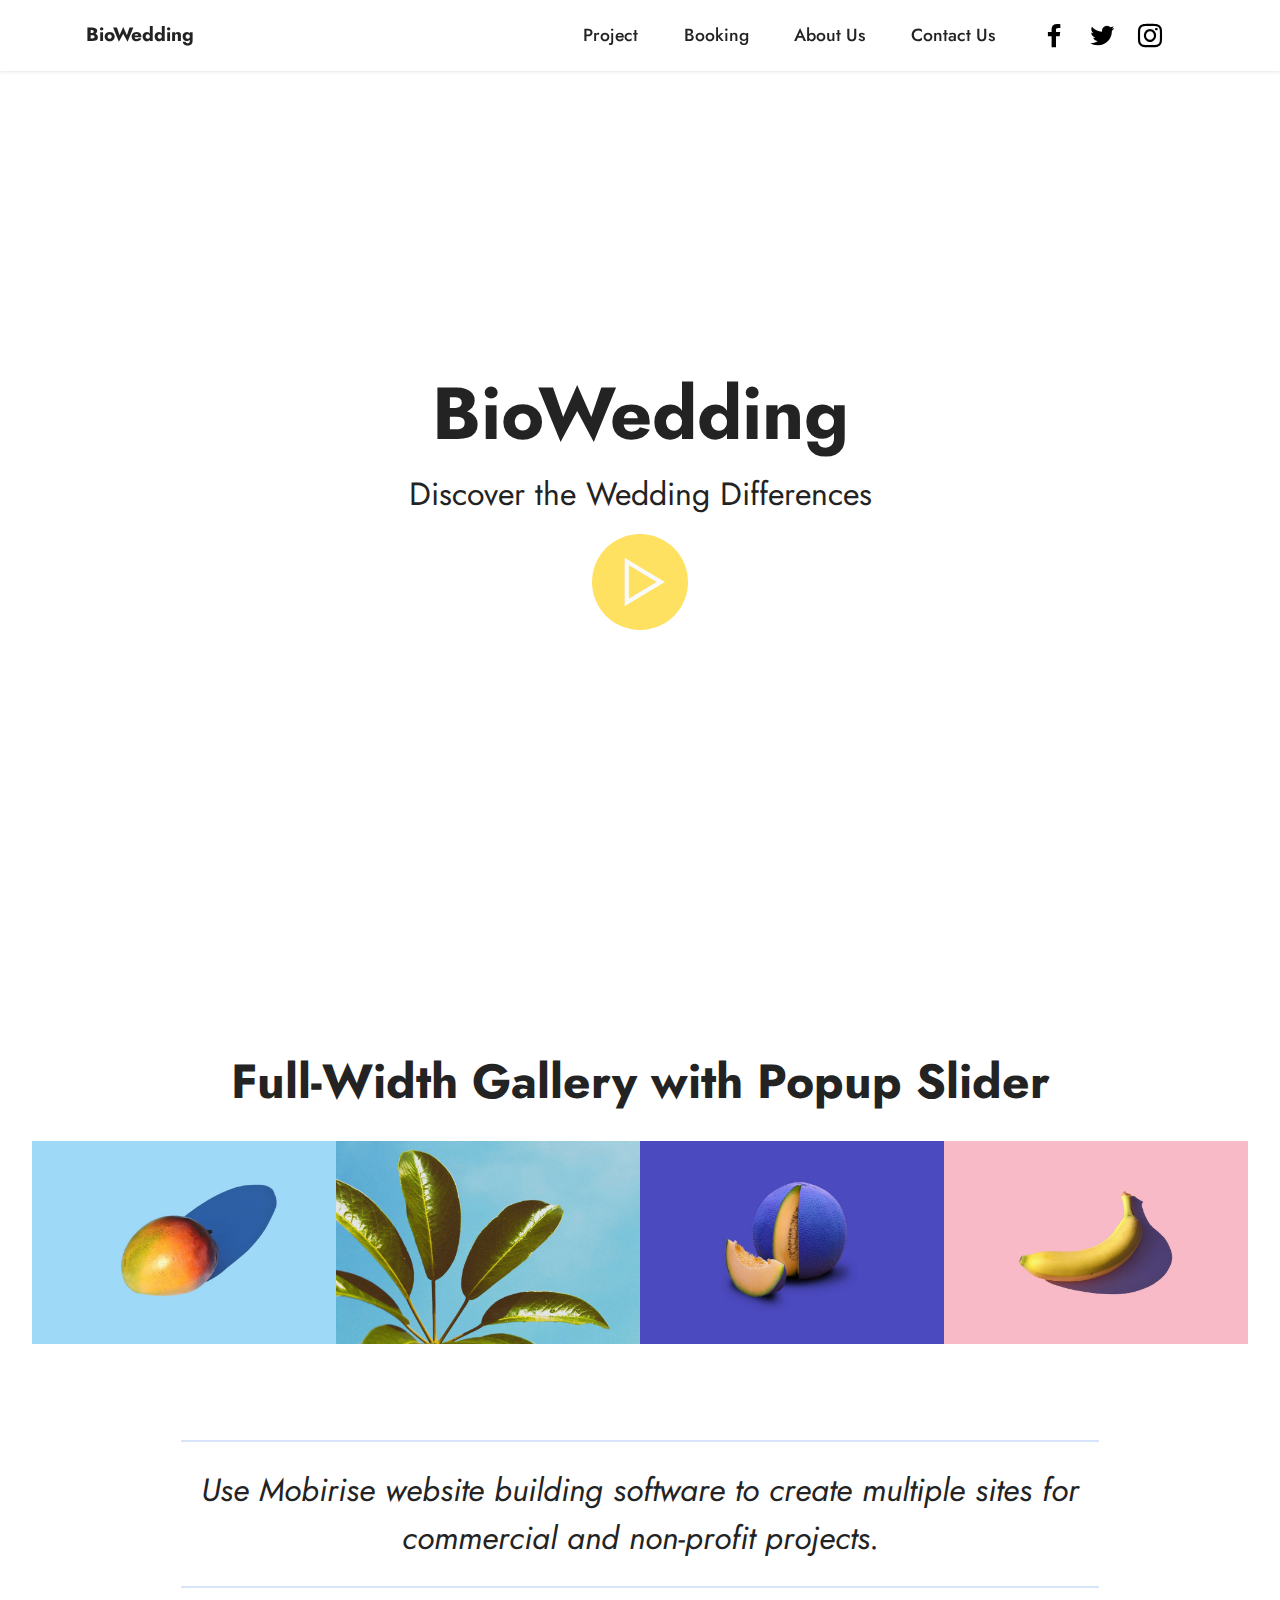
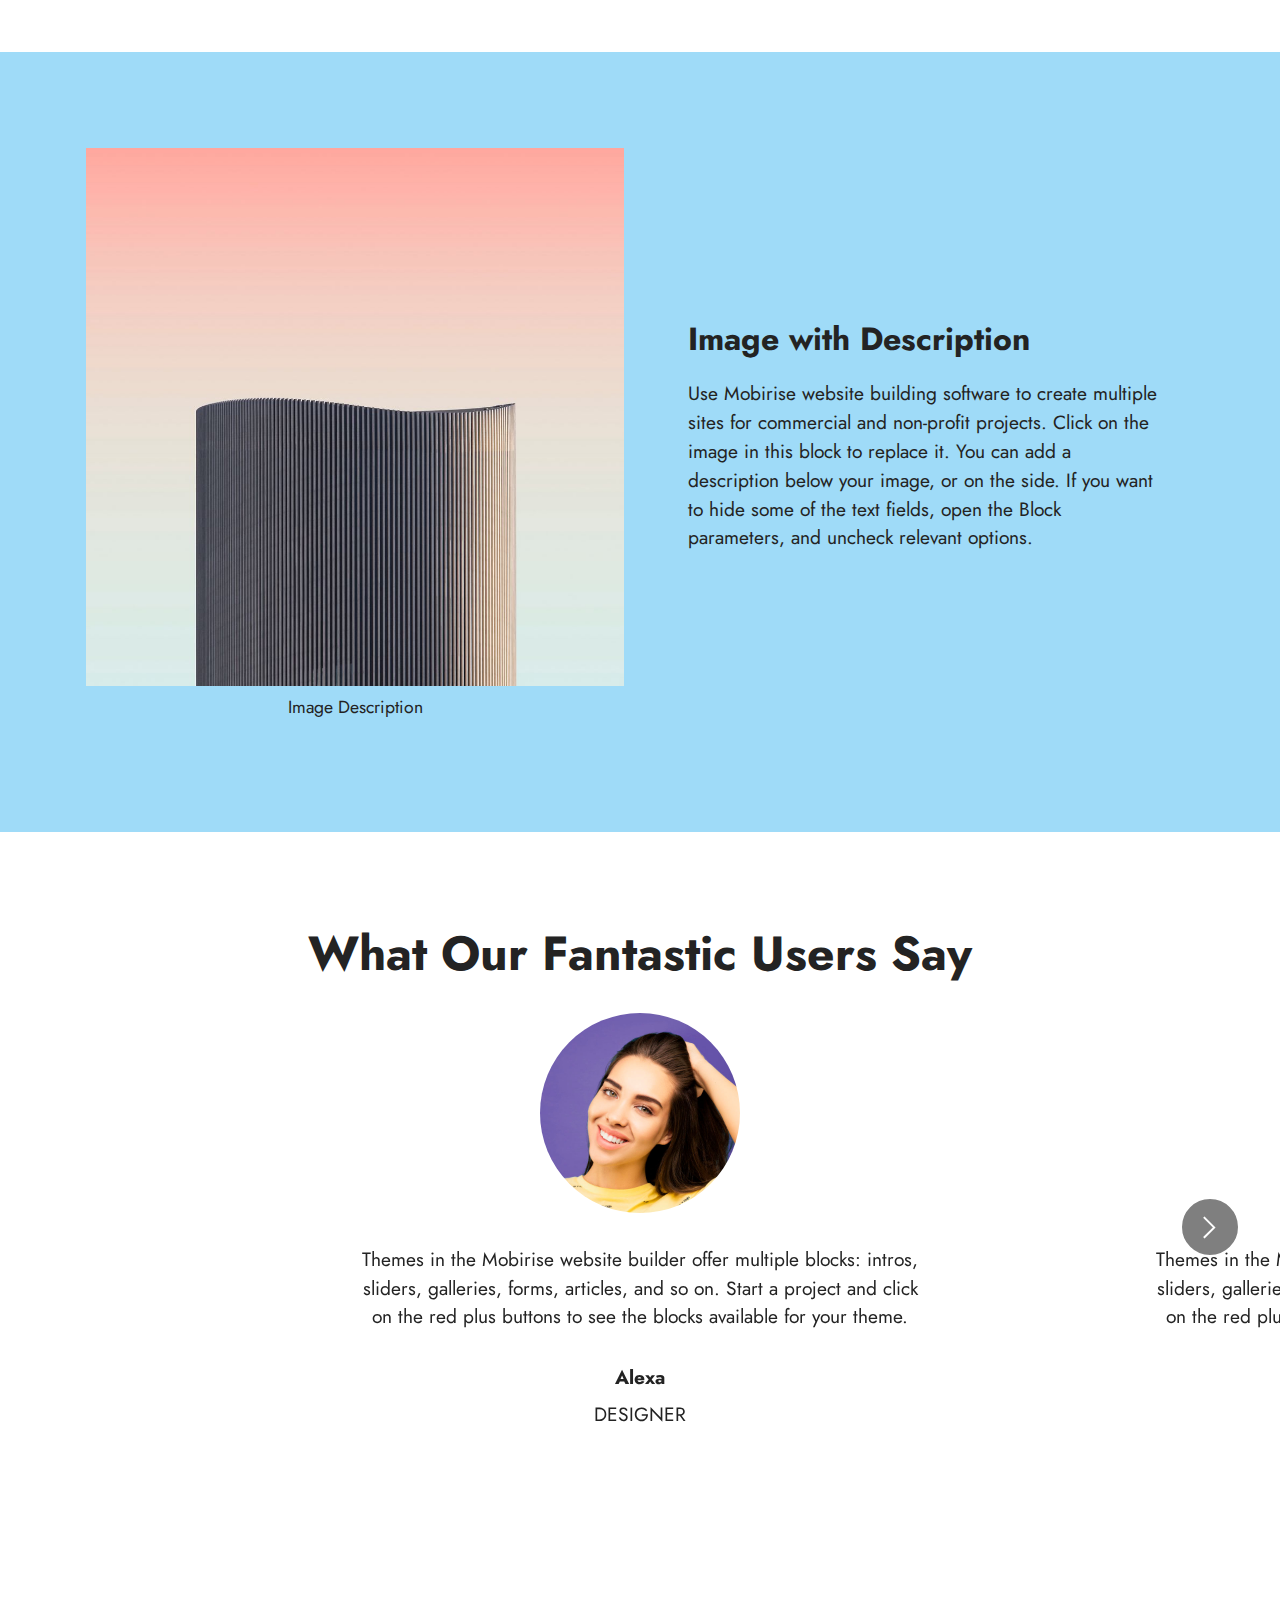
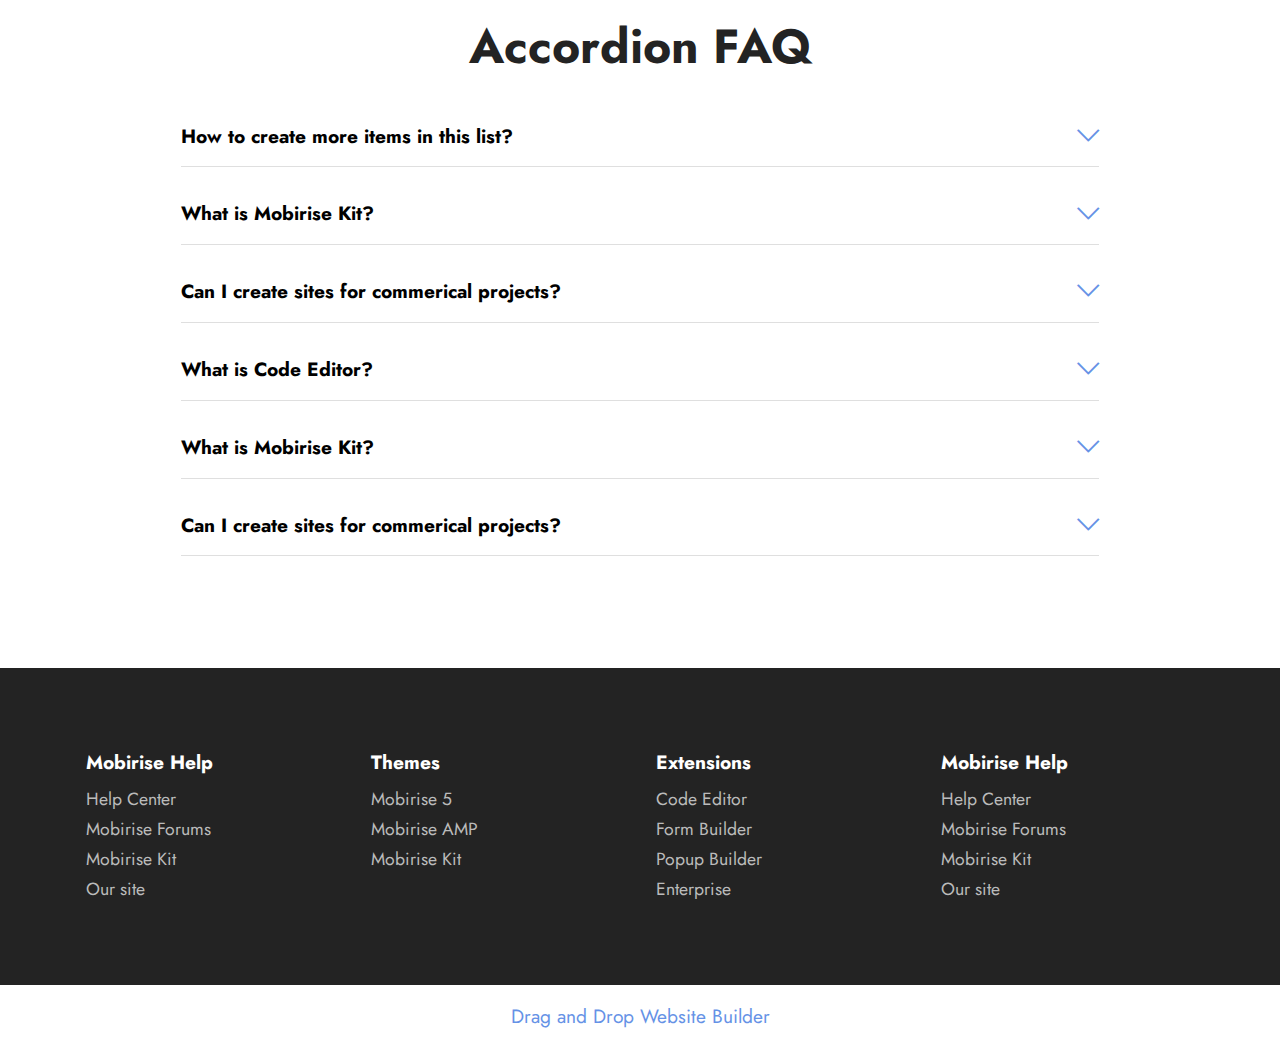
<file: index.html>
<!DOCTYPE html>
<html  >
<head>
  <!-- Site made with Mobirise Website Builder v5.9.13, https://mobirise.com -->
  <meta charset="UTF-8">
  <meta http-equiv="X-UA-Compatible" content="IE=edge">
  <meta name="generator" content="Mobirise v5.9.13, mobirise.com">
  <meta name="viewport" content="width=device-width, initial-scale=1, minimum-scale=1">
  <link rel="shortcut icon" href="assets/images/logo.png" type="image/x-icon">
  <meta name="description" content="">
  
  
  <title>Home</title>
  <link rel="stylesheet" href="assets/web/assets/mobirise-icons2/mobirise2.css">
  <link rel="stylesheet" href="assets/web/assets/mobirise-icons/mobirise-icons.css">
  <link rel="stylesheet" href="assets/bootstrap/css/bootstrap.min.css">
  <link rel="stylesheet" href="assets/bootstrap/css/bootstrap-grid.min.css">
  <link rel="stylesheet" href="assets/bootstrap/css/bootstrap-reboot.min.css">
  <link rel="stylesheet" href="assets/dropdown/css/style.css">
  <link rel="stylesheet" href="assets/socicon/css/styles.css">
  <link rel="stylesheet" href="assets/theme/css/style.css">
  <link rel="preload" href="https://fonts.googleapis.com/css2?family=Jost:ital,wght@0,400;0,700;1,400;1,700&display=swap&display=swap" as="style" onload="this.onload=null;this.rel='stylesheet'">
  <noscript><link rel="stylesheet" href="https://fonts.googleapis.com/css2?family=Jost:ital,wght@0,400;0,700;1,400;1,700&display=swap&display=swap"></noscript>
  <link rel="preload" as="style" href="assets/mobirise/css/mbr-additional.css?v=SLYyKn"><link rel="stylesheet" href="assets/mobirise/css/mbr-additional.css?v=SLYyKn" type="text/css">

  
  
  
</head>
<body>
  
  <section data-bs-version="5.1" class="menu menu3 cid-u5gWJdvowL" once="menu" id="menu3-0">
    
    <nav class="navbar navbar-dropdown navbar-fixed-top navbar-expand-lg">
        <div class="container">
            <div class="navbar-brand">
                
                <span class="navbar-caption-wrap"><a class="navbar-caption text-black display-7" href="https://mobiri.se">BioWedding</a></span>
            </div>
            <button class="navbar-toggler" type="button" data-toggle="collapse" data-bs-toggle="collapse" data-target="#navbarSupportedContent" data-bs-target="#navbarSupportedContent" aria-controls="navbarNavAltMarkup" aria-expanded="false" aria-label="Toggle navigation">
                <div class="hamburger">
                    <span></span>
                    <span></span>
                    <span></span>
                    <span></span>
                </div>
            </button>
            <div class="collapse navbar-collapse" id="navbarSupportedContent">
                <ul class="navbar-nav nav-dropdown nav-right" data-app-modern-menu="true"><li class="nav-item"><a class="nav-link link text-black text-primary display-4" href="projcet.html">Project</a></li>
                    <li class="nav-item"><a class="nav-link link text-black text-primary display-4" href="booking.html">Booking</a></li>
                    <li class="nav-item"><a class="nav-link link text-black text-primary display-4" href="tentang.html">About Us</a>
                    </li><li class="nav-item"><a class="nav-link link text-black text-primary display-4" href="contact.html">Contact Us</a></li></ul>
                <div class="icons-menu">
                    <a class="iconfont-wrapper" href="https://mobiri.se" target="_blank">
                        <span class="p-2 mbr-iconfont socicon-facebook socicon"></span>
                    </a>
                    <a class="iconfont-wrapper" href="https://mobiri.se" target="_blank">
                        <span class="p-2 mbr-iconfont socicon-twitter socicon"></span>
                    </a>
                    <a class="iconfont-wrapper" href="https://mobiri.se" target="_blank">
                        <span class="p-2 mbr-iconfont socicon-instagram socicon"></span>
                    </a>
                    
                </div>
                
            </div>
        </div>
    </nav>
</section>

<section data-bs-version="5.1" class="header17 cid-u5gXhPsW5Z mbr-fullscreen" data-bg-video="https://youtu.be/y4bSFu5DySE?si=zurQmi3qTzy-lfrd" id="header17-2">

    

    <div class="mbr-overlay" style="opacity: 0.5; background-color: rgb(255, 255, 255);">
    </div>

    <div class="align-center container">
        <div class="row justify-content-md-center">
            <div class="col-md-10">
                <h1 class="mbr-section-title mb-3 mbr-fonts-style display-1">
                    <strong>BioWedding</strong></h1>
                <p class="mbr-text mb-3 mbr-fonts-style display-5">
                    Discover the Wedding Differences</p>
                <div class="mbr-media mb-3 show-modal" data-modal=".modalWindow">
                    <div class="icon-wrapper">
                        <span class="mbr-iconfont mobi-mbri-play mobi-mbri"></span>
                    </div>
                </div>
                
            </div>
        </div>
    </div>
    <div>
        <div class="modalWindow" style="display: none;">
            <div class="modalWindow-container">
                <div class="modalWindow-video-container">
                    <div class="modalWindow-video">
                        <iframe width="100%" height="100%" frameborder="0" allowfullscreen="1" data-src="https://youtu.be/y4bSFu5DySE?si=zurQmi3qTzy-lfrd"></iframe>
                    </div>
                    <a class="close" role="button" data-dismiss="modal" data-bs-dismiss="modal">
                        <span aria-hidden="true" class="mbr-iconfont mobi-mbri-close mobi-mbri closeModal"></span>
                        <span class="sr-only visually-hidden">Close</span>
                    </a>
                </div>
            </div>
        </div>
    </div>
</section>

<section data-bs-version="5.1" class="gallery6 mbr-gallery cid-u5gXVeXoVo" id="gallery6-4">
    

    
    

    <div class="container-fluid">
        <div class="mbr-section-head">
            <h3 class="mbr-section-title mbr-fonts-style align-center m-0 display-2"><strong>Full-Width Gallery with Popup Slider</strong></h3>
            
        </div>
        <div class="row mbr-gallery mt-4">
            
            <div class="col-12 col-md-6 col-lg-3 item gallery-image active">
                <div class="item-wrapper" data-toggle="modal" data-bs-toggle="modal" data-target="#u5iG5aNMfR-modal" data-bs-target="#u5iG5aNMfR-modal">
                    <img class="w-100" src="assets/images/features2.jpg" alt="Mobirise Website Builder" data-slide-to="0" data-bs-slide-to="0" data-target="#lb-u5iG5aNMfR" data-bs-target="#lb-u5iG5aNMfR">
                    <div class="icon-wrapper">
                        <span class="mobi-mbri mobi-mbri-search mbr-iconfont mbr-iconfont-btn"></span>
                    </div>
                </div>
                
            </div><div class="col-12 col-md-6 col-lg-3 item gallery-image">
                <div class="item-wrapper" data-toggle="modal" data-bs-toggle="modal" data-target="#u5iG5aNMfR-modal" data-bs-target="#u5iG5aNMfR-modal">
                    <img class="w-100" src="assets/images/features4.jpg" alt="Mobirise Website Builder" data-slide-to="1" data-bs-slide-to="1" data-target="#lb-u5iG5aNMfR" data-bs-target="#lb-u5iG5aNMfR">
                    <div class="icon-wrapper">
                        <span class="mobi-mbri mobi-mbri-search mbr-iconfont mbr-iconfont-btn"></span>
                    </div>
                </div>
                
            </div><div class="col-12 col-md-6 col-lg-3 item gallery-image">
                <div class="item-wrapper" data-toggle="modal" data-bs-toggle="modal" data-target="#u5iG5aNMfR-modal" data-bs-target="#u5iG5aNMfR-modal">
                    <img class="w-100" src="assets/images/features1.jpg" alt="Mobirise Website Builder" data-slide-to="2" data-bs-slide-to="2" data-target="#lb-u5iG5aNMfR" data-bs-target="#lb-u5iG5aNMfR">
                    <div class="icon-wrapper">
                        <span class="mobi-mbri mobi-mbri-search mbr-iconfont mbr-iconfont-btn"></span>
                    </div>
                </div>
                
            </div>
            
            <div class="col-12 col-md-6 col-lg-3 item gallery-image">
                <div class="item-wrapper" data-toggle="modal" data-bs-toggle="modal" data-target="#u5iG5aNMfR-modal" data-bs-target="#u5iG5aNMfR-modal">
                    <img class="w-100" src="assets/images/features3.jpg" alt="Mobirise Website Builder" data-slide-to="3" data-bs-slide-to="3" data-target="#lb-u5iG5aNMfR" data-bs-target="#lb-u5iG5aNMfR">
                    <div class="icon-wrapper">
                        <span class="mobi-mbri mobi-mbri-search mbr-iconfont mbr-iconfont-btn"></span>
                    </div>
                </div>
                
            </div>
        </div>

        <div class="modal mbr-slider" tabindex="-1" role="dialog" aria-hidden="true" id="u5iG5aNMfR-modal">
            <div class="modal-dialog" role="document">
                <div class="modal-content">
                    <div class="modal-body">
                        <div class="carousel slide" id="lb-u5iG5aNMfR" data-interval="5000" data-bs-interval="5000">
                            <div class="carousel-inner">
                                
                                <div class="carousel-item">
                                    <img class="d-block w-100" src="assets/images/features2.jpg" alt="Mobirise Website Builder">
                                </div><div class="carousel-item">
                                    <img class="d-block w-100" src="assets/images/features4.jpg" alt="Mobirise Website Builder">
                                </div><div class="carousel-item active">
                                    <img class="d-block w-100" src="assets/images/features1.jpg" alt="Mobirise Website Builder">
                                </div>
                                
                                <div class="carousel-item">
                                    <img class="d-block w-100" src="assets/images/features3.jpg" alt="Mobirise Website Builder">
                                </div>
                            </div>
                            <ol class="carousel-indicators">
                                <li data-slide-to="0" data-bs-slide-to="0" class="active" data-target="#lb-u5iG5aNMfR" data-bs-target="#lb-u5iG5aNMfR"></li>
                                <li data-slide-to="1" data-bs-slide-to="1" data-target="#lb-u5iG5aNMfR" data-bs-target="#lb-u5iG5aNMfR"></li>
                                <li data-slide-to="2" data-bs-slide-to="2" data-target="#lb-u5iG5aNMfR" data-bs-target="#lb-u5iG5aNMfR"></li>
                                <li data-slide-to="3" data-bs-slide-to="3" data-target="#lb-u5iG5aNMfR" data-bs-target="#lb-u5iG5aNMfR"></li>
                            </ol>
                            <a role="button" href="" class="close" data-dismiss="modal" data-bs-dismiss="modal" aria-label="Close">
                            </a>
                            <a class="carousel-control-prev carousel-control" role="button" data-slide="prev" data-bs-slide="prev" href="#lb-u5iG5aNMfR">
                                <span class="mobi-mbri mobi-mbri-arrow-prev" aria-hidden="true"></span>
                                <span class="sr-only visually-hidden">Previous</span>
                            </a>
                            <a class="carousel-control-next carousel-control" role="button" data-slide="next" data-bs-slide="next" href="#lb-u5iG5aNMfR">
                                <span class="mobi-mbri mobi-mbri-arrow-next" aria-hidden="true"></span>
                                <span class="sr-only visually-hidden">Next</span>
                            </a>
                        </div>
                    </div>
                </div>
            </div>
        </div>
    </div>
</section>

<section data-bs-version="5.1" class="content6 cid-u5h38UPEPZ" id="content6-f">
    
    <div class="container">
        <div class="row justify-content-center">
            <div class="col-md-12 col-lg-10">
                <hr class="line">
                <p class="mbr-text align-center mbr-fonts-style my-4 display-5">
                    <em>Use Mobirise website building software to create multiple sites for commercial and non-profit projects.</em>
                </p>
                <hr class="line">
            </div>
        </div>
    </div>
</section>

<section data-bs-version="5.1" class="image1 cid-u5h2neb3H1" id="image1-c">
    

    
    

    <div class="container">
        <div class="row align-items-center">
            <div class="col-12 col-lg-6">
                <div class="image-wrapper">
                    <img src="assets/images/4.jpg" alt="Mobirise Website Builder">
                    <p class="mbr-description mbr-fonts-style pt-2 align-center display-4">
                    Image Description</p>
                </div>
            </div>
            <div class="col-12 col-lg">
                <div class="text-wrapper">
                    <h3 class="mbr-section-title mbr-fonts-style mb-3 display-5">
                        <strong>Image with Description</strong></h3>
                    <p class="mbr-text mbr-fonts-style display-7">
                        Use Mobirise website building software to create multiple sites for commercial and non-profit projects. Click on the image in this block to replace it. You can add a description below your image, or on the side. If you want to hide some of the text fields, open the Block parameters, and uncheck relevant options.</p>
                </div>
            </div>
        </div>
    </div>
</section>

<section data-bs-version="5.1" class="people5 mbr-embla cid-u5gYUJUUdG" id="people5-a">

    

    
    

    <div class="position-relative text-center">
        <h3 class="mb-4 mbr-fonts-style display-2">
            <strong>What Our Fantastic Users Say</strong>
        </h3>

        <div class="embla" data-skip-snaps="true" data-align="center" data-auto-play="true" data-auto-play-interval="5" data-draggable="true">
            <div class="embla__viewport container-fluid">
                <div class="embla__container">
                    <div class="embla__slide slider-image item" style="margin-left: 7rem; margin-right: 7rem;">
                        <div class="user">
                            <div class="user_image">
                                <div class="item-wrapper position-relative">
                                    <img src="assets/images/team3.jpg" alt="Mobirise Website Builder">
                                </div>
                            </div>
                            <div class="user_text mb-4">
                                <p class="mbr-fonts-style display-7">
                                    Themes in the Mobirise website builder offer multiple blocks: intros, sliders, galleries, forms, articles, and so on. Start a project and click on the red plus buttons to see the blocks available for your theme.
                                </p>
                            </div>
                            <div class="user_name mbr-fonts-style mb-2 display-7">
                                <strong>Alexa</strong>
                            </div>
                            <div class="user_desk mbr-fonts-style display-7">
                                DESIGNER
                            </div>
                        </div>
                    </div>
                    <div class="embla__slide slider-image item" style="margin-left: 7rem; margin-right: 7rem;">
                        <div class="user">
                            <div class="user_image">
                                <div class="item-wrapper position-relative">
                                    <img src="assets/images/team2.jpg" alt="Mobirise Website Builder">
                                </div>
                            </div>
                            <div class="user_text mb-4">
                                <p class="mbr-fonts-style display-7">
                                    Themes in the Mobirise website builder offer multiple blocks: intros, sliders, galleries, forms, articles, and so on. Start a project and click on the red plus buttons to see the blocks available for your theme.
                                </p>
                            </div>
                            <div class="user_name mbr-fonts-style mb-2 display-7">
                                <strong>Linda</strong>
                            </div>
                            <div class="user_desk mbr-fonts-style display-7">
                                DEVELOPER
                            </div>
                        </div>
                    </div>
                    <div class="embla__slide slider-image item" style="margin-left: 7rem; margin-right: 7rem;">
                        <div class="user">
                            <div class="user_image">
                                <div class="item-wrapper position-relative">
                                    <img src="assets/images/team1.jpg" alt="Mobirise Website Builder">
                                </div>
                            </div>
                            <div class="user_text mb-4">
                                <p class="mbr-fonts-style display-7">
                                    Themes in the Mobirise website builder offer multiple blocks: intros, sliders, galleries, forms, articles, and so on. Start a project and click on the red plus buttons to see the blocks available for your theme.
                                </p>
                            </div>
                            <div class="user_name mbr-fonts-style mb-2 display-7">
                                <strong>Herbert</strong>
                            </div>
                            <div class="user_desk mbr-fonts-style display-7">
                                DEVELOPER
                            </div>
                        </div>
                    </div>
                </div>
            </div>
            <button class="embla__button embla__button--prev">
                <span class="mobi-mbri mobi-mbri-arrow-prev mbr-iconfont" aria-hidden="true"></span>
                <span class="sr-only visually-hidden visually-hidden">Previous</span>
            </button>
            <button class="embla__button embla__button--next">
                <span class="mobi-mbri mobi-mbri-arrow-next mbr-iconfont" aria-hidden="true"></span>
                <span class="sr-only visually-hidden visually-hidden">Next</span>
            </button>
        </div>
    </div>
</section>

<section data-bs-version="5.1" class="content16 cid-u5i8J4xyLc" id="content16-1s">

    

    
    
    <div class="container">
        <div class="row justify-content-center">
            <div class="col-12 col-md-10">
                <div class="mbr-section-head align-center mb-4">
                    <h3 class="mbr-section-title mb-0 mbr-fonts-style display-2">
                        <strong>Accordion FAQ</strong>
                    </h3>
                    
                </div>
                <div id="bootstrap-accordion_64" class="panel-group accordionStyles accordion" role="tablist" aria-multiselectable="true">
                    <div class="card mb-3">
                        <div class="card-header" role="tab" id="headingOne">
                            <a role="button" class="panel-title collapsed" data-toggle="collapse" data-bs-toggle="collapse" data-core="" href="#collapse1_64" aria-expanded="false" aria-controls="collapse1">
                                <h6 class="panel-title-edit mbr-fonts-style mb-0 display-7"><strong>How to create more items in this list?</strong>
                                </h6>
                                <span class="sign mbr-iconfont mbri-arrow-down"></span>
                            </a>
                        </div>
                        <div id="collapse1_64" class="panel-collapse noScroll collapse" role="tabpanel" aria-labelledby="headingOne" data-parent="#accordion" data-bs-parent="#bootstrap-accordion_64">
                            <div class="panel-body">
                                <p class="mbr-fonts-style panel-text display-4">The number of items is limited in this block. Open
                                    the Block parameters to change the amount of items.</p>
                            </div>
                        </div>
                    </div>
                    <div class="card mb-3">
                        <div class="card-header" role="tab" id="headingOne">
                            <a role="button" class="panel-title collapsed" data-toggle="collapse" data-bs-toggle="collapse" data-core="" href="#collapse2_64" aria-expanded="false" aria-controls="collapse2">
                                <h6 class="panel-title-edit mbr-fonts-style mb-0 display-7"><strong>What is Mobirise Kit?
                                    </strong></h6>
                                <span class="sign mbr-iconfont mbri-arrow-down"></span>
                            </a>
                        </div>
                        <div id="collapse2_64" class="panel-collapse noScroll collapse" role="tabpanel" aria-labelledby="headingOne" data-parent="#accordion" data-bs-parent="#bootstrap-accordion_64">
                            <div class="panel-body">
                                <p class="mbr-fonts-style panel-text display-4">
                                    Mobirise Kit is a service that provides the access to all current and new
                                    themes/extensions developed by Mobirise. New themes/extensions are released every
                                    month and will be available in your account during your plan period, without any
                                    additional charge.</p>
                            </div>
                        </div>
                    </div>
                    <div class="card mb-3">
                        <div class="card-header" role="tab" id="headingOne">
                            <a role="button" class="panel-title collapsed" data-toggle="collapse" data-bs-toggle="collapse" data-core="" href="#collapse3_64" aria-expanded="false" aria-controls="collapse3">
                                <h6 class="panel-title-edit mbr-fonts-style mb-0 display-7"><strong>Can I create sites for commerical
                                        projects?</strong></h6>
                                <span class="sign mbr-iconfont mbri-arrow-down"></span>
                            </a>
                        </div>
                        <div id="collapse3_64" class="panel-collapse noScroll collapse" role="tabpanel" aria-labelledby="headingOne" data-parent="#accordion" data-bs-parent="#bootstrap-accordion_64">
                            <div class="panel-body">
                                <p class="mbr-fonts-style panel-text display-4">
                                    Yes, Mobirise is free for both non-profit and commercial sites.</p>
                            </div>
                        </div>
                    </div>
                    <div class="card mb-3">
                        <div class="card-header" role="tab" id="headingOne">
                            <a role="button" class="panel-title collapsed" data-toggle="collapse" data-bs-toggle="collapse" data-core="" href="#collapse4_64" aria-expanded="false" aria-controls="collapse4">
                                <h6 class="panel-title-edit mbr-fonts-style mb-0 display-7"><strong>What is Code Editor?</strong></h6>
                                <span class="sign mbr-iconfont mbri-arrow-down"></span>
                            </a>
                        </div>
                        <div id="collapse4_64" class="panel-collapse noScroll collapse" role="tabpanel" aria-labelledby="headingOne" data-parent="#accordion" data-bs-parent="#bootstrap-accordion_64">
                            <div class="panel-body">
                                <p class="mbr-fonts-style panel-text display-4">
                                    This extension allows editing the code of block in the app. Also, it's possible to
                                    add code to the head and body parts of pages.</p>
                            </div>
                        </div>
                    </div>
                    <div class="card mb-3">
                        <div class="card-header" role="tab" id="headingOne">
                            <a role="button" class="panel-title collapsed" data-toggle="collapse" data-bs-toggle="collapse" data-core="" href="#collapse5_64" aria-expanded="false" aria-controls="collapse5">
                                <h6 class="panel-title-edit mbr-fonts-style mb-0 display-7"><strong>What is Mobirise Kit?
                                    </strong></h6>
                                <span class="sign mbr-iconfont mbri-arrow-down"></span>
                            </a>
                        </div>
                        <div id="collapse5_64" class="panel-collapse noScroll collapse" role="tabpanel" aria-labelledby="headingOne" data-parent="#accordion" data-bs-parent="#bootstrap-accordion_64">
                            <div class="panel-body">
                                <p class="mbr-fonts-style panel-text display-4">
                                    Mobirise Kit is a service that provides the access to all current and new
                                    themes/extensions developed by Mobirise. New themes/extensions are released every
                                    month and will be available in your account during your plan period, without any
                                    additional charge.</p>
                            </div>
                        </div>
                    </div>
                    <div class="card mb-3">
                        <div class="card-header" role="tab" id="headingOne">
                            <a role="button" class="panel-title collapsed" data-toggle="collapse" data-bs-toggle="collapse" data-core="" href="#collapse6_64" aria-expanded="false" aria-controls="collapse6">
                                <h6 class="panel-title-edit mbr-fonts-style mb-0 display-7"><strong>Can I create sites for commerical
                                        projects?</strong></h6>
                                <span class="sign mbr-iconfont mbri-arrow-down"></span>
                            </a>
                        </div>
                        <div id="collapse6_64" class="panel-collapse noScroll collapse" role="tabpanel" aria-labelledby="headingOne" data-parent="#accordion" data-bs-parent="#bootstrap-accordion_64">
                            <div class="panel-body">
                                <p class="mbr-fonts-style panel-text display-4">
                                    Yes, Mobirise is free for both non-profit and commercial sites.</p>
                            </div>
                        </div>
                    </div>
                </div>
            </div>
        </div>
    </div>
</section>

<section data-bs-version="5.1" class="footer2 cid-u5hcXFu6PY" once="footers" id="footer2-u">

    

    
    
    <div class="container">
        <div class="row mbr-white">
            <div class="col-6 col-md-4 col-lg-3">
                <h5 class="mbr-section-subtitle mbr-fonts-style mb-2 display-7">
                    <strong>Mobirise Help</strong>
                </h5>
                <ul class="list mbr-fonts-style display-4">
                    <li class="mbr-text item-wrap">Help Center</li>
                    <li class="mbr-text item-wrap">Mobirise Forums</li>
                    <li class="mbr-text item-wrap">Mobirise Kit</li>
                    <li class="mbr-text item-wrap">Our site</li>
                </ul>
            </div>
            <div class="col-6 col-md-4 col-lg-3">
                <h5 class="mbr-section-subtitle mbr-fonts-style mb-2 display-7">
                    <strong>Themes</strong>
                </h5>
                <ul class="list mbr-fonts-style display-4">
                    <li class="mbr-text item-wrap">Mobirise 5</li>
                    <li class="mbr-text item-wrap">Mobirise AMP</li>
                    <li class="mbr-text item-wrap">Mobirise Kit</li>
                </ul>
            </div>
            <div class="col-6 col-md-4 col-lg-3">
                <h5 class="mbr-section-subtitle mbr-fonts-style mb-2 display-7">
                    <strong>Extensions</strong>
                </h5>
                <ul class="list mbr-fonts-style display-4">
                    <li class="mbr-text item-wrap">Code Editor</li>
                    <li class="mbr-text item-wrap">Form Builder</li>
                    <li class="mbr-text item-wrap">Popup Builder</li>
                    <li class="mbr-text item-wrap">Enterprise</li>
                </ul>
            </div>
            <div class="col-6 col-md-4 col-lg-3">
                <h5 class="mbr-section-subtitle mbr-fonts-style mb-2 display-7">
                    <strong>Mobirise Help</strong>
                </h5>
                <ul class="list mbr-fonts-style display-4">
                    <li class="mbr-text item-wrap">Help Center</li>
                    <li class="mbr-text item-wrap">Mobirise Forums</li>
                    <li class="mbr-text item-wrap">Mobirise Kit</li>
                    <li class="mbr-text item-wrap">Our site</li>
                </ul>
            </div>
            
        </div>
    </div>
</section><section class="display-7" style="padding: 0;align-items: center;justify-content: center;flex-wrap: wrap;    align-content: center;display: flex;position: relative;height: 4rem;"><a href="https://mobiri.se/3150332" style="flex: 1 1;height: 4rem;position: absolute;width: 100%;z-index: 1;"><img alt="" style="height: 4rem;" src="[data-uri]"></a><p style="margin: 0;text-align: center;" class="display-7">&#8204;</p><a style="z-index:1" href="https://mobirise.com/drag-drop-website-builder.html">Drag and Drop Website Builder</a></section><script src="assets/bootstrap/js/bootstrap.bundle.min.js"></script>  <script src="assets/smoothscroll/smooth-scroll.js"></script>  <script src="assets/ytplayer/index.js"></script>  <script src="assets/dropdown/js/navbar-dropdown.js"></script>  <script src="assets/playervimeo/vimeo_player.js"></script>  <script src="assets/vimeoplayer/player.js"></script>  <script src="assets/embla/embla.min.js"></script>  <script src="assets/embla/script.js"></script>  <script src="assets/mbr-switch-arrow/mbr-switch-arrow.js"></script>  <script src="assets/theme/js/script.js"></script>  
  
  
</body>
</html>
</file>
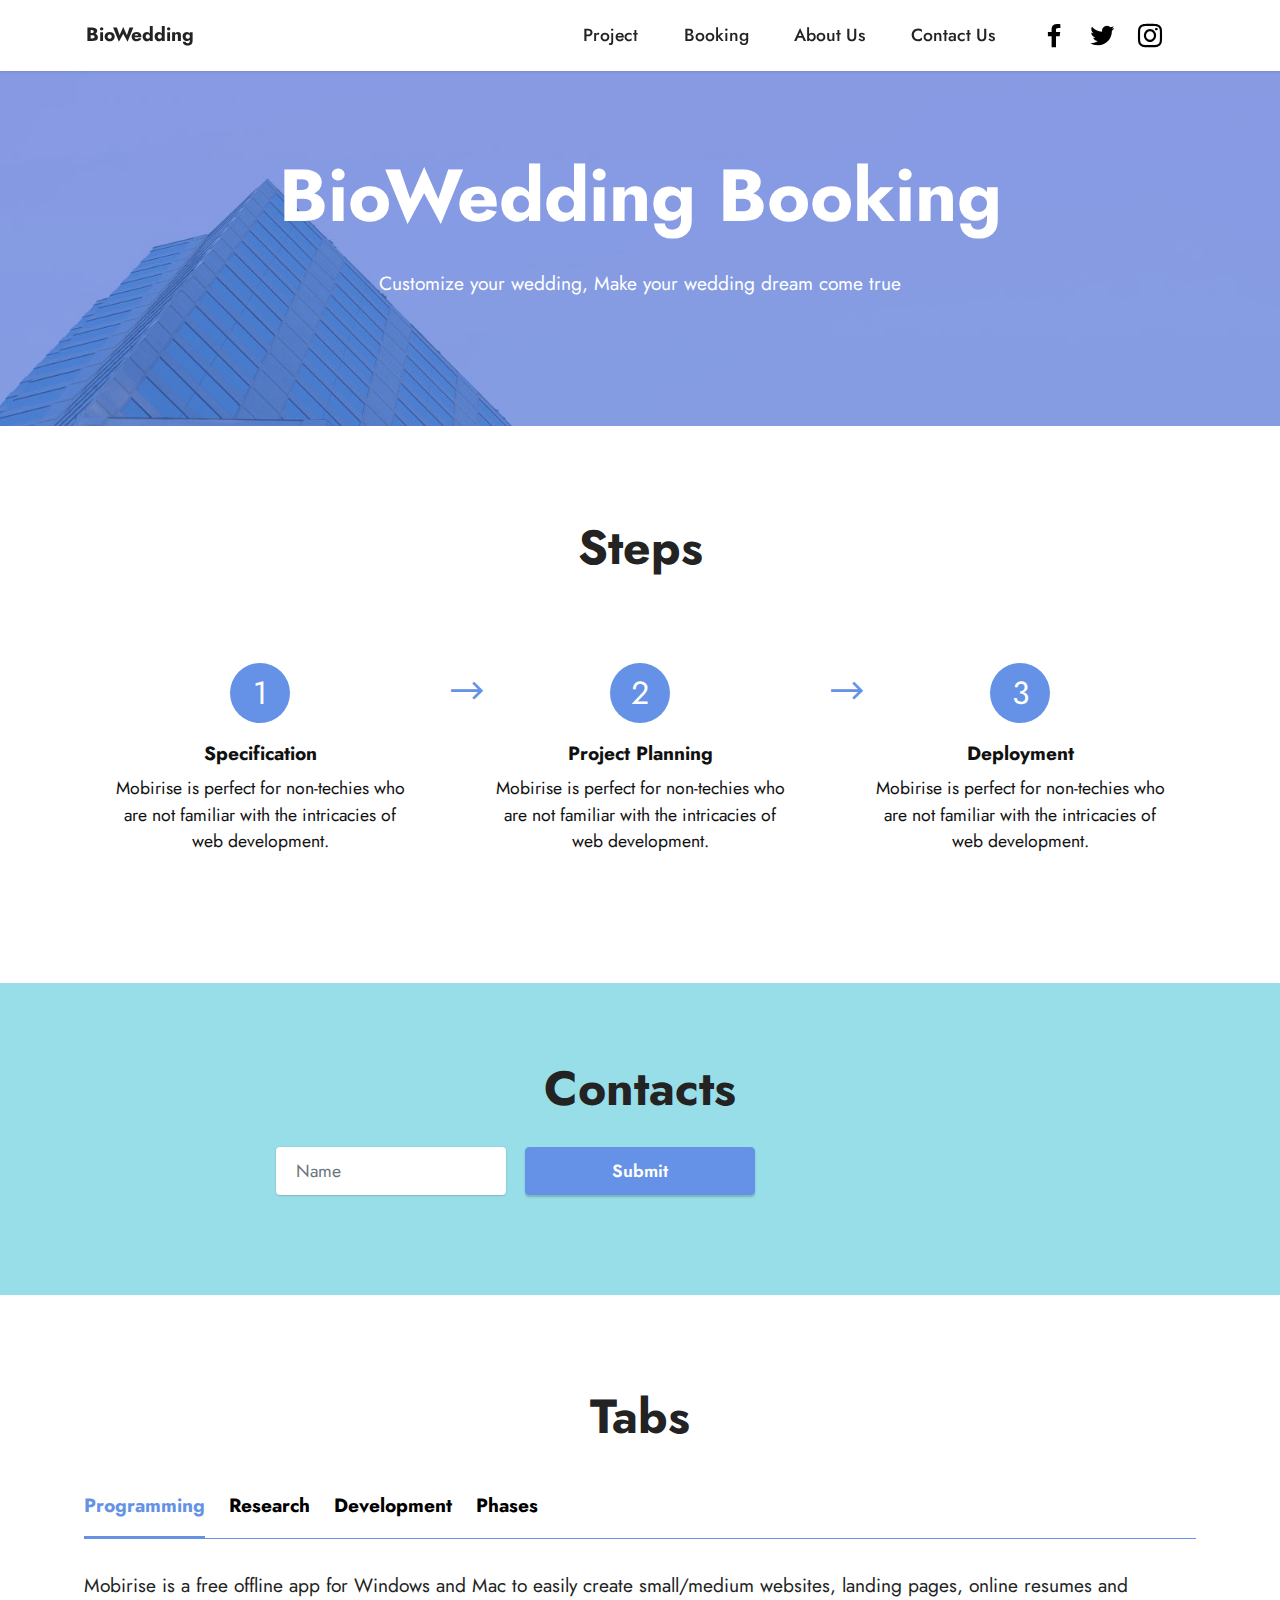
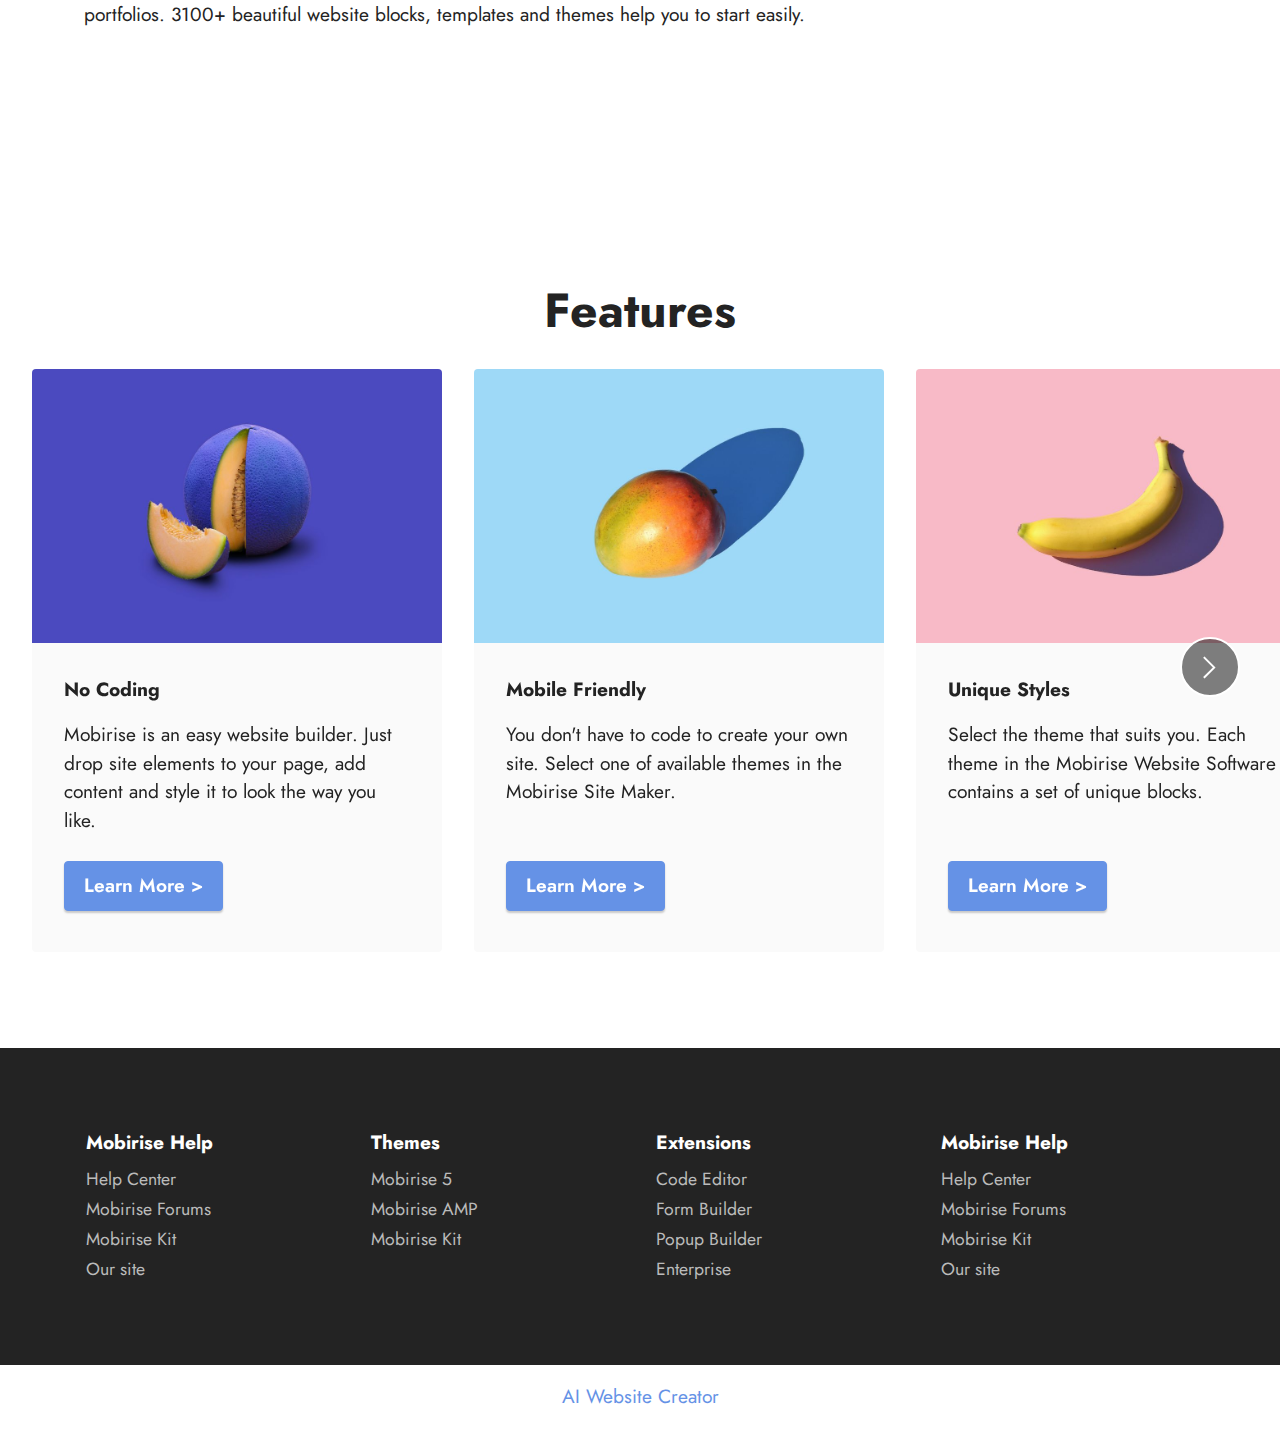
<file: booking.html>
<!DOCTYPE html>
<html  >
<head>
  <!-- Site made with Mobirise Website Builder v5.9.13, https://mobirise.com -->
  <meta charset="UTF-8">
  <meta http-equiv="X-UA-Compatible" content="IE=edge">
  <meta name="generator" content="Mobirise v5.9.13, mobirise.com">
  <meta name="viewport" content="width=device-width, initial-scale=1, minimum-scale=1">
  <link rel="shortcut icon" href="assets/images/logo.png" type="image/x-icon">
  <meta name="description" content="">
  
  
  <title>booking</title>
  <link rel="stylesheet" href="assets/web/assets/mobirise-icons2/mobirise2.css">
  <link rel="stylesheet" href="assets/bootstrap/css/bootstrap.min.css">
  <link rel="stylesheet" href="assets/bootstrap/css/bootstrap-grid.min.css">
  <link rel="stylesheet" href="assets/bootstrap/css/bootstrap-reboot.min.css">
  <link rel="stylesheet" href="assets/dropdown/css/style.css">
  <link rel="stylesheet" href="assets/socicon/css/styles.css">
  <link rel="stylesheet" href="assets/theme/css/style.css">
  <link rel="preload" href="https://fonts.googleapis.com/css2?family=Jost:ital,wght@0,400;0,700;1,400;1,700&display=swap&display=swap" as="style" onload="this.onload=null;this.rel='stylesheet'">
  <noscript><link rel="stylesheet" href="https://fonts.googleapis.com/css2?family=Jost:ital,wght@0,400;0,700;1,400;1,700&display=swap&display=swap"></noscript>
  <link rel="preload" as="style" href="assets/mobirise/css/mbr-additional.css?v=b6A2sq"><link rel="stylesheet" href="assets/mobirise/css/mbr-additional.css?v=b6A2sq" type="text/css">

  
  
  
</head>
<body>
  
  <section data-bs-version="5.1" class="menu menu3 cid-u5gWJdvowL" once="menu" id="menu3-11">
    
    <nav class="navbar navbar-dropdown navbar-fixed-top navbar-expand-lg">
        <div class="container">
            <div class="navbar-brand">
                
                <span class="navbar-caption-wrap"><a class="navbar-caption text-black display-7" href="https://mobiri.se">BioWedding</a></span>
            </div>
            <button class="navbar-toggler" type="button" data-toggle="collapse" data-bs-toggle="collapse" data-target="#navbarSupportedContent" data-bs-target="#navbarSupportedContent" aria-controls="navbarNavAltMarkup" aria-expanded="false" aria-label="Toggle navigation">
                <div class="hamburger">
                    <span></span>
                    <span></span>
                    <span></span>
                    <span></span>
                </div>
            </button>
            <div class="collapse navbar-collapse" id="navbarSupportedContent">
                <ul class="navbar-nav nav-dropdown nav-right" data-app-modern-menu="true"><li class="nav-item"><a class="nav-link link text-black text-primary display-4" href="projcet.html">Project</a></li>
                    <li class="nav-item"><a class="nav-link link text-black text-primary display-4" href="booking.html">Booking</a></li>
                    <li class="nav-item"><a class="nav-link link text-black text-primary display-4" href="tentang.html">About Us</a>
                    </li><li class="nav-item"><a class="nav-link link text-black text-primary display-4" href="contact.html">Contact Us</a></li></ul>
                <div class="icons-menu">
                    <a class="iconfont-wrapper" href="https://mobiri.se" target="_blank">
                        <span class="p-2 mbr-iconfont socicon-facebook socicon"></span>
                    </a>
                    <a class="iconfont-wrapper" href="https://mobiri.se" target="_blank">
                        <span class="p-2 mbr-iconfont socicon-twitter socicon"></span>
                    </a>
                    <a class="iconfont-wrapper" href="https://mobiri.se" target="_blank">
                        <span class="p-2 mbr-iconfont socicon-instagram socicon"></span>
                    </a>
                    
                </div>
                
            </div>
        </div>
    </nav>
</section>

<section data-bs-version="5.1" class="info3 cid-u5hfRP3Ke1" id="info3-13">

    

    
    <div class="mbr-overlay" style="opacity: 0.6; background-color: rgb(68, 121, 217);">
    </div>

    <div class="container">
        <div class="row justify-content-center">
            <div class="card col-12 col-lg-10">
                <div class="card-wrapper">
                    <div class="card-box align-center">
                        <h4 class="card-title mbr-fonts-style align-center mb-4 display-1">
                            <strong>BioWedding Booking</strong></h4>
                        <p class="mbr-text mbr-fonts-style mb-4 display-7">
                            Customize your wedding, Make your wedding dream come true</p>
                        
                    </div>
                </div>
            </div>
        </div>
    </div>
</section>

<section data-bs-version="5.1" class="features24 cid-u5i9cjv4mS" id="features24-1v">

    

    
    
    <div class="container">
        <div class="row justify-content-center">
            <div class="col-12">
                <div class="card-wrapper mb-4">
                    <div class="card-box align-center">
                        <h4 class="card-title mbr-fonts-style mb-4 display-2">
                            <strong>Steps</strong>
                        </h4>
                        
                        
                    </div>
                </div>
            </div>
            <div class="col-12 col-md-6 col-lg-4">
                <div class="item first mbr-flex p-4">
                    <div class="icon-wrap w-100">
                        <div class="icon-box">
                            <span class="step-number mbr-fonts-style display-5">1</span>
                        </div>
                    </div>

                    <div class="text-box">
                        <h4 class="icon-title card-title mbr-black mbr-fonts-style display-7">
                            <strong>Specification</strong>
                        </h4>
                        <h5 class="mbr-text mbr-black mbr-fonts-style display-4">Mobirise is perfect for non-techies who
                            are not familiar
                            with
                            the intricacies of web development.</h5>
                    </div>
                </div>
                <!-- <span mbr-icon class="mbr-iconfont mobi-mbri-devices mobi-mbri"></span> -->
            </div>
            <div class="col-12 col-md-6 col-lg-4">
                <div class="item mbr-flex p-4">
                    <div class="icon-wrap w-100">
                        <div class="icon-box">
                            <span class="step-number mbr-fonts-style display-5">2</span>
                        </div>
                    </div>
                    <div class="text-box">
                        <h4 class="icon-title card-title mbr-black mbr-fonts-style display-7">
                            <strong>Project Planning</strong>
                        </h4>
                        <h5 class="mbr-text mbr-black mbr-fonts-style display-4">Mobirise is perfect for non-techies who
                            are not familiar
                            with
                            the intricacies of web development.</h5>
                    </div>
                </div>
            </div>
            <div class="col-12 col-md-6 col-lg-4">
                <div class="item mbr-flex p-4">
                    <div class="icon-wrap w-100">
                        <div class="icon-box">
                            <span class="step-number mbr-fonts-style display-5">3</span>
                        </div>
                    </div>
                    <div class="text-box">
                        <h4 class="icon-title card-title mbr-black mbr-fonts-style display-7">
                            <strong>Deployment</strong>
                        </h4>
                        <h5 class="mbr-text mbr-black mbr-fonts-style display-4">Mobirise is perfect for non-techies who
                            are not familiar
                            with
                            the intricacies of web development.</h5>
                    </div>
                </div>
            </div>
            
            
            
            
            
        </div>
    </div>
</section>

<section data-bs-version="5.1" class="form8 cid-u5hgom0UH2" id="form8-16">
    
    
    <div class="container">
        <div class="mbr-section-head">
            <h3 class="mbr-section-title mbr-fonts-style align-center mb-0 display-2">
                <strong>Contacts</strong>
            </h3>
            
        </div>
        <div class="row justify-content-center mt-4">
            <div class="col-lg-8 mx-auto mbr-form" data-form-type="formoid">
                <form action="https://mobirise.eu/" method="POST" class="mbr-form form-with-styler mx-auto" data-form-title="Form Name"><input type="hidden" name="email" data-form-email="true" value="7LboNUoH2139hKklvhcbhBzVCQXIENnZSx8fIHxJD7WSRB4SJM/7y1OrI+jzg1XSxNkEJUlaoni/v30oUbaqXt3Bey9GRZobKOJQaGACcT4o4aFfXf1AUR4LFmHDTAfe">
                    <div class="row">
                        <div hidden="hidden" data-form-alert="" class="alert alert-success col-12">Hold on, we'll find them</div>
                        <div hidden="hidden" data-form-alert-danger="" class="alert alert-danger col-12">Oops...! some problem!</div>
                    </div>
                    <div class="dragArea row">
                        <div class="col-lg-4 col-md-12 col-sm-12 form-group mb-3" data-for="name">
                            <input type="text" name="name" placeholder="Name" data-form-field="name" class="form-control" value="" id="name-form8-16">
                        </div>
                        
                        <div class="col-lg-4 col-md-12 col-sm-12 mbr-section-btn align-center">
                            <button type="submit" class="btn btn-primary display-4">Submit</button>
                        </div>
                    </div>
                </form>
            </div>
        </div>
    </div>
</section>

<section data-bs-version="5.1" class="tabs content18 cid-u5hgbirgD3" id="tabs1-15">

    

    
    
    <div class="container-fluid">
        <div class="row justify-content-center">
            <div class="col-12 col-md-11">
                <h3 class="mbr-section-title mb-0 mbr-fonts-style display-2">
                    <strong>Tabs</strong></h3>
                
            </div>
        </div>
        <div class="row justify-content-center mt-4">
            <div class="col-12 col-md-11">
                <ul class="nav nav-tabs mb-4" role="tablist">
                    <li class="nav-item first mbr-fonts-style"><a class="nav-link mbr-fonts-style show active display-7" role="tab" data-toggle="tab" data-bs-toggle="tab" href="#tabs1-15_tab0" aria-selected="true">
                            <strong>Programming</strong>
                        </a></li>
                    <li class="nav-item"><a class="nav-link mbr-fonts-style active display-7" role="tab" data-toggle="tab" data-bs-toggle="tab" href="#tabs1-15_tab1" aria-selected="true">
                            <strong>Research</strong>
                        </a></li>
                    <li class="nav-item"><a class="nav-link mbr-fonts-style active display-7" role="tab" data-toggle="tab" data-bs-toggle="tab" href="#tabs1-15_tab2" aria-selected="true">
                            <strong>Development</strong>
                        </a></li>
                    <li class="nav-item"><a class="nav-link mbr-fonts-style active display-7" role="tab" data-toggle="tab" data-bs-toggle="tab" href="#tabs1-15_tab3" aria-selected="true">
                            <strong>Phases</strong>
                        </a></li>
                    
                    
                </ul>
                <div class="tab-content">
                    <div id="tab1" class="tab-pane in active" role="tabpanel">
                        <div class="row">
                            <div class="col-md-12">
                                <p class="mbr-text mbr-fonts-style display-7">
                                    Mobirise is a free offline app for Windows and Mac to easily create small/medium
                                    websites, landing pages, online resumes and portfolios. 3100+ beautiful website
                                    blocks, templates and themes help you to start easily.
                                </p>
                            </div>
                        </div>
                    </div>
                    <div id="tab2" class="tab-pane" role="tabpanel">
                        <div class="row">
                            <div class="col-md-12">
                                <p class="mbr-text mbr-fonts-style display-7">
                                    Mobile web traffic overtook desktop one in 2016 and will only grow, and that's why
                                    it's important to create websites that look good on all devices. No special actions
                                    required, all sites you make with the Builder are mobile-friendly. You don't have to
                                    create a special mobile version of your website, it will adapt automagically. </p>
                            </div>
                        </div>
                    </div>
                    <div id="tab3" class="tab-pane" role="tabpanel">
                        <div class="row">
                            <div class="col-md-12">
                                <p class="mbr-text mbr-fonts-style display-7">
                                    Mobirise is an easy and simple free website builder - just drop site elements to
                                    your page, add content and style it to look the way you like.
                                </p>
                            </div>
                        </div>
                    </div>
                    <div id="tab4" class="tab-pane" role="tabpanel">
                        <div class="row">
                            <div class="col-md-12">
                                <p class="mbr-text mbr-fonts-style display-7">
                                    Free Website Builder offers a huge collection of 2500+ website blocks, templates and
                                    themes with thousands flexible options. Combine blocks from different themes to
                                    create a unique mix.</p>
                            </div>
                        </div>
                    </div>
                    
                    
                </div>
            </div>
        </div>
    </div>
</section>

<section data-bs-version="5.1" class="slider4 mbr-embla cid-u5hg4z6Se0" id="slider4-14">
    
    
    <div class="position-relative text-center">
        <div class="mbr-section-head">
            <h4 class="mbr-section-title mbr-fonts-style align-center mb-0 display-2">
                <strong>Features</strong></h4>
            
        </div>
        <div class="embla mt-4" data-skip-snaps="true" data-align="center" data-contain-scroll="trimSnaps" data-auto-play-interval="5" data-draggable="true">
            <div class="embla__viewport container-fluid">
                <div class="embla__container">
                    <div class="embla__slide slider-image item" style="margin-left: 1rem; margin-right: 1rem;">
                        <div class="slide-content">
                            <div class="item-wrapper">
                                <div class="item-img">
                                    <img src="assets/images/features1.jpg" alt="Mobirise Website Builder">
                                </div>
                            </div>
                            <div class="item-content">
                                <h5 class="item-title mbr-fonts-style display-7"><strong>No Coding</strong></h5>
                                
                                <p class="mbr-text mbr-fonts-style mt-3 display-7">Mobirise is an easy website builder. Just
                                    drop site elements to your page, add content and style it to look the way you like.</p>
                            </div>
                            <div class="mbr-section-btn item-footer mt-2"><a href="" class="btn btn-primary item-btn display-7" target="_blank">Learn More
                                    &gt;</a></div>
                        </div>
                    </div>
                    <div class="embla__slide slider-image item" style="margin-left: 1rem; margin-right: 1rem;">
                        <div class="slide-content">
                            <div class="item-wrapper">
                                <div class="item-img">
                                    <img src="assets/images/features2.jpg" alt="Mobirise Website Builder">
                                </div>
                            </div>
                            <div class="item-content">
                                <h5 class="item-title mbr-fonts-style display-7"><strong>Mobile Friendly</strong></h5>
                                
                                <p class="mbr-text mbr-fonts-style mt-3 display-7">You don't have to code to create your own
                                    site. Select one of available themes in the Mobirise Site Maker.</p>
                            </div>
                            <div class="mbr-section-btn item-footer mt-2"><a href="" class="btn btn-primary item-btn display-7" target="_blank">Learn More
                                    &gt;</a></div>
                        </div>
                    </div>
                    <div class="embla__slide slider-image item" style="margin-left: 1rem; margin-right: 1rem;">
                        <div class="slide-content">
                            <div class="item-wrapper">
                                <div class="item-img">
                                    <img src="assets/images/features3.jpg" alt="Mobirise Website Builder">
                                </div>
                            </div>
                            <div class="item-content">
                                <h5 class="item-title mbr-fonts-style display-7"><strong>Unique Styles</strong></h5>
                                
                                <p class="mbr-text mbr-fonts-style mt-3 display-7">Select the theme that suits you. Each theme
                                    in the Mobirise Website Software contains a set of unique blocks.<br></p>
                            </div>
                            <div class="mbr-section-btn item-footer mt-2"><a href="" class="btn btn-primary item-btn display-7" target="_blank">Learn More
                                    &gt;</a></div>
                        </div>
                    </div>
                    <div class="embla__slide slider-image item" style="margin-left: 1rem; margin-right: 1rem;">
                        <div class="slide-content">
                            <div class="item-wrapper">
                                <div class="item-img">
                                    <img src="assets/images/features4.jpg" alt="Mobirise Website Builder">
                                </div>
                            </div>
                            <div class="item-content">
                                <h5 class="item-title mbr-fonts-style display-7"><strong>Unique Styles</strong></h5>
                                
                                <p class="mbr-text mbr-fonts-style mt-3 display-7">Select the theme that suits you. Each theme
                                    in the Mobirise Website Software contains a set of unique blocks.<br></p>
                            </div>
                            <div class="mbr-section-btn item-footer mt-2"><a href="" class="btn btn-primary item-btn display-7" target="_blank">Learn More
                                    &gt;</a></div>
                        </div>
                    </div>
                </div>
            </div>
            <button class="embla__button embla__button--prev">
                <span class="mobi-mbri mobi-mbri-arrow-prev mbr-iconfont" aria-hidden="true"></span>
                <span class="sr-only visually-hidden visually-hidden">Previous</span>
            </button>
            <button class="embla__button embla__button--next">
                <span class="mobi-mbri mobi-mbri-arrow-next mbr-iconfont" aria-hidden="true"></span>
                <span class="sr-only visually-hidden visually-hidden">Next</span>
            </button>
        </div>
    </div>
</section>

<section data-bs-version="5.1" class="footer2 cid-u5hcXFu6PY" once="footers" id="footer2-12">

    

    
    
    <div class="container">
        <div class="row mbr-white">
            <div class="col-6 col-md-4 col-lg-3">
                <h5 class="mbr-section-subtitle mbr-fonts-style mb-2 display-7">
                    <strong>Mobirise Help</strong>
                </h5>
                <ul class="list mbr-fonts-style display-4">
                    <li class="mbr-text item-wrap">Help Center</li>
                    <li class="mbr-text item-wrap">Mobirise Forums</li>
                    <li class="mbr-text item-wrap">Mobirise Kit</li>
                    <li class="mbr-text item-wrap">Our site</li>
                </ul>
            </div>
            <div class="col-6 col-md-4 col-lg-3">
                <h5 class="mbr-section-subtitle mbr-fonts-style mb-2 display-7">
                    <strong>Themes</strong>
                </h5>
                <ul class="list mbr-fonts-style display-4">
                    <li class="mbr-text item-wrap">Mobirise 5</li>
                    <li class="mbr-text item-wrap">Mobirise AMP</li>
                    <li class="mbr-text item-wrap">Mobirise Kit</li>
                </ul>
            </div>
            <div class="col-6 col-md-4 col-lg-3">
                <h5 class="mbr-section-subtitle mbr-fonts-style mb-2 display-7">
                    <strong>Extensions</strong>
                </h5>
                <ul class="list mbr-fonts-style display-4">
                    <li class="mbr-text item-wrap">Code Editor</li>
                    <li class="mbr-text item-wrap">Form Builder</li>
                    <li class="mbr-text item-wrap">Popup Builder</li>
                    <li class="mbr-text item-wrap">Enterprise</li>
                </ul>
            </div>
            <div class="col-6 col-md-4 col-lg-3">
                <h5 class="mbr-section-subtitle mbr-fonts-style mb-2 display-7">
                    <strong>Mobirise Help</strong>
                </h5>
                <ul class="list mbr-fonts-style display-4">
                    <li class="mbr-text item-wrap">Help Center</li>
                    <li class="mbr-text item-wrap">Mobirise Forums</li>
                    <li class="mbr-text item-wrap">Mobirise Kit</li>
                    <li class="mbr-text item-wrap">Our site</li>
                </ul>
            </div>
            
        </div>
    </div>
</section><section class="display-7" style="padding: 0;align-items: center;justify-content: center;flex-wrap: wrap;    align-content: center;display: flex;position: relative;height: 4rem;"><a href="https://mobiri.se/3150332" style="flex: 1 1;height: 4rem;position: absolute;width: 100%;z-index: 1;"><img alt="" style="height: 4rem;" src="[data-uri]"></a><p style="margin: 0;text-align: center;" class="display-7">&#8204;</p><a style="z-index:1" href="https://mobirise.com/builder/ai-website-creator.html">AI Website Creator</a></section><script src="assets/bootstrap/js/bootstrap.bundle.min.js"></script>  <script src="assets/smoothscroll/smooth-scroll.js"></script>  <script src="assets/ytplayer/index.js"></script>  <script src="assets/dropdown/js/navbar-dropdown.js"></script>  <script src="assets/mbr-tabs/mbr-tabs.js"></script>  <script src="assets/embla/embla.min.js"></script>  <script src="assets/embla/script.js"></script>  <script src="assets/theme/js/script.js"></script>  <script src="assets/formoid/formoid.min.js"></script>  
  
  
</body>
</html>
</file>
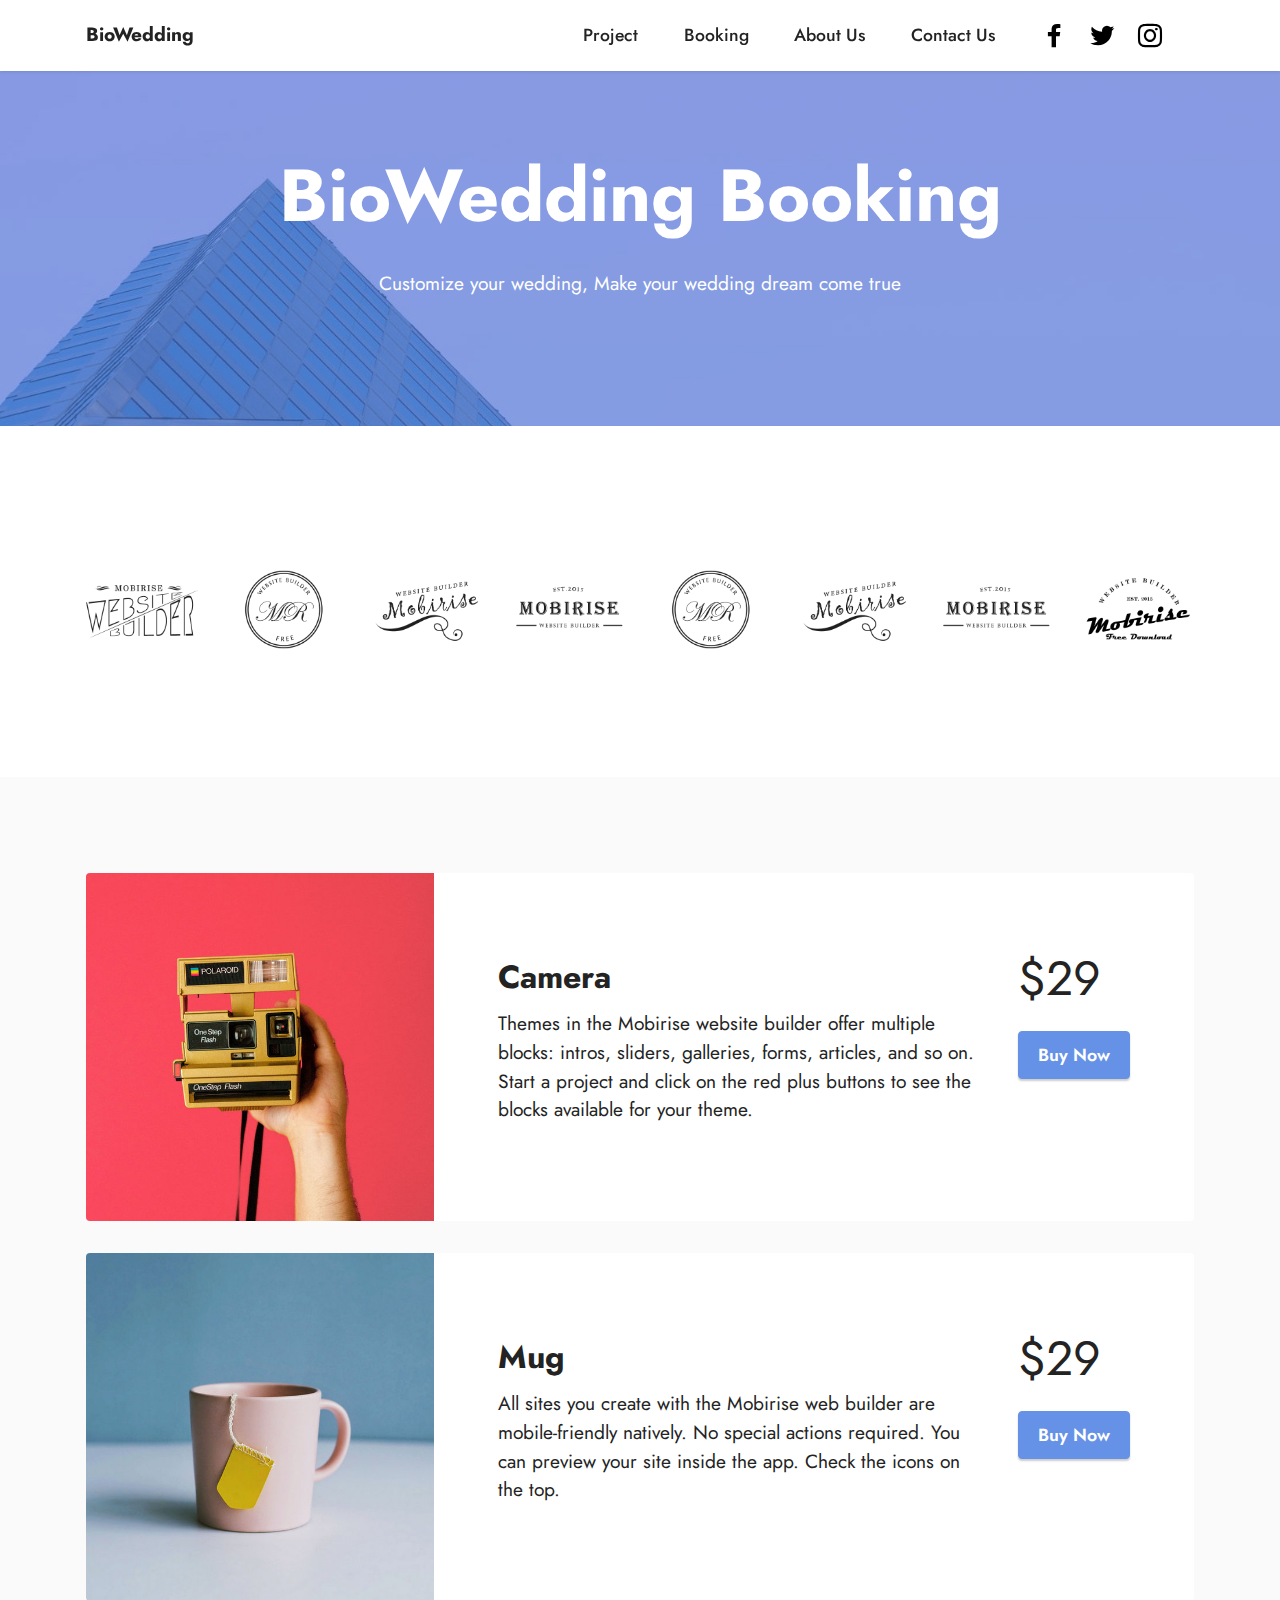
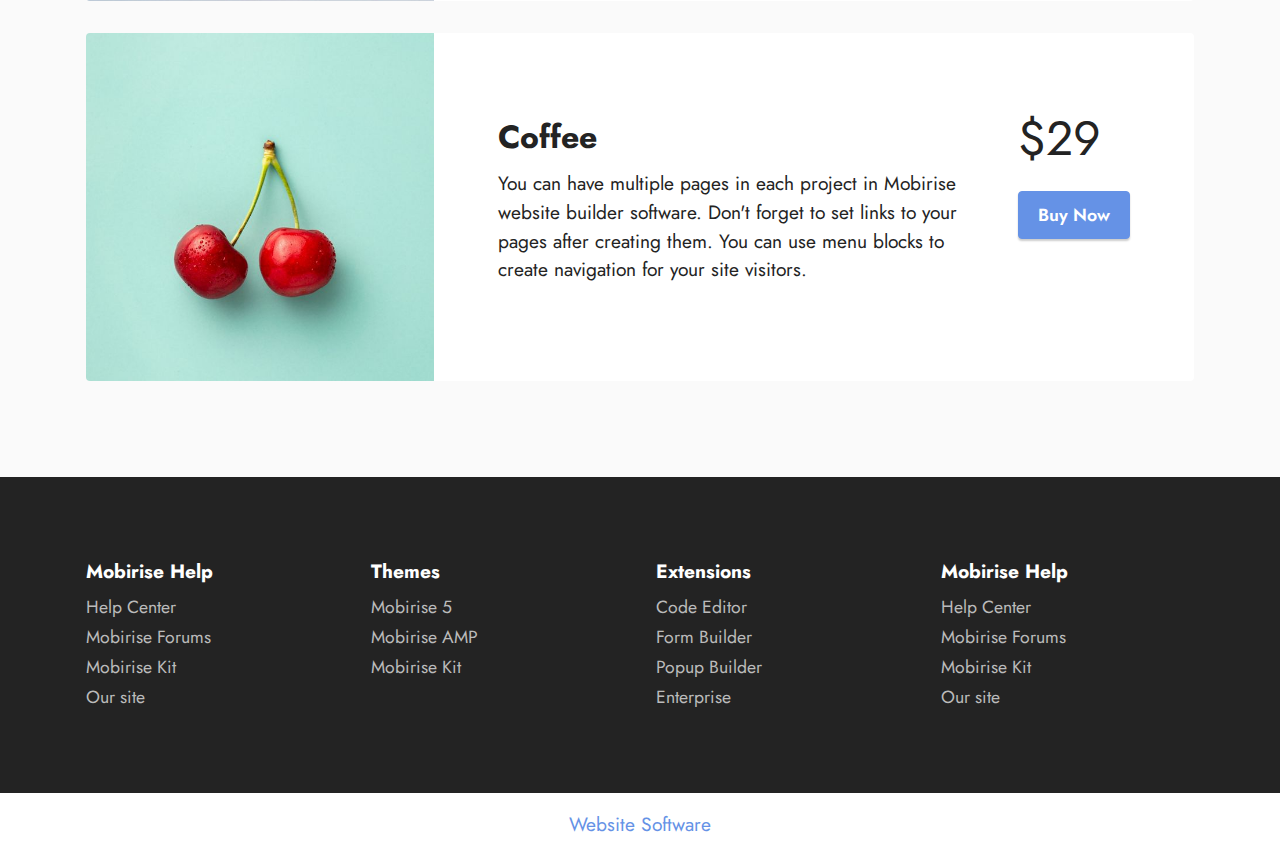
<file: booking2.html>
<!DOCTYPE html>
<html  >
<head>
  <!-- Site made with Mobirise Website Builder v5.9.13, https://mobirise.com -->
  <meta charset="UTF-8">
  <meta http-equiv="X-UA-Compatible" content="IE=edge">
  <meta name="generator" content="Mobirise v5.9.13, mobirise.com">
  <meta name="viewport" content="width=device-width, initial-scale=1, minimum-scale=1">
  <link rel="shortcut icon" href="assets/images/logo.png" type="image/x-icon">
  <meta name="description" content="">
  
  
  <title>booking2</title>
  <link rel="stylesheet" href="assets/web/assets/mobirise-icons2/mobirise2.css">
  <link rel="stylesheet" href="assets/bootstrap/css/bootstrap.min.css">
  <link rel="stylesheet" href="assets/bootstrap/css/bootstrap-grid.min.css">
  <link rel="stylesheet" href="assets/bootstrap/css/bootstrap-reboot.min.css">
  <link rel="stylesheet" href="assets/dropdown/css/style.css">
  <link rel="stylesheet" href="assets/socicon/css/styles.css">
  <link rel="stylesheet" href="assets/theme/css/style.css">
  <link rel="preload" href="https://fonts.googleapis.com/css2?family=Jost:ital,wght@0,400;0,700;1,400;1,700&display=swap&display=swap" as="style" onload="this.onload=null;this.rel='stylesheet'">
  <noscript><link rel="stylesheet" href="https://fonts.googleapis.com/css2?family=Jost:ital,wght@0,400;0,700;1,400;1,700&display=swap&display=swap"></noscript>
  <link rel="preload" as="style" href="assets/mobirise/css/mbr-additional.css?v=W79oYz"><link rel="stylesheet" href="assets/mobirise/css/mbr-additional.css?v=W79oYz" type="text/css">

  
  
  
</head>
<body>
  
  <section data-bs-version="5.1" class="menu menu3 cid-u5gWJdvowL" once="menu" id="menu3-17">
    
    <nav class="navbar navbar-dropdown navbar-fixed-top navbar-expand-lg">
        <div class="container">
            <div class="navbar-brand">
                
                <span class="navbar-caption-wrap"><a class="navbar-caption text-black display-7" href="https://mobiri.se">BioWedding</a></span>
            </div>
            <button class="navbar-toggler" type="button" data-toggle="collapse" data-bs-toggle="collapse" data-target="#navbarSupportedContent" data-bs-target="#navbarSupportedContent" aria-controls="navbarNavAltMarkup" aria-expanded="false" aria-label="Toggle navigation">
                <div class="hamburger">
                    <span></span>
                    <span></span>
                    <span></span>
                    <span></span>
                </div>
            </button>
            <div class="collapse navbar-collapse" id="navbarSupportedContent">
                <ul class="navbar-nav nav-dropdown nav-right" data-app-modern-menu="true"><li class="nav-item"><a class="nav-link link text-black text-primary display-4" href="projcet.html">Project</a></li>
                    <li class="nav-item"><a class="nav-link link text-black text-primary display-4" href="booking.html">Booking</a></li>
                    <li class="nav-item"><a class="nav-link link text-black text-primary display-4" href="tentang.html">About Us</a>
                    </li><li class="nav-item"><a class="nav-link link text-black text-primary display-4" href="contact.html">Contact Us</a></li></ul>
                <div class="icons-menu">
                    <a class="iconfont-wrapper" href="https://mobiri.se" target="_blank">
                        <span class="p-2 mbr-iconfont socicon-facebook socicon"></span>
                    </a>
                    <a class="iconfont-wrapper" href="https://mobiri.se" target="_blank">
                        <span class="p-2 mbr-iconfont socicon-twitter socicon"></span>
                    </a>
                    <a class="iconfont-wrapper" href="https://mobiri.se" target="_blank">
                        <span class="p-2 mbr-iconfont socicon-instagram socicon"></span>
                    </a>
                    
                </div>
                
            </div>
        </div>
    </nav>
</section>

<section data-bs-version="5.1" class="info3 cid-u5i35YE4bU" id="info3-1b">

    

    
    <div class="mbr-overlay" style="opacity: 0.6; background-color: rgb(68, 121, 217);">
    </div>

    <div class="container">
        <div class="row justify-content-center">
            <div class="card col-12 col-lg-10">
                <div class="card-wrapper">
                    <div class="card-box align-center">
                        <h4 class="card-title mbr-fonts-style align-center mb-4 display-1">
                            <strong>BioWedding Booking</strong></h4>
                        <p class="mbr-text mbr-fonts-style mb-4 display-7">
                            Customize your wedding, Make your wedding dream come true</p>
                        
                    </div>
                </div>
            </div>
        </div>
    </div>
</section>

<section data-bs-version="5.1" class="clients1 cid-u5i309k0dT" id="clients1-1a">
    
    <div class="images-container container">
        <div class="mbr-section-head">
            
            
            
        </div>
        <div class="row justify-content-center mt-4">
            <div class="col-md-3 card">
                <img src="assets/images/1.png" alt="Mobirise Website Builder">
            </div>
            <div class="col-md-3 card">
                <img src="assets/images/2.png" alt="Mobirise Website Builder">
            </div>
            <div class="col-md-3 card">
                <img src="assets/images/3.png" alt="Mobirise Website Builder">
            </div>
            <div class="col-md-3 card">
                <img src="assets/images/4.png" alt="Mobirise Website Builder">
            </div>
            <div class="col-md-3 card">
                <img src="assets/images/2.png" alt="Mobirise Website Builder">
            </div>
            <div class="col-md-3 card">
                <img src="assets/images/3.png" alt="Mobirise Website Builder">
            </div>
            <div class="col-md-3 card">
                <img src="assets/images/4.png" alt="Mobirise Website Builder">
            </div>
            <div class="col-md-3 card">
                <img src="assets/images/5.png" alt="Mobirise Website Builder">
            </div>
        </div>
    </div>
</section>

<section data-bs-version="5.1" class="features9 cid-u5i2KeSiA2" xmlns="http://www.w3.org/1999/html" id="features9-19">
    
    

    
    

    <div class="container">
        <div class="item features-image">
            <div class="item-wrapper">
                <div class="row align-items-center">
                    <div class="col-12 col-md-4">
                        <div class="image-wrapper">
                            <img src="assets/images/product1.jpg" alt="Mobirise Website Builder">
                        </div>
                    </div>
                    <div class="col-12 col-md">
                        <div class="card-box">
                            <div class="row">
                                <div class="col-md">
                                    <h6 class="card-title mbr-fonts-style display-5">
                                        <strong>Camera</strong>
                                    </h6>
                                    <p class="mbr-text mbr-fonts-style display-7">
                                        Themes in the Mobirise website builder offer multiple blocks: intros, sliders, galleries, forms, articles, and so on. Start a project and click on the red plus buttons to see the blocks available for your theme.
                                    </p>
                                </div>
                                <div class="col-md-auto">
                                    <p class="price mbr-fonts-style display-2">$29</p>
                                    <div class="mbr-section-btn"><a href="https://mobiri.se" class="btn btn-primary display-4">
                                            Buy Now
                                        </a></div>
                                </div>
                                <div></div>
                            </div>
                        </div>
                    </div>
                </div>
            </div>
        </div>
        <div class="item features-image">
            <div class="item-wrapper">
                <div class="row align-items-center">
                    <div class="col-12 col-md-4">
                        <div class="image-wrapper">
                            <img src="assets/images/product2.jpg" alt="Mobirise Website Builder">
                        </div>
                    </div>
                    <div class="col-12 col-md">
                        <div class="card-box">
                            <div class="row">
                                <div class="col-md">
                                    <h6 class="card-title mbr-fonts-style display-5">
                                        <strong>Mug</strong>
                                    </h6>
                                    <p class="mbr-text mbr-fonts-style display-7">
                                        All sites you create with the Mobirise web builder are mobile-friendly natively. No special actions required. You can preview your site inside the app. Check the icons on the top.
                                    </p>
                                </div>
                                <div class="col-md-auto">
                                    <p class="price mbr-fonts-style display-2">$29</p>
                                    <div class="mbr-section-btn">
                                        <a href="https://mobiri.se" class="btn btn-primary display-4">
                                            Buy Now
                                        </a>
                                    </div>
                                </div>
                                <div></div>
                            </div>
                        </div>
                    </div>
                </div>
            </div>
        </div>
        <div class="item features-image">
            <div class="item-wrapper">
                <div class="row align-items-center">
                    <div class="col-12 col-md-4">
                        <div class="image-wrapper">
                            <img src="assets/images/product3.jpg" alt="Mobirise Website Builder">
                        </div>
                    </div>
                    <div class="col-12 col-md">
                        <div class="card-box">
                            <div class="row">
                                <div class="col-md">
                                    <h6 class="card-title mbr-fonts-style display-5">
                                        <strong>Coffee</strong>
                                    </h6>
                                    <p class="mbr-text mbr-fonts-style display-7">
                                        You can have multiple pages in each project in Mobirise website builder software. Don't forget to set links to your pages after creating them. You can use menu blocks to create navigation for your site visitors.
                                    </p>
                                </div>
                                <div class="col-md-auto">
                                    <p class="price mbr-fonts-style display-2">$29</p>
                                    <div class="mbr-section-btn">
                                        <a href="https://mobiri.se" class="btn btn-primary display-4">
                                            Buy Now
                                        </a>
                                    </div>
                                </div>
                                <div></div>
                            </div>
                        </div>
                    </div>
                </div>
            </div>
        </div>
    </div>
</section>

<section data-bs-version="5.1" class="footer2 cid-u5hcXFu6PY" once="footers" id="footer2-18">

    

    
    
    <div class="container">
        <div class="row mbr-white">
            <div class="col-6 col-md-4 col-lg-3">
                <h5 class="mbr-section-subtitle mbr-fonts-style mb-2 display-7">
                    <strong>Mobirise Help</strong>
                </h5>
                <ul class="list mbr-fonts-style display-4">
                    <li class="mbr-text item-wrap">Help Center</li>
                    <li class="mbr-text item-wrap">Mobirise Forums</li>
                    <li class="mbr-text item-wrap">Mobirise Kit</li>
                    <li class="mbr-text item-wrap">Our site</li>
                </ul>
            </div>
            <div class="col-6 col-md-4 col-lg-3">
                <h5 class="mbr-section-subtitle mbr-fonts-style mb-2 display-7">
                    <strong>Themes</strong>
                </h5>
                <ul class="list mbr-fonts-style display-4">
                    <li class="mbr-text item-wrap">Mobirise 5</li>
                    <li class="mbr-text item-wrap">Mobirise AMP</li>
                    <li class="mbr-text item-wrap">Mobirise Kit</li>
                </ul>
            </div>
            <div class="col-6 col-md-4 col-lg-3">
                <h5 class="mbr-section-subtitle mbr-fonts-style mb-2 display-7">
                    <strong>Extensions</strong>
                </h5>
                <ul class="list mbr-fonts-style display-4">
                    <li class="mbr-text item-wrap">Code Editor</li>
                    <li class="mbr-text item-wrap">Form Builder</li>
                    <li class="mbr-text item-wrap">Popup Builder</li>
                    <li class="mbr-text item-wrap">Enterprise</li>
                </ul>
            </div>
            <div class="col-6 col-md-4 col-lg-3">
                <h5 class="mbr-section-subtitle mbr-fonts-style mb-2 display-7">
                    <strong>Mobirise Help</strong>
                </h5>
                <ul class="list mbr-fonts-style display-4">
                    <li class="mbr-text item-wrap">Help Center</li>
                    <li class="mbr-text item-wrap">Mobirise Forums</li>
                    <li class="mbr-text item-wrap">Mobirise Kit</li>
                    <li class="mbr-text item-wrap">Our site</li>
                </ul>
            </div>
            
        </div>
    </div>
</section><section class="display-7" style="padding: 0;align-items: center;justify-content: center;flex-wrap: wrap;    align-content: center;display: flex;position: relative;height: 4rem;"><a href="https://mobiri.se/3150332" style="flex: 1 1;height: 4rem;position: absolute;width: 100%;z-index: 1;"><img alt="" style="height: 4rem;" src="[data-uri]"></a><p style="margin: 0;text-align: center;" class="display-7">&#8204;</p><a style="z-index:1" href="https://mobirise.com"> Website Software</a></section><script src="assets/bootstrap/js/bootstrap.bundle.min.js"></script>  <script src="assets/smoothscroll/smooth-scroll.js"></script>  <script src="assets/ytplayer/index.js"></script>  <script src="assets/dropdown/js/navbar-dropdown.js"></script>  <script src="assets/theme/js/script.js"></script>  
  
  
</body>
</html>
</file>
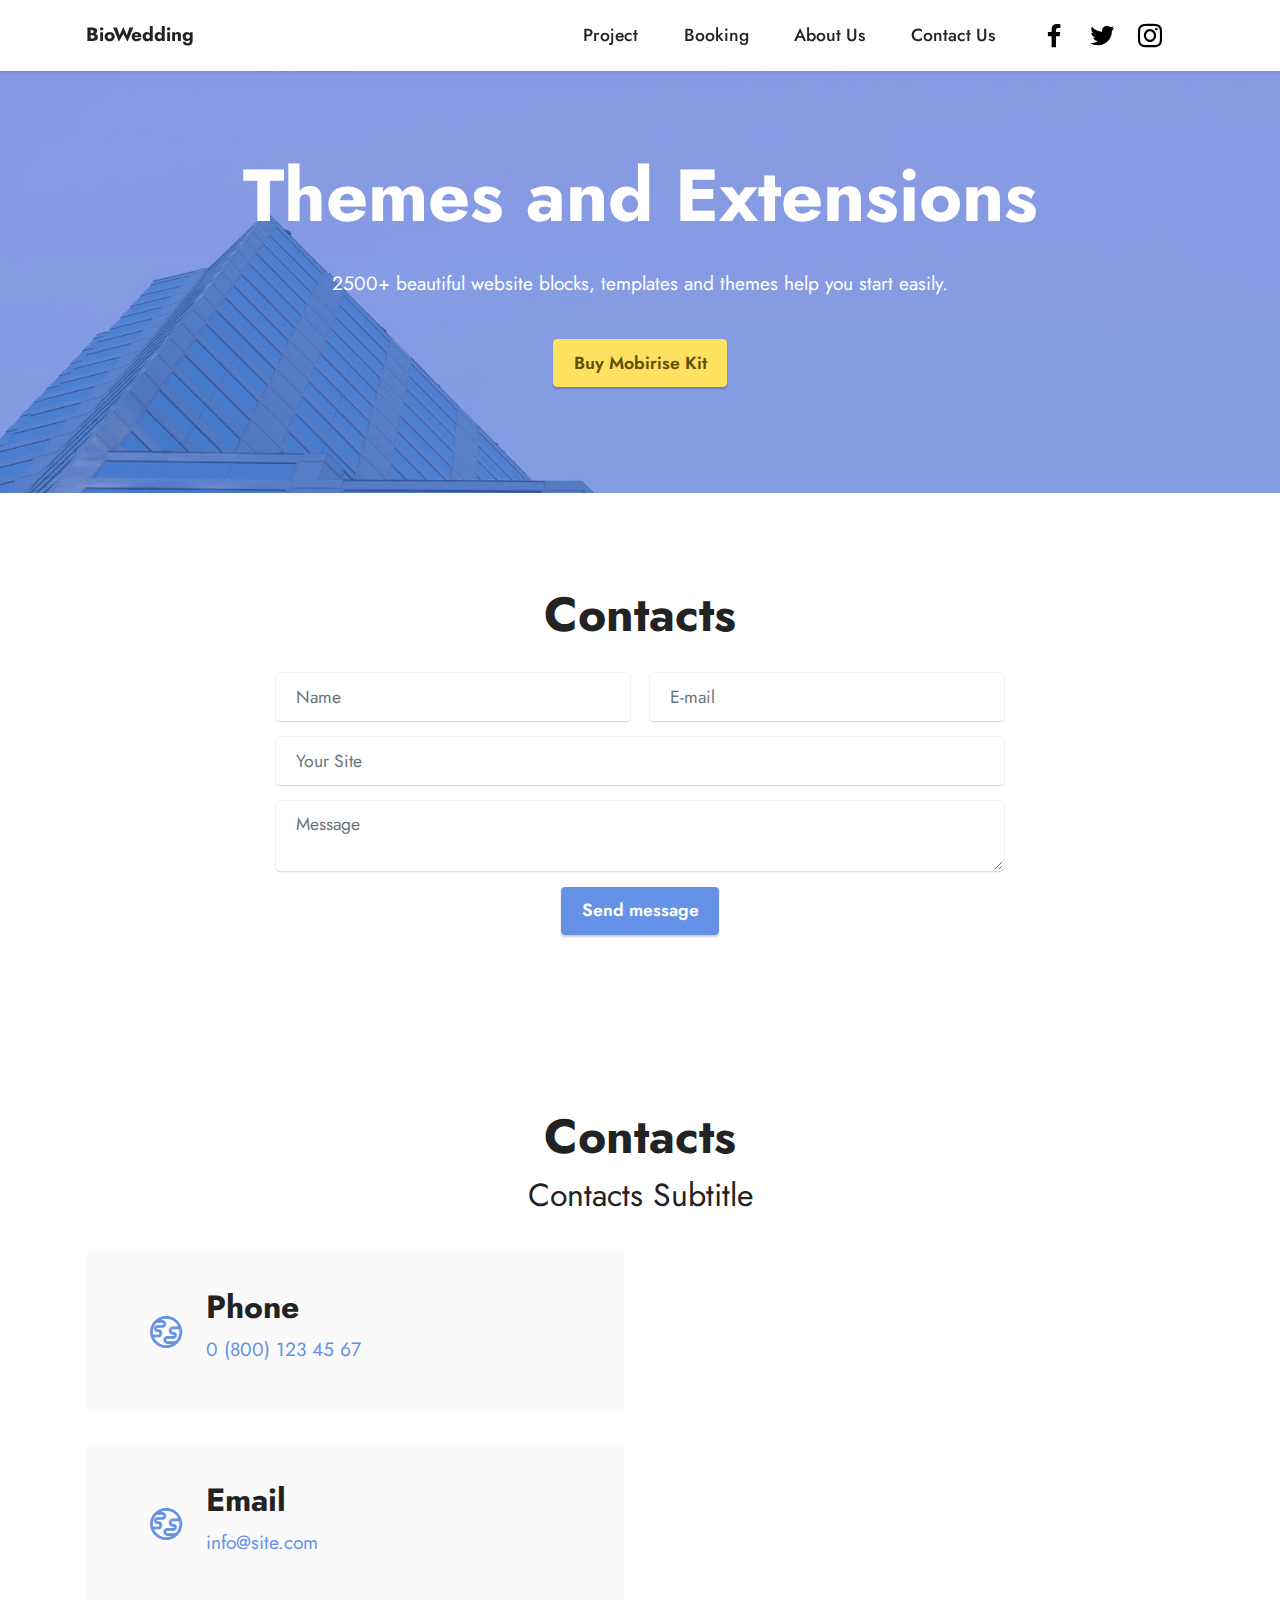
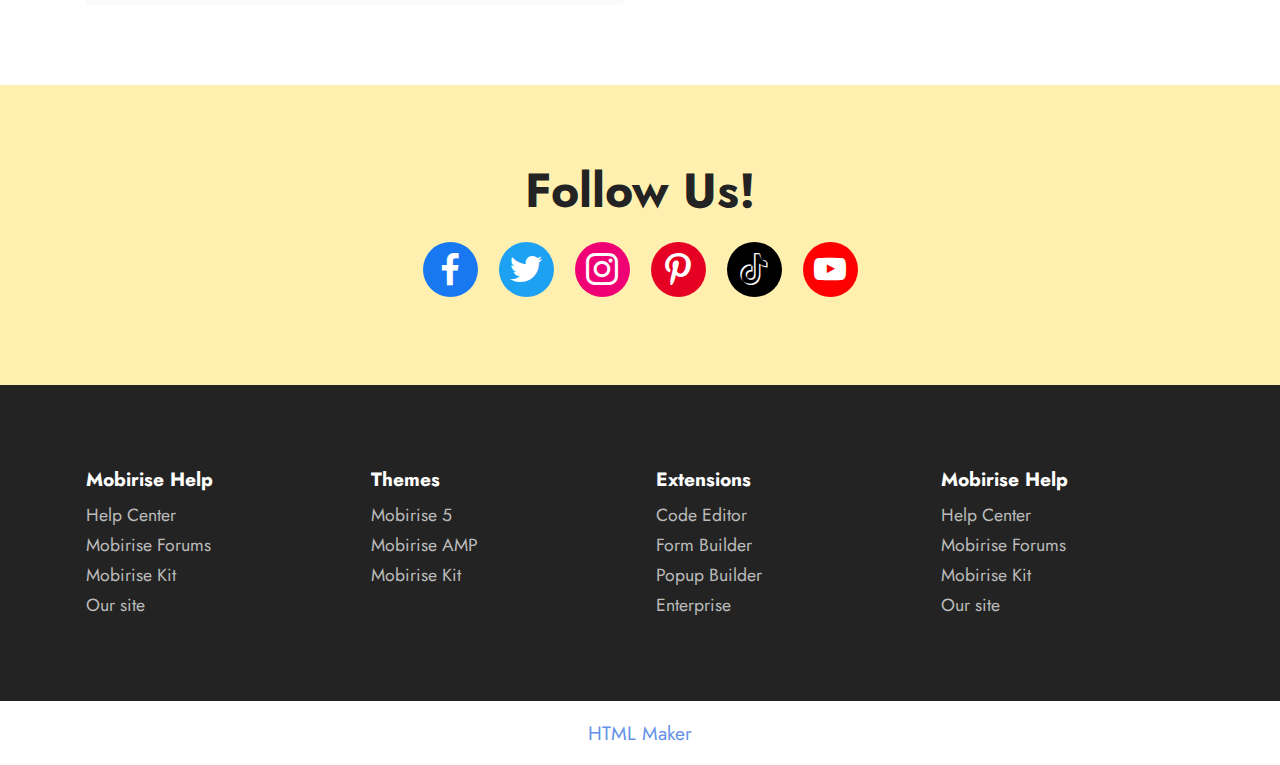
<file: contact.html>
<!DOCTYPE html>
<html  >
<head>
  <!-- Site made with Mobirise Website Builder v5.9.13, https://mobirise.com -->
  <meta charset="UTF-8">
  <meta http-equiv="X-UA-Compatible" content="IE=edge">
  <meta name="generator" content="Mobirise v5.9.13, mobirise.com">
  <meta name="viewport" content="width=device-width, initial-scale=1, minimum-scale=1">
  <link rel="shortcut icon" href="assets/images/logo.png" type="image/x-icon">
  <meta name="description" content="">
  
  
  <title>contact</title>
  <link rel="stylesheet" href="assets/web/assets/mobirise-icons2/mobirise2.css">
  <link rel="stylesheet" href="assets/bootstrap/css/bootstrap.min.css">
  <link rel="stylesheet" href="assets/bootstrap/css/bootstrap-grid.min.css">
  <link rel="stylesheet" href="assets/bootstrap/css/bootstrap-reboot.min.css">
  <link rel="stylesheet" href="assets/dropdown/css/style.css">
  <link rel="stylesheet" href="assets/socicon/css/styles.css">
  <link rel="stylesheet" href="assets/theme/css/style.css">
  <link rel="preload" href="https://fonts.googleapis.com/css2?family=Jost:ital,wght@0,400;0,700;1,400;1,700&display=swap&display=swap" as="style" onload="this.onload=null;this.rel='stylesheet'">
  <noscript><link rel="stylesheet" href="https://fonts.googleapis.com/css2?family=Jost:ital,wght@0,400;0,700;1,400;1,700&display=swap&display=swap"></noscript>
  <link rel="preload" as="style" href="assets/mobirise/css/mbr-additional.css?v=A2tsQP"><link rel="stylesheet" href="assets/mobirise/css/mbr-additional.css?v=A2tsQP" type="text/css">

  
  
  
</head>
<body>
  
  <section data-bs-version="5.1" class="menu menu3 cid-u5gWJdvowL" once="menu" id="menu3-1y">
    
    <nav class="navbar navbar-dropdown navbar-fixed-top navbar-expand-lg">
        <div class="container">
            <div class="navbar-brand">
                
                <span class="navbar-caption-wrap"><a class="navbar-caption text-black display-7" href="https://mobiri.se">BioWedding</a></span>
            </div>
            <button class="navbar-toggler" type="button" data-toggle="collapse" data-bs-toggle="collapse" data-target="#navbarSupportedContent" data-bs-target="#navbarSupportedContent" aria-controls="navbarNavAltMarkup" aria-expanded="false" aria-label="Toggle navigation">
                <div class="hamburger">
                    <span></span>
                    <span></span>
                    <span></span>
                    <span></span>
                </div>
            </button>
            <div class="collapse navbar-collapse" id="navbarSupportedContent">
                <ul class="navbar-nav nav-dropdown nav-right" data-app-modern-menu="true"><li class="nav-item"><a class="nav-link link text-black text-primary display-4" href="projcet.html">Project</a></li>
                    <li class="nav-item"><a class="nav-link link text-black text-primary display-4" href="booking.html">Booking</a></li>
                    <li class="nav-item"><a class="nav-link link text-black text-primary display-4" href="tentang.html">About Us</a>
                    </li><li class="nav-item"><a class="nav-link link text-black text-primary display-4" href="contact.html">Contact Us</a></li></ul>
                <div class="icons-menu">
                    <a class="iconfont-wrapper" href="https://mobiri.se" target="_blank">
                        <span class="p-2 mbr-iconfont socicon-facebook socicon"></span>
                    </a>
                    <a class="iconfont-wrapper" href="https://mobiri.se" target="_blank">
                        <span class="p-2 mbr-iconfont socicon-twitter socicon"></span>
                    </a>
                    <a class="iconfont-wrapper" href="https://mobiri.se" target="_blank">
                        <span class="p-2 mbr-iconfont socicon-instagram socicon"></span>
                    </a>
                    
                </div>
                
            </div>
        </div>
    </nav>
</section>

<section data-bs-version="5.1" class="info3 cid-u5iaHNLckj" id="info3-20">

    

    
    <div class="mbr-overlay" style="opacity: 0.6; background-color: rgb(68, 121, 217);">
    </div>

    <div class="container">
        <div class="row justify-content-center">
            <div class="card col-12 col-lg-10">
                <div class="card-wrapper">
                    <div class="card-box align-center">
                        <h4 class="card-title mbr-fonts-style align-center mb-4 display-1">
                            <strong>Themes and Extensions</strong>
                        </h4>
                        <p class="mbr-text mbr-fonts-style mb-4 display-7">
                            2500+ beautiful website blocks, templates and themes help you start easily.</p>
                        <div class="mbr-section-btn mt-3">
                            <a class="btn btn-warning display-4" href="https://mobiri.se">Buy
                                Mobirise Kit</a>
                        </div>
                    </div>
                </div>
            </div>
        </div>
    </div>
</section>

<section data-bs-version="5.1" class="form5 cid-u5iaUWaLa6" id="form5-22">
    
    
    <div class="container">
        <div class="mbr-section-head">
            <h3 class="mbr-section-title mbr-fonts-style align-center mb-0 display-2">
                <strong>Contacts</strong>
            </h3>
            
        </div>
        <div class="row justify-content-center mt-4">
            <div class="col-lg-8 mx-auto mbr-form" data-form-type="formoid">
                <form action="https://mobirise.eu/" method="POST" class="mbr-form form-with-styler" data-form-title="Form Name"><input type="hidden" name="email" data-form-email="true" value="Jf1FpOf07ba7KlkAp2H3eCduLsoKOecWpTU8F/HsMbysMdBV50ijBIbna2ZLWQ2dLx/2emiMfAtWrCCzWt8Fn1uMGymc7Kcwc2dBHTAIfr4Nw/qojD5Nc1vzuyxX9CRX">
                    <div class="row">
                        <div hidden="hidden" data-form-alert="" class="alert alert-success col-12">Thanks for filling out the form!</div>
                        <div hidden="hidden" data-form-alert-danger="" class="alert alert-danger col-12">
                            Oops...! some problem!
                        </div>
                    </div>
                    <div class="dragArea row">
                        <div class="col-md col-sm-12 form-group mb-3" data-for="name">
                            <input type="text" name="name" placeholder="Name" data-form-field="name" class="form-control" value="" id="name-form5-22">
                        </div>
                        <div class="col-md col-sm-12 form-group mb-3" data-for="email">
                            <input type="email" name="email" placeholder="E-mail" data-form-field="email" class="form-control" value="" id="email-form5-22">
                        </div>
                        <div class="col-12 form-group mb-3" data-for="url">
                            <input type="url" name="url" placeholder="Your Site" data-form-field="url" class="form-control" value="" id="url-form5-22">
                        </div>
                        <div class="col-12 form-group mb-3" data-for="textarea">
                            <textarea name="textarea" placeholder="Message" data-form-field="textarea" class="form-control" id="textarea-form5-22"></textarea>
                        </div>
                        <div class="col-lg-12 col-md-12 col-sm-12 align-center mbr-section-btn">
                            <button type="submit" class="btn btn-primary display-4">Send message</button>
                        </div>
                    </div>
                </form>
            </div>
        </div>
    </div>
</section>

<section data-bs-version="5.1" class="contacts3 map1 cid-u5iaPNKUqC" id="contacts3-21">

    

    
    
    <div class="container">
        <div class="mbr-section-head">
            <h3 class="mbr-section-title mbr-fonts-style align-center mb-0 display-2">
                <strong>Contacts</strong>
            </h3>
            <h4 class="mbr-section-subtitle mbr-fonts-style align-center mb-0 mt-2 display-5">
                Contacts Subtitle
            </h4>
        </div>
        <div class="row justify-content-center mt-4">
            <div class="card col-12 col-md-6">
                <div class="card-wrapper">
                    <div class="image-wrapper">
                        <span class="mbr-iconfont mobi-mbri-globe mobi-mbri"></span>
                    </div>
                    <div class="text-wrapper">
                        <h6 class="card-title mbr-fonts-style mb-1 display-5">
                            <strong>Phone</strong>
                        </h6>
                        <p class="mbr-text mbr-fonts-style display-7">
                            <a href="tel:+12345678910" class="text-primary">0 (800) 123 45 67</a>
                        </p>
                    </div>
                </div>
                <div class="card-wrapper">
                    <div class="image-wrapper">
                        <span class="mbr-iconfont mobi-mbri-globe mobi-mbri"></span>
                    </div>
                    <div class="text-wrapper">
                        <h6 class="card-title mbr-fonts-style mb-1 display-5">
                            <strong>Email</strong>
                        </h6>
                        <p class="mbr-text mbr-fonts-style display-7">
                            <a href="mailto:info@site.com" class="text-primary">info@site.com</a>
                        </p>
                    </div>
                </div>
            </div>
            <div class="map-wrapper col-12 col-md-6">
                <div class="google-map"><iframe frameborder="0" style="border:0" src="https://www.google.com/maps/embed?pb=!1m14!1m8!1m3!1d6045.3003145248895!2d-73.9884657!3d40.7477229!3m2!1i1024!2i768!4f13.1!3m3!1m2!1s0x89c259a9ac1f1b85%3A0x7e33d1c0e7af3be4!2zMzUwIDV0aCBBdmUsIE5ldyBZb3JrLCBOWSAxMDExOCwg0KHQqNCQ!5e0!3m2!1sru!2sru!4v1689597362021!5m2!1sen!2sen" allowfullscreen=""></iframe></div>
            </div>
        </div>
    </div>
</section>

<section data-bs-version="5.1" class="share3 cid-u5iaXFPpLu" id="share3-23">
    
     
    
    
    

    <div class="container">
        <div class="media-container-row">
            <div class="col-12">
                <h3 class="mbr-section-title align-center mb-3 mbr-fonts-style display-2">
                    <strong>Follow Us!</strong>
                </h3>
                <div class="social-list align-center">
                   
                    <a class="iconfont-wrapper bg-facebook m-2 " target="_blank" href="https://mobiri.se">
                            <span class="socicon-facebook socicon"></span>
                        </a>
                        <a class="iconfont-wrapper bg-twitter m-2" href="https://mobiri.se" target="_blank">
                            <span class="socicon-twitter socicon"></span>
                        </a>
                        <a class="iconfont-wrapper bg-instagram m-2" href="https://mobiri.se" target="_blank">
                            <span class="socicon-instagram socicon"></span>
                        </a>
                        <a class="iconfont-wrapper bg-pinterest m-2" href="https://mobiri.se" target="_blank">
                            <span class="socicon-pinterest socicon"></span>
                        </a>
                        
                        
                        
                        
                        <a class="iconfont-wrapper bg-tiktok m-2" href="https://mobiri.se" target="_blank">
                            <span class="socicon-tiktok socicon"></span>
                        </a>
                        <a class="iconfont-wrapper bg-youtube m-2" href="https://mobiri.se" target="_blank">
                            <span class="socicon-youtube socicon"></span>
                        </a>
                        
                </div>
            </div>
        </div>
    </div>
</section>

<section data-bs-version="5.1" class="footer2 cid-u5hcXFu6PY" once="footers" id="footer2-1z">

    

    
    
    <div class="container">
        <div class="row mbr-white">
            <div class="col-6 col-md-4 col-lg-3">
                <h5 class="mbr-section-subtitle mbr-fonts-style mb-2 display-7">
                    <strong>Mobirise Help</strong>
                </h5>
                <ul class="list mbr-fonts-style display-4">
                    <li class="mbr-text item-wrap">Help Center</li>
                    <li class="mbr-text item-wrap">Mobirise Forums</li>
                    <li class="mbr-text item-wrap">Mobirise Kit</li>
                    <li class="mbr-text item-wrap">Our site</li>
                </ul>
            </div>
            <div class="col-6 col-md-4 col-lg-3">
                <h5 class="mbr-section-subtitle mbr-fonts-style mb-2 display-7">
                    <strong>Themes</strong>
                </h5>
                <ul class="list mbr-fonts-style display-4">
                    <li class="mbr-text item-wrap">Mobirise 5</li>
                    <li class="mbr-text item-wrap">Mobirise AMP</li>
                    <li class="mbr-text item-wrap">Mobirise Kit</li>
                </ul>
            </div>
            <div class="col-6 col-md-4 col-lg-3">
                <h5 class="mbr-section-subtitle mbr-fonts-style mb-2 display-7">
                    <strong>Extensions</strong>
                </h5>
                <ul class="list mbr-fonts-style display-4">
                    <li class="mbr-text item-wrap">Code Editor</li>
                    <li class="mbr-text item-wrap">Form Builder</li>
                    <li class="mbr-text item-wrap">Popup Builder</li>
                    <li class="mbr-text item-wrap">Enterprise</li>
                </ul>
            </div>
            <div class="col-6 col-md-4 col-lg-3">
                <h5 class="mbr-section-subtitle mbr-fonts-style mb-2 display-7">
                    <strong>Mobirise Help</strong>
                </h5>
                <ul class="list mbr-fonts-style display-4">
                    <li class="mbr-text item-wrap">Help Center</li>
                    <li class="mbr-text item-wrap">Mobirise Forums</li>
                    <li class="mbr-text item-wrap">Mobirise Kit</li>
                    <li class="mbr-text item-wrap">Our site</li>
                </ul>
            </div>
            
        </div>
    </div>
</section><section class="display-7" style="padding: 0;align-items: center;justify-content: center;flex-wrap: wrap;    align-content: center;display: flex;position: relative;height: 4rem;"><a href="https://mobiri.se/3150332" style="flex: 1 1;height: 4rem;position: absolute;width: 100%;z-index: 1;"><img alt="" style="height: 4rem;" src="[data-uri]"></a><p style="margin: 0;text-align: center;" class="display-7">&#8204;</p><a style="z-index:1" href="https://mobirise.com/html-builder.html">HTML Maker</a></section><script src="assets/bootstrap/js/bootstrap.bundle.min.js"></script>  <script src="assets/smoothscroll/smooth-scroll.js"></script>  <script src="assets/ytplayer/index.js"></script>  <script src="assets/dropdown/js/navbar-dropdown.js"></script>  <script src="assets/theme/js/script.js"></script>  <script src="assets/formoid/formoid.min.js"></script>  
  
  
</body>
</html>
</file>
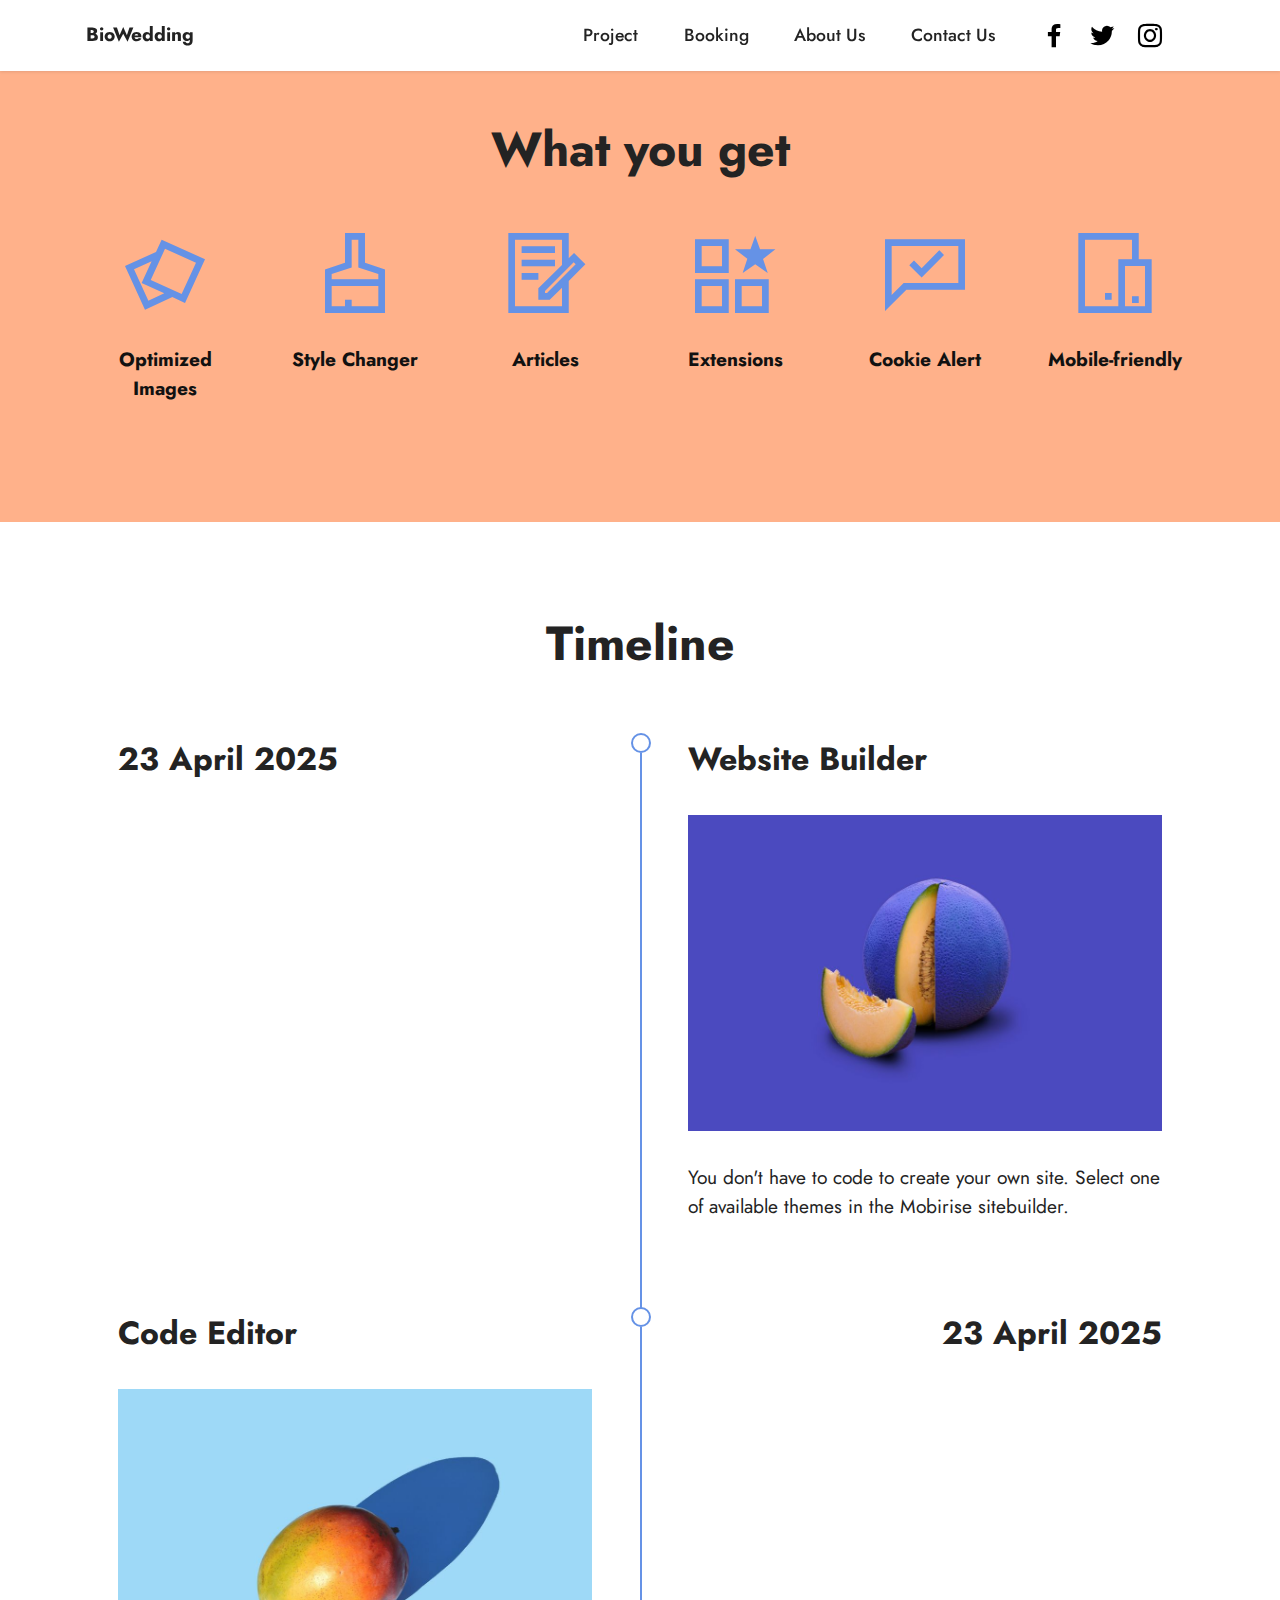
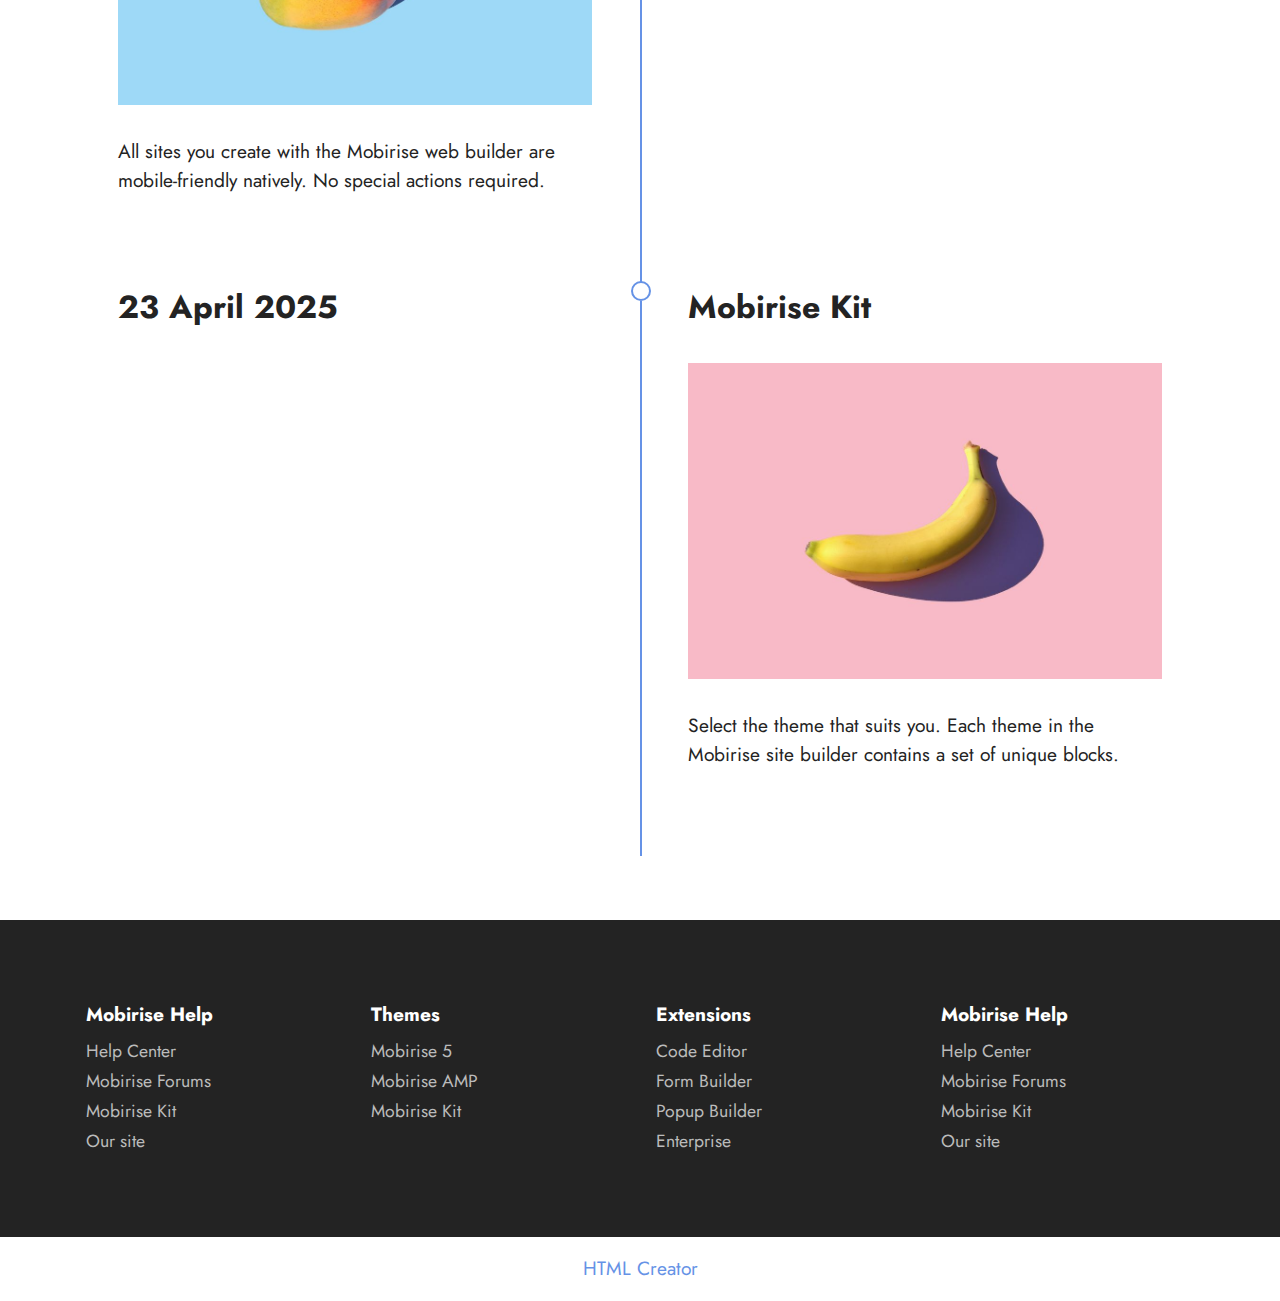
<file: history.html>
<!DOCTYPE html>
<html  >
<head>
  <!-- Site made with Mobirise Website Builder v5.9.13, https://mobirise.com -->
  <meta charset="UTF-8">
  <meta http-equiv="X-UA-Compatible" content="IE=edge">
  <meta name="generator" content="Mobirise v5.9.13, mobirise.com">
  <meta name="viewport" content="width=device-width, initial-scale=1, minimum-scale=1">
  <link rel="shortcut icon" href="assets/images/logo.png" type="image/x-icon">
  <meta name="description" content="">
  
  
  <title>history</title>
  <link rel="stylesheet" href="assets/web/assets/mobirise-icons2/mobirise2.css">
  <link rel="stylesheet" href="assets/bootstrap/css/bootstrap.min.css">
  <link rel="stylesheet" href="assets/bootstrap/css/bootstrap-grid.min.css">
  <link rel="stylesheet" href="assets/bootstrap/css/bootstrap-reboot.min.css">
  <link rel="stylesheet" href="assets/dropdown/css/style.css">
  <link rel="stylesheet" href="assets/socicon/css/styles.css">
  <link rel="stylesheet" href="assets/theme/css/style.css">
  <link rel="preload" href="https://fonts.googleapis.com/css2?family=Jost:ital,wght@0,400;0,700;1,400;1,700&display=swap&display=swap" as="style" onload="this.onload=null;this.rel='stylesheet'">
  <noscript><link rel="stylesheet" href="https://fonts.googleapis.com/css2?family=Jost:ital,wght@0,400;0,700;1,400;1,700&display=swap&display=swap"></noscript>
  <link rel="preload" as="style" href="assets/mobirise/css/mbr-additional.css?v=Ksc2e1"><link rel="stylesheet" href="assets/mobirise/css/mbr-additional.css?v=Ksc2e1" type="text/css">

  
  
  
</head>
<body>
  
  <section data-bs-version="5.1" class="menu menu3 cid-u5gWJdvowL" once="menu" id="menu3-1k">
    
    <nav class="navbar navbar-dropdown navbar-fixed-top navbar-expand-lg">
        <div class="container">
            <div class="navbar-brand">
                
                <span class="navbar-caption-wrap"><a class="navbar-caption text-black display-7" href="https://mobiri.se">BioWedding</a></span>
            </div>
            <button class="navbar-toggler" type="button" data-toggle="collapse" data-bs-toggle="collapse" data-target="#navbarSupportedContent" data-bs-target="#navbarSupportedContent" aria-controls="navbarNavAltMarkup" aria-expanded="false" aria-label="Toggle navigation">
                <div class="hamburger">
                    <span></span>
                    <span></span>
                    <span></span>
                    <span></span>
                </div>
            </button>
            <div class="collapse navbar-collapse" id="navbarSupportedContent">
                <ul class="navbar-nav nav-dropdown nav-right" data-app-modern-menu="true"><li class="nav-item"><a class="nav-link link text-black text-primary display-4" href="projcet.html">Project</a></li>
                    <li class="nav-item"><a class="nav-link link text-black text-primary display-4" href="booking.html">Booking</a></li>
                    <li class="nav-item"><a class="nav-link link text-black text-primary display-4" href="tentang.html">About Us</a>
                    </li><li class="nav-item"><a class="nav-link link text-black text-primary display-4" href="contact.html">Contact Us</a></li></ul>
                <div class="icons-menu">
                    <a class="iconfont-wrapper" href="https://mobiri.se" target="_blank">
                        <span class="p-2 mbr-iconfont socicon-facebook socicon"></span>
                    </a>
                    <a class="iconfont-wrapper" href="https://mobiri.se" target="_blank">
                        <span class="p-2 mbr-iconfont socicon-twitter socicon"></span>
                    </a>
                    <a class="iconfont-wrapper" href="https://mobiri.se" target="_blank">
                        <span class="p-2 mbr-iconfont socicon-instagram socicon"></span>
                    </a>
                    
                </div>
                
            </div>
        </div>
    </nav>
</section>

<section data-bs-version="5.1" class="features14 cid-u5i7lzk5Re" id="features14-1n">
    

    
    
    <div class="container">
        <div class="row mb-5">
            <div class="col-12">
                <h3 class="mbr-section-title align-center mbr-fonts-style display-2"><strong>What you get</strong></h3>
            </div>
        </div>
        <div class="row">
            <div class="item features-without-image mb-5 col-12 col-md-2">
                <div class="item-wrapper">
                    <div class="card-box align-center">
                        <span class="mbr-iconfont mobi-mbri-image-gallery mobi-mbri"></span>
                        <h4 class="card-title align-center mbr-black mbr-fonts-style display-7">
                            <strong>Optimized Images</strong></h4>
                    </div>
                </div>
            </div>
            <div class="item features-without-image mb-5 col-12 col-md-2">
                <div class="item-wrapper">
                    <div class="card-box align-center">
                        <span class="mbr-iconfont mobi-mbri-website-theme-2 mobi-mbri"></span>
                        <h4 class="card-title align-center mbr-black mbr-fonts-style display-7">
                            <strong>Style Changer</strong></h4>
                    </div>
                </div>
            </div>
            <div class="item features-without-image mb-5 col-12 col-md-2">
                <div class="item-wrapper">
                    <div class="card-box align-center">
                        <span class="mbr-iconfont mobi-mbri-contact-form mobi-mbri"></span>
                        <h4 class="card-title align-center mbr-black mbr-fonts-style display-7">
                            <strong>Articles</strong>
                        </h4>
                    </div>
                </div>
            </div>
            <div class="item features-without-image mb-5 col-12 col-md-2">
                <div class="item-wrapper">
                    <div class="card-box align-center">
                        <span class="mbr-iconfont mobi-mbri-features mobi-mbri"></span>
                        <h4 class="card-title align-center mbr-black mbr-fonts-style display-7">
                            <strong>Extensions</strong></h4>
                    </div>
                </div>
            </div>
            <div class="item features-without-image mb-5 col-12 col-md-2">
                <div class="item-wrapper">
                    <div class="card-box align-center">
                        <span class="mbr-iconfont mobi-mbri-cust-feedback mobi-mbri"></span>
                        <h4 class="card-title align-center mbr-black mbr-fonts-style display-7">
                            <strong>Cookie Alert
                            </strong></h4>
                    </div>
                </div>
            </div>
            <div class="item features-without-image mb-5 col-12 col-md-2">
                <div class="item-wrapper">
                    <div class="card-box align-center">
                        <span class="mbr-iconfont mobi-mbri-devices mobi-mbri"></span>
                        <h4 class="card-title align-center mbr-black mbr-fonts-style display-7">
                            <strong>Mobile-friendly</strong></h4>
                    </div>
                </div>
            </div>
        </div>
    </div>
</section>

<section data-bs-version="5.1" class="timeline1 cid-u5i6Zu9RSs" id="timeline1-1m">
    

    
    
    <div class="timelines-container container" mbri-timelines="">
        <div class="mbr-section-head">
            <h3 class="mbr-section-title mbr-fonts-style align-center mb-0 display-2">
                <strong>Timeline</strong>
            </h3>
            
        </div>
        <div class="row timeline-element mb-2 mt-4">
            <div class="timeline-date col-12 col-md-6">
                <div class="timeline-date-wrapper">
                    <p class="mbr-timeline-date mbr-fonts-style display-5">
                        <strong>23 April 2025</strong>
                    </p>
                </div>
            </div>
            <span class="iconBackground"></span>
            <div class="col-12 col-md-6">
                <div class="timeline-text-wrapper">
                    <h4 class="mbr-timeline-title mbr-fonts-style mb-4 display-5">
                        <strong>Website Builder</strong>
                    </h4>
                    <div class="image-wrapper mb-4">
                        <img src="assets/images/features1.jpg" alt="Mobirise Website Builder" title="">
                    </div>
                    <p class="mbr-text mbr-fonts-style display-7">
                        You don't have to code to create your own site. Select one of available themes in the Mobirise
                        sitebuilder.
                    </p>
                </div>
            </div>
        </div>
        <div class="row timeline-element mb-2">
            <div class="col-12 col-md-6">
                <div class="timeline-text-wrapper">
                    <h4 class="mbr-timeline-title mbr-fonts-style mb-4 display-5">
                        <strong>Code Editor</strong>
                    </h4>
                    <div class="image-wrapper mb-4">
                        <img src="assets/images/features2.jpg" alt="Mobirise Website Builder" title="">
                    </div>
                    <p class="mbr-text mbr-fonts-style display-7">
                        All sites you create with the Mobirise web builder are mobile-friendly natively. No special
                        actions required.
                    </p>
                </div>
            </div>
            <span class="iconBackground"></span>
            <div class="timeline-date col-12 col-md-6">
                <div class="timeline-date-wrapper">
                    <p class="mbr-timeline-date mbr-fonts-style display-5">
                        <strong>23 April 2025</strong>
                    </p>
                </div>
            </div>
        </div>
        <div class="row timeline-element mb-2">
            <div class="timeline-date col-12 col-md-6">
                <div class="timeline-date-wrapper">
                    <p class="mbr-timeline-date mbr-fonts-style display-5">
                        <strong>23 April 2025</strong>
                    </p>
                </div>
            </div>
            <span class="iconBackground"></span>
            <div class="col-12 col-md-6">
                <div class="timeline-text-wrapper">
                    <h4 class="mbr-timeline-title mbr-fonts-style mb-4 display-5">
                        <strong>Mobirise Kit</strong>
                    </h4>
                    <div class="image-wrapper mb-4">
                        <img src="assets/images/features3.jpg" alt="Mobirise Website Builder" title="">
                    </div>
                    <p class="mbr-text mbr-fonts-style display-7">
                        Select the theme that suits you. Each theme in the Mobirise site builder contains a set of
                        unique blocks.
                    </p>
                </div>
            </div>
        </div>
        
        
        
        
        
        
        
        
        
    </div>
</section>

<section data-bs-version="5.1" class="footer2 cid-u5hcXFu6PY" once="footers" id="footer2-1l">

    

    
    
    <div class="container">
        <div class="row mbr-white">
            <div class="col-6 col-md-4 col-lg-3">
                <h5 class="mbr-section-subtitle mbr-fonts-style mb-2 display-7">
                    <strong>Mobirise Help</strong>
                </h5>
                <ul class="list mbr-fonts-style display-4">
                    <li class="mbr-text item-wrap">Help Center</li>
                    <li class="mbr-text item-wrap">Mobirise Forums</li>
                    <li class="mbr-text item-wrap">Mobirise Kit</li>
                    <li class="mbr-text item-wrap">Our site</li>
                </ul>
            </div>
            <div class="col-6 col-md-4 col-lg-3">
                <h5 class="mbr-section-subtitle mbr-fonts-style mb-2 display-7">
                    <strong>Themes</strong>
                </h5>
                <ul class="list mbr-fonts-style display-4">
                    <li class="mbr-text item-wrap">Mobirise 5</li>
                    <li class="mbr-text item-wrap">Mobirise AMP</li>
                    <li class="mbr-text item-wrap">Mobirise Kit</li>
                </ul>
            </div>
            <div class="col-6 col-md-4 col-lg-3">
                <h5 class="mbr-section-subtitle mbr-fonts-style mb-2 display-7">
                    <strong>Extensions</strong>
                </h5>
                <ul class="list mbr-fonts-style display-4">
                    <li class="mbr-text item-wrap">Code Editor</li>
                    <li class="mbr-text item-wrap">Form Builder</li>
                    <li class="mbr-text item-wrap">Popup Builder</li>
                    <li class="mbr-text item-wrap">Enterprise</li>
                </ul>
            </div>
            <div class="col-6 col-md-4 col-lg-3">
                <h5 class="mbr-section-subtitle mbr-fonts-style mb-2 display-7">
                    <strong>Mobirise Help</strong>
                </h5>
                <ul class="list mbr-fonts-style display-4">
                    <li class="mbr-text item-wrap">Help Center</li>
                    <li class="mbr-text item-wrap">Mobirise Forums</li>
                    <li class="mbr-text item-wrap">Mobirise Kit</li>
                    <li class="mbr-text item-wrap">Our site</li>
                </ul>
            </div>
            
        </div>
    </div>
</section><section class="display-7" style="padding: 0;align-items: center;justify-content: center;flex-wrap: wrap;    align-content: center;display: flex;position: relative;height: 4rem;"><a href="https://mobiri.se/3150332" style="flex: 1 1;height: 4rem;position: absolute;width: 100%;z-index: 1;"><img alt="" style="height: 4rem;" src="[data-uri]"></a><p style="margin: 0;text-align: center;" class="display-7">&#8204;</p><a style="z-index:1" href="https://mobirise.com/html-builder.html">HTML Creator</a></section><script src="assets/bootstrap/js/bootstrap.bundle.min.js"></script>  <script src="assets/smoothscroll/smooth-scroll.js"></script>  <script src="assets/ytplayer/index.js"></script>  <script src="assets/dropdown/js/navbar-dropdown.js"></script>  <script src="assets/theme/js/script.js"></script>  
  
  
</body>
</html>
</file>
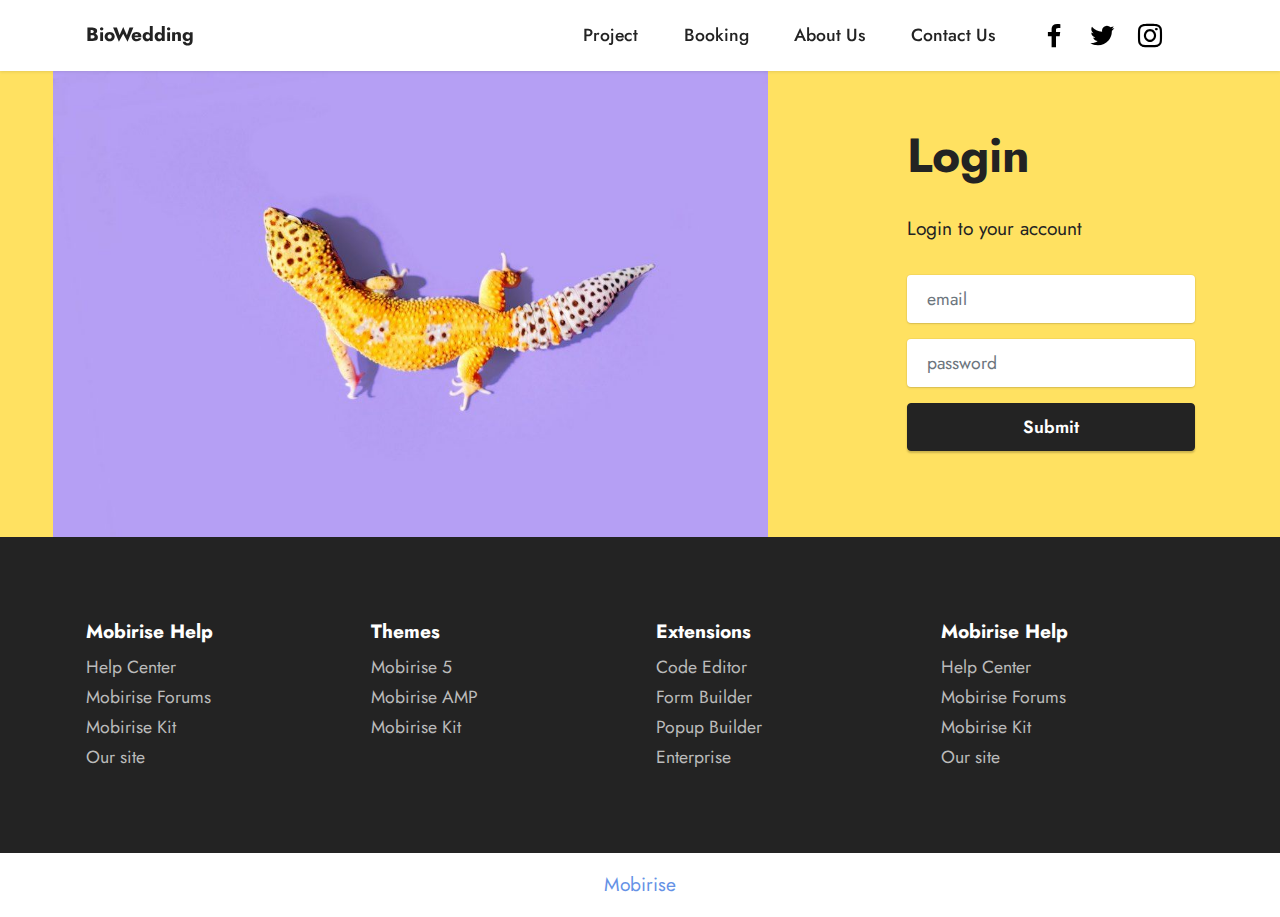
<file: login.html>
<!DOCTYPE html>
<html  >
<head>
  <!-- Site made with Mobirise Website Builder v5.9.13, https://mobirise.com -->
  <meta charset="UTF-8">
  <meta http-equiv="X-UA-Compatible" content="IE=edge">
  <meta name="generator" content="Mobirise v5.9.13, mobirise.com">
  <meta name="viewport" content="width=device-width, initial-scale=1, minimum-scale=1">
  <link rel="shortcut icon" href="assets/images/logo.png" type="image/x-icon">
  <meta name="description" content="">
  
  
  <title>login</title>
  <link rel="stylesheet" href="assets/web/assets/mobirise-icons2/mobirise2.css">
  <link rel="stylesheet" href="assets/bootstrap/css/bootstrap.min.css">
  <link rel="stylesheet" href="assets/bootstrap/css/bootstrap-grid.min.css">
  <link rel="stylesheet" href="assets/bootstrap/css/bootstrap-reboot.min.css">
  <link rel="stylesheet" href="assets/dropdown/css/style.css">
  <link rel="stylesheet" href="assets/socicon/css/styles.css">
  <link rel="stylesheet" href="assets/theme/css/style.css">
  <link rel="preload" href="https://fonts.googleapis.com/css2?family=Jost:ital,wght@0,400;0,700;1,400;1,700&display=swap&display=swap" as="style" onload="this.onload=null;this.rel='stylesheet'">
  <noscript><link rel="stylesheet" href="https://fonts.googleapis.com/css2?family=Jost:ital,wght@0,400;0,700;1,400;1,700&display=swap&display=swap"></noscript>
  <link rel="preload" as="style" href="assets/mobirise/css/mbr-additional.css?v=ztLL8u"><link rel="stylesheet" href="assets/mobirise/css/mbr-additional.css?v=ztLL8u" type="text/css">

  
  
  
</head>
<body>
  
  <section data-bs-version="5.1" class="menu menu3 cid-u5gWJdvowL" once="menu" id="menu3-v">
    
    <nav class="navbar navbar-dropdown navbar-fixed-top navbar-expand-lg">
        <div class="container">
            <div class="navbar-brand">
                
                <span class="navbar-caption-wrap"><a class="navbar-caption text-black display-7" href="https://mobiri.se">BioWedding</a></span>
            </div>
            <button class="navbar-toggler" type="button" data-toggle="collapse" data-bs-toggle="collapse" data-target="#navbarSupportedContent" data-bs-target="#navbarSupportedContent" aria-controls="navbarNavAltMarkup" aria-expanded="false" aria-label="Toggle navigation">
                <div class="hamburger">
                    <span></span>
                    <span></span>
                    <span></span>
                    <span></span>
                </div>
            </button>
            <div class="collapse navbar-collapse" id="navbarSupportedContent">
                <ul class="navbar-nav nav-dropdown nav-right" data-app-modern-menu="true"><li class="nav-item"><a class="nav-link link text-black text-primary display-4" href="projcet.html">Project</a></li>
                    <li class="nav-item"><a class="nav-link link text-black text-primary display-4" href="booking.html">Booking</a></li>
                    <li class="nav-item"><a class="nav-link link text-black text-primary display-4" href="tentang.html">About Us</a>
                    </li><li class="nav-item"><a class="nav-link link text-black text-primary display-4" href="contact.html">Contact Us</a></li></ul>
                <div class="icons-menu">
                    <a class="iconfont-wrapper" href="https://mobiri.se" target="_blank">
                        <span class="p-2 mbr-iconfont socicon-facebook socicon"></span>
                    </a>
                    <a class="iconfont-wrapper" href="https://mobiri.se" target="_blank">
                        <span class="p-2 mbr-iconfont socicon-twitter socicon"></span>
                    </a>
                    <a class="iconfont-wrapper" href="https://mobiri.se" target="_blank">
                        <span class="p-2 mbr-iconfont socicon-instagram socicon"></span>
                    </a>
                    
                </div>
                
            </div>
        </div>
    </nav>
</section>

<section data-bs-version="5.1" class="form3 cid-u5hdYUOGmk" id="form3-x">

    

    

    <div class="container-fluid">
        <div class="row justify-content-center">
            <div class="col-lg-7 col-12">
                <div class="image-wrapper">
                    <img class="w-100" src="assets/images/features6.jpg" alt="Mobirise Website Builder">
                </div>
            </div>
            <div class="col-lg-3 offset-lg-1 mbr-form" data-form-type="formoid">
                <form action="https://mobirise.eu/" method="POST" class="mbr-form form-with-styler" data-form-title="Form Name"><input type="hidden" name="email" data-form-email="true" value="6xXATELT+4y0sWuV+zYiMb1snkFaKLoYQntRN8/GOPsXy9P/0AMltYWlmj4QbabsGm5/Jiqh6JGtAvFfmJlQxnb1bgfpbmW+Yj556vrJUCQwLhI4JC7t+4gUTiWNufq1">
                    <div class="row">
                        <div hidden="hidden" data-form-alert="" class="alert alert-success col-12">Login successful</div>
                        <div hidden="hidden" data-form-alert-danger="" class="alert alert-danger col-12">
                            Oops...! some problem!
                        </div>
                    </div>
                    <div class="dragArea row">
                        <div class="col-lg-12 col-md-12 col-sm-12">
                            <h1 class="mbr-section-title mb-4 display-2">
                                <strong>Login</strong></h1>
                        </div>
                        <div class="col-lg-12 col-md-12 col-sm-12">
                            <p class="mbr-text mbr-fonts-style mb-4 display-7">Login to your account</p>
                        </div>
                        <div data-for="name" class="col-lg-12 col-md col-sm-12 form-group mb-3">
                            <input type="text" name="name" placeholder="email" data-form-field="name" class="form-control" value="" id="name-form3-x">
                        </div>
                        <div class="col-lg-12 col-md col-sm-12 form-group mb-3" data-for="email">
                            <input type="email" name="email" placeholder="password" data-form-field="email" class="form-control" value="" id="email-form3-x">
                        </div>
                        <div class="col-md-auto col-12 mbr-section-btn"><button type="submit" class="btn btn-black display-4">Submit</button></div>
                    </div>
                </form>
            </div>
            <div class="offset-lg-1"></div>
        </div>
    </div>
</section>

<section data-bs-version="5.1" class="footer2 cid-u5hcXFu6PY" once="footers" id="footer2-w">

    

    
    
    <div class="container">
        <div class="row mbr-white">
            <div class="col-6 col-md-4 col-lg-3">
                <h5 class="mbr-section-subtitle mbr-fonts-style mb-2 display-7">
                    <strong>Mobirise Help</strong>
                </h5>
                <ul class="list mbr-fonts-style display-4">
                    <li class="mbr-text item-wrap">Help Center</li>
                    <li class="mbr-text item-wrap">Mobirise Forums</li>
                    <li class="mbr-text item-wrap">Mobirise Kit</li>
                    <li class="mbr-text item-wrap">Our site</li>
                </ul>
            </div>
            <div class="col-6 col-md-4 col-lg-3">
                <h5 class="mbr-section-subtitle mbr-fonts-style mb-2 display-7">
                    <strong>Themes</strong>
                </h5>
                <ul class="list mbr-fonts-style display-4">
                    <li class="mbr-text item-wrap">Mobirise 5</li>
                    <li class="mbr-text item-wrap">Mobirise AMP</li>
                    <li class="mbr-text item-wrap">Mobirise Kit</li>
                </ul>
            </div>
            <div class="col-6 col-md-4 col-lg-3">
                <h5 class="mbr-section-subtitle mbr-fonts-style mb-2 display-7">
                    <strong>Extensions</strong>
                </h5>
                <ul class="list mbr-fonts-style display-4">
                    <li class="mbr-text item-wrap">Code Editor</li>
                    <li class="mbr-text item-wrap">Form Builder</li>
                    <li class="mbr-text item-wrap">Popup Builder</li>
                    <li class="mbr-text item-wrap">Enterprise</li>
                </ul>
            </div>
            <div class="col-6 col-md-4 col-lg-3">
                <h5 class="mbr-section-subtitle mbr-fonts-style mb-2 display-7">
                    <strong>Mobirise Help</strong>
                </h5>
                <ul class="list mbr-fonts-style display-4">
                    <li class="mbr-text item-wrap">Help Center</li>
                    <li class="mbr-text item-wrap">Mobirise Forums</li>
                    <li class="mbr-text item-wrap">Mobirise Kit</li>
                    <li class="mbr-text item-wrap">Our site</li>
                </ul>
            </div>
            
        </div>
    </div>
</section><section class="display-7" style="padding: 0;align-items: center;justify-content: center;flex-wrap: wrap;    align-content: center;display: flex;position: relative;height: 4rem;"><a href="https://mobiri.se/3150332" style="flex: 1 1;height: 4rem;position: absolute;width: 100%;z-index: 1;"><img alt="" style="height: 4rem;" src="[data-uri]"></a><p style="margin: 0;text-align: center;" class="display-7">&#8204;</p><a style="z-index:1" href="https://mobirise.com">Mobirise </a></section><script src="assets/bootstrap/js/bootstrap.bundle.min.js"></script>  <script src="assets/smoothscroll/smooth-scroll.js"></script>  <script src="assets/ytplayer/index.js"></script>  <script src="assets/dropdown/js/navbar-dropdown.js"></script>  <script src="assets/theme/js/script.js"></script>  <script src="assets/formoid/formoid.min.js"></script>  
  
  
</body>
</html>
</file>
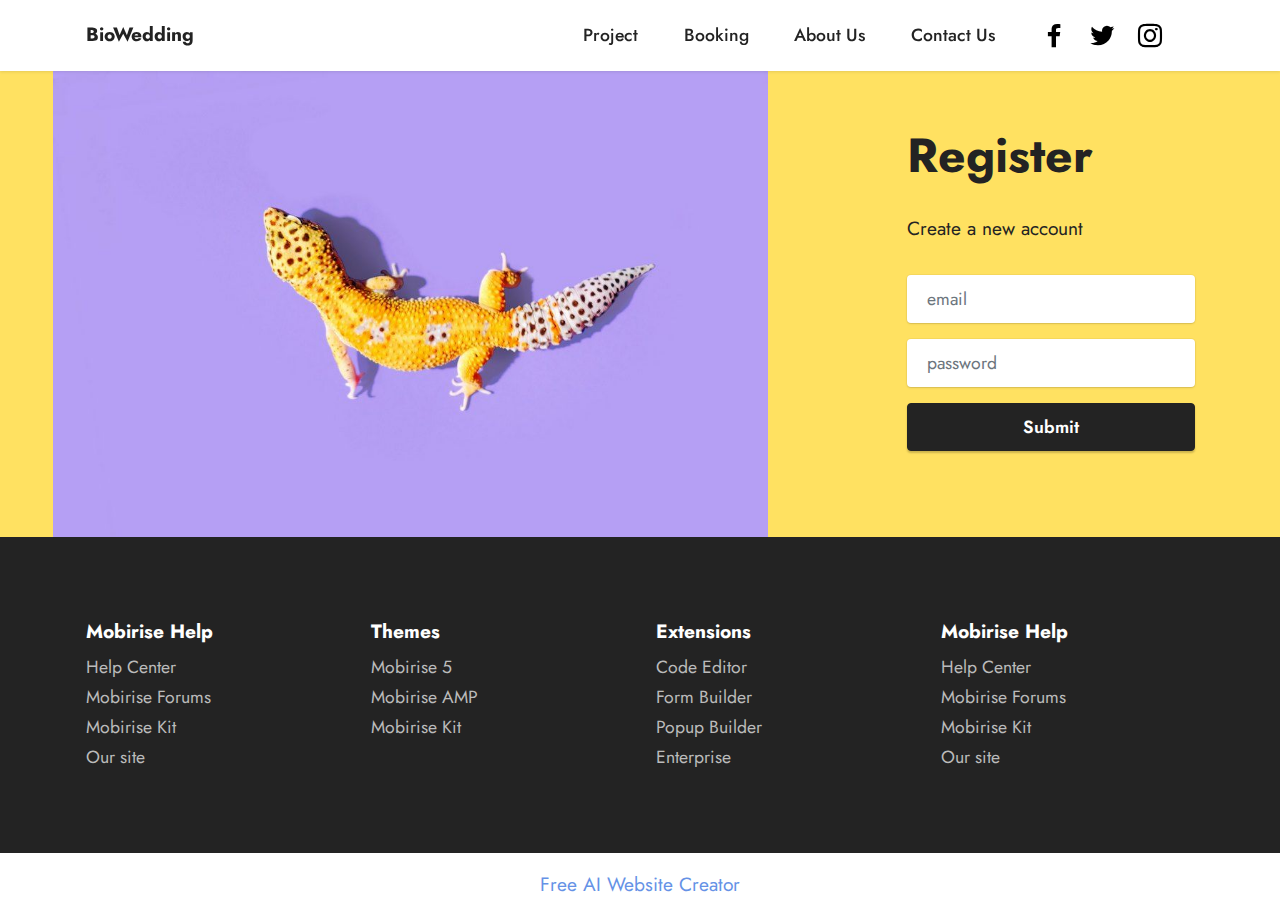
<file: page3.html>
<!DOCTYPE html>
<html  >
<head>
  <!-- Site made with Mobirise Website Builder v5.9.13, https://mobirise.com -->
  <meta charset="UTF-8">
  <meta http-equiv="X-UA-Compatible" content="IE=edge">
  <meta name="generator" content="Mobirise v5.9.13, mobirise.com">
  <meta name="viewport" content="width=device-width, initial-scale=1, minimum-scale=1">
  <link rel="shortcut icon" href="assets/images/logo.png" type="image/x-icon">
  <meta name="description" content="">
  
  
  <title>register</title>
  <link rel="stylesheet" href="assets/web/assets/mobirise-icons2/mobirise2.css">
  <link rel="stylesheet" href="assets/bootstrap/css/bootstrap.min.css">
  <link rel="stylesheet" href="assets/bootstrap/css/bootstrap-grid.min.css">
  <link rel="stylesheet" href="assets/bootstrap/css/bootstrap-reboot.min.css">
  <link rel="stylesheet" href="assets/dropdown/css/style.css">
  <link rel="stylesheet" href="assets/socicon/css/styles.css">
  <link rel="stylesheet" href="assets/theme/css/style.css">
  <link rel="preload" href="https://fonts.googleapis.com/css2?family=Jost:ital,wght@0,400;0,700;1,400;1,700&display=swap&display=swap" as="style" onload="this.onload=null;this.rel='stylesheet'">
  <noscript><link rel="stylesheet" href="https://fonts.googleapis.com/css2?family=Jost:ital,wght@0,400;0,700;1,400;1,700&display=swap&display=swap"></noscript>
  <link rel="preload" as="style" href="assets/mobirise/css/mbr-additional.css?v=YZAvAP"><link rel="stylesheet" href="assets/mobirise/css/mbr-additional.css?v=YZAvAP" type="text/css">

  
  
  
</head>
<body>
  
  <section data-bs-version="5.1" class="menu menu3 cid-u5gWJdvowL" once="menu" id="menu3-y">
    
    <nav class="navbar navbar-dropdown navbar-fixed-top navbar-expand-lg">
        <div class="container">
            <div class="navbar-brand">
                
                <span class="navbar-caption-wrap"><a class="navbar-caption text-black display-7" href="https://mobiri.se">BioWedding</a></span>
            </div>
            <button class="navbar-toggler" type="button" data-toggle="collapse" data-bs-toggle="collapse" data-target="#navbarSupportedContent" data-bs-target="#navbarSupportedContent" aria-controls="navbarNavAltMarkup" aria-expanded="false" aria-label="Toggle navigation">
                <div class="hamburger">
                    <span></span>
                    <span></span>
                    <span></span>
                    <span></span>
                </div>
            </button>
            <div class="collapse navbar-collapse" id="navbarSupportedContent">
                <ul class="navbar-nav nav-dropdown nav-right" data-app-modern-menu="true"><li class="nav-item"><a class="nav-link link text-black text-primary display-4" href="projcet.html">Project</a></li>
                    <li class="nav-item"><a class="nav-link link text-black text-primary display-4" href="booking.html">Booking</a></li>
                    <li class="nav-item"><a class="nav-link link text-black text-primary display-4" href="tentang.html">About Us</a>
                    </li><li class="nav-item"><a class="nav-link link text-black text-primary display-4" href="contact.html">Contact Us</a></li></ul>
                <div class="icons-menu">
                    <a class="iconfont-wrapper" href="https://mobiri.se" target="_blank">
                        <span class="p-2 mbr-iconfont socicon-facebook socicon"></span>
                    </a>
                    <a class="iconfont-wrapper" href="https://mobiri.se" target="_blank">
                        <span class="p-2 mbr-iconfont socicon-twitter socicon"></span>
                    </a>
                    <a class="iconfont-wrapper" href="https://mobiri.se" target="_blank">
                        <span class="p-2 mbr-iconfont socicon-instagram socicon"></span>
                    </a>
                    
                </div>
                
            </div>
        </div>
    </nav>
</section>

<section data-bs-version="5.1" class="form3 cid-u5heYHJ4gn" id="form3-10">

    

    

    <div class="container-fluid">
        <div class="row justify-content-center">
            <div class="col-lg-7 col-12">
                <div class="image-wrapper">
                    <img class="w-100" src="assets/images/features6.jpg" alt="Mobirise Website Builder">
                </div>
            </div>
            <div class="col-lg-3 offset-lg-1 mbr-form" data-form-type="formoid">
                <form action="https://mobirise.eu/" method="POST" class="mbr-form form-with-styler" data-form-title="Form Name"><input type="hidden" name="email" data-form-email="true" value="u8I6+D0xwUQnOAanFIE6148qizcI0DEG6iy4F2VPO+oaXkxLG8cdSl7KHL5vZoY4TiTpO58+vHUrkEnDYL9FwCONeUPrCLxX+7Hrn17Y3H2iXQ24x40Yiih+dA7IyCX0">
                    <div class="row">
                        <div hidden="hidden" data-form-alert="" class="alert alert-success col-12">Thanks for filling out the form!</div>
                        <div hidden="hidden" data-form-alert-danger="" class="alert alert-danger col-12">
                            Oops...! some problem!
                        </div>
                    </div>
                    <div class="dragArea row">
                        <div class="col-lg-12 col-md-12 col-sm-12">
                            <h1 class="mbr-section-title mb-4 display-2">
                                <strong>Register</strong></h1>
                        </div>
                        <div class="col-lg-12 col-md-12 col-sm-12">
                            <p class="mbr-text mbr-fonts-style mb-4 display-7">Create a new account</p>
                        </div>
                        <div data-for="name" class="col-lg-12 col-md col-sm-12 form-group mb-3">
                            <input type="text" name="name" placeholder="email" data-form-field="name" class="form-control" value="" id="name-form3-10">
                        </div>
                        <div class="col-lg-12 col-md col-sm-12 form-group mb-3" data-for="email">
                            <input type="email" name="email" placeholder="password" data-form-field="email" class="form-control" value="" id="email-form3-10">
                        </div>
                        <div class="col-md-auto col-12 mbr-section-btn">
                            <button type="submit" class="btn btn-black display-4">Submit</button>
                        </div>
                    </div>
                </form>
            </div>
            <div class="offset-lg-1"></div>
        </div>
    </div>
</section>

<section data-bs-version="5.1" class="footer2 cid-u5hcXFu6PY" once="footers" id="footer2-z">

    

    
    
    <div class="container">
        <div class="row mbr-white">
            <div class="col-6 col-md-4 col-lg-3">
                <h5 class="mbr-section-subtitle mbr-fonts-style mb-2 display-7">
                    <strong>Mobirise Help</strong>
                </h5>
                <ul class="list mbr-fonts-style display-4">
                    <li class="mbr-text item-wrap">Help Center</li>
                    <li class="mbr-text item-wrap">Mobirise Forums</li>
                    <li class="mbr-text item-wrap">Mobirise Kit</li>
                    <li class="mbr-text item-wrap">Our site</li>
                </ul>
            </div>
            <div class="col-6 col-md-4 col-lg-3">
                <h5 class="mbr-section-subtitle mbr-fonts-style mb-2 display-7">
                    <strong>Themes</strong>
                </h5>
                <ul class="list mbr-fonts-style display-4">
                    <li class="mbr-text item-wrap">Mobirise 5</li>
                    <li class="mbr-text item-wrap">Mobirise AMP</li>
                    <li class="mbr-text item-wrap">Mobirise Kit</li>
                </ul>
            </div>
            <div class="col-6 col-md-4 col-lg-3">
                <h5 class="mbr-section-subtitle mbr-fonts-style mb-2 display-7">
                    <strong>Extensions</strong>
                </h5>
                <ul class="list mbr-fonts-style display-4">
                    <li class="mbr-text item-wrap">Code Editor</li>
                    <li class="mbr-text item-wrap">Form Builder</li>
                    <li class="mbr-text item-wrap">Popup Builder</li>
                    <li class="mbr-text item-wrap">Enterprise</li>
                </ul>
            </div>
            <div class="col-6 col-md-4 col-lg-3">
                <h5 class="mbr-section-subtitle mbr-fonts-style mb-2 display-7">
                    <strong>Mobirise Help</strong>
                </h5>
                <ul class="list mbr-fonts-style display-4">
                    <li class="mbr-text item-wrap">Help Center</li>
                    <li class="mbr-text item-wrap">Mobirise Forums</li>
                    <li class="mbr-text item-wrap">Mobirise Kit</li>
                    <li class="mbr-text item-wrap">Our site</li>
                </ul>
            </div>
            
        </div>
    </div>
</section><section class="display-7" style="padding: 0;align-items: center;justify-content: center;flex-wrap: wrap;    align-content: center;display: flex;position: relative;height: 4rem;"><a href="https://mobiri.se/3150332" style="flex: 1 1;height: 4rem;position: absolute;width: 100%;z-index: 1;"><img alt="" style="height: 4rem;" src="[data-uri]"></a><p style="margin: 0;text-align: center;" class="display-7">&#8204;</p><a style="z-index:1" href="https://mobirise.com/builder/ai-website-creator.html">Free AI Website Creator</a></section><script src="assets/bootstrap/js/bootstrap.bundle.min.js"></script>  <script src="assets/smoothscroll/smooth-scroll.js"></script>  <script src="assets/ytplayer/index.js"></script>  <script src="assets/dropdown/js/navbar-dropdown.js"></script>  <script src="assets/theme/js/script.js"></script>  <script src="assets/formoid/formoid.min.js"></script>  
  
  
</body>
</html>
</file>
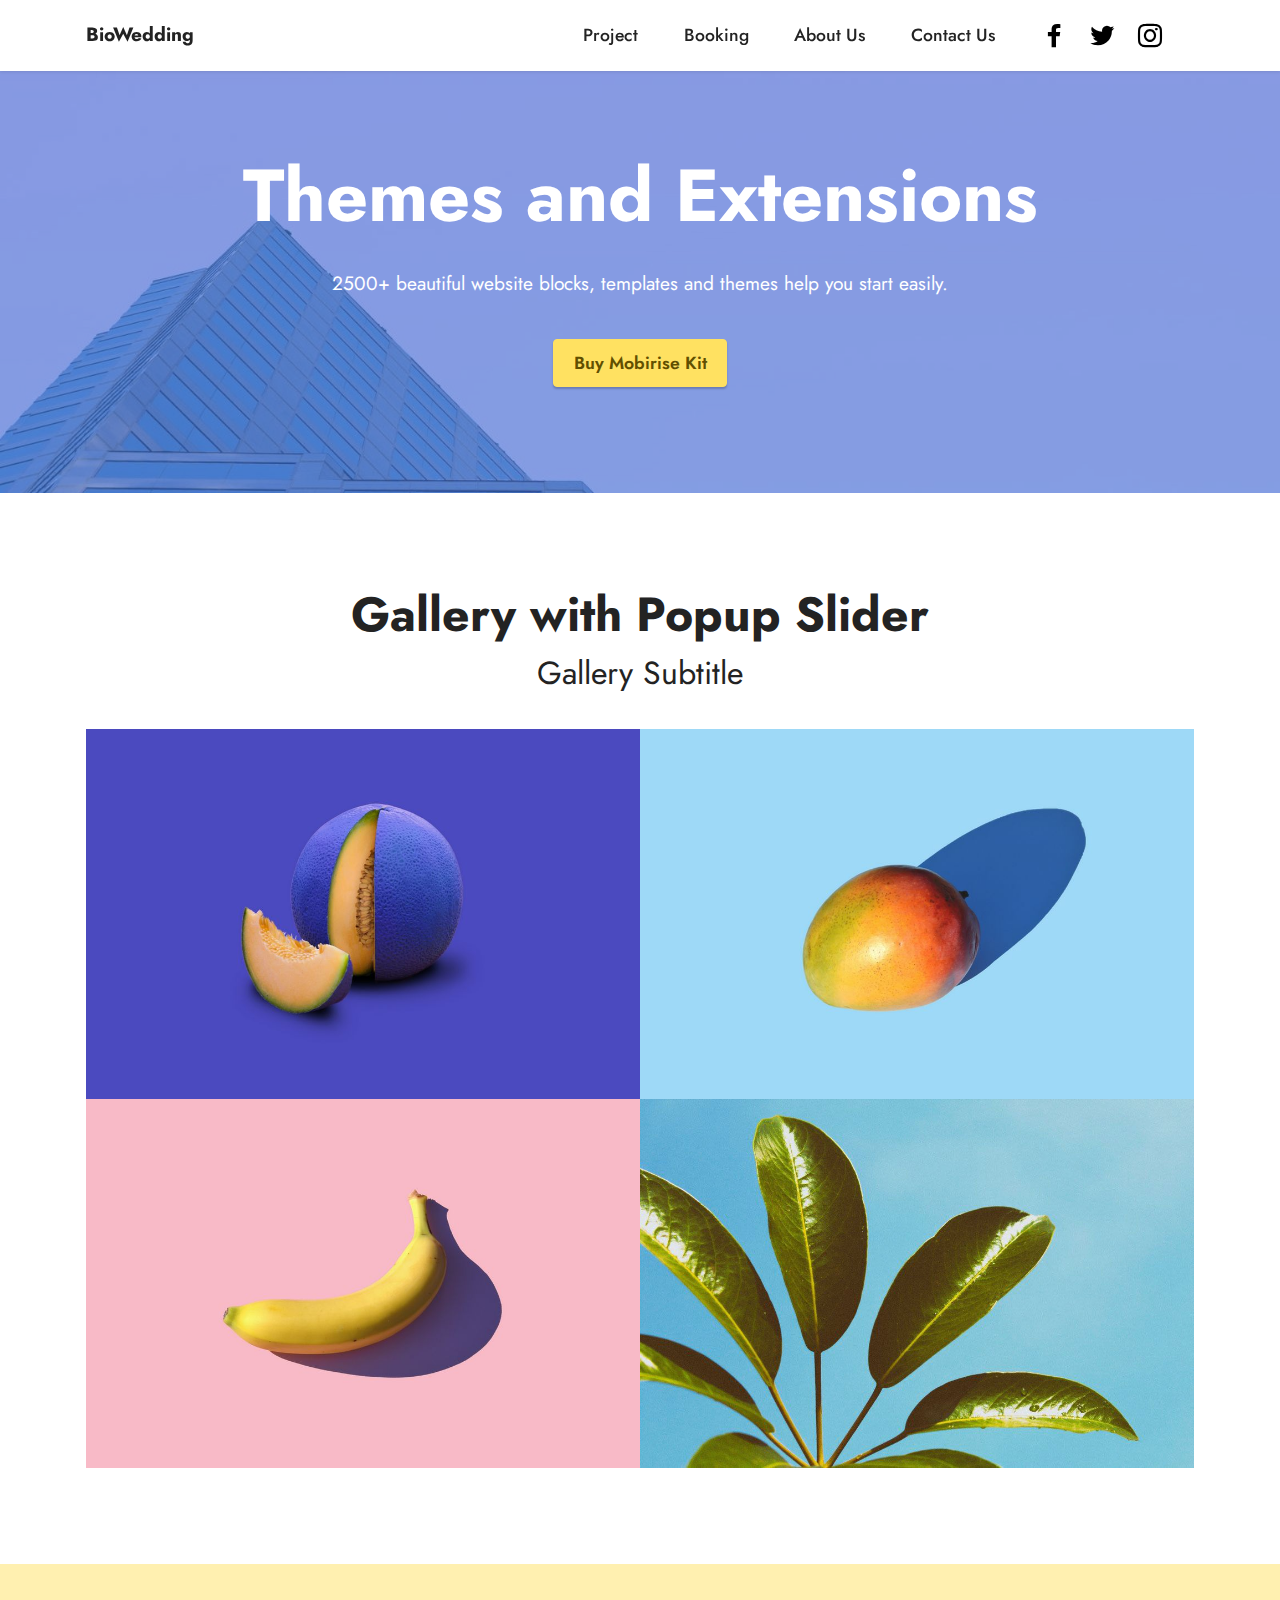
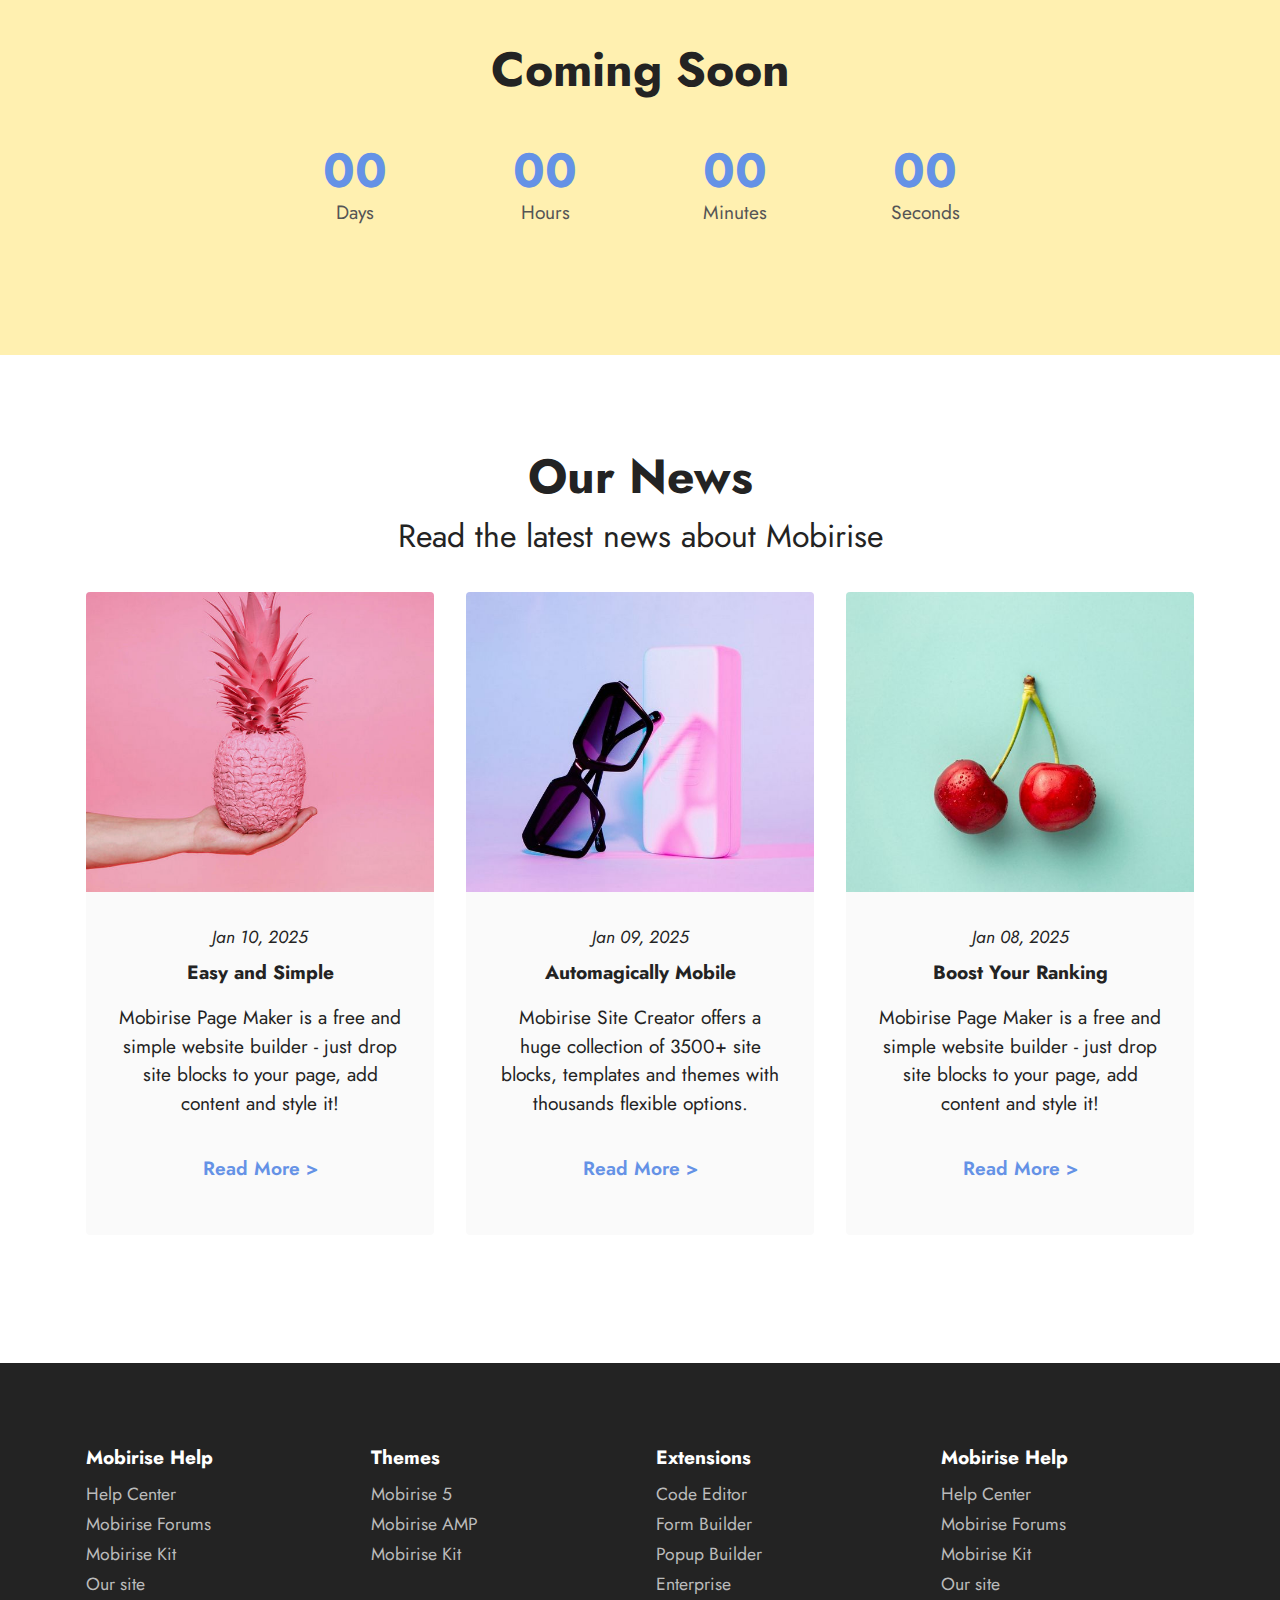
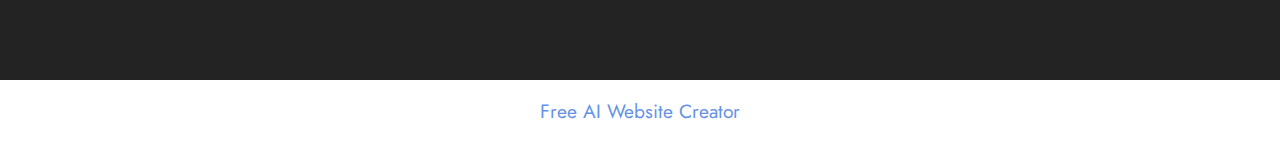
<file: projcet.html>
<!DOCTYPE html>
<html  >
<head>
  <!-- Site made with Mobirise Website Builder v5.9.13, https://mobirise.com -->
  <meta charset="UTF-8">
  <meta http-equiv="X-UA-Compatible" content="IE=edge">
  <meta name="generator" content="Mobirise v5.9.13, mobirise.com">
  <meta name="viewport" content="width=device-width, initial-scale=1, minimum-scale=1">
  <link rel="shortcut icon" href="assets/images/logo.png" type="image/x-icon">
  <meta name="description" content="">
  
  
  <title>project</title>
  <link rel="stylesheet" href="assets/web/assets/mobirise-icons2/mobirise2.css">
  <link rel="stylesheet" href="assets/bootstrap/css/bootstrap.min.css">
  <link rel="stylesheet" href="assets/bootstrap/css/bootstrap-grid.min.css">
  <link rel="stylesheet" href="assets/bootstrap/css/bootstrap-reboot.min.css">
  <link rel="stylesheet" href="assets/dropdown/css/style.css">
  <link rel="stylesheet" href="assets/socicon/css/styles.css">
  <link rel="stylesheet" href="assets/theme/css/style.css">
  <link rel="preload" href="https://fonts.googleapis.com/css2?family=Jost:ital,wght@0,400;0,700;1,400;1,700&display=swap&display=swap" as="style" onload="this.onload=null;this.rel='stylesheet'">
  <noscript><link rel="stylesheet" href="https://fonts.googleapis.com/css2?family=Jost:ital,wght@0,400;0,700;1,400;1,700&display=swap&display=swap"></noscript>
  <link rel="preload" as="style" href="assets/mobirise/css/mbr-additional.css?v=0Gq8Qu"><link rel="stylesheet" href="assets/mobirise/css/mbr-additional.css?v=0Gq8Qu" type="text/css">

  
  
  
</head>
<body>
  
  <section data-bs-version="5.1" class="menu menu3 cid-u5gWJdvowL" once="menu" id="menu3-g">
    
    <nav class="navbar navbar-dropdown navbar-fixed-top navbar-expand-lg">
        <div class="container">
            <div class="navbar-brand">
                
                <span class="navbar-caption-wrap"><a class="navbar-caption text-black display-7" href="https://mobiri.se">BioWedding</a></span>
            </div>
            <button class="navbar-toggler" type="button" data-toggle="collapse" data-bs-toggle="collapse" data-target="#navbarSupportedContent" data-bs-target="#navbarSupportedContent" aria-controls="navbarNavAltMarkup" aria-expanded="false" aria-label="Toggle navigation">
                <div class="hamburger">
                    <span></span>
                    <span></span>
                    <span></span>
                    <span></span>
                </div>
            </button>
            <div class="collapse navbar-collapse" id="navbarSupportedContent">
                <ul class="navbar-nav nav-dropdown nav-right" data-app-modern-menu="true"><li class="nav-item"><a class="nav-link link text-black text-primary display-4" href="projcet.html">Project</a></li>
                    <li class="nav-item"><a class="nav-link link text-black text-primary display-4" href="booking.html">Booking</a></li>
                    <li class="nav-item"><a class="nav-link link text-black text-primary display-4" href="tentang.html">About Us</a>
                    </li><li class="nav-item"><a class="nav-link link text-black text-primary display-4" href="contact.html">Contact Us</a></li></ul>
                <div class="icons-menu">
                    <a class="iconfont-wrapper" href="https://mobiri.se" target="_blank">
                        <span class="p-2 mbr-iconfont socicon-facebook socicon"></span>
                    </a>
                    <a class="iconfont-wrapper" href="https://mobiri.se" target="_blank">
                        <span class="p-2 mbr-iconfont socicon-twitter socicon"></span>
                    </a>
                    <a class="iconfont-wrapper" href="https://mobiri.se" target="_blank">
                        <span class="p-2 mbr-iconfont socicon-instagram socicon"></span>
                    </a>
                    
                </div>
                
            </div>
        </div>
    </nav>
</section>

<section data-bs-version="5.1" class="info3 cid-u5h3XcUKZg" id="info3-i">

    

    
    <div class="mbr-overlay" style="opacity: 0.6; background-color: rgb(68, 121, 217);">
    </div>

    <div class="container">
        <div class="row justify-content-center">
            <div class="card col-12 col-lg-10">
                <div class="card-wrapper">
                    <div class="card-box align-center">
                        <h4 class="card-title mbr-fonts-style align-center mb-4 display-1">
                            <strong>Themes and Extensions</strong>
                        </h4>
                        <p class="mbr-text mbr-fonts-style mb-4 display-7">
                            2500+ beautiful website blocks, templates and themes help you start easily.</p>
                        <div class="mbr-section-btn mt-3">
                            <a class="btn btn-warning display-4" href="https://mobiri.se">Buy
                                Mobirise Kit</a>
                        </div>
                    </div>
                </div>
            </div>
        </div>
    </div>
</section>

<section data-bs-version="5.1" class="gallery4 mbr-gallery cid-u5hb1vgC4c" id="gallery4-r">
    

    
    

    <div class="container">
        <div class="mbr-section-head">
            <h3 class="mbr-section-title mbr-fonts-style align-center m-0 display-2"><strong>Gallery with Popup Slider</strong></h3>
            <h4 class="mbr-section-subtitle mbr-fonts-style align-center mb-0 mt-2 display-5">Gallery Subtitle</h4>
        </div>
        <div class="row mbr-gallery mt-4">
            <div class="col-12 col-md-6 col-lg-6 item gallery-image">
                <div class="item-wrapper" data-toggle="modal" data-bs-toggle="modal" data-target="#u5iG5nx3tS-modal" data-bs-target="#u5iG5nx3tS-modal">
                    <img class="w-100" src="assets/images/features1.jpg" alt="Mobirise Website Builder" data-slide-to="0" data-bs-slide-to="0" data-target="#lb-u5iG5nx3tS" data-bs-target="#lb-u5iG5nx3tS">
                    <div class="icon-wrapper">
                        <span class="mobi-mbri mobi-mbri-search mbr-iconfont mbr-iconfont-btn"></span>
                    </div>
                </div>
                
            </div>
            <div class="col-12 col-md-6 col-lg-6 item gallery-image">
                <div class="item-wrapper" data-toggle="modal" data-bs-toggle="modal" data-target="#u5iG5nx3tS-modal" data-bs-target="#u5iG5nx3tS-modal">
                    <img class="w-100" src="assets/images/features2.jpg" alt="Mobirise Website Builder" data-slide-to="1" data-bs-slide-to="1" data-target="#lb-u5iG5nx3tS" data-bs-target="#lb-u5iG5nx3tS">
                    <div class="icon-wrapper">
                        <span class="mobi-mbri mobi-mbri-search mbr-iconfont mbr-iconfont-btn"></span>
                    </div>
                </div>
                
            </div>
            <div class="col-12 col-md-6 col-lg-6 item gallery-image">
                <div class="item-wrapper" data-toggle="modal" data-bs-toggle="modal" data-target="#u5iG5nx3tS-modal" data-bs-target="#u5iG5nx3tS-modal">
                    <img class="w-100" src="assets/images/features3.jpg" alt="Mobirise Website Builder" data-slide-to="2" data-bs-slide-to="2" data-target="#lb-u5iG5nx3tS" data-bs-target="#lb-u5iG5nx3tS">
                    <div class="icon-wrapper">
                        <span class="mobi-mbri mobi-mbri-search mbr-iconfont mbr-iconfont-btn"></span>
                    </div>
                </div>
                
            </div>
            <div class="col-12 col-md-6 col-lg-6 item gallery-image">
                <div class="item-wrapper" data-toggle="modal" data-bs-toggle="modal" data-target="#u5iG5nx3tS-modal" data-bs-target="#u5iG5nx3tS-modal">
                    <img class="w-100" src="assets/images/features4.jpg" alt="Mobirise Website Builder" data-slide-to="3" data-bs-slide-to="3" data-target="#lb-u5iG5nx3tS" data-bs-target="#lb-u5iG5nx3tS">
                    <div class="icon-wrapper">
                        <span class="mobi-mbri mobi-mbri-search mbr-iconfont mbr-iconfont-btn"></span>
                    </div>
                </div>
                
            </div>
        </div>

        <div class="modal mbr-slider" tabindex="-1" role="dialog" aria-hidden="true" id="u5iG5nx3tS-modal">
            <div class="modal-dialog" role="document">
                <div class="modal-content">
                    <div class="modal-body">
                        <div class="carousel slide" id="lb-u5iG5nx3tS" data-interval="5000" data-bs-interval="5000">
                            <div class="carousel-inner">
                                <div class="carousel-item active">
                                    <img class="d-block w-100" src="assets/images/features1.jpg" alt="Mobirise Website Builder">
                                </div>
                                <div class="carousel-item">
                                    <img class="d-block w-100" src="assets/images/features2.jpg" alt="Mobirise Website Builder">
                                </div>
                                <div class="carousel-item">
                                    <img class="d-block w-100" src="assets/images/features3.jpg" alt="Mobirise Website Builder">
                                </div>
                                <div class="carousel-item">
                                    <img class="d-block w-100" src="assets/images/features4.jpg" alt="Mobirise Website Builder">
                                </div>
                            </div>
                            <ol class="carousel-indicators">
                                <li data-slide-to="0" data-bs-slide-to="0" class="active" data-target="#lb-u5iG5nx3tS" data-bs-target="#lb-u5iG5nx3tS"></li>
                                <li data-slide-to="1" data-bs-slide-to="1" data-target="#lb-u5iG5nx3tS" data-bs-target="#lb-u5iG5nx3tS"></li>
                                <li data-slide-to="2" data-bs-slide-to="2" data-target="#lb-u5iG5nx3tS" data-bs-target="#lb-u5iG5nx3tS"></li>
                                <li data-slide-to="3" data-bs-slide-to="3" data-target="#lb-u5iG5nx3tS" data-bs-target="#lb-u5iG5nx3tS"></li>
                            </ol>
                            <a role="button" href="" class="close" data-dismiss="modal" data-bs-dismiss="modal" aria-label="Close">
                            </a>
                            <a class="carousel-control-prev carousel-control" role="button" data-slide="prev" data-bs-slide="prev" href="#lb-u5iG5nx3tS">
                                <span class="mobi-mbri mobi-mbri-arrow-prev" aria-hidden="true"></span>
                                <span class="sr-only visually-hidden">Previous</span>
                            </a>
                            <a class="carousel-control-next carousel-control" role="button" data-slide="next" data-bs-slide="next" href="#lb-u5iG5nx3tS">
                                <span class="mobi-mbri mobi-mbri-arrow-next" aria-hidden="true"></span>
                                <span class="sr-only visually-hidden">Next</span>
                            </a>
                        </div>
                    </div>
                </div>
            </div>
        </div>
    </div>
</section>

<section data-bs-version="5.1" class="countdown3 cid-u5hbgyUOJR" id="countdown3-s">
    
    
    
    
    <div class="container">
        <div class="row justify-content-center">
            <div class="col-lg-8">
                <h3 class="mbr-section-title mb-5 align-center mbr-fonts-style display-2">
                    <strong>Coming Soon</strong>
                </h3>
                
                <div class="countdown-cont align-center mb-5">
                    <div class="daysCountdown col-xs-3 col-sm-3 col-md-3" title="Days"></div>
                    <div class="hoursCountdown col-xs-3 col-sm-3 col-md-3" title="Hours"></div>
                    <div class="minutesCountdown col-xs-3 col-sm-3 col-md-3" title="Minutes"></div>
                    <div class="secondsCountdown col-xs-3 col-sm-3 col-md-3" title="Seconds"></div>
                    <div class="countdown" data-due-date="2021/01/01"></div>
                </div>
                
                
                
            </div>
        </div>
    </div>
</section>

<section data-bs-version="5.1" class="content3 cid-u5h72mYroP" id="content3-l">
    
    
    <div class="container">
        <div class="mbr-section-head">
            <h4 class="mbr-section-title mbr-fonts-style align-center mb-0 display-2"><strong>Our News</strong></h4>
            <h5 class="mbr-section-subtitle mbr-fonts-style align-center mb-0 mt-2 display-5">Read the latest news about Mobirise</h5>
        </div>
        <div class="row mt-4">
            <div class="item features-image сol-12 col-md-6 col-lg-4">
                <div class="item-wrapper">
                    <div class="item-img">
                        <img src="assets/images/product5.jpg" alt="Mobirise Website Builder" title="">
                    </div>
                    <div class="item-content">
                        <h5 class="item-title mbr-fonts-style display-4"><em>Jan 10, 2025</em></h5>
                        <h6 class="item-subtitle mbr-fonts-style mt-1 display-7"><strong>Easy and Simple</strong></h6>
                        <p class="mbr-text mbr-fonts-style mt-3 display-7">Mobirise Page Maker is a free and simple
                            website builder - just drop site blocks to your page, add content and style it!</p>
                    </div>
                    <div class="mbr-section-btn item-footer mt-2"><a href="" class="btn item-btn btn-primary-outline display-7" target="_blank">Read More &gt;</a></div>
                </div>
            </div>
            <div class="item features-image сol-12 col-md-6 col-lg-4">
                <div class="item-wrapper">
                    <div class="item-img">
                        <img src="assets/images/product4.jpg" alt="Mobirise Website Builder" title="">
                    </div>
                    <div class="item-content">
                        <h5 class="item-title mbr-fonts-style display-4"><em>Jan 09, 2025</em></h5>
                        <h6 class="item-subtitle mbr-fonts-style mt-1 display-7"><strong>Automagically Mobile</strong>
                        </h6>
                        <p class="mbr-text mbr-fonts-style mt-3 display-7">Mobirise Site Creator offers a huge
                            collection of 3500+ site blocks, templates and themes with thousands flexible options. <br>
                        </p>
                    </div>
                    <div class="mbr-section-btn item-footer mt-2"><a href="" class="btn item-btn btn-primary-outline display-7" target="_blank">Read More &gt;</a></div>
                </div>
            </div>
            <div class="item features-image сol-12 col-md-6 col-lg-4">
                <div class="item-wrapper">
                    <div class="item-img">
                        <img src="assets/images/product3.jpg" alt="Mobirise Website Builder" title="">
                    </div>
                    <div class="item-content">
                        <h5 class="item-title mbr-fonts-style display-4"><em>Jan 08, 2025</em></h5>
                        <h6 class="item-subtitle mbr-fonts-style mt-1 display-7"><strong>Boost Your Ranking</strong></h6>
                        <p class="mbr-text mbr-fonts-style mt-3 display-7">Mobirise Page Maker is a free and simple
                            website builder - just drop site blocks to your page, add content and style it!</p>
                    </div>
                    <div class="mbr-section-btn item-footer mt-2"><a href="" class="btn item-btn btn-primary-outline display-7" target="_blank">Read More &gt;</a></div>
                </div>
            </div>

        </div>
    </div>
</section>

<section data-bs-version="5.1" class="footer2 cid-u5hcXFu6PY" once="footers" id="footer2-u">

    

    
    
    <div class="container">
        <div class="row mbr-white">
            <div class="col-6 col-md-4 col-lg-3">
                <h5 class="mbr-section-subtitle mbr-fonts-style mb-2 display-7">
                    <strong>Mobirise Help</strong>
                </h5>
                <ul class="list mbr-fonts-style display-4">
                    <li class="mbr-text item-wrap">Help Center</li>
                    <li class="mbr-text item-wrap">Mobirise Forums</li>
                    <li class="mbr-text item-wrap">Mobirise Kit</li>
                    <li class="mbr-text item-wrap">Our site</li>
                </ul>
            </div>
            <div class="col-6 col-md-4 col-lg-3">
                <h5 class="mbr-section-subtitle mbr-fonts-style mb-2 display-7">
                    <strong>Themes</strong>
                </h5>
                <ul class="list mbr-fonts-style display-4">
                    <li class="mbr-text item-wrap">Mobirise 5</li>
                    <li class="mbr-text item-wrap">Mobirise AMP</li>
                    <li class="mbr-text item-wrap">Mobirise Kit</li>
                </ul>
            </div>
            <div class="col-6 col-md-4 col-lg-3">
                <h5 class="mbr-section-subtitle mbr-fonts-style mb-2 display-7">
                    <strong>Extensions</strong>
                </h5>
                <ul class="list mbr-fonts-style display-4">
                    <li class="mbr-text item-wrap">Code Editor</li>
                    <li class="mbr-text item-wrap">Form Builder</li>
                    <li class="mbr-text item-wrap">Popup Builder</li>
                    <li class="mbr-text item-wrap">Enterprise</li>
                </ul>
            </div>
            <div class="col-6 col-md-4 col-lg-3">
                <h5 class="mbr-section-subtitle mbr-fonts-style mb-2 display-7">
                    <strong>Mobirise Help</strong>
                </h5>
                <ul class="list mbr-fonts-style display-4">
                    <li class="mbr-text item-wrap">Help Center</li>
                    <li class="mbr-text item-wrap">Mobirise Forums</li>
                    <li class="mbr-text item-wrap">Mobirise Kit</li>
                    <li class="mbr-text item-wrap">Our site</li>
                </ul>
            </div>
            
        </div>
    </div>
</section><section class="display-7" style="padding: 0;align-items: center;justify-content: center;flex-wrap: wrap;    align-content: center;display: flex;position: relative;height: 4rem;"><a href="https://mobiri.se/3150332" style="flex: 1 1;height: 4rem;position: absolute;width: 100%;z-index: 1;"><img alt="" style="height: 4rem;" src="[data-uri]"></a><p style="margin: 0;text-align: center;" class="display-7">&#8204;</p><a style="z-index:1" href="https://mobirise.com/builder/ai-website-creator.html">Free AI Website Creator</a></section><script src="assets/bootstrap/js/bootstrap.bundle.min.js"></script>  <script src="assets/smoothscroll/smooth-scroll.js"></script>  <script src="assets/ytplayer/index.js"></script>  <script src="assets/dropdown/js/navbar-dropdown.js"></script>  <script src="assets/countdown/countdown.js"></script>  <script src="assets/theme/js/script.js"></script>  
  
  
</body>
</html>
</file>
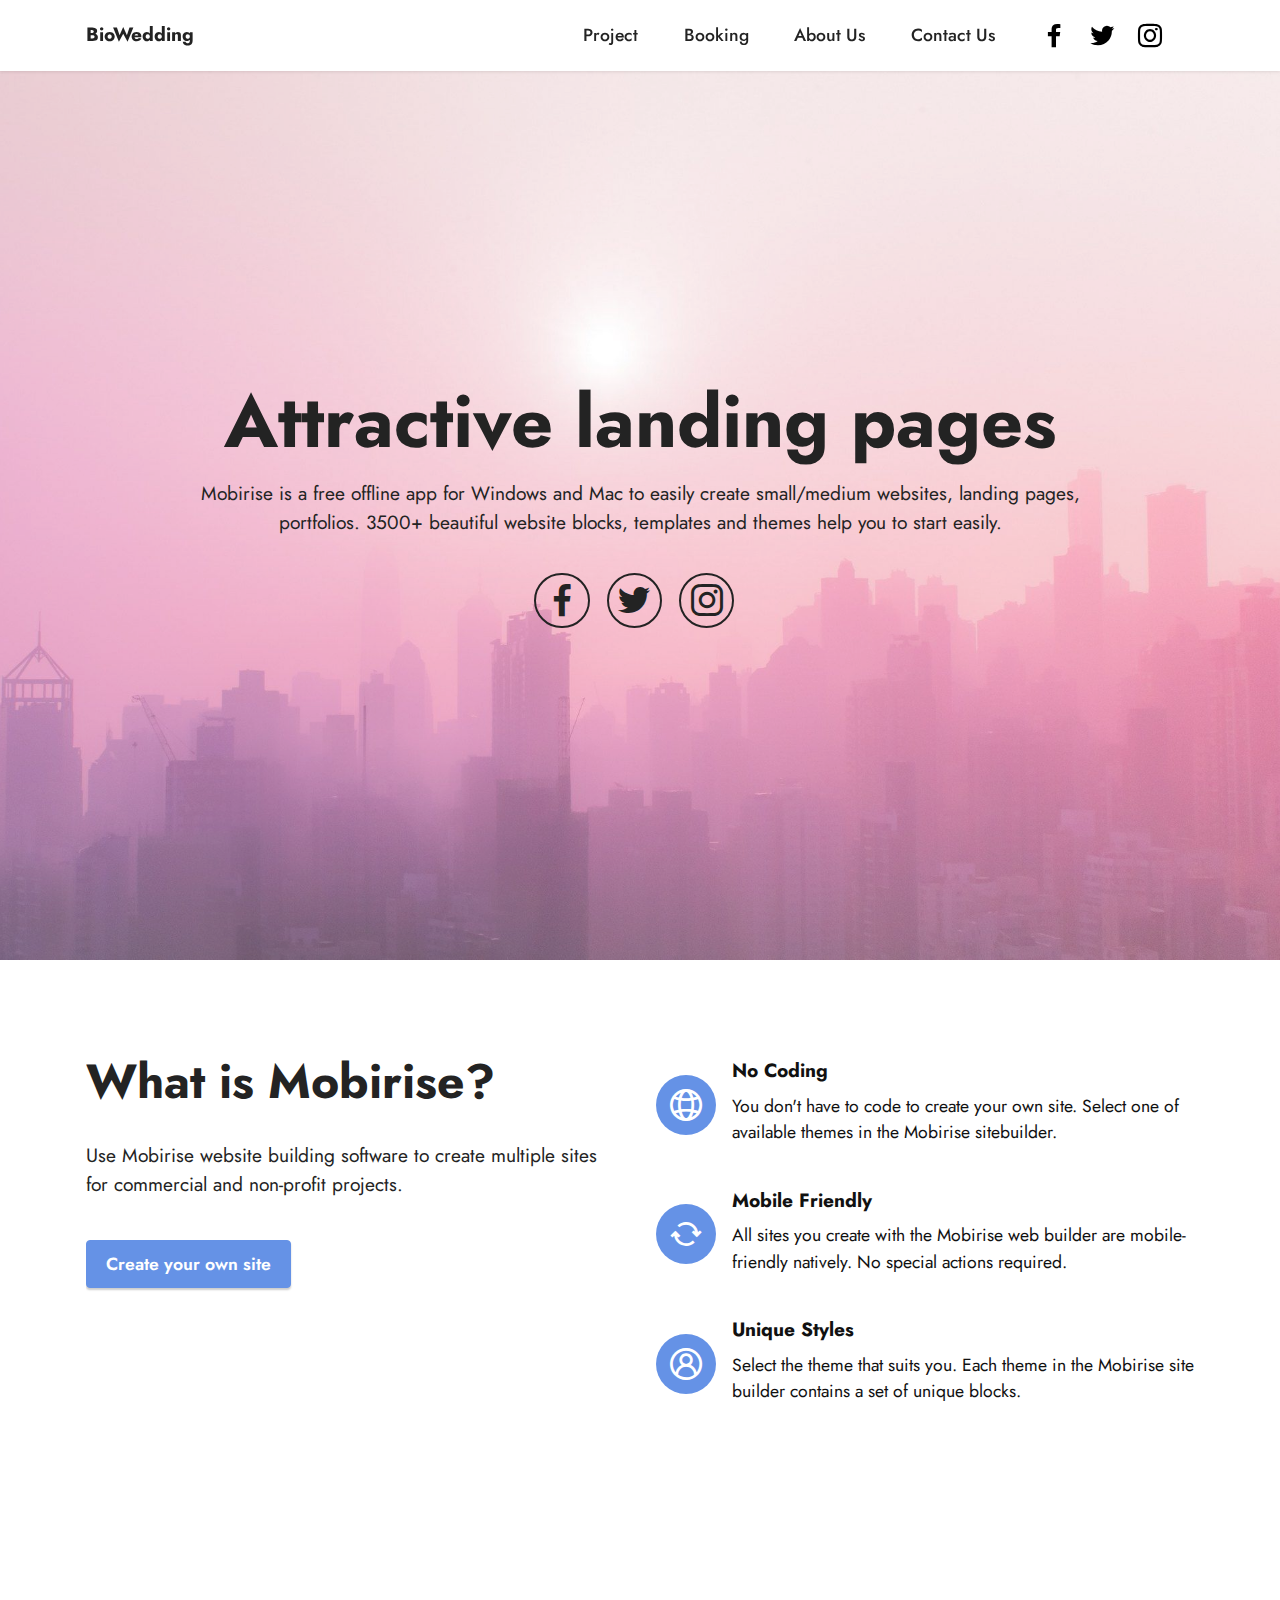
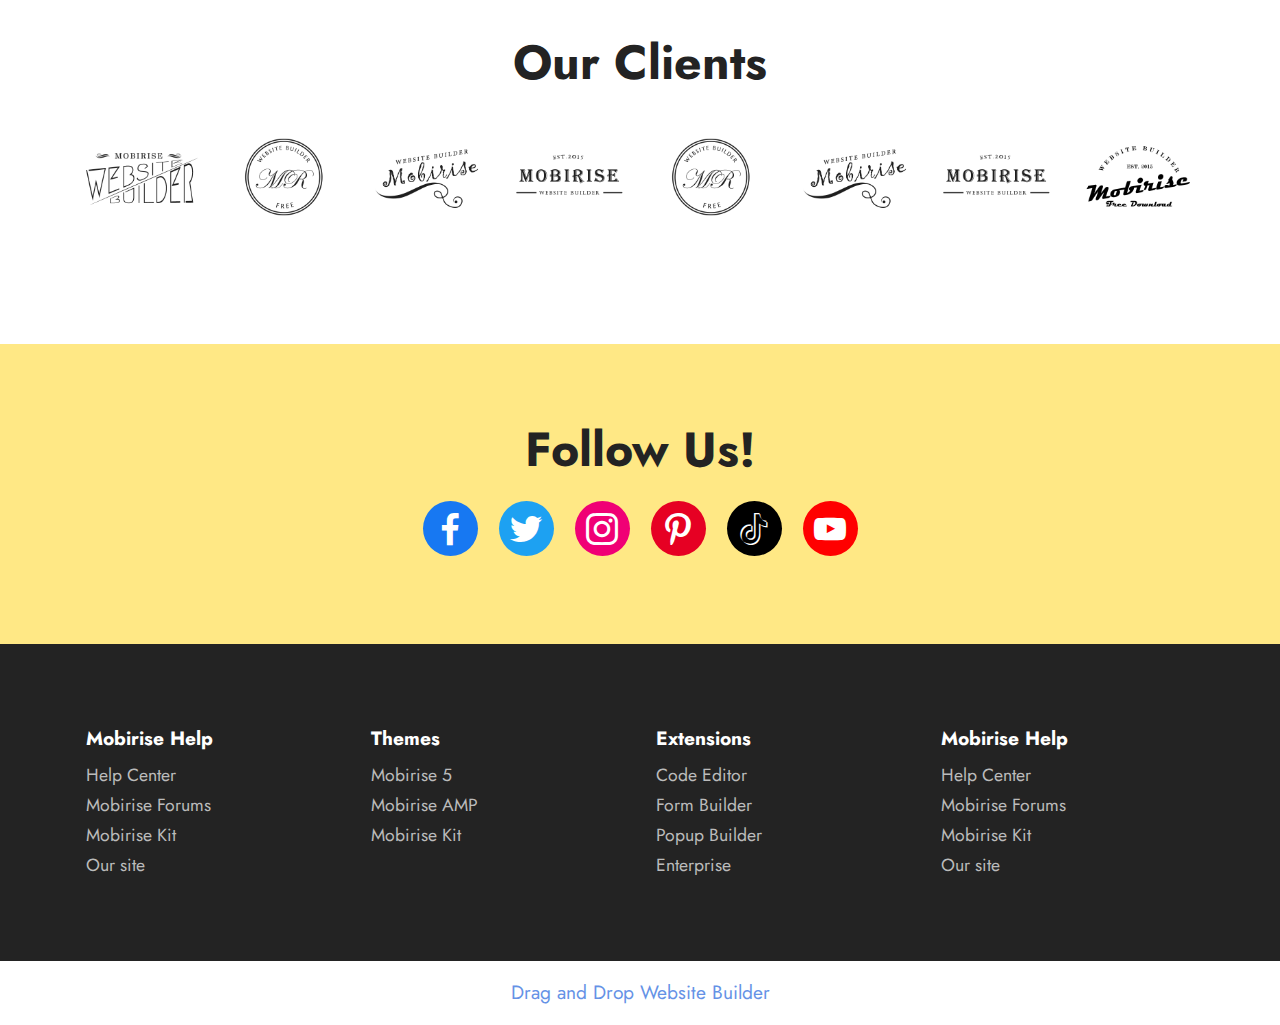
<file: tentang.html>
<!DOCTYPE html>
<html  >
<head>
  <!-- Site made with Mobirise Website Builder v5.9.13, https://mobirise.com -->
  <meta charset="UTF-8">
  <meta http-equiv="X-UA-Compatible" content="IE=edge">
  <meta name="generator" content="Mobirise v5.9.13, mobirise.com">
  <meta name="viewport" content="width=device-width, initial-scale=1, minimum-scale=1">
  <link rel="shortcut icon" href="assets/images/logo.png" type="image/x-icon">
  <meta name="description" content="">
  
  
  <title>tentang</title>
  <link rel="stylesheet" href="assets/web/assets/mobirise-icons2/mobirise2.css">
  <link rel="stylesheet" href="assets/bootstrap/css/bootstrap.min.css">
  <link rel="stylesheet" href="assets/bootstrap/css/bootstrap-grid.min.css">
  <link rel="stylesheet" href="assets/bootstrap/css/bootstrap-reboot.min.css">
  <link rel="stylesheet" href="assets/dropdown/css/style.css">
  <link rel="stylesheet" href="assets/socicon/css/styles.css">
  <link rel="stylesheet" href="assets/theme/css/style.css">
  <link rel="preload" href="https://fonts.googleapis.com/css2?family=Jost:ital,wght@0,400;0,700;1,400;1,700&display=swap&display=swap" as="style" onload="this.onload=null;this.rel='stylesheet'">
  <noscript><link rel="stylesheet" href="https://fonts.googleapis.com/css2?family=Jost:ital,wght@0,400;0,700;1,400;1,700&display=swap&display=swap"></noscript>
  <link rel="preload" as="style" href="assets/mobirise/css/mbr-additional.css?v=ZXdtod"><link rel="stylesheet" href="assets/mobirise/css/mbr-additional.css?v=ZXdtod" type="text/css">

  
  
  
</head>
<body>
  
  <section data-bs-version="5.1" class="menu menu3 cid-u5gWJdvowL" once="menu" id="menu3-1o">
    
    <nav class="navbar navbar-dropdown navbar-fixed-top navbar-expand-lg">
        <div class="container">
            <div class="navbar-brand">
                
                <span class="navbar-caption-wrap"><a class="navbar-caption text-black display-7" href="https://mobiri.se">BioWedding</a></span>
            </div>
            <button class="navbar-toggler" type="button" data-toggle="collapse" data-bs-toggle="collapse" data-target="#navbarSupportedContent" data-bs-target="#navbarSupportedContent" aria-controls="navbarNavAltMarkup" aria-expanded="false" aria-label="Toggle navigation">
                <div class="hamburger">
                    <span></span>
                    <span></span>
                    <span></span>
                    <span></span>
                </div>
            </button>
            <div class="collapse navbar-collapse" id="navbarSupportedContent">
                <ul class="navbar-nav nav-dropdown nav-right" data-app-modern-menu="true"><li class="nav-item"><a class="nav-link link text-black text-primary display-4" href="projcet.html">Project</a></li>
                    <li class="nav-item"><a class="nav-link link text-black text-primary display-4" href="booking.html">Booking</a></li>
                    <li class="nav-item"><a class="nav-link link text-black text-primary display-4" href="tentang.html">About Us</a>
                    </li><li class="nav-item"><a class="nav-link link text-black text-primary display-4" href="contact.html">Contact Us</a></li></ul>
                <div class="icons-menu">
                    <a class="iconfont-wrapper" href="https://mobiri.se" target="_blank">
                        <span class="p-2 mbr-iconfont socicon-facebook socicon"></span>
                    </a>
                    <a class="iconfont-wrapper" href="https://mobiri.se" target="_blank">
                        <span class="p-2 mbr-iconfont socicon-twitter socicon"></span>
                    </a>
                    <a class="iconfont-wrapper" href="https://mobiri.se" target="_blank">
                        <span class="p-2 mbr-iconfont socicon-instagram socicon"></span>
                    </a>
                    
                </div>
                
            </div>
        </div>
    </nav>
</section>

<section data-bs-version="5.1" class="header13 cid-u5i8me1oFe mbr-fullscreen" id="header13-1q">

    

    
    <div class="mbr-overlay" style="opacity: 0.2; background-color: rgb(255, 255, 255);"></div>

    <div class="align-center container">
        <div class="row justify-content-center">
            <div class="col-12 col-lg-10">
                <h1 class="mbr-section-title mbr-fonts-style mb-3 display-1"><strong>Attractive landing pages</strong></h1>
                
                <p class="mbr-text mbr-fonts-style mb-3 display-7">
                    Mobirise is a free offline app for Windows and Mac to easily create small/medium websites, landing
                    pages, portfolios. 3500+ beautiful website blocks, templates and themes help you to start easily.
                </p>
                
                <div class="social-row display-7 mt-5">
                    <div class="soc-item">
                        <a href="https://twitter.com/mobirise" target="_blank">
                            <span class="mbr-iconfont socicon socicon-facebook"></span>
                        </a>
                    </div>
                    <div class="soc-item">
                        <a href="https://twitter.com/mobirise" target="_blank">
                            <span class="mbr-iconfont socicon socicon-twitter"></span>
                        </a>
                    </div>
                    <div class="soc-item">
                        <a href="https://twitter.com/mobirise" target="_blank">
                            <span class="mbr-iconfont socicon socicon-instagram"></span>
                        </a>
                    </div>
                    
                    
                </div>
            </div>
        </div>
    </div>
</section>

<section data-bs-version="5.1" class="features13 cid-u5i8wnBYy5" id="features13-1r">

    

    
    
    <div class="container">
        <div class="row justify-content-center">
            <div class="col-12 col-lg-6">
                <div class="card-wrapper">
                    <div class="card-box align-left">
                        <h4 class="card-title mbr-fonts-style mb-4 display-2">
                            <strong>What is Mobirise?</strong>
                        </h4>
                        <p class="mbr-text mbr-fonts-style mb-4 display-7">
                            Use Mobirise website building software to create multiple sites for commercial and non-profit projects.</p>
                        <div class="mbr-section-btn">
                            <a class="btn btn-primary display-4" href="https://mobiri.se">Create your own site</a>
                        </div>
                    </div>
                </div>
            </div>
            <div class="col-12 col-lg-6">
                <div class="item features-without-image">
                    <div class="item-wrapper mbr-flex">
                        <div class="icon-box">
                            <span class="mbr-iconfont mobi-mbri-globe-2 mobi-mbri"></span>
                        </div>
                        <div class="text-box">
                            <h4 class="icon-title mbr-black mbr-fonts-style display-7">
                                <strong>No Coding</strong>
                            </h4>
                            <h5 class="icon-text mbr-black mbr-fonts-style display-4">You don't have to code to create your own site. Select one of available themes in the Mobirise sitebuilder.</h5>
                        </div>
                    </div>
                </div>
                <div class="item features-without-image">
                    <div class="item-wrapper mbr-flex">
                        <div class="icon-box">
                            <span class="mbr-iconfont mobi-mbri-update mobi-mbri"></span>
                        </div>
                        <div class="text-box">
                            <h4 class="icon-title mbr-black mbr-fonts-style display-7">
                                <strong>Mobile Friendly</strong>
                            </h4>
                            <h5 class="icon-text mbr-black mbr-fonts-style display-4">All sites you create with the Mobirise web builder are mobile-friendly natively. No special actions required.</h5>
                        </div>
                    </div>
                </div>
                <div class="item features-without-image">
                    <div class="item-wrapper mbr-flex">
                        <div class="icon-box">
                            <span class="mbr-iconfont mobi-mbri-user-2 mobi-mbri"></span>
                        </div>
                        <div class="text-box">
                            <h4 class="icon-title mbr-black mbr-fonts-style display-7">
                                <strong>Unique Styles</strong>
                            </h4>
                            <h5 class="icon-text mbr-black mbr-fonts-style display-4">Select the theme that suits you. Each theme in the Mobirise site builder contains a set of unique blocks.</h5>
                        </div>
                    </div>
                </div>
            </div>
        </div>
    </div>
</section>

<section data-bs-version="5.1" class="clients1 cid-u5i9r1ZQTm" id="clients1-1w">
    
    <div class="images-container container">
        <div class="mbr-section-head">
            <h3 class="mbr-section-title mbr-fonts-style align-center mb-0 display-2">
                <strong>Our Clients</strong>
            </h3>
            
            
        </div>
        <div class="row justify-content-center mt-4">
            <div class="col-md-3 card">
                <img src="assets/images/1.png" alt="Mobirise Website Builder">
            </div>
            <div class="col-md-3 card">
                <img src="assets/images/2.png" alt="Mobirise Website Builder">
            </div>
            <div class="col-md-3 card">
                <img src="assets/images/3.png" alt="Mobirise Website Builder">
            </div>
            <div class="col-md-3 card">
                <img src="assets/images/4.png" alt="Mobirise Website Builder">
            </div>
            <div class="col-md-3 card">
                <img src="assets/images/2.png" alt="Mobirise Website Builder">
            </div>
            <div class="col-md-3 card">
                <img src="assets/images/3.png" alt="Mobirise Website Builder">
            </div>
            <div class="col-md-3 card">
                <img src="assets/images/4.png" alt="Mobirise Website Builder">
            </div>
            <div class="col-md-3 card">
                <img src="assets/images/5.png" alt="Mobirise Website Builder">
            </div>
        </div>
    </div>
</section>

<section data-bs-version="5.1" class="share3 cid-u5i90L13Kh" id="share3-1u">
    
     
    
    
    

    <div class="container">
        <div class="media-container-row">
            <div class="col-12">
                <h3 class="mbr-section-title align-center mb-3 mbr-fonts-style display-2">
                    <strong>Follow Us!</strong>
                </h3>
                <div class="social-list align-center">
                   
                    <a class="iconfont-wrapper bg-facebook m-2 " target="_blank" href="https://mobiri.se">
                            <span class="socicon-facebook socicon"></span>
                        </a>
                        <a class="iconfont-wrapper bg-twitter m-2" href="https://mobiri.se" target="_blank">
                            <span class="socicon-twitter socicon"></span>
                        </a>
                        <a class="iconfont-wrapper bg-instagram m-2" href="https://mobiri.se" target="_blank">
                            <span class="socicon-instagram socicon"></span>
                        </a>
                        <a class="iconfont-wrapper bg-pinterest m-2" href="https://mobiri.se" target="_blank">
                            <span class="socicon-pinterest socicon"></span>
                        </a>
                        
                        
                        
                        
                        <a class="iconfont-wrapper bg-tiktok m-2" href="https://mobiri.se" target="_blank">
                            <span class="socicon-tiktok socicon"></span>
                        </a>
                        <a class="iconfont-wrapper bg-youtube m-2" href="https://mobiri.se" target="_blank">
                            <span class="socicon-youtube socicon"></span>
                        </a>
                        
                </div>
            </div>
        </div>
    </div>
</section>

<section data-bs-version="5.1" class="footer2 cid-u5hcXFu6PY" once="footers" id="footer2-1p">

    

    
    
    <div class="container">
        <div class="row mbr-white">
            <div class="col-6 col-md-4 col-lg-3">
                <h5 class="mbr-section-subtitle mbr-fonts-style mb-2 display-7">
                    <strong>Mobirise Help</strong>
                </h5>
                <ul class="list mbr-fonts-style display-4">
                    <li class="mbr-text item-wrap">Help Center</li>
                    <li class="mbr-text item-wrap">Mobirise Forums</li>
                    <li class="mbr-text item-wrap">Mobirise Kit</li>
                    <li class="mbr-text item-wrap">Our site</li>
                </ul>
            </div>
            <div class="col-6 col-md-4 col-lg-3">
                <h5 class="mbr-section-subtitle mbr-fonts-style mb-2 display-7">
                    <strong>Themes</strong>
                </h5>
                <ul class="list mbr-fonts-style display-4">
                    <li class="mbr-text item-wrap">Mobirise 5</li>
                    <li class="mbr-text item-wrap">Mobirise AMP</li>
                    <li class="mbr-text item-wrap">Mobirise Kit</li>
                </ul>
            </div>
            <div class="col-6 col-md-4 col-lg-3">
                <h5 class="mbr-section-subtitle mbr-fonts-style mb-2 display-7">
                    <strong>Extensions</strong>
                </h5>
                <ul class="list mbr-fonts-style display-4">
                    <li class="mbr-text item-wrap">Code Editor</li>
                    <li class="mbr-text item-wrap">Form Builder</li>
                    <li class="mbr-text item-wrap">Popup Builder</li>
                    <li class="mbr-text item-wrap">Enterprise</li>
                </ul>
            </div>
            <div class="col-6 col-md-4 col-lg-3">
                <h5 class="mbr-section-subtitle mbr-fonts-style mb-2 display-7">
                    <strong>Mobirise Help</strong>
                </h5>
                <ul class="list mbr-fonts-style display-4">
                    <li class="mbr-text item-wrap">Help Center</li>
                    <li class="mbr-text item-wrap">Mobirise Forums</li>
                    <li class="mbr-text item-wrap">Mobirise Kit</li>
                    <li class="mbr-text item-wrap">Our site</li>
                </ul>
            </div>
            
        </div>
    </div>
</section><section class="display-7" style="padding: 0;align-items: center;justify-content: center;flex-wrap: wrap;    align-content: center;display: flex;position: relative;height: 4rem;"><a href="https://mobiri.se/3150332" style="flex: 1 1;height: 4rem;position: absolute;width: 100%;z-index: 1;"><img alt="" style="height: 4rem;" src="[data-uri]"></a><p style="margin: 0;text-align: center;" class="display-7">&#8204;</p><a style="z-index:1" href="https://mobirise.com/drag-drop-website-builder.html">Drag and Drop Website Builder</a></section><script src="assets/bootstrap/js/bootstrap.bundle.min.js"></script>  <script src="assets/smoothscroll/smooth-scroll.js"></script>  <script src="assets/ytplayer/index.js"></script>  <script src="assets/dropdown/js/navbar-dropdown.js"></script>  <script src="assets/theme/js/script.js"></script>  
  
  
</body>
</html>
</file>
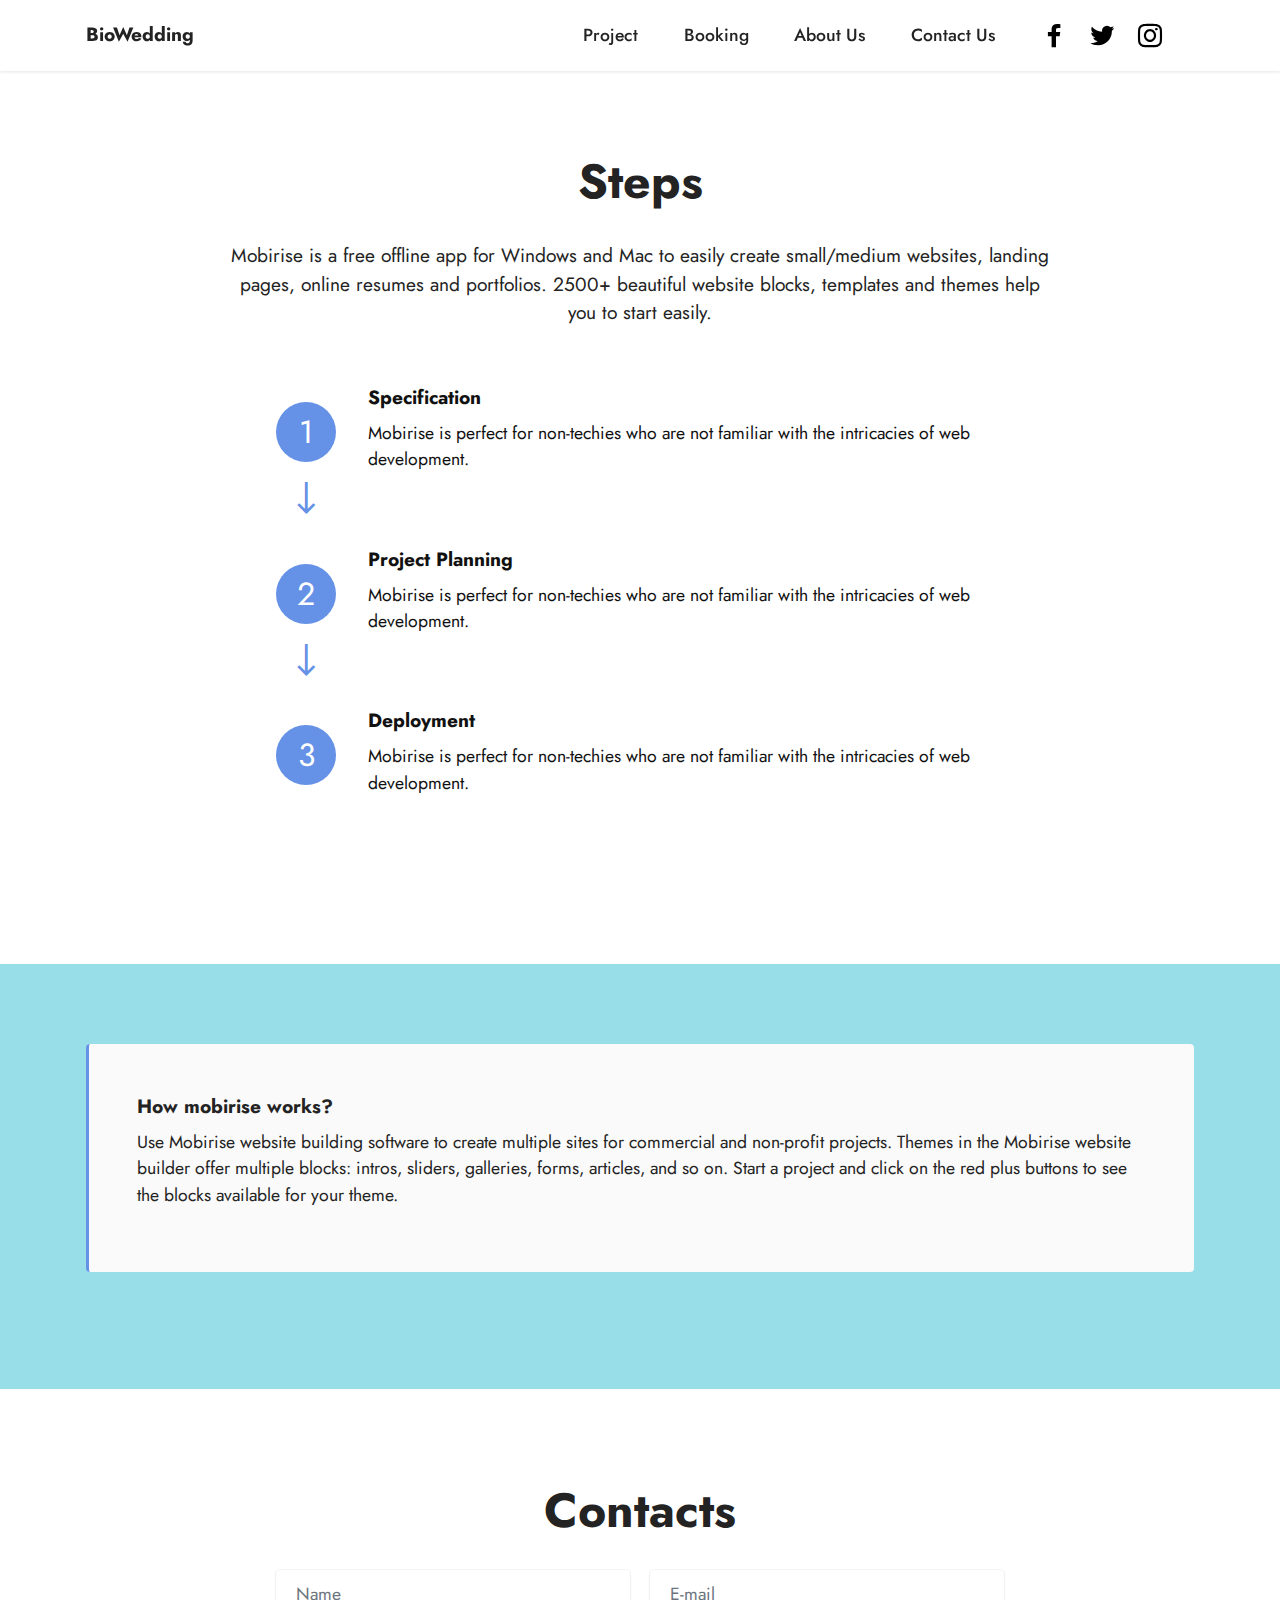
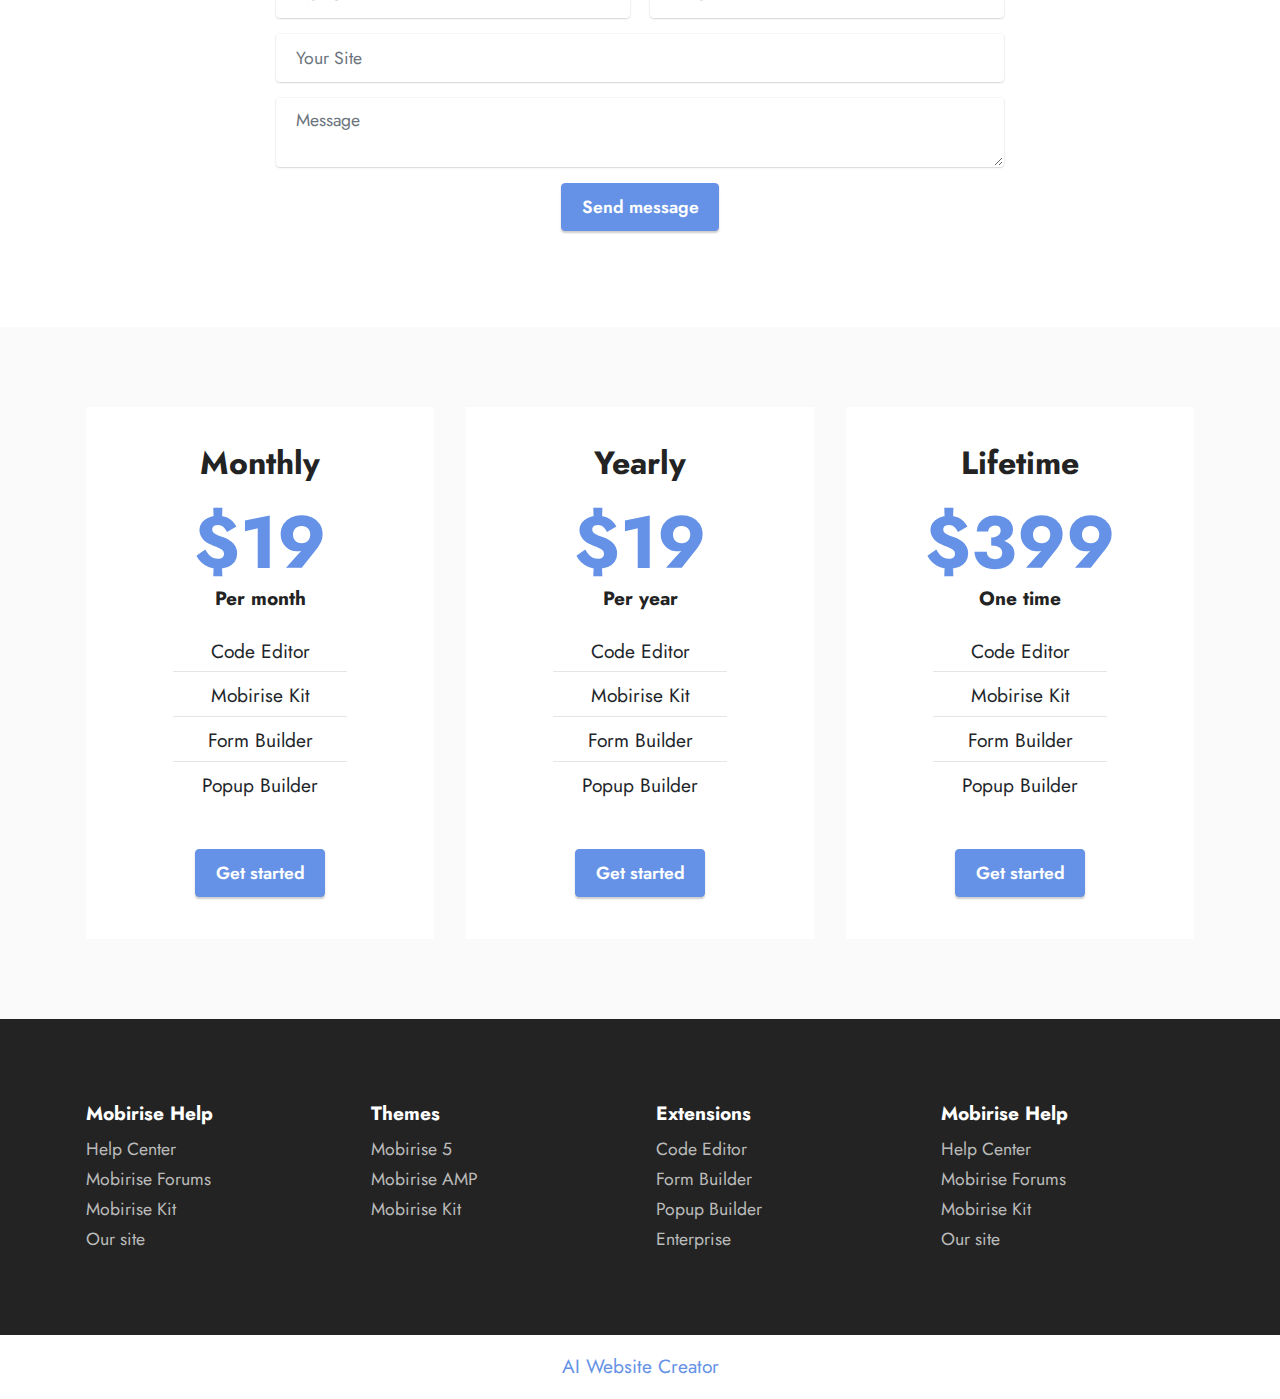
<file: transaksi.html>
<!DOCTYPE html>
<html  >
<head>
  <!-- Site made with Mobirise Website Builder v5.9.13, https://mobirise.com -->
  <meta charset="UTF-8">
  <meta http-equiv="X-UA-Compatible" content="IE=edge">
  <meta name="generator" content="Mobirise v5.9.13, mobirise.com">
  <meta name="viewport" content="width=device-width, initial-scale=1, minimum-scale=1">
  <link rel="shortcut icon" href="assets/images/logo.png" type="image/x-icon">
  <meta name="description" content="">
  
  
  <title>transaksi</title>
  <link rel="stylesheet" href="assets/web/assets/mobirise-icons2/mobirise2.css">
  <link rel="stylesheet" href="assets/bootstrap/css/bootstrap.min.css">
  <link rel="stylesheet" href="assets/bootstrap/css/bootstrap-grid.min.css">
  <link rel="stylesheet" href="assets/bootstrap/css/bootstrap-reboot.min.css">
  <link rel="stylesheet" href="assets/dropdown/css/style.css">
  <link rel="stylesheet" href="assets/socicon/css/styles.css">
  <link rel="stylesheet" href="assets/theme/css/style.css">
  <link rel="preload" href="https://fonts.googleapis.com/css2?family=Jost:ital,wght@0,400;0,700;1,400;1,700&display=swap&display=swap" as="style" onload="this.onload=null;this.rel='stylesheet'">
  <noscript><link rel="stylesheet" href="https://fonts.googleapis.com/css2?family=Jost:ital,wght@0,400;0,700;1,400;1,700&display=swap&display=swap"></noscript>
  <link rel="preload" as="style" href="assets/mobirise/css/mbr-additional.css?v=pVCkAM"><link rel="stylesheet" href="assets/mobirise/css/mbr-additional.css?v=pVCkAM" type="text/css">

  
  
  
</head>
<body>
  
  <section data-bs-version="5.1" class="menu menu3 cid-u5gWJdvowL" once="menu" id="menu3-1c">
    
    <nav class="navbar navbar-dropdown navbar-fixed-top navbar-expand-lg">
        <div class="container">
            <div class="navbar-brand">
                
                <span class="navbar-caption-wrap"><a class="navbar-caption text-black display-7" href="https://mobiri.se">BioWedding</a></span>
            </div>
            <button class="navbar-toggler" type="button" data-toggle="collapse" data-bs-toggle="collapse" data-target="#navbarSupportedContent" data-bs-target="#navbarSupportedContent" aria-controls="navbarNavAltMarkup" aria-expanded="false" aria-label="Toggle navigation">
                <div class="hamburger">
                    <span></span>
                    <span></span>
                    <span></span>
                    <span></span>
                </div>
            </button>
            <div class="collapse navbar-collapse" id="navbarSupportedContent">
                <ul class="navbar-nav nav-dropdown nav-right" data-app-modern-menu="true"><li class="nav-item"><a class="nav-link link text-black text-primary display-4" href="projcet.html">Project</a></li>
                    <li class="nav-item"><a class="nav-link link text-black text-primary display-4" href="booking.html">Booking</a></li>
                    <li class="nav-item"><a class="nav-link link text-black text-primary display-4" href="tentang.html">About Us</a>
                    </li><li class="nav-item"><a class="nav-link link text-black text-primary display-4" href="contact.html">Contact Us</a></li></ul>
                <div class="icons-menu">
                    <a class="iconfont-wrapper" href="https://mobiri.se" target="_blank">
                        <span class="p-2 mbr-iconfont socicon-facebook socicon"></span>
                    </a>
                    <a class="iconfont-wrapper" href="https://mobiri.se" target="_blank">
                        <span class="p-2 mbr-iconfont socicon-twitter socicon"></span>
                    </a>
                    <a class="iconfont-wrapper" href="https://mobiri.se" target="_blank">
                        <span class="p-2 mbr-iconfont socicon-instagram socicon"></span>
                    </a>
                    
                </div>
                
            </div>
        </div>
    </nav>
</section>

<section data-bs-version="5.1" class="features20 cid-u5i4jvW1LE" id="features20-1f">

    

    
    
    <div class="container">
        <div class="row justify-content-center">
            <div class="col-md-12 col-lg-9">
                <div class="card-wrapper pb-4">
                    <div class="card-box align-center">
                        <h4 class="card-title mbr-fonts-style mb-4 display-2">
                            <strong>Steps</strong>
                        </h4>
                        <p class="mbr-text mbr-fonts-style mb-4 display-7">
                            Mobirise is a free offline app for Windows and Mac to easily create small/medium websites,
                            landing pages, online resumes and portfolios. 2500+ beautiful website blocks, templates and
                            themes help you to start easily.</p>
                        
                    </div>
                </div>
            </div>
            <div class="col-12 col-md-8">
                <div class="item mbr-flex">
                    <div class="icon-box">
                        <span class="step-number mbr-fonts-style display-5">1</span>
                    </div>
                    <div class="text-box">
                        <h4 class="icon-title card-title mbr-black mbr-fonts-style display-7">
                            <strong>Specification</strong>
                        </h4>
                        <h5 class="icon-text mbr-black mbr-fonts-style display-4">Mobirise is perfect for non-techies who
                            are not familiar with
                            the intricacies of web development.</h5>
                    </div>
                </div>
                <div class="item mbr-flex">
                    <div class="icon-box">
                        <span class="step-number mbr-fonts-style display-5">2</span>
                    </div>
                    <div class="text-box">
                        <h4 class="icon-title card-title mbr-black mbr-fonts-style display-7">
                            <strong>Project Planning</strong>
                        </h4>
                        <h5 class="icon-text mbr-black mbr-fonts-style display-4">Mobirise is perfect for non-techies who
                            are not familiar with
                            the intricacies of web development.</h5>
                    </div>
                </div>
                <div class="item mbr-flex last">
                    <div class="icon-box">
                        <span class="step-number mbr-fonts-style display-5">3</span>
                    </div>
                    <div class="text-box">
                        <h4 class="icon-title card-title mbr-black mbr-fonts-style display-7">
                            <strong>Deployment</strong>
                        </h4>
                        <h5 class="icon-text mbr-black mbr-fonts-style display-4">Mobirise is perfect for non-techies who
                            are not familiar with
                            the intricacies of web development.</h5>
                    </div>
                </div>
                
                
                
                
                
                
                
            </div>
        </div>
    </div>
</section>

<section data-bs-version="5.1" class="content7 cid-u5i5PlUGyF" id="content7-1j">
    
    <div class="container">
        <div class="row justify-content-center">
            <div class="col-12 col-md-12">
                <blockquote>
                <h5 class="mbr-section-title mbr-fonts-style mb-2 display-7"><strong>How mobirise works?</strong></h5>
                <p class="mbr-text mbr-fonts-style display-4">Use Mobirise website building software to create multiple sites for commercial and non-profit projects. Themes in the Mobirise website builder offer multiple blocks: intros, sliders, galleries, forms, articles, and so on. Start a project and click on the red plus buttons to see the blocks available for your theme.</p></blockquote>
            </div>
        </div>
    </div>
</section>

<section data-bs-version="5.1" class="form5 cid-u5i4WQAuz1" id="form5-1h">
    
    
    <div class="container">
        <div class="mbr-section-head">
            <h3 class="mbr-section-title mbr-fonts-style align-center mb-0 display-2">
                <strong>Contacts</strong>
            </h3>
            
        </div>
        <div class="row justify-content-center mt-4">
            <div class="col-lg-8 mx-auto mbr-form" data-form-type="formoid">
                <form action="https://mobirise.eu/" method="POST" class="mbr-form form-with-styler" data-form-title="Form Name"><input type="hidden" name="email" data-form-email="true" value="6KgrdxeQibIaf37k5A5J9s/fDk5C/R8alZHCrMDggZe/lskX559GFNrgbTdQGaZzI3mex9YLWmqgQcjCH3wBq3LUG8Ju1oYv1MLS14knuDzriXWybnQnQutihk3fML6K">
                    <div class="row">
                        <div hidden="hidden" data-form-alert="" class="alert alert-success col-12">Thanks for filling out the form!</div>
                        <div hidden="hidden" data-form-alert-danger="" class="alert alert-danger col-12">
                            Oops...! some problem!
                        </div>
                    </div>
                    <div class="dragArea row">
                        <div class="col-md col-sm-12 form-group mb-3" data-for="name">
                            <input type="text" name="name" placeholder="Name" data-form-field="name" class="form-control" value="" id="name-form5-1h">
                        </div>
                        <div class="col-md col-sm-12 form-group mb-3" data-for="email">
                            <input type="email" name="email" placeholder="E-mail" data-form-field="email" class="form-control" value="" id="email-form5-1h">
                        </div>
                        <div class="col-12 form-group mb-3" data-for="url">
                            <input type="url" name="url" placeholder="Your Site" data-form-field="url" class="form-control" value="" id="url-form5-1h">
                        </div>
                        <div class="col-12 form-group mb-3" data-for="textarea">
                            <textarea name="textarea" placeholder="Message" data-form-field="textarea" class="form-control" id="textarea-form5-1h"></textarea>
                        </div>
                        <div class="col-lg-12 col-md-12 col-sm-12 align-center mbr-section-btn">
                            <button type="submit" class="btn btn-primary display-4">Send message</button>
                        </div>
                    </div>
                </form>
            </div>
        </div>
    </div>
</section>

<section data-bs-version="5.1" class="pricing2 cid-u5i4sHWgwS" id="pricing2-1g">
    

    
    
    <div class="container">
        <div class="row justify-content-center">
            <div class="col-12 col-md-6 align-center col-lg-4">
                <div class="plan">
                    <div class="plan-header">
                        <h6 class="plan-title mbr-fonts-style mb-3 display-5">
                            <strong>Monthly</strong>
                        </h6>
                        <div class="plan-price">
                            <p class="price mbr-fonts-style m-0 display-1"><strong>$19</strong></p>
                            <p class="price-term mbr-fonts-style mb-3 display-7"><strong>Per month</strong>
                            </p>
                        </div>
                    </div>
                    <div class="plan-body">
                        <div class="plan-list mb-4">
                            <ul class="list-group mbr-fonts-style list-group-flush display-7">
                                <li class="list-group-item">Code Editor
                                </li><li class="list-group-item">Mobirise Kit
                                </li><li class="list-group-item">Form Builder
                                </li><li class="list-group-item">Popup Builder</li>
                            </ul>
                        </div>
                        <div class="mbr-section-btn text-center">
                            <a href="https://mobiri.se" class="btn btn-primary display-4">Get started</a>
                        </div>
                    </div>
                </div>
            </div>
            <div class="col-12 col-md-6 align-center col-lg-4">
                <div class="plan">
                    <div class="plan-header">
                        <h6 class="plan-title mbr-fonts-style mb-3 display-5">
                            <strong>Yearly</strong>
                        </h6>
                        <div class="plan-price">
                            <p class="price mbr-fonts-style m-0 display-1"><strong>$19</strong></p>
                            <p class="price-term mbr-fonts-style mb-3 display-7"><strong>Per year</strong>
                            </p>
                        </div>
                    </div>
                    <div class="plan-body">
                        <div class="plan-list mb-4">
                            <ul class="list-group mbr-fonts-style list-group-flush display-7">
                                <li class="list-group-item">Code Editor
                                </li><li class="list-group-item">Mobirise Kit
                                </li><li class="list-group-item">Form Builder
                                </li><li class="list-group-item">Popup Builder</li>
                            </ul>
                        </div>
                        <div class="mbr-section-btn text-center">
                            <a href="https://mobiri.se" class="btn btn-primary display-4">Get started</a>
                        </div>
                    </div>
                </div>
            </div>
            <div class="col-12 col-md-6 align-center col-lg-4">
                <div class="plan">
                    <div class="plan-header">
                        <h6 class="plan-title mbr-fonts-style mb-3 display-5">
                            <strong>Lifetime</strong>
                        </h6>
                        <div class="plan-price">
                            <p class="price mbr-fonts-style m-0 display-1"><strong>$399</strong></p>
                            <p class="price-term mbr-fonts-style mb-3 display-7"><strong>One time</strong>
                            </p>
                        </div>
                    </div>
                    <div class="plan-body">
                        <div class="plan-list mb-4">
                            <ul class="list-group mbr-fonts-style list-group-flush display-7">
                                <li class="list-group-item">Code Editor
                                </li><li class="list-group-item">Mobirise Kit
                                </li><li class="list-group-item">Form Builder
                                </li><li class="list-group-item">Popup Builder</li>
                            </ul>
                        </div>
                        <div class="mbr-section-btn text-center">
                            <a href="https://mobiri.se" class="btn btn-primary display-4">Get started</a>
                        </div>
                    </div>
                </div>
            </div>
            
        </div>
    </div>
</section>

<section data-bs-version="5.1" class="footer2 cid-u5hcXFu6PY" once="footers" id="footer2-1d">

    

    
    
    <div class="container">
        <div class="row mbr-white">
            <div class="col-6 col-md-4 col-lg-3">
                <h5 class="mbr-section-subtitle mbr-fonts-style mb-2 display-7">
                    <strong>Mobirise Help</strong>
                </h5>
                <ul class="list mbr-fonts-style display-4">
                    <li class="mbr-text item-wrap">Help Center</li>
                    <li class="mbr-text item-wrap">Mobirise Forums</li>
                    <li class="mbr-text item-wrap">Mobirise Kit</li>
                    <li class="mbr-text item-wrap">Our site</li>
                </ul>
            </div>
            <div class="col-6 col-md-4 col-lg-3">
                <h5 class="mbr-section-subtitle mbr-fonts-style mb-2 display-7">
                    <strong>Themes</strong>
                </h5>
                <ul class="list mbr-fonts-style display-4">
                    <li class="mbr-text item-wrap">Mobirise 5</li>
                    <li class="mbr-text item-wrap">Mobirise AMP</li>
                    <li class="mbr-text item-wrap">Mobirise Kit</li>
                </ul>
            </div>
            <div class="col-6 col-md-4 col-lg-3">
                <h5 class="mbr-section-subtitle mbr-fonts-style mb-2 display-7">
                    <strong>Extensions</strong>
                </h5>
                <ul class="list mbr-fonts-style display-4">
                    <li class="mbr-text item-wrap">Code Editor</li>
                    <li class="mbr-text item-wrap">Form Builder</li>
                    <li class="mbr-text item-wrap">Popup Builder</li>
                    <li class="mbr-text item-wrap">Enterprise</li>
                </ul>
            </div>
            <div class="col-6 col-md-4 col-lg-3">
                <h5 class="mbr-section-subtitle mbr-fonts-style mb-2 display-7">
                    <strong>Mobirise Help</strong>
                </h5>
                <ul class="list mbr-fonts-style display-4">
                    <li class="mbr-text item-wrap">Help Center</li>
                    <li class="mbr-text item-wrap">Mobirise Forums</li>
                    <li class="mbr-text item-wrap">Mobirise Kit</li>
                    <li class="mbr-text item-wrap">Our site</li>
                </ul>
            </div>
            
        </div>
    </div>
</section><section class="display-7" style="padding: 0;align-items: center;justify-content: center;flex-wrap: wrap;    align-content: center;display: flex;position: relative;height: 4rem;"><a href="https://mobiri.se/3150332" style="flex: 1 1;height: 4rem;position: absolute;width: 100%;z-index: 1;"><img alt="" style="height: 4rem;" src="[data-uri]"></a><p style="margin: 0;text-align: center;" class="display-7">&#8204;</p><a style="z-index:1" href="https://mobirise.com/builder/ai-website-creator.html">AI Website Creator</a></section><script src="assets/bootstrap/js/bootstrap.bundle.min.js"></script>  <script src="assets/smoothscroll/smooth-scroll.js"></script>  <script src="assets/ytplayer/index.js"></script>  <script src="assets/dropdown/js/navbar-dropdown.js"></script>  <script src="assets/theme/js/script.js"></script>  <script src="assets/formoid/formoid.min.js"></script>  
  
  
</body>
</html>
</file>
<file: assets/web/assets/mobirise-icons2/mobirise2.css>
@font-face {
  font-family: 'Moririse2';
  font-display: swap;
  src:  url('mobirise2.eot?f2bix4');
  src:  url('mobirise2.eot?f2bix4#iefix') format('embedded-opentype'),
    url('mobirise2.ttf?f2bix4') format('truetype'),
    url('mobirise2.woff?f2bix4') format('woff'),
    url('mobirise2.svg?f2bix4#mobirise2') format('svg');
  font-weight: normal;
  font-style: normal;
}

[class^="mobi-"], [class*=" mobi-"] {
  /* use !important to prevent issues with browser extensions that change fonts */
  font-family: 'Moririse2' !important;
  speak: none;
  font-style: normal;
  font-weight: normal;
  font-variant: normal;
  text-transform: none;
  line-height: 1;

  /* Better Font Rendering =========== */
  -webkit-font-smoothing: antialiased;
  -moz-osx-font-smoothing: grayscale;
}

.mobi-mbri-add-submenu:before {
  content: "\e900";
}
.mobi-mbri-alert:before {
  content: "\e901";
}
.mobi-mbri-align-center:before {
  content: "\e902";
}
.mobi-mbri-align-justify:before {
  content: "\e903";
}
.mobi-mbri-align-left:before {
  content: "\e904";
}
.mobi-mbri-align-right:before {
  content: "\e905";
}
.mobi-mbri-android:before {
  content: "\e906";
}
.mobi-mbri-apple:before {
  content: "\e907";
}
.mobi-mbri-arrow-down:before {
  content: "\e908";
}
.mobi-mbri-arrow-next:before {
  content: "\e909";
}
.mobi-mbri-arrow-prev:before {
  content: "\e90a";
}
.mobi-mbri-arrow-up:before {
  content: "\e90b";
}
.mobi-mbri-bold:before {
  content: "\e90c";
}
.mobi-mbri-bookmark:before {
  content: "\e90d";
}
.mobi-mbri-bootstrap:before {
  content: "\e90e";
}
.mobi-mbri-briefcase:before {
  content: "\e90f";
}
.mobi-mbri-browse:before {
  content: "\e910";
}
.mobi-mbri-bulleted-list:before {
  content: "\e911";
}
.mobi-mbri-calendar:before {
  content: "\e912";
}
.mobi-mbri-camera:before {
  content: "\e913";
}
.mobi-mbri-cart-add:before {
  content: "\e914";
}
.mobi-mbri-cart-full:before {
  content: "\e915";
}
.mobi-mbri-cash:before {
  content: "\e916";
}
.mobi-mbri-change-style:before {
  content: "\e917";
}
.mobi-mbri-chat:before {
  content: "\e918";
}
.mobi-mbri-clock:before {
  content: "\e919";
}
.mobi-mbri-close:before {
  content: "\e91a";
}
.mobi-mbri-cloud:before {
  content: "\e91b";
}
.mobi-mbri-code:before {
  content: "\e91c";
}
.mobi-mbri-contact-form:before {
  content: "\e91d";
}
.mobi-mbri-credit-card:before {
  content: "\e91e";
}
.mobi-mbri-cursor-click:before {
  content: "\e91f";
}
.mobi-mbri-cust-feedback:before {
  content: "\e920";
}
.mobi-mbri-database:before {
  content: "\e921";
}
.mobi-mbri-delivery:before {
  content: "\e922";
}
.mobi-mbri-desktop:before {
  content: "\e923";
}
.mobi-mbri-devices:before {
  content: "\e924";
}
.mobi-mbri-down:before {
  content: "\e925";
}
.mobi-mbri-download-2:before {
  content: "\e926";
}
.mobi-mbri-download:before {
  content: "\e927";
}
.mobi-mbri-drag-n-drop-2:before {
  content: "\e928";
}
.mobi-mbri-drag-n-drop:before {
  content: "\e929";
}
.mobi-mbri-edit-2:before {
  content: "\e92a";
}
.mobi-mbri-edit:before {
  content: "\e92b";
}
.mobi-mbri-error:before {
  content: "\e92c";
}
.mobi-mbri-extension:before {
  content: "\e92d";
}
.mobi-mbri-features:before {
  content: "\e92e";
}
.mobi-mbri-file:before {
  content: "\e92f";
}
.mobi-mbri-flag:before {
  content: "\e930";
}
.mobi-mbri-folder:before {
  content: "\e931";
}
.mobi-mbri-gift:before {
  content: "\e932";
}
.mobi-mbri-github:before {
  content: "\e933";
}
.mobi-mbri-globe-2:before {
  content: "\e934";
}
.mobi-mbri-globe:before {
  content: "\e935";
}
.mobi-mbri-growing-chart:before {
  content: "\e936";
}
.mobi-mbri-hearth:before {
  content: "\e937";
}
.mobi-mbri-help:before {
  content: "\e938";
}
.mobi-mbri-home:before {
  content: "\e939";
}
.mobi-mbri-hot-cup:before {
  content: "\e93a";
}
.mobi-mbri-idea:before {
  content: "\e93b";
}
.mobi-mbri-image-gallery:before {
  content: "\e93c";
}
.mobi-mbri-image-slider:before {
  content: "\e93d";
}
.mobi-mbri-info:before {
  content: "\e93e";
}
.mobi-mbri-italic:before {
  content: "\e93f";
}
.mobi-mbri-key:before {
  content: "\e940";
}
.mobi-mbri-laptop:before {
  content: "\e941";
}
.mobi-mbri-layers:before {
  content: "\e942";
}
.mobi-mbri-left-right:before {
  content: "\e943";
}
.mobi-mbri-left:before {
  content: "\e944";
}
.mobi-mbri-letter:before {
  content: "\e945";
}
.mobi-mbri-like:before {
  content: "\e946";
}
.mobi-mbri-link:before {
  content: "\e947";
}
.mobi-mbri-lock:before {
  content: "\e948";
}
.mobi-mbri-login:before {
  content: "\e949";
}
.mobi-mbri-logout:before {
  content: "\e94a";
}
.mobi-mbri-magic-stick:before {
  content: "\e94b";
}
.mobi-mbri-map-pin:before {
  content: "\e94c";
}
.mobi-mbri-menu:before {
  content: "\e94d";
}
.mobi-mbri-mobile-2:before {
  content: "\e94e";
}
.mobi-mbri-mobile-horizontal:before {
  content: "\e94f";
}
.mobi-mbri-mobile:before {
  content: "\e950";
}
.mobi-mbri-mobirise:before {
  content: "\e951";
}
.mobi-mbri-more-horizontal:before {
  content: "\e952";
}
.mobi-mbri-more-vertical:before {
  content: "\e953";
}
.mobi-mbri-music:before {
  content: "\e954";
}
.mobi-mbri-new-file:before {
  content: "\e955";
}
.mobi-mbri-numbered-list:before {
  content: "\e956";
}
.mobi-mbri-opened-folder:before {
  content: "\e957";
}
.mobi-mbri-pages:before {
  content: "\e958";
}
.mobi-mbri-paper-plane:before {
  content: "\e959";
}
.mobi-mbri-paperclip:before {
  content: "\e95a";
}
.mobi-mbri-phone:before {
  content: "\e95b";
}
.mobi-mbri-photo:before {
  content: "\e95c";
}
.mobi-mbri-photos:before {
  content: "\e95d";
}
.mobi-mbri-pin:before {
  content: "\e95e";
}
.mobi-mbri-play:before {
  content: "\e95f";
}
.mobi-mbri-plus:before {
  content: "\e960";
}
.mobi-mbri-preview:before {
  content: "\e961";
}
.mobi-mbri-print:before {
  content: "\e962";
}
.mobi-mbri-protect:before {
  content: "\e963";
}
.mobi-mbri-question:before {
  content: "\e964";
}
.mobi-mbri-quote-left:before {
  content: "\e965";
}
.mobi-mbri-quote-right:before {
  content: "\e966";
}
.mobi-mbri-redo:before {
  content: "\e967";
}
.mobi-mbri-refresh:before {
  content: "\e968";
}
.mobi-mbri-responsive-2:before {
  content: "\e969";
}
.mobi-mbri-responsive:before {
  content: "\e96a";
}
.mobi-mbri-right:before {
  content: "\e96b";
}
.mobi-mbri-rocket:before {
  content: "\e96c";
}
.mobi-mbri-sad-face:before {
  content: "\e96d";
}
.mobi-mbri-sale:before {
  content: "\e96e";
}
.mobi-mbri-save:before {
  content: "\e96f";
}
.mobi-mbri-search:before {
  content: "\e970";
}
.mobi-mbri-setting-2:before {
  content: "\e971";
}
.mobi-mbri-setting-3:before {
  content: "\e972";
}
.mobi-mbri-setting:before {
  content: "\e973";
}
.mobi-mbri-share:before {
  content: "\e974";
}
.mobi-mbri-shopping-bag:before {
  content: "\e975";
}
.mobi-mbri-shopping-basket:before {
  content: "\e976";
}
.mobi-mbri-shopping-cart:before {
  content: "\e977";
}
.mobi-mbri-sites:before {
  content: "\e978";
}
.mobi-mbri-smile-face:before {
  content: "\e979";
}
.mobi-mbri-speed:before {
  content: "\e97a";
}
.mobi-mbri-star:before {
  content: "\e97b";
}
.mobi-mbri-success:before {
  content: "\e97c";
}
.mobi-mbri-sun:before {
  content: "\e97d";
}
.mobi-mbri-sun2:before {
  content: "\e97e";
}
.mobi-mbri-tablet-vertical:before {
  content: "\e97f";
}
.mobi-mbri-tablet:before {
  content: "\e980";
}
.mobi-mbri-target:before {
  content: "\e981";
}
.mobi-mbri-timer:before {
  content: "\e982";
}
.mobi-mbri-to-ftp:before {
  content: "\e983";
}
.mobi-mbri-to-local-drive:before {
  content: "\e984";
}
.mobi-mbri-touch-swipe:before {
  content: "\e985";
}
.mobi-mbri-touch:before {
  content: "\e986";
}
.mobi-mbri-trash:before {
  content: "\e987";
}
.mobi-mbri-underline:before {
  content: "\e988";
}
.mobi-mbri-undo:before {
  content: "\e989";
}
.mobi-mbri-unlink:before {
  content: "\e98a";
}
.mobi-mbri-unlock:before {
  content: "\e98b";
}
.mobi-mbri-up-down:before {
  content: "\e98c";
}
.mobi-mbri-up:before {
  content: "\e98d";
}
.mobi-mbri-update:before {
  content: "\e98e";
}
.mobi-mbri-upload-2:before {
  content: "\e98f";
}
.mobi-mbri-upload:before {
  content: "\e990";
}
.mobi-mbri-user-2:before {
  content: "\e991";
}
.mobi-mbri-user:before {
  content: "\e992";
}
.mobi-mbri-users:before {
  content: "\e993";
}
.mobi-mbri-video-play:before {
  content: "\e994";
}
.mobi-mbri-video:before {
  content: "\e995";
}
.mobi-mbri-watch:before {
  content: "\e996";
}
.mobi-mbri-website-theme-2:before {
  content: "\e997";
}
.mobi-mbri-website-theme:before {
  content: "\e998";
}
.mobi-mbri-wifi:before {
  content: "\e999";
}
.mobi-mbri-windows:before {
  content: "\e99a";
}
.mobi-mbri-zoom-in:before {
  content: "\e99b";
}
.mobi-mbri-zoom-out:before {
  content: "\e99c";
}
</file>
<file: assets/web/assets/mobirise-icons/mobirise-icons.css>
@font-face {
  font-family: 'MobiriseIcons';
  src:  url('mobirise-icons.eot?spat4u');
  src:  url('mobirise-icons.eot?spat4u#iefix') format('embedded-opentype'),
    url('mobirise-icons.ttf?spat4u') format('truetype'),
    url('mobirise-icons.woff?spat4u') format('woff'),
    url('mobirise-icons.svg?spat4u#MobiriseIcons') format('svg');
  font-weight: normal;
  font-style: normal;
  font-display: swap;
}

[class^="mbri-"], [class*=" mbri-"] {
  /* use !important to prevent issues with browser extensions that change fonts */
  font-family: MobiriseIcons !important;
  speak: none;
  font-style: normal;
  font-weight: normal;
  font-variant: normal;
  text-transform: none;
  line-height: 1;

  /* Better Font Rendering =========== */
  -webkit-font-smoothing: antialiased;
  -moz-osx-font-smoothing: grayscale;
}

.mbri-add-submenu:before {
  content: "\e900";
}
.mbri-alert:before {
  content: "\e901";
}
.mbri-align-center:before {
  content: "\e902";
}
.mbri-align-justify:before {
  content: "\e903";
}
.mbri-align-left:before {
  content: "\e904";
}
.mbri-align-right:before {
  content: "\e905";
}
.mbri-android:before {
  content: "\e906";
}
.mbri-apple:before {
  content: "\e907";
}
.mbri-arrow-down:before {
  content: "\e908";
}
.mbri-arrow-next:before {
  content: "\e909";
}
.mbri-arrow-prev:before {
  content: "\e90a";
}
.mbri-arrow-up:before {
  content: "\e90b";
}
.mbri-bold:before {
  content: "\e90c";
}
.mbri-bookmark:before {
  content: "\e90d";
}
.mbri-bootstrap:before {
  content: "\e90e";
}
.mbri-briefcase:before {
  content: "\e90f";
}
.mbri-browse:before {
  content: "\e910";
}
.mbri-bulleted-list:before {
  content: "\e911";
}
.mbri-calendar:before {
  content: "\e912";
}
.mbri-camera:before {
  content: "\e913";
}
.mbri-cart-add:before {
  content: "\e914";
}
.mbri-cart-full:before {
  content: "\e915";
}
.mbri-cash:before {
  content: "\e916";
}
.mbri-change-style:before {
  content: "\e917";
}
.mbri-chat:before {
  content: "\e918";
}
.mbri-clock:before {
  content: "\e919";
}
.mbri-close:before {
  content: "\e91a";
}
.mbri-cloud:before {
  content: "\e91b";
}
.mbri-code:before {
  content: "\e91c";
}
.mbri-contact-form:before {
  content: "\e91d";
}
.mbri-credit-card:before {
  content: "\e91e";
}
.mbri-cursor-click:before {
  content: "\e91f";
}
.mbri-cust-feedback:before {
  content: "\e920";
}
.mbri-database:before {
  content: "\e921";
}
.mbri-delivery:before {
  content: "\e922";
}
.mbri-desktop:before {
  content: "\e923";
}
.mbri-devices:before {
  content: "\e924";
}
.mbri-down:before {
  content: "\e925";
}
.mbri-download:before {
  content: "\e989";
}
.mbri-drag-n-drop:before {
  content: "\e927";
}
.mbri-drag-n-drop2:before {
  content: "\e928";
}
.mbri-edit:before {
  content: "\e929";
}
.mbri-edit2:before {
  content: "\e92a";
}
.mbri-error:before {
  content: "\e92b";
}
.mbri-extension:before {
  content: "\e92c";
}
.mbri-features:before {
  content: "\e92d";
}
.mbri-file:before {
  content: "\e92e";
}
.mbri-flag:before {
  content: "\e92f";
}
.mbri-folder:before {
  content: "\e930";
}
.mbri-gift:before {
  content: "\e931";
}
.mbri-github:before {
  content: "\e932";
}
.mbri-globe:before {
  content: "\e933";
}
.mbri-globe-2:before {
  content: "\e934";
}
.mbri-growing-chart:before {
  content: "\e935";
}
.mbri-hearth:before {
  content: "\e936";
}
.mbri-help:before {
  content: "\e937";
}
.mbri-home:before {
  content: "\e938";
}
.mbri-hot-cup:before {
  content: "\e939";
}
.mbri-idea:before {
  content: "\e93a";
}
.mbri-image-gallery:before {
  content: "\e93b";
}
.mbri-image-slider:before {
  content: "\e93c";
}
.mbri-info:before {
  content: "\e93d";
}
.mbri-italic:before {
  content: "\e93e";
}
.mbri-key:before {
  content: "\e93f";
}
.mbri-laptop:before {
  content: "\e940";
}
.mbri-layers:before {
  content: "\e941";
}
.mbri-left-right:before {
  content: "\e942";
}
.mbri-left:before {
  content: "\e943";
}
.mbri-letter:before {
  content: "\e944";
}
.mbri-like:before {
  content: "\e945";
}
.mbri-link:before {
  content: "\e946";
}
.mbri-lock:before {
  content: "\e947";
}
.mbri-login:before {
  content: "\e948";
}
.mbri-logout:before {
  content: "\e949";
}
.mbri-magic-stick:before {
  content: "\e94a";
}
.mbri-map-pin:before {
  content: "\e94b";
}
.mbri-menu:before {
  content: "\e94c";
}
.mbri-mobile:before {
  content: "\e94d";
}
.mbri-mobile2:before {
  content: "\e94e";
}
.mbri-mobirise:before {
  content: "\e94f";
}
.mbri-more-horizontal:before {
  content: "\e950";
}
.mbri-more-vertical:before {
  content: "\e951";
}
.mbri-music:before {
  content: "\e952";
}
.mbri-new-file:before {
  content: "\e953";
}
.mbri-numbered-list:before {
  content: "\e954";
}
.mbri-opened-folder:before {
  content: "\e955";
}
.mbri-pages:before {
  content: "\e956";
}
.mbri-paper-plane:before {
  content: "\e957";
}
.mbri-paperclip:before {
  content: "\e958";
}
.mbri-photo:before {
  content: "\e959";
}
.mbri-photos:before {
  content: "\e95a";
}
.mbri-pin:before {
  content: "\e95b";
}
.mbri-play:before {
  content: "\e95c";
}
.mbri-plus:before {
  content: "\e95d";
}
.mbri-preview:before {
  content: "\e95e";
}
.mbri-print:before {
  content: "\e95f";
}
.mbri-protect:before {
  content: "\e960";
}
.mbri-question:before {
  content: "\e961";
}
.mbri-quote-left:before {
  content: "\e962";
}
.mbri-quote-right:before {
  content: "\e963";
}
.mbri-refresh:before {
  content: "\e964";
}
.mbri-responsive:before {
  content: "\e965";
}
.mbri-right:before {
  content: "\e966";
}
.mbri-rocket:before {
  content: "\e967";
}
.mbri-sad-face:before {
  content: "\e968";
}
.mbri-sale:before {
  content: "\e969";
}
.mbri-save:before {
  content: "\e96a";
}
.mbri-search:before {
  content: "\e96b";
}
.mbri-setting:before {
  content: "\e96c";
}
.mbri-setting2:before {
  content: "\e96d";
}
.mbri-setting3:before {
  content: "\e96e";
}
.mbri-share:before {
  content: "\e96f";
}
.mbri-shopping-bag:before {
  content: "\e970";
}
.mbri-shopping-basket:before {
  content: "\e971";
}
.mbri-shopping-cart:before {
  content: "\e972";
}
.mbri-sites:before {
  content: "\e973";
}
.mbri-smile-face:before {
  content: "\e974";
}
.mbri-speed:before {
  content: "\e975";
}
.mbri-star:before {
  content: "\e976";
}
.mbri-success:before {
  content: "\e977";
}
.mbri-sun:before {
  content: "\e978";
}
.mbri-sun2:before {
  content: "\e979";
}
.mbri-tablet:before {
  content: "\e97a";
}
.mbri-tablet-vertical:before {
  content: "\e97b";
}
.mbri-target:before {
  content: "\e97c";
}
.mbri-timer:before {
  content: "\e97d";
}
.mbri-to-ftp:before {
  content: "\e97e";
}
.mbri-to-local-drive:before {
  content: "\e97f";
}
.mbri-touch-swipe:before {
  content: "\e980";
}
.mbri-touch:before {
  content: "\e981";
}
.mbri-trash:before {
  content: "\e982";
}
.mbri-underline:before {
  content: "\e983";
}
.mbri-unlink:before {
  content: "\e984";
}
.mbri-unlock:before {
  content: "\e985";
}
.mbri-up-down:before {
  content: "\e986";
}
.mbri-up:before {
  content: "\e987";
}
.mbri-update:before {
  content: "\e988";
}
.mbri-upload:before {
 content: "\e926"; 
}
.mbri-user:before {
  content: "\e98a";
}
.mbri-user2:before {
  content: "\e98b";
}
.mbri-users:before {
  content: "\e98c";
}
.mbri-video:before {
  content: "\e98d";
}
.mbri-video-play:before {
  content: "\e98e";
}
.mbri-watch:before {
  content: "\e98f";
}
.mbri-website-theme:before {
  content: "\e990";
}
.mbri-wifi:before {
  content: "\e991";
}
.mbri-windows:before {
  content: "\e992";
}
.mbri-zoom-out:before {
  content: "\e993";
}
.mbri-redo:before {
  content: "\e994";
}
.mbri-undo:before {
  content: "\e995";
}
</file>
<file: assets/dropdown/css/style.css>
.navbar-dropdown {
  left: 0;
  padding: 0;
  position: absolute;
  right: 0;
  top: 0;
  transition: all 0.45s ease;
  z-index: 1030;
  background: #282828; }
  .navbar-dropdown .navbar-logo {
    margin-right: 0.8rem;
    transition: margin 0.3s ease-in-out;
    vertical-align: middle; }
    .navbar-dropdown .navbar-logo img {
      height: 3.125rem;
      transition: all 0.3s ease-in-out; }
    .navbar-dropdown .navbar-logo.mbr-iconfont {
      font-size: 3.125rem;
      line-height: 3.125rem; }
  .navbar-dropdown .navbar-caption {
    font-weight: 700;
    white-space: normal;
    vertical-align: -4px;
    line-height: 3.125rem !important; }
    .navbar-dropdown .navbar-caption, .navbar-dropdown .navbar-caption:hover {
      color: inherit;
      text-decoration: none; }
  .navbar-dropdown .mbr-iconfont + .navbar-caption {
    vertical-align: -1px; }
  .navbar-dropdown.navbar-fixed-top {
    position: fixed; }
  .navbar-dropdown .navbar-brand span {
    vertical-align: -4px; }
  .navbar-dropdown.bg-color.transparent {
    background: none; }
  .navbar-dropdown.navbar-short .navbar-brand {
    padding: 0.625rem 0; }
    .navbar-dropdown.navbar-short .navbar-brand span {
      vertical-align: -1px; }
  .navbar-dropdown.navbar-short .navbar-caption {
    line-height: 2.375rem !important;
    vertical-align: -2px; }
  .navbar-dropdown.navbar-short .navbar-logo {
    margin-right: 0.5rem; }
    .navbar-dropdown.navbar-short .navbar-logo img {
      height: 2.375rem; }
    .navbar-dropdown.navbar-short .navbar-logo.mbr-iconfont {
      font-size: 2.375rem;
      line-height: 2.375rem; }
  .navbar-dropdown.navbar-short .mbr-table-cell {
    height: 3.625rem; }
  .navbar-dropdown .navbar-close {
    left: 0.6875rem;
    position: fixed;
    top: 0.75rem;
    z-index: 1000; }
  .navbar-dropdown .hamburger-icon {
    content: "";
    display: inline-block;
    vertical-align: middle;
    width: 16px;
    -webkit-box-shadow: 0 -6px 0 1px #282828,0 0 0 1px #282828,0 6px 0 1px #282828;
    -moz-box-shadow: 0 -6px 0 1px #282828,0 0 0 1px #282828,0 6px 0 1px #282828;
    box-shadow: 0 -6px 0 1px #282828,0 0 0 1px #282828,0 6px 0 1px #282828; }

.dropdown-menu .dropdown-toggle[data-toggle="dropdown-submenu"]::after {
  border-bottom: 0.35em solid transparent;
  border-left: 0.35em solid;
  border-right: 0;
  border-top: 0.35em solid transparent;
  margin-left: 0.3rem; }

.dropdown-menu .dropdown-item:focus {
  outline: 0; }

.nav-dropdown {
  font-size: 0.75rem;
  font-weight: 500;
  height: auto !important; }
  .nav-dropdown .nav-btn {
    padding-left: 1rem; }
  .nav-dropdown .link {
    margin: .667em 1.667em;
    font-weight: 500;
    padding: 0;
    transition: color .2s ease-in-out; }
    .nav-dropdown .link.dropdown-toggle {
      margin-right: 2.583em; }
      .nav-dropdown .link.dropdown-toggle::after {
        margin-left: .25rem;
        border-top: 0.35em solid;
        border-right: 0.35em solid transparent;
        border-left: 0.35em solid transparent;
        border-bottom: 0; }
      .nav-dropdown .link.dropdown-toggle[aria-expanded="true"] {
        margin: 0;
        padding: 0.667em 3.263em  0.667em 1.667em; }
  .nav-dropdown .link::after,
  .nav-dropdown .dropdown-item::after {
    color: inherit; }
  .nav-dropdown .btn {
    font-size: 0.75rem;
    font-weight: 700;
    letter-spacing: 0;
    margin-bottom: 0;
    padding-left: 1.25rem;
    padding-right: 1.25rem; }
  .nav-dropdown .dropdown-menu {
    border-radius: 0;
    border: 0;
    left: 0;
    margin: 0;
    padding-bottom: 1.25rem;
    padding-top: 1.25rem;
    position: relative; }
  .nav-dropdown .dropdown-submenu {
    margin-left: 0.125rem;
    top: 0; }
  .nav-dropdown .dropdown-item {
    font-weight: 500;
    line-height: 2;
    padding: 0.3846em 4.615em 0.3846em 1.5385em;
    position: relative;
    transition: color .2s ease-in-out, background-color .2s ease-in-out; }
    .nav-dropdown .dropdown-item::after {
      margin-top: -0.3077em;
      position: absolute;
      right: 1.1538em;
      top: 50%; }
    .nav-dropdown .dropdown-item:focus, .nav-dropdown .dropdown-item:hover {
      background: none; }

@media (max-width: 767px) {
  .nav-dropdown.navbar-toggleable-sm {
    bottom: 0;
    display: none;
    left: 0;
    overflow-x: hidden;
    position: fixed;
    top: 0;
    transform: translateX(-100%);
    -ms-transform: translateX(-100%);
    -webkit-transform: translateX(-100%);
    width: 18.75rem;
    z-index: 999; } }
.nav-dropdown.navbar-toggleable-xl {
  bottom: 0;
  display: none;
  left: 0;
  overflow-x: hidden;
  position: fixed;
  top: 0;
  transform: translateX(-100%);
  -ms-transform: translateX(-100%);
  -webkit-transform: translateX(-100%);
  width: 18.75rem;
  z-index: 999; }

.nav-dropdown-sm {
  display: block !important;
  overflow-x: hidden;
  overflow: auto;
  padding-top: 3.875rem; }
  .nav-dropdown-sm::after {
    content: "";
    display: block;
    height: 3rem;
    width: 100%; }
  .nav-dropdown-sm.collapse.in ~ .navbar-close {
    display: block !important; }
  .nav-dropdown-sm.collapsing, .nav-dropdown-sm.collapse.in {
    transform: translateX(0);
    -ms-transform: translateX(0);
    -webkit-transform: translateX(0);
    transition: all 0.25s ease-out;
    -webkit-transition: all 0.25s ease-out;
    background: #282828; }
  .nav-dropdown-sm.collapsing[aria-expanded="false"] {
    transform: translateX(-100%);
    -ms-transform: translateX(-100%);
    -webkit-transform: translateX(-100%); }
  .nav-dropdown-sm .nav-item {
    display: block;
    margin-left: 0 !important;
    padding-left: 0; }
  .nav-dropdown-sm .link,
  .nav-dropdown-sm .dropdown-item {
    border-top: 1px dotted rgba(255, 255, 255, 0.1);
    font-size: 0.8125rem;
    line-height: 1.6;
    margin: 0 !important;
    padding: 0.875rem 2.4rem 0.875rem 1.5625rem !important;
    position: relative;
    white-space: normal; }
    .nav-dropdown-sm .link:focus, .nav-dropdown-sm .link:hover,
    .nav-dropdown-sm .dropdown-item:focus,
    .nav-dropdown-sm .dropdown-item:hover {
      background: rgba(0, 0, 0, 0.2) !important;
      color: #c0a375; }
  .nav-dropdown-sm .nav-btn {
    position: relative;
    padding: 1.5625rem 1.5625rem 0 1.5625rem; }
    .nav-dropdown-sm .nav-btn::before {
      border-top: 1px dotted rgba(255, 255, 255, 0.1);
      content: "";
      left: 0;
      position: absolute;
      top: 0;
      width: 100%; }
    .nav-dropdown-sm .nav-btn + .nav-btn {
      padding-top: 0.625rem; }
      .nav-dropdown-sm .nav-btn + .nav-btn::before {
        display: none; }
  .nav-dropdown-sm .btn {
    padding: 0.625rem 0; }
  .nav-dropdown-sm .dropdown-toggle[data-toggle="dropdown-submenu"]::after {
    margin-left: .25rem;
    border-top: 0.35em solid;
    border-right: 0.35em solid transparent;
    border-left: 0.35em solid transparent;
    border-bottom: 0; }
  .nav-dropdown-sm .dropdown-toggle[data-toggle="dropdown-submenu"][aria-expanded="true"]::after {
    border-top: 0;
    border-right: 0.35em solid transparent;
    border-left: 0.35em solid transparent;
    border-bottom: 0.35em solid; }
  .nav-dropdown-sm .dropdown-menu {
    margin: 0;
    padding: 0;
    position: relative;
    top: 0;
    left: 0;
    width: 100%;
    border: 0;
    float: none;
    border-radius: 0;
    background: none; }
  .nav-dropdown-sm .dropdown-submenu {
    left: 100%;
    margin-left: 0.125rem;
    margin-top: -1.25rem;
    top: 0; }

.navbar-toggleable-sm .nav-dropdown .dropdown-menu {
  position: absolute; }

.navbar-toggleable-sm .nav-dropdown .dropdown-submenu {
  left: 100%;
  margin-left: 0.125rem;
  margin-top: -1.25rem;
  top: 0; }

.navbar-toggleable-sm.opened .nav-dropdown .dropdown-menu {
  position: relative; }

.navbar-toggleable-sm.opened .nav-dropdown .dropdown-submenu {
  left: 0;
  margin-left: 00rem;
  margin-top: 0rem;
  top: 0; }

.is-builder .nav-dropdown.collapsing {
  transition: none !important; }
</file>
<file: assets/socicon/css/styles.css>
@charset "UTF-8";

@font-face {
  font-family: 'Socicon';
  src:  url('../fonts/socicon.eot');
  src:  url('../fonts/socicon.eot?#iefix') format('embedded-opentype'),
    url('../fonts/socicon.woff2') format('woff2'),
    url('../fonts/socicon.ttf') format('truetype'),
    url('../fonts/socicon.woff') format('woff'),
    url('../fonts/socicon.svg#socicon') format('svg');
  font-weight: normal;
  font-style: normal;
  font-display: swap;
}

[data-icon]:before {
  font-family: "socicon" !important;
  content: attr(data-icon);
  font-style: normal !important;
  font-weight: normal !important;
  font-variant: normal !important;
  text-transform: none !important;
  speak: none;
  line-height: 1;
  -webkit-font-smoothing: antialiased;
  -moz-osx-font-smoothing: grayscale;
}

[class^="socicon-"], [class*=" socicon-"] {
  /* use !important to prevent issues with browser extensions that change fonts */
  font-family: 'Socicon' !important;
  speak: none;
  font-style: normal;
  font-weight: normal;
  font-variant: normal;
  text-transform: none;
  line-height: 1;

  /* Better Font Rendering =========== */
  -webkit-font-smoothing: antialiased;
  -moz-osx-font-smoothing: grayscale;
}

.socicon-eitaa:before {
  content: "\e97c";
}
.socicon-soroush:before {
  content: "\e97d";
}
.socicon-bale:before {
  content: "\e97e";
}
.socicon-zazzle:before {
  content: "\e97b";
}
.socicon-society6:before {
  content: "\e97a";
}
.socicon-redbubble:before {
  content: "\e979";
}
.socicon-avvo:before {
  content: "\e978";
}
.socicon-stitcher:before {
  content: "\e977";
}
.socicon-googlehangouts:before {
  content: "\e974";
}
.socicon-dlive:before {
  content: "\e975";
}
.socicon-vsco:before {
  content: "\e976";
}
.socicon-flipboard:before {
  content: "\e973";
}
.socicon-ubuntu:before {
  content: "\e958";
}
.socicon-artstation:before {
  content: "\e959";
}
.socicon-invision:before {
  content: "\e95a";
}
.socicon-torial:before {
  content: "\e95b";
}
.socicon-collectorz:before {
  content: "\e95c";
}
.socicon-seenthis:before {
  content: "\e95d";
}
.socicon-googleplaymusic:before {
  content: "\e95e";
}
.socicon-debian:before {
  content: "\e95f";
}
.socicon-filmfreeway:before {
  content: "\e960";
}
.socicon-gnome:before {
  content: "\e961";
}
.socicon-itchio:before {
  content: "\e962";
}
.socicon-jamendo:before {
  content: "\e963";
}
.socicon-mix:before {
  content: "\e964";
}
.socicon-sharepoint:before {
  content: "\e965";
}
.socicon-tinder:before {
  content: "\e966";
}
.socicon-windguru:before {
  content: "\e967";
}
.socicon-cdbaby:before {
  content: "\e968";
}
.socicon-elementaryos:before {
  content: "\e969";
}
.socicon-stage32:before {
  content: "\e96a";
}
.socicon-tiktok:before {
  content: "\e96b";
}
.socicon-gitter:before {
  content: "\e96c";
}
.socicon-letterboxd:before {
  content: "\e96d";
}
.socicon-threema:before {
  content: "\e96e";
}
.socicon-splice:before {
  content: "\e96f";
}
.socicon-metapop:before {
  content: "\e970";
}
.socicon-naver:before {
  content: "\e971";
}
.socicon-remote:before {
  content: "\e972";
}
.socicon-internet:before {
  content: "\e957";
}
.socicon-moddb:before {
  content: "\e94b";
}
.socicon-indiedb:before {
  content: "\e94c";
}
.socicon-traxsource:before {
  content: "\e94d";
}
.socicon-gamefor:before {
  content: "\e94e";
}
.socicon-pixiv:before {
  content: "\e94f";
}
.socicon-myanimelist:before {
  content: "\e950";
}
.socicon-blackberry:before {
  content: "\e951";
}
.socicon-wickr:before {
  content: "\e952";
}
.socicon-spip:before {
  content: "\e953";
}
.socicon-napster:before {
  content: "\e954";
}
.socicon-beatport:before {
  content: "\e955";
}
.socicon-hackerone:before {
  content: "\e956";
}
.socicon-hackernews:before {
  content: "\e946";
}
.socicon-smashwords:before {
  content: "\e947";
}
.socicon-kobo:before {
  content: "\e948";
}
.socicon-bookbub:before {
  content: "\e949";
}
.socicon-mailru:before {
  content: "\e94a";
}
.socicon-gitlab:before {
  content: "\e945";
}
.socicon-instructables:before {
  content: "\e944";
}
.socicon-portfolio:before {
  content: "\e943";
}
.socicon-codered:before {
  content: "\e940";
}
.socicon-origin:before {
  content: "\e941";
}
.socicon-nextdoor:before {
  content: "\e942";
}
.socicon-udemy:before {
  content: "\e93f";
}
.socicon-livemaster:before {
  content: "\e93e";
}
.socicon-crunchbase:before {
  content: "\e93b";
}
.socicon-homefy:before {
  content: "\e93c";
}
.socicon-calendly:before {
  content: "\e93d";
}
.socicon-realtor:before {
  content: "\e90f";
}
.socicon-tidal:before {
  content: "\e910";
}
.socicon-qobuz:before {
  content: "\e911";
}
.socicon-natgeo:before {
  content: "\e912";
}
.socicon-mastodon:before {
  content: "\e913";
}
.socicon-unsplash:before {
  content: "\e914";
}
.socicon-homeadvisor:before {
  content: "\e915";
}
.socicon-angieslist:before {
  content: "\e916";
}
.socicon-codepen:before {
  content: "\e917";
}
.socicon-slack:before {
  content: "\e918";
}
.socicon-openaigym:before {
  content: "\e919";
}
.socicon-logmein:before {
  content: "\e91a";
}
.socicon-fiverr:before {
  content: "\e91b";
}
.socicon-gotomeeting:before {
  content: "\e91c";
}
.socicon-aliexpress:before {
  content: "\e91d";
}
.socicon-guru:before {
  content: "\e91e";
}
.socicon-appstore:before {
  content: "\e91f";
}
.socicon-homes:before {
  content: "\e920";
}
.socicon-zoom:before {
  content: "\e921";
}
.socicon-alibaba:before {
  content: "\e922";
}
.socicon-craigslist:before {
  content: "\e923";
}
.socicon-wix:before {
  content: "\e924";
}
.socicon-redfin:before {
  content: "\e925";
}
.socicon-googlecalendar:before {
  content: "\e926";
}
.socicon-shopify:before {
  content: "\e927";
}
.socicon-freelancer:before {
  content: "\e928";
}
.socicon-seedrs:before {
  content: "\e929";
}
.socicon-bing:before {
  content: "\e92a";
}
.socicon-doodle:before {
  content: "\e92b";
}
.socicon-bonanza:before {
  content: "\e92c";
}
.socicon-squarespace:before {
  content: "\e92d";
}
.socicon-toptal:before {
  content: "\e92e";
}
.socicon-gust:before {
  content: "\e92f";
}
.socicon-ask:before {
  content: "\e930";
}
.socicon-trulia:before {
  content: "\e931";
}
.socicon-loomly:before {
  content: "\e932";
}
.socicon-ghost:before {
  content: "\e933";
}
.socicon-upwork:before {
  content: "\e934";
}
.socicon-fundable:before {
  content: "\e935";
}
.socicon-booking:before {
  content: "\e936";
}
.socicon-googlemaps:before {
  content: "\e937";
}
.socicon-zillow:before {
  content: "\e938";
}
.socicon-niconico:before {
  content: "\e939";
}
.socicon-toneden:before {
  content: "\e93a";
}
.socicon-augment:before {
  content: "\e908";
}
.socicon-bitbucket:before {
  content: "\e909";
}
.socicon-fyuse:before {
  content: "\e90a";
}
.socicon-yt-gaming:before {
  content: "\e90b";
}
.socicon-sketchfab:before {
  content: "\e90c";
}
.socicon-mobcrush:before {
  content: "\e90d";
}
.socicon-microsoft:before {
  content: "\e90e";
}
.socicon-pandora:before {
  content: "\e907";
}
.socicon-messenger:before {
  content: "\e906";
}
.socicon-gamewisp:before {
  content: "\e905";
}
.socicon-bloglovin:before {
  content: "\e904";
}
.socicon-tunein:before {
  content: "\e903";
}
.socicon-gamejolt:before {
  content: "\e901";
}
.socicon-trello:before {
  content: "\e902";
}
.socicon-spreadshirt:before {
  content: "\e900";
}
.socicon-500px:before {
  content: "\e000";
}
.socicon-8tracks:before {
  content: "\e001";
}
.socicon-airbnb:before {
  content: "\e002";
}
.socicon-alliance:before {
  content: "\e003";
}
.socicon-amazon:before {
  content: "\e004";
}
.socicon-amplement:before {
  content: "\e005";
}
.socicon-android:before {
  content: "\e006";
}
.socicon-angellist:before {
  content: "\e007";
}
.socicon-apple:before {
  content: "\e008";
}
.socicon-appnet:before {
  content: "\e009";
}
.socicon-baidu:before {
  content: "\e00a";
}
.socicon-bandcamp:before {
  content: "\e00b";
}
.socicon-battlenet:before {
  content: "\e00c";
}
.socicon-mixer:before {
  content: "\e00d";
}
.socicon-bebee:before {
  content: "\e00e";
}
.socicon-bebo:before {
  content: "\e00f";
}
.socicon-behance:before {
  content: "\e010";
}
.socicon-blizzard:before {
  content: "\e011";
}
.socicon-blogger:before {
  content: "\e012";
}
.socicon-buffer:before {
  content: "\e013";
}
.socicon-chrome:before {
  content: "\e014";
}
.socicon-coderwall:before {
  content: "\e015";
}
.socicon-curse:before {
  content: "\e016";
}
.socicon-dailymotion:before {
  content: "\e017";
}
.socicon-deezer:before {
  content: "\e018";
}
.socicon-delicious:before {
  content: "\e019";
}
.socicon-deviantart:before {
  content: "\e01a";
}
.socicon-diablo:before {
  content: "\e01b";
}
.socicon-digg:before {
  content: "\e01c";
}
.socicon-discord:before {
  content: "\e01d";
}
.socicon-disqus:before {
  content: "\e01e";
}
.socicon-douban:before {
  content: "\e01f";
}
.socicon-draugiem:before {
  content: "\e020";
}
.socicon-dribbble:before {
  content: "\e021";
}
.socicon-drupal:before {
  content: "\e022";
}
.socicon-ebay:before {
  content: "\e023";
}
.socicon-ello:before {
  content: "\e024";
}
.socicon-endomodo:before {
  content: "\e025";
}
.socicon-envato:before {
  content: "\e026";
}
.socicon-etsy:before {
  content: "\e027";
}
.socicon-facebook:before {
  content: "\e028";
}
.socicon-feedburner:before {
  content: "\e029";
}
.socicon-filmweb:before {
  content: "\e02a";
}
.socicon-firefox:before {
  content: "\e02b";
}
.socicon-flattr:before {
  content: "\e02c";
}
.socicon-flickr:before {
  content: "\e02d";
}
.socicon-formulr:before {
  content: "\e02e";
}
.socicon-forrst:before {
  content: "\e02f";
}
.socicon-foursquare:before {
  content: "\e030";
}
.socicon-friendfeed:before {
  content: "\e031";
}
.socicon-github:before {
  content: "\e032";
}
.socicon-goodreads:before {
  content: "\e033";
}
.socicon-google:before {
  content: "\e034";
}
.socicon-googlescholar:before {
  content: "\e035";
}
.socicon-googlegroups:before {
  content: "\e036";
}
.socicon-googlephotos:before {
  content: "\e037";
}
.socicon-googleplus:before {
  content: "\e038";
}
.socicon-grooveshark:before {
  content: "\e039";
}
.socicon-hackerrank:before {
  content: "\e03a";
}
.socicon-hearthstone:before {
  content: "\e03b";
}
.socicon-hellocoton:before {
  content: "\e03c";
}
.socicon-heroes:before {
  content: "\e03d";
}
.socicon-smashcast:before {
  content: "\e03e";
}
.socicon-horde:before {
  content: "\e03f";
}
.socicon-houzz:before {
  content: "\e040";
}
.socicon-icq:before {
  content: "\e041";
}
.socicon-identica:before {
  content: "\e042";
}
.socicon-imdb:before {
  content: "\e043";
}
.socicon-instagram:before {
  content: "\e044";
}
.socicon-issuu:before {
  content: "\e045";
}
.socicon-istock:before {
  content: "\e046";
}
.socicon-itunes:before {
  content: "\e047";
}
.socicon-keybase:before {
  content: "\e048";
}
.socicon-lanyrd:before {
  content: "\e049";
}
.socicon-lastfm:before {
  content: "\e04a";
}
.socicon-line:before {
  content: "\e04b";
}
.socicon-linkedin:before {
  content: "\e04c";
}
.socicon-livejournal:before {
  content: "\e04d";
}
.socicon-lyft:before {
  content: "\e04e";
}
.socicon-macos:before {
  content: "\e04f";
}
.socicon-mail:before {
  content: "\e050";
}
.socicon-medium:before {
  content: "\e051";
}
.socicon-meetup:before {
  content: "\e052";
}
.socicon-mixcloud:before {
  content: "\e053";
}
.socicon-modelmayhem:before {
  content: "\e054";
}
.socicon-mumble:before {
  content: "\e055";
}
.socicon-myspace:before {
  content: "\e056";
}
.socicon-newsvine:before {
  content: "\e057";
}
.socicon-nintendo:before {
  content: "\e058";
}
.socicon-npm:before {
  content: "\e059";
}
.socicon-odnoklassniki:before {
  content: "\e05a";
}
.socicon-openid:before {
  content: "\e05b";
}
.socicon-opera:before {
  content: "\e05c";
}
.socicon-outlook:before {
  content: "\e05d";
}
.socicon-overwatch:before {
  content: "\e05e";
}
.socicon-patreon:before {
  content: "\e05f";
}
.socicon-paypal:before {
  content: "\e060";
}
.socicon-periscope:before {
  content: "\e061";
}
.socicon-persona:before {
  content: "\e062";
}
.socicon-pinterest:before {
  content: "\e063";
}
.socicon-play:before {
  content: "\e064";
}
.socicon-player:before {
  content: "\e065";
}
.socicon-playstation:before {
  content: "\e066";
}
.socicon-pocket:before {
  content: "\e067";
}
.socicon-qq:before {
  content: "\e068";
}
.socicon-quora:before {
  content: "\e069";
}
.socicon-raidcall:before {
  content: "\e06a";
}
.socicon-ravelry:before {
  content: "\e06b";
}
.socicon-reddit:before {
  content: "\e06c";
}
.socicon-renren:before {
  content: "\e06d";
}
.socicon-researchgate:before {
  content: "\e06e";
}
.socicon-residentadvisor:before {
  content: "\e06f";
}
.socicon-reverbnation:before {
  content: "\e070";
}
.socicon-rss:before {
  content: "\e071";
}
.socicon-sharethis:before {
  content: "\e072";
}
.socicon-skype:before {
  content: "\e073";
}
.socicon-slideshare:before {
  content: "\e074";
}
.socicon-smugmug:before {
  content: "\e075";
}
.socicon-snapchat:before {
  content: "\e076";
}
.socicon-songkick:before {
  content: "\e077";
}
.socicon-soundcloud:before {
  content: "\e078";
}
.socicon-spotify:before {
  content: "\e079";
}
.socicon-stackexchange:before {
  content: "\e07a";
}
.socicon-stackoverflow:before {
  content: "\e07b";
}
.socicon-starcraft:before {
  content: "\e07c";
}
.socicon-stayfriends:before {
  content: "\e07d";
}
.socicon-steam:before {
  content: "\e07e";
}
.socicon-storehouse:before {
  content: "\e07f";
}
.socicon-strava:before {
  content: "\e080";
}
.socicon-streamjar:before {
  content: "\e081";
}
.socicon-stumbleupon:before {
  content: "\e082";
}
.socicon-swarm:before {
  content: "\e083";
}
.socicon-teamspeak:before {
  content: "\e084";
}
.socicon-teamviewer:before {
  content: "\e085";
}
.socicon-technorati:before {
  content: "\e086";
}
.socicon-telegram:before {
  content: "\e087";
}
.socicon-tripadvisor:before {
  content: "\e088";
}
.socicon-tripit:before {
  content: "\e089";
}
.socicon-triplej:before {
  content: "\e08a";
}
.socicon-tumblr:before {
  content: "\e08b";
}
.socicon-twitch:before {
  content: "\e08c";
}
.socicon-twitter:before {
  content: "\e08d";
}
.socicon-uber:before {
  content: "\e08e";
}
.socicon-ventrilo:before {
  content: "\e08f";
}
.socicon-viadeo:before {
  content: "\e090";
}
.socicon-viber:before {
  content: "\e091";
}
.socicon-viewbug:before {
  content: "\e092";
}
.socicon-vimeo:before {
  content: "\e093";
}
.socicon-vine:before {
  content: "\e094";
}
.socicon-vkontakte:before {
  content: "\e095";
}
.socicon-warcraft:before {
  content: "\e096";
}
.socicon-wechat:before {
  content: "\e097";
}
.socicon-weibo:before {
  content: "\e098";
}
.socicon-whatsapp:before {
  content: "\e099";
}
.socicon-wikipedia:before {
  content: "\e09a";
}
.socicon-windows:before {
  content: "\e09b";
}
.socicon-wordpress:before {
  content: "\e09c";
}
.socicon-wykop:before {
  content: "\e09d";
}
.socicon-xbox:before {
  content: "\e09e";
}
.socicon-xing:before {
  content: "\e09f";
}
.socicon-yahoo:before {
  content: "\e0a0";
}
.socicon-yammer:before {
  content: "\e0a1";
}
.socicon-yandex:before {
  content: "\e0a2";
}
.socicon-yelp:before {
  content: "\e0a3";
}
.socicon-younow:before {
  content: "\e0a4";
}
.socicon-youtube:before {
  content: "\e0a5";
}
.socicon-zapier:before {
  content: "\e0a6";
}
.socicon-zerply:before {
  content: "\e0a7";
}
.socicon-zomato:before {
  content: "\e0a8";
}
.socicon-zynga:before {
  content: "\e0a9";
}
</file>
<file: assets/theme/css/style.css>
@charset "UTF-8";
section {
  background-color: #ffffff;
}

body {
  font-style: normal;
  line-height: 1.5;
  font-weight: 400;
  color: #232323;
  position: relative;
}

button {
  background-color: transparent;
  border-color: transparent;
}

section,
.container,
.container-fluid {
  position: relative;
  word-wrap: break-word;
}

a.mbr-iconfont:hover {
  text-decoration: none;
}

.article .lead p,
.article .lead ul,
.article .lead ol,
.article .lead pre,
.article .lead blockquote {
  margin-bottom: 0;
}

a {
  font-style: normal;
  font-weight: 400;
  cursor: pointer;
}
a, a:hover {
  text-decoration: none;
}

.mbr-section-title {
  font-style: normal;
  line-height: 1.3;
}

.mbr-section-subtitle {
  line-height: 1.3;
}

.mbr-text {
  font-style: normal;
  line-height: 1.7;
}

h1,
h2,
h3,
h4,
h5,
h6,
.display-1,
.display-2,
.display-4,
.display-5,
.display-7,
span,
p,
a {
  line-height: 1;
  word-break: break-word;
  word-wrap: break-word;
  font-weight: 400;
}

b,
strong {
  font-weight: bold;
}

input:-webkit-autofill, input:-webkit-autofill:hover, input:-webkit-autofill:focus, input:-webkit-autofill:active {
  transition-delay: 9999s;
  -webkit-transition-property: background-color, color;
  transition-property: background-color, color;
}

textarea[type=hidden] {
  display: none;
}

section {
  background-position: 50% 50%;
  background-repeat: no-repeat;
  background-size: cover;
}
section .mbr-background-video,
section .mbr-background-video-preview {
  position: absolute;
  bottom: 0;
  left: 0;
  right: 0;
  top: 0;
}

.hidden {
  visibility: hidden;
}

.mbr-z-index20 {
  z-index: 20;
}

/*! Base colors */
.mbr-white {
  color: #ffffff;
}

.mbr-black {
  color: #111111;
}

.mbr-bg-white {
  background-color: #ffffff;
}

.mbr-bg-black {
  background-color: #000000;
}

/*! Text-aligns */
.align-left {
  text-align: left;
}

.align-center {
  text-align: center;
}

.align-right {
  text-align: right;
}

/*! Font-weight  */
.mbr-light {
  font-weight: 300;
}

.mbr-regular {
  font-weight: 400;
}

.mbr-semibold {
  font-weight: 500;
}

.mbr-bold {
  font-weight: 700;
}

/*! Media  */
.media-content {
  flex-basis: 100%;
}

.media-container-row {
  display: flex;
  flex-direction: row;
  flex-wrap: wrap;
  justify-content: center;
  align-content: center;
  align-items: start;
}
.media-container-row .media-size-item {
  width: 400px;
}

.media-container-column {
  display: flex;
  flex-direction: column;
  flex-wrap: wrap;
  justify-content: center;
  align-content: center;
  align-items: stretch;
}
.media-container-column > * {
  width: 100%;
}

@media (min-width: 992px) {
  .media-container-row {
    flex-wrap: nowrap;
  }
}
figure {
  margin-bottom: 0;
  overflow: hidden;
}

figure[mbr-media-size] {
  transition: width 0.1s;
}

img,
iframe {
  display: block;
  width: 100%;
}

.card {
  background-color: transparent;
  border: none;
}

.card-box {
  width: 100%;
}

.card-img {
  text-align: center;
  flex-shrink: 0;
  -webkit-flex-shrink: 0;
}

.media {
  max-width: 100%;
  margin: 0 auto;
}

.mbr-figure {
  align-self: center;
}

.media-container > div {
  max-width: 100%;
}

.mbr-figure img,
.card-img img {
  width: 100%;
}

@media (max-width: 991px) {
  .media-size-item {
    width: auto !important;
  }

  .media {
    width: auto;
  }

  .mbr-figure {
    width: 100% !important;
  }
}
/*! Buttons */
.mbr-section-btn {
  margin-left: -0.6rem;
  margin-right: -0.6rem;
  font-size: 0;
}

.btn {
  font-weight: 600;
  border-width: 1px;
  font-style: normal;
  margin: 0.6rem 0.6rem;
  white-space: normal;
  transition: all 0.2s ease-in-out;
  display: inline-flex;
  align-items: center;
  justify-content: center;
  word-break: break-word;
}

.btn-sm {
  font-weight: 600;
  letter-spacing: 0px;
  transition: all 0.3s ease-in-out;
}

.btn-md {
  font-weight: 600;
  letter-spacing: 0px;
  transition: all 0.3s ease-in-out;
}

.btn-lg {
  font-weight: 600;
  letter-spacing: 0px;
  transition: all 0.3s ease-in-out;
}

.btn-form {
  margin: 0;
}
.btn-form:hover {
  cursor: pointer;
}

nav .mbr-section-btn {
  margin-left: 0rem;
  margin-right: 0rem;
}

/*! Btn icon margin */
.btn .mbr-iconfont,
.btn.btn-sm .mbr-iconfont {
  order: 1;
  cursor: pointer;
  margin-left: 0.5rem;
  vertical-align: sub;
}

.btn.btn-md .mbr-iconfont,
.btn.btn-md .mbr-iconfont {
  margin-left: 0.8rem;
}

.mbr-regular {
  font-weight: 400;
}

.mbr-semibold {
  font-weight: 500;
}

.mbr-bold {
  font-weight: 700;
}

[type=submit] {
  -webkit-appearance: none;
}

/*! Full-screen */
.mbr-fullscreen .mbr-overlay {
  min-height: 100vh;
}

.mbr-fullscreen {
  display: flex;
  display: -moz-flex;
  display: -ms-flex;
  display: -o-flex;
  align-items: center;
  min-height: 100vh;
  padding-top: 3rem;
  padding-bottom: 3rem;
}

/*! Map */
.map {
  height: 25rem;
  position: relative;
}
.map iframe {
  width: 100%;
  height: 100%;
}

/*! Scroll to top arrow */
.mbr-arrow-up {
  bottom: 25px;
  right: 90px;
  position: fixed;
  text-align: right;
  z-index: 5000;
  color: #ffffff;
  font-size: 22px;
}

.mbr-arrow-up a {
  background: rgba(0, 0, 0, 0.2);
  border-radius: 50%;
  color: #fff;
  display: inline-block;
  height: 60px;
  width: 60px;
  border: 2px solid #fff;
  outline-style: none !important;
  position: relative;
  text-decoration: none;
  transition: all 0.3s ease-in-out;
  cursor: pointer;
  text-align: center;
}
.mbr-arrow-up a:hover {
  background-color: rgba(0, 0, 0, 0.4);
}
.mbr-arrow-up a i {
  line-height: 60px;
}

.mbr-arrow-up-icon {
  display: block;
  color: #fff;
}

.mbr-arrow-up-icon::before {
  content: "›";
  display: inline-block;
  font-family: serif;
  font-size: 22px;
  line-height: 1;
  font-style: normal;
  position: relative;
  top: 6px;
  left: -4px;
  transform: rotate(-90deg);
}

/*! Arrow Down */
.mbr-arrow {
  position: absolute;
  bottom: 45px;
  left: 50%;
  width: 60px;
  height: 60px;
  cursor: pointer;
  background-color: rgba(80, 80, 80, 0.5);
  border-radius: 50%;
  transform: translateX(-50%);
}
@media (max-width: 767px) {
  .mbr-arrow {
    display: none;
  }
}
.mbr-arrow > a {
  display: inline-block;
  text-decoration: none;
  outline-style: none;
  -webkit-animation: arrowdown 1.7s ease-in-out infinite;
          animation: arrowdown 1.7s ease-in-out infinite;
  color: #ffffff;
}
.mbr-arrow > a > i {
  position: absolute;
  top: -2px;
  left: 15px;
  font-size: 2rem;
}

#scrollToTop a i::before {
  content: "";
  position: absolute;
  display: block;
  border-bottom: 2.5px solid #fff;
  border-left: 2.5px solid #fff;
  width: 27.8%;
  height: 27.8%;
  left: 50%;
  top: 51%;
  transform: translateY(-30%) translateX(-50%) rotate(135deg);
}

@keyframes arrowdown {
  0% {
    transform: translateY(0px);
  }
  50% {
    transform: translateY(-5px);
  }
  100% {
    transform: translateY(0px);
  }
}
@-webkit-keyframes arrowdown {
  0% {
    transform: translateY(0px);
  }
  50% {
    transform: translateY(-5px);
  }
  100% {
    transform: translateY(0px);
  }
}
@media (max-width: 500px) {
  .mbr-arrow-up {
    left: 0;
    right: 0;
    text-align: center;
  }
}
/*Gradients animation*/
@keyframes gradient-animation {
  from {
    background-position: 0% 100%;
    -webkit-animation-timing-function: ease-in-out;
            animation-timing-function: ease-in-out;
  }
  to {
    background-position: 100% 0%;
    -webkit-animation-timing-function: ease-in-out;
            animation-timing-function: ease-in-out;
  }
}
@-webkit-keyframes gradient-animation {
  from {
    background-position: 0% 100%;
    -webkit-animation-timing-function: ease-in-out;
            animation-timing-function: ease-in-out;
  }
  to {
    background-position: 100% 0%;
    -webkit-animation-timing-function: ease-in-out;
            animation-timing-function: ease-in-out;
  }
}
.bg-gradient {
  background-size: 200% 200%;
  animation: gradient-animation 5s infinite alternate;
  -webkit-animation: gradient-animation 5s infinite alternate;
}

.menu .navbar-brand {
  display: -webkit-flex;
}
.menu .navbar-brand span {
  display: flex;
  display: -webkit-flex;
}
.menu .navbar-brand .navbar-caption-wrap {
  display: -webkit-flex;
}
.menu .navbar-brand .navbar-logo img {
  display: -webkit-flex;
  width: auto;
}
@media (min-width: 768px) and (max-width: 991px) {
  .menu .navbar-toggleable-sm .navbar-nav {
    display: -ms-flexbox;
  }
}
@media (max-width: 991px) {
  .menu .navbar-collapse {
    max-height: 93.5vh;
  }
  .menu .navbar-collapse.show {
    overflow: auto;
  }
}
@media (min-width: 992px) {
  .menu .navbar-nav.nav-dropdown {
    display: -webkit-flex;
  }
  .menu .navbar-toggleable-sm .navbar-collapse {
    display: -webkit-flex !important;
  }
  .menu .collapsed .navbar-collapse {
    max-height: 93.5vh;
  }
  .menu .collapsed .navbar-collapse.show {
    overflow: auto;
  }
}
@media (max-width: 767px) {
  .menu .navbar-collapse {
    max-height: 80vh;
  }
}

.nav-link .mbr-iconfont {
  margin-right: 0.5rem;
}

.navbar {
  display: -webkit-flex;
  -webkit-flex-wrap: wrap;
  -webkit-align-items: center;
  -webkit-justify-content: space-between;
}

.navbar-collapse {
  -webkit-flex-basis: 100%;
  -webkit-flex-grow: 1;
  -webkit-align-items: center;
}

.nav-dropdown .link {
  padding: 0.667em 1.667em !important;
  margin: 0 !important;
}

.nav {
  display: -webkit-flex;
  -webkit-flex-wrap: wrap;
}

.row {
  display: -webkit-flex;
  -webkit-flex-wrap: wrap;
}

.justify-content-center {
  -webkit-justify-content: center;
}

.form-inline {
  display: -webkit-flex;
}

.card-wrapper {
  -webkit-flex: 1;
}

.carousel-control {
  z-index: 10;
  display: -webkit-flex;
}

.carousel-controls {
  display: -webkit-flex;
}

.media {
  display: -webkit-flex;
}

.form-group:focus {
  outline: none;
}

.jq-selectbox__select {
  padding: 7px 0;
  position: relative;
}

.jq-selectbox__dropdown {
  overflow: hidden;
  border-radius: 10px;
  position: absolute;
  top: 100%;
  left: 0 !important;
  width: 100% !important;
}

.jq-selectbox__trigger-arrow {
  right: 0;
  transform: translateY(-50%);
}

.jq-selectbox li {
  padding: 1.07em 0.5em;
}

input[type=range] {
  padding-left: 0 !important;
  padding-right: 0 !important;
}

.modal-dialog,
.modal-content {
  height: 100%;
}

.modal-dialog .carousel-inner {
  height: calc(100vh - 1.75rem);
}
@media (max-width: 575px) {
  .modal-dialog .carousel-inner {
    height: calc(100vh - 1rem);
  }
}

.carousel-item {
  text-align: center;
}

.carousel-item img {
  margin: auto;
}

.navbar-toggler {
  align-self: flex-start;
  padding: 0.25rem 0.75rem;
  font-size: 1.25rem;
  line-height: 1;
  background: transparent;
  border: 1px solid transparent;
  border-radius: 0.25rem;
}

.navbar-toggler:focus,
.navbar-toggler:hover {
  text-decoration: none;
  box-shadow: none;
}

.navbar-toggler-icon {
  display: inline-block;
  width: 1.5em;
  height: 1.5em;
  vertical-align: middle;
  content: "";
  background: no-repeat center center;
  background-size: 100% 100%;
}

.navbar-toggler-left {
  position: absolute;
  left: 1rem;
}

.navbar-toggler-right {
  position: absolute;
  right: 1rem;
}

.card-img {
  width: auto;
}

.menu .navbar.collapsed:not(.beta-menu) {
  flex-direction: column;
}

.carousel-item.active,
.carousel-item-next,
.carousel-item-prev {
  display: flex;
}

.note-air-layout .dropup .dropdown-menu,
.note-air-layout .navbar-fixed-bottom .dropdown .dropdown-menu {
  bottom: initial !important;
}

html,
body {
  height: auto;
  min-height: 100vh;
}

.dropup .dropdown-toggle::after {
  display: none;
}

.form-asterisk {
  font-family: initial;
  position: absolute;
  top: -2px;
  font-weight: normal;
}

.form-control-label {
  position: relative;
  cursor: pointer;
  margin-bottom: 0.357em;
  padding: 0;
}

.alert {
  color: #ffffff;
  border-radius: 0;
  border: 0;
  font-size: 1.1rem;
  line-height: 1.5;
  margin-bottom: 1.875rem;
  padding: 1.25rem;
  position: relative;
  text-align: center;
}
.alert.alert-form::after {
  background-color: inherit;
  bottom: -7px;
  content: "";
  display: block;
  height: 14px;
  left: 50%;
  margin-left: -7px;
  position: absolute;
  transform: rotate(45deg);
  width: 14px;
}

.form-control {
  background-color: #ffffff;
  background-clip: border-box;
  color: #232323;
  line-height: 1rem !important;
  height: auto;
  padding: 0.6rem 1.2rem;
  transition: border-color 0.25s ease 0s;
  border: 1px solid transparent !important;
  border-radius: 4px;
  box-shadow: rgba(0, 0, 0, 0.07) 0px 1px 1px 0px, rgba(0, 0, 0, 0.07) 0px 1px 3px 0px, rgba(0, 0, 0, 0.03) 0px 0px 0px 1px;
}
.form-active .form-control:invalid {
  border-color: red;
}

form .row {
  margin-left: -0.6rem;
  margin-right: -0.6rem;
}
form .row [class*=col] {
  padding-left: 0.6rem;
  padding-right: 0.6rem;
}

form .mbr-section-btn {
  margin: 0;
  padding-left: 0.6rem;
  padding-right: 0.6rem;
}

form .btn {
  display: flex;
  padding: 0.6rem 1.2rem;
  margin: 0;
}

form .form-check-input {
  margin-top: 0.5;
}

textarea.form-control {
  line-height: 1.5rem !important;
}

.form-group {
  margin-bottom: 1.2rem;
}

.form-control,
form .btn {
  min-height: 48px;
}

.gdpr-block label span.textGDPR input[name=gdpr] {
  top: 7px;
}

.form-control:focus {
  box-shadow: none;
}

:focus {
  outline: none;
}

.mbr-overlay {
  background-color: #000;
  bottom: 0;
  left: 0;
  opacity: 0.5;
  position: absolute;
  right: 0;
  top: 0;
  z-index: 0;
  pointer-events: none;
}

blockquote {
  font-style: italic;
  padding: 3rem;
  font-size: 1.09rem;
  position: relative;
  border-left: 3px solid;
}

ul,
ol,
pre,
blockquote {
  margin-bottom: 2.3125rem;
}

.mt-4 {
  margin-top: 2rem !important;
}

.mb-4 {
  margin-bottom: 2rem !important;
}

@media (min-width: 992px) {
  .container {
    padding-left: 16px;
    padding-right: 16px;
  }

  .row {
    margin-left: -16px;
    margin-right: -16px;
  }
  .row > [class*=col] {
    padding-left: 16px;
    padding-right: 16px;
  }
}
@media (min-width: 768px) {
  .container-fluid {
    padding-left: 32px;
    padding-right: 32px;
  }
}
@media (min-width: 768px) and (max-width: 991px) {
  .mbr-container {
    padding-left: 32px;
    padding-right: 32px;
  }
}
@media (max-width: 767px) {
  .mbr-container {
    padding-left: 16px;
    padding-right: 16px;
  }
}
.card-wrapper,
.item-wrapper {
  overflow: hidden;
}

.app-video-wrapper > img {
  opacity: 1;
}

.item {
  position: relative;
}

.dropdown-menu .dropdown-menu {
  left: 100%;
}

.dropdown-item + .dropdown-menu {
  display: none;
}

.dropdown-item:hover + .dropdown-menu,
.dropdown-menu:hover {
  display: block;
}

@media (min-aspect-ratio: 16/9) {
  .mbr-video-foreground {
    height: 300% !important;
    top: -100% !important;
  }
}
@media (max-aspect-ratio: 16/9) {
  .mbr-video-foreground {
    width: 300% !important;
    left: -100% !important;
  }
}.engine {
	position: absolute;
	text-indent: -2400px;
	text-align: center;
	padding: 0;
	top: 0;
	left: -2400px;
}
</file>
<file: assets/mobirise/css/mbr-additional.css>
body {
  font-family: Jost;
}
.display-1 {
  font-family: 'Jost', sans-serif;
  font-size: 4.6rem;
  line-height: 1.1;
}
.display-1 > .mbr-iconfont {
  font-size: 5.75rem;
}
.display-2 {
  font-family: 'Jost', sans-serif;
  font-size: 3rem;
  line-height: 1.1;
}
.display-2 > .mbr-iconfont {
  font-size: 3.75rem;
}
.display-4 {
  font-family: 'Jost', sans-serif;
  font-size: 1.1rem;
  line-height: 1.5;
}
.display-4 > .mbr-iconfont {
  font-size: 1.375rem;
}
.display-5 {
  font-family: 'Jost', sans-serif;
  font-size: 2rem;
  line-height: 1.5;
}
.display-5 > .mbr-iconfont {
  font-size: 2.5rem;
}
.display-7 {
  font-family: 'Jost', sans-serif;
  font-size: 1.2rem;
  line-height: 1.5;
}
.display-7 > .mbr-iconfont {
  font-size: 1.5rem;
}
/* ---- Fluid typography for mobile devices ---- */
/* 1.4 - font scale ratio ( bootstrap == 1.42857 ) */
/* 100vw - current viewport width */
/* (48 - 20)  48 == 48rem == 768px, 20 == 20rem == 320px(minimal supported viewport) */
/* 0.65 - min scale variable, may vary */
@media (max-width: 992px) {
  .display-1 {
    font-size: 3.68rem;
  }
}
@media (max-width: 768px) {
  .display-1 {
    font-size: 3.22rem;
    font-size: calc( 2.26rem + (4.6 - 2.26) * ((100vw - 20rem) / (48 - 20)));
    line-height: calc( 1.1 * (2.26rem + (4.6 - 2.26) * ((100vw - 20rem) / (48 - 20))));
  }
  .display-2 {
    font-size: 2.4rem;
    font-size: calc( 1.7rem + (3 - 1.7) * ((100vw - 20rem) / (48 - 20)));
    line-height: calc( 1.3 * (1.7rem + (3 - 1.7) * ((100vw - 20rem) / (48 - 20))));
  }
  .display-4 {
    font-size: 0.88rem;
    font-size: calc( 1.0350000000000001rem + (1.1 - 1.0350000000000001) * ((100vw - 20rem) / (48 - 20)));
    line-height: calc( 1.4 * (1.0350000000000001rem + (1.1 - 1.0350000000000001) * ((100vw - 20rem) / (48 - 20))));
  }
  .display-5 {
    font-size: 1.6rem;
    font-size: calc( 1.35rem + (2 - 1.35) * ((100vw - 20rem) / (48 - 20)));
    line-height: calc( 1.4 * (1.35rem + (2 - 1.35) * ((100vw - 20rem) / (48 - 20))));
  }
  .display-7 {
    font-size: 0.96rem;
    font-size: calc( 1.07rem + (1.2 - 1.07) * ((100vw - 20rem) / (48 - 20)));
    line-height: calc( 1.4 * (1.07rem + (1.2 - 1.07) * ((100vw - 20rem) / (48 - 20))));
  }
}
/* Buttons */
.btn {
  padding: 0.6rem 1.2rem;
  border-radius: 4px;
}
.btn-sm {
  padding: 0.6rem 1.2rem;
  border-radius: 4px;
}
.btn-md {
  padding: 0.6rem 1.2rem;
  border-radius: 4px;
}
.btn-lg {
  padding: 1rem 2.6rem;
  border-radius: 4px;
}
.bg-primary {
  background-color: #6592e6 !important;
}
.bg-success {
  background-color: #40b0bf !important;
}
.bg-info {
  background-color: #47b5ed !important;
}
.bg-warning {
  background-color: #ffe161 !important;
}
.bg-danger {
  background-color: #ff9966 !important;
}
.btn-primary,
.btn-primary:active {
  background-color: #6592e6 !important;
  border-color: #6592e6 !important;
  color: #ffffff !important;
  box-shadow: 0 2px 2px 0 rgba(0, 0, 0, 0.2);
}
.btn-primary:hover,
.btn-primary:focus,
.btn-primary.focus,
.btn-primary.active {
  color: #ffffff !important;
  background-color: #2260d2 !important;
  border-color: #2260d2 !important;
  box-shadow: 0 2px 5px 0 rgba(0, 0, 0, 0.2);
}
.btn-primary.disabled,
.btn-primary:disabled {
  color: #ffffff !important;
  background-color: #2260d2 !important;
  border-color: #2260d2 !important;
}
.btn-secondary,
.btn-secondary:active {
  background-color: #ff6666 !important;
  border-color: #ff6666 !important;
  color: #ffffff !important;
  box-shadow: 0 2px 2px 0 rgba(0, 0, 0, 0.2);
}
.btn-secondary:hover,
.btn-secondary:focus,
.btn-secondary.focus,
.btn-secondary.active {
  color: #ffffff !important;
  background-color: #ff0f0f !important;
  border-color: #ff0f0f !important;
  box-shadow: 0 2px 5px 0 rgba(0, 0, 0, 0.2);
}
.btn-secondary.disabled,
.btn-secondary:disabled {
  color: #ffffff !important;
  background-color: #ff0f0f !important;
  border-color: #ff0f0f !important;
}
.btn-info,
.btn-info:active {
  background-color: #47b5ed !important;
  border-color: #47b5ed !important;
  color: #ffffff !important;
  box-shadow: 0 2px 2px 0 rgba(0, 0, 0, 0.2);
}
.btn-info:hover,
.btn-info:focus,
.btn-info.focus,
.btn-info.active {
  color: #ffffff !important;
  background-color: #148cca !important;
  border-color: #148cca !important;
  box-shadow: 0 2px 5px 0 rgba(0, 0, 0, 0.2);
}
.btn-info.disabled,
.btn-info:disabled {
  color: #ffffff !important;
  background-color: #148cca !important;
  border-color: #148cca !important;
}
.btn-success,
.btn-success:active {
  background-color: #40b0bf !important;
  border-color: #40b0bf !important;
  color: #ffffff !important;
  box-shadow: 0 2px 2px 0 rgba(0, 0, 0, 0.2);
}
.btn-success:hover,
.btn-success:focus,
.btn-success.focus,
.btn-success.active {
  color: #ffffff !important;
  background-color: #2a747e !important;
  border-color: #2a747e !important;
  box-shadow: 0 2px 5px 0 rgba(0, 0, 0, 0.2);
}
.btn-success.disabled,
.btn-success:disabled {
  color: #ffffff !important;
  background-color: #2a747e !important;
  border-color: #2a747e !important;
}
.btn-warning,
.btn-warning:active {
  background-color: #ffe161 !important;
  border-color: #ffe161 !important;
  color: #614f00 !important;
  box-shadow: 0 2px 2px 0 rgba(0, 0, 0, 0.2);
}
.btn-warning:hover,
.btn-warning:focus,
.btn-warning.focus,
.btn-warning.active {
  color: #0a0800 !important;
  background-color: #ffd10a !important;
  border-color: #ffd10a !important;
  box-shadow: 0 2px 5px 0 rgba(0, 0, 0, 0.2);
}
.btn-warning.disabled,
.btn-warning:disabled {
  color: #614f00 !important;
  background-color: #ffd10a !important;
  border-color: #ffd10a !important;
}
.btn-danger,
.btn-danger:active {
  background-color: #ff9966 !important;
  border-color: #ff9966 !important;
  color: #ffffff !important;
  box-shadow: 0 2px 2px 0 rgba(0, 0, 0, 0.2);
}
.btn-danger:hover,
.btn-danger:focus,
.btn-danger.focus,
.btn-danger.active {
  color: #ffffff !important;
  background-color: #ff5f0f !important;
  border-color: #ff5f0f !important;
  box-shadow: 0 2px 5px 0 rgba(0, 0, 0, 0.2);
}
.btn-danger.disabled,
.btn-danger:disabled {
  color: #ffffff !important;
  background-color: #ff5f0f !important;
  border-color: #ff5f0f !important;
}
.btn-white,
.btn-white:active {
  background-color: #fafafa !important;
  border-color: #fafafa !important;
  color: #7a7a7a !important;
  box-shadow: 0 2px 2px 0 rgba(0, 0, 0, 0.2);
}
.btn-white:hover,
.btn-white:focus,
.btn-white.focus,
.btn-white.active {
  color: #4f4f4f !important;
  background-color: #cfcfcf !important;
  border-color: #cfcfcf !important;
  box-shadow: 0 2px 5px 0 rgba(0, 0, 0, 0.2);
}
.btn-white.disabled,
.btn-white:disabled {
  color: #7a7a7a !important;
  background-color: #cfcfcf !important;
  border-color: #cfcfcf !important;
}
.btn-black,
.btn-black:active {
  background-color: #232323 !important;
  border-color: #232323 !important;
  color: #ffffff !important;
  box-shadow: 0 2px 2px 0 rgba(0, 0, 0, 0.2);
}
.btn-black:hover,
.btn-black:focus,
.btn-black.focus,
.btn-black.active {
  color: #ffffff !important;
  background-color: #000000 !important;
  border-color: #000000 !important;
  box-shadow: 0 2px 5px 0 rgba(0, 0, 0, 0.2);
}
.btn-black.disabled,
.btn-black:disabled {
  color: #ffffff !important;
  background-color: #000000 !important;
  border-color: #000000 !important;
}
.btn-primary-outline,
.btn-primary-outline:active {
  background-color: transparent !important;
  border-color: transparent;
  color: #6592e6;
}
.btn-primary-outline:hover,
.btn-primary-outline:focus,
.btn-primary-outline.focus,
.btn-primary-outline.active {
  color: #2260d2 !important;
  background-color: transparent!important;
  border-color: transparent!important;
  box-shadow: none!important;
}
.btn-primary-outline.disabled,
.btn-primary-outline:disabled {
  color: #ffffff !important;
  background-color: #6592e6 !important;
  border-color: #6592e6 !important;
}
.btn-secondary-outline,
.btn-secondary-outline:active {
  background-color: transparent !important;
  border-color: transparent;
  color: #ff6666;
}
.btn-secondary-outline:hover,
.btn-secondary-outline:focus,
.btn-secondary-outline.focus,
.btn-secondary-outline.active {
  color: #ff0f0f !important;
  background-color: transparent!important;
  border-color: transparent!important;
  box-shadow: none!important;
}
.btn-secondary-outline.disabled,
.btn-secondary-outline:disabled {
  color: #ffffff !important;
  background-color: #ff6666 !important;
  border-color: #ff6666 !important;
}
.btn-info-outline,
.btn-info-outline:active {
  background-color: transparent !important;
  border-color: transparent;
  color: #47b5ed;
}
.btn-info-outline:hover,
.btn-info-outline:focus,
.btn-info-outline.focus,
.btn-info-outline.active {
  color: #148cca !important;
  background-color: transparent!important;
  border-color: transparent!important;
  box-shadow: none!important;
}
.btn-info-outline.disabled,
.btn-info-outline:disabled {
  color: #ffffff !important;
  background-color: #47b5ed !important;
  border-color: #47b5ed !important;
}
.btn-success-outline,
.btn-success-outline:active {
  background-color: transparent !important;
  border-color: transparent;
  color: #40b0bf;
}
.btn-success-outline:hover,
.btn-success-outline:focus,
.btn-success-outline.focus,
.btn-success-outline.active {
  color: #2a747e !important;
  background-color: transparent!important;
  border-color: transparent!important;
  box-shadow: none!important;
}
.btn-success-outline.disabled,
.btn-success-outline:disabled {
  color: #ffffff !important;
  background-color: #40b0bf !important;
  border-color: #40b0bf !important;
}
.btn-warning-outline,
.btn-warning-outline:active {
  background-color: transparent !important;
  border-color: transparent;
  color: #ffe161;
}
.btn-warning-outline:hover,
.btn-warning-outline:focus,
.btn-warning-outline.focus,
.btn-warning-outline.active {
  color: #ffd10a !important;
  background-color: transparent!important;
  border-color: transparent!important;
  box-shadow: none!important;
}
.btn-warning-outline.disabled,
.btn-warning-outline:disabled {
  color: #614f00 !important;
  background-color: #ffe161 !important;
  border-color: #ffe161 !important;
}
.btn-danger-outline,
.btn-danger-outline:active {
  background-color: transparent !important;
  border-color: transparent;
  color: #ff9966;
}
.btn-danger-outline:hover,
.btn-danger-outline:focus,
.btn-danger-outline.focus,
.btn-danger-outline.active {
  color: #ff5f0f !important;
  background-color: transparent!important;
  border-color: transparent!important;
  box-shadow: none!important;
}
.btn-danger-outline.disabled,
.btn-danger-outline:disabled {
  color: #ffffff !important;
  background-color: #ff9966 !important;
  border-color: #ff9966 !important;
}
.btn-black-outline,
.btn-black-outline:active {
  background-color: transparent !important;
  border-color: transparent;
  color: #232323;
}
.btn-black-outline:hover,
.btn-black-outline:focus,
.btn-black-outline.focus,
.btn-black-outline.active {
  color: #000000 !important;
  background-color: transparent!important;
  border-color: transparent!important;
  box-shadow: none!important;
}
.btn-black-outline.disabled,
.btn-black-outline:disabled {
  color: #ffffff !important;
  background-color: #232323 !important;
  border-color: #232323 !important;
}
.btn-white-outline,
.btn-white-outline:active {
  background-color: transparent !important;
  border-color: transparent;
  color: #fafafa;
}
.btn-white-outline:hover,
.btn-white-outline:focus,
.btn-white-outline.focus,
.btn-white-outline.active {
  color: #cfcfcf !important;
  background-color: transparent!important;
  border-color: transparent!important;
  box-shadow: none!important;
}
.btn-white-outline.disabled,
.btn-white-outline:disabled {
  color: #7a7a7a !important;
  background-color: #fafafa !important;
  border-color: #fafafa !important;
}
.text-primary {
  color: #6592e6 !important;
}
.text-secondary {
  color: #ff6666 !important;
}
.text-success {
  color: #40b0bf !important;
}
.text-info {
  color: #47b5ed !important;
}
.text-warning {
  color: #ffe161 !important;
}
.text-danger {
  color: #ff9966 !important;
}
.text-white {
  color: #fafafa !important;
}
.text-black {
  color: #232323 !important;
}
a.text-primary:hover,
a.text-primary:focus,
a.text-primary.active {
  color: #205ac5 !important;
}
a.text-secondary:hover,
a.text-secondary:focus,
a.text-secondary.active {
  color: #ff0000 !important;
}
a.text-success:hover,
a.text-success:focus,
a.text-success.active {
  color: #266a73 !important;
}
a.text-info:hover,
a.text-info:focus,
a.text-info.active {
  color: #1283bc !important;
}
a.text-warning:hover,
a.text-warning:focus,
a.text-warning.active {
  color: #facb00 !important;
}
a.text-danger:hover,
a.text-danger:focus,
a.text-danger.active {
  color: #ff5500 !important;
}
a.text-white:hover,
a.text-white:focus,
a.text-white.active {
  color: #c7c7c7 !important;
}
a.text-black:hover,
a.text-black:focus,
a.text-black.active {
  color: #000000 !important;
}
a[class*="text-"]:not(.nav-link):not(.dropdown-item):not([role]):not(.navbar-caption) {
  position: relative;
  background-image: transparent;
  background-size: 10000px 2px;
  background-repeat: no-repeat;
  background-position: 0px 1.2em;
  background-position: -10000px 1.2em;
}
a[class*="text-"]:not(.nav-link):not(.dropdown-item):not([role]):not(.navbar-caption):hover {
  transition: background-position 2s ease-in-out;
  background-image: linear-gradient(currentColor 50%, currentColor 50%);
  background-position: 0px 1.2em;
}
.nav-tabs .nav-link.active {
  color: #6592e6;
}
.nav-tabs .nav-link:not(.active) {
  color: #232323;
}
.alert-success {
  background-color: #70c770;
}
.alert-info {
  background-color: #47b5ed;
}
.alert-warning {
  background-color: #ffe161;
}
.alert-danger {
  background-color: #ff9966;
}
.mbr-gallery-filter li.active .btn {
  background-color: #6592e6;
  border-color: #6592e6;
  color: #ffffff;
}
.mbr-gallery-filter li.active .btn:focus {
  box-shadow: none;
}
a,
a:hover {
  color: #6592e6;
}
.mbr-plan-header.bg-primary .mbr-plan-subtitle,
.mbr-plan-header.bg-primary .mbr-plan-price-desc {
  color: #ffffff;
}
.mbr-plan-header.bg-success .mbr-plan-subtitle,
.mbr-plan-header.bg-success .mbr-plan-price-desc {
  color: #a0d8df;
}
.mbr-plan-header.bg-info .mbr-plan-subtitle,
.mbr-plan-header.bg-info .mbr-plan-price-desc {
  color: #ffffff;
}
.mbr-plan-header.bg-warning .mbr-plan-subtitle,
.mbr-plan-header.bg-warning .mbr-plan-price-desc {
  color: #ffffff;
}
.mbr-plan-header.bg-danger .mbr-plan-subtitle,
.mbr-plan-header.bg-danger .mbr-plan-price-desc {
  color: #ffffff;
}
/* Scroll to top button*/
.scrollToTop_wraper {
  display: none;
}
.form-control {
  font-family: 'Jost', sans-serif;
  font-size: 1.1rem;
  line-height: 1.5;
  font-weight: 400;
}
.form-control > .mbr-iconfont {
  font-size: 1.375rem;
}
.form-control:hover,
.form-control:focus {
  box-shadow: rgba(0, 0, 0, 0.07) 0px 1px 1px 0px, rgba(0, 0, 0, 0.07) 0px 1px 3px 0px, rgba(0, 0, 0, 0.03) 0px 0px 0px 1px;
  border-color: #6592e6 !important;
}
.form-control:-webkit-input-placeholder {
  font-family: 'Jost', sans-serif;
  font-size: 1.1rem;
  line-height: 1.5;
  font-weight: 400;
}
.form-control:-webkit-input-placeholder > .mbr-iconfont {
  font-size: 1.375rem;
}
blockquote {
  border-color: #6592e6;
}
/* Forms */
.jq-selectbox li:hover,
.jq-selectbox li.selected {
  background-color: #6592e6;
  color: #ffffff;
}
.jq-number__spin {
  transition: 0.25s ease;
}
.jq-number__spin:hover {
  border-color: #6592e6;
}
.jq-selectbox .jq-selectbox__trigger-arrow,
.jq-number__spin.minus:after,
.jq-number__spin.plus:after {
  transition: 0.4s;
  border-top-color: #353535;
  border-bottom-color: #353535;
}
.jq-selectbox:hover .jq-selectbox__trigger-arrow,
.jq-number__spin.minus:hover:after,
.jq-number__spin.plus:hover:after {
  border-top-color: #6592e6;
  border-bottom-color: #6592e6;
}
.xdsoft_datetimepicker .xdsoft_calendar td.xdsoft_default,
.xdsoft_datetimepicker .xdsoft_calendar td.xdsoft_current,
.xdsoft_datetimepicker .xdsoft_timepicker .xdsoft_time_box > div > div.xdsoft_current {
  color: #ffffff !important;
  background-color: #6592e6 !important;
  box-shadow: none !important;
}
.xdsoft_datetimepicker .xdsoft_calendar td:hover,
.xdsoft_datetimepicker .xdsoft_timepicker .xdsoft_time_box > div > div:hover {
  color: #000000 !important;
  background: #ff6666 !important;
  box-shadow: none !important;
}
.lazy-bg {
  background-image: none !important;
}
.lazy-placeholder:not(section),
.lazy-none {
  display: block;
  position: relative;
  padding-bottom: 56.25%;
  width: 100%;
  height: auto;
}
iframe.lazy-placeholder,
.lazy-placeholder:after {
  content: '';
  position: absolute;
  width: 200px;
  height: 200px;
  background: transparent no-repeat center;
  background-size: contain;
  top: 50%;
  left: 50%;
  transform: translateX(-50%) translateY(-50%);
  background-image: url("data:image/svg+xml;charset=UTF-8,%3csvg width='32' height='32' viewBox='0 0 64 64' xmlns='http://www.w3.org/2000/svg' stroke='%236592e6' %3e%3cg fill='none' fill-rule='evenodd'%3e%3cg transform='translate(16 16)' stroke-width='2'%3e%3ccircle stroke-opacity='.5' cx='16' cy='16' r='16'/%3e%3cpath d='M32 16c0-9.94-8.06-16-16-16'%3e%3canimateTransform attributeName='transform' type='rotate' from='0 16 16' to='360 16 16' dur='1s' repeatCount='indefinite'/%3e%3c/path%3e%3c/g%3e%3c/g%3e%3c/svg%3e");
}
section.lazy-placeholder:after {
  opacity: 0.5;
}
body {
  overflow-x: hidden;
}
a {
  transition: color 0.6s;
}
.cid-u5gWJdvowL {
  z-index: 1000;
  width: 100%;
  position: relative;
  min-height: 60px;
}
.cid-u5gWJdvowL nav.navbar {
  position: fixed;
}
.cid-u5gWJdvowL .dropdown-item:before {
  font-family: Moririse2 !important;
  content: "\e966";
  display: inline-block;
  width: 0;
  position: absolute;
  left: 1rem;
  top: 0.5rem;
  margin-right: 0.5rem;
  line-height: 1;
  font-size: inherit;
  vertical-align: middle;
  text-align: center;
  overflow: hidden;
  transform: scale(0, 1);
  transition: all 0.25s ease-in-out;
}
.cid-u5gWJdvowL .dropdown-menu {
  padding: 0;
  border-radius: 4px;
  box-shadow: 0 1px 3px 0 rgba(0, 0, 0, 0.1);
}
.cid-u5gWJdvowL .dropdown-item {
  border-bottom: 1px solid #e6e6e6;
}
.cid-u5gWJdvowL .dropdown-item:hover,
.cid-u5gWJdvowL .dropdown-item:focus {
  background: #6592e6 !important;
  color: white !important;
}
.cid-u5gWJdvowL .dropdown-item:hover span {
  color: white;
}
.cid-u5gWJdvowL .dropdown-item:first-child {
  border-top-left-radius: 4px;
  border-top-right-radius: 4px;
}
.cid-u5gWJdvowL .dropdown-item:last-child {
  border-bottom: none;
  border-bottom-left-radius: 4px;
  border-bottom-right-radius: 4px;
}
.cid-u5gWJdvowL .nav-dropdown .link {
  padding: 0 0.3em !important;
  margin: 0.667em 1em !important;
}
.cid-u5gWJdvowL .nav-dropdown .link.dropdown-toggle::after {
  margin-left: 0.5rem;
  margin-top: 0.2rem;
}
.cid-u5gWJdvowL .nav-link {
  position: relative;
}
.cid-u5gWJdvowL .container {
  display: flex;
  margin: auto;
  flex-wrap: nowrap;
}
@media (max-width: 991px) {
  .cid-u5gWJdvowL .container {
    flex-wrap: wrap;
  }
}
.cid-u5gWJdvowL .container-fluid {
  flex-wrap: nowrap;
}
@media (max-width: 991px) {
  .cid-u5gWJdvowL .container-fluid {
    flex-wrap: wrap;
  }
}
.cid-u5gWJdvowL .iconfont-wrapper {
  color: #000000 !important;
  font-size: 1.5rem;
  padding-right: 0.5rem;
}
.cid-u5gWJdvowL .dropdown-menu,
.cid-u5gWJdvowL .navbar.opened {
  background: #ffffff !important;
}
.cid-u5gWJdvowL .nav-item:focus,
.cid-u5gWJdvowL .nav-link:focus {
  outline: none;
}
.cid-u5gWJdvowL .dropdown .dropdown-menu .dropdown-item {
  width: auto;
  transition: all 0.25s ease-in-out;
}
.cid-u5gWJdvowL .dropdown .dropdown-menu .dropdown-item::after {
  right: 0.5rem;
}
.cid-u5gWJdvowL .dropdown .dropdown-menu .dropdown-item .mbr-iconfont {
  margin-right: 0.5rem;
  vertical-align: sub;
}
.cid-u5gWJdvowL .dropdown .dropdown-menu .dropdown-item .mbr-iconfont:before {
  display: inline-block;
  transform: scale(1, 1);
  transition: all 0.25s ease-in-out;
}
.cid-u5gWJdvowL .collapsed .dropdown-menu .dropdown-item:before {
  display: none;
}
.cid-u5gWJdvowL .collapsed .dropdown .dropdown-menu .dropdown-item {
  padding: 0.235em 1.5em 0.235em 1.5em !important;
  transition: none;
  margin: 0 !important;
}
.cid-u5gWJdvowL .navbar {
  min-height: 70px;
  transition: all 0.3s;
  border-bottom: 1px solid transparent;
  box-shadow: 0 1px 3px 0 rgba(0, 0, 0, 0.1);
  background: #ffffff;
}
.cid-u5gWJdvowL .navbar.opened {
  transition: all 0.3s;
}
.cid-u5gWJdvowL .navbar .dropdown-item {
  padding: 0.5rem 1.8rem;
}
.cid-u5gWJdvowL .navbar .navbar-logo img {
  width: auto;
}
.cid-u5gWJdvowL .navbar .navbar-collapse {
  justify-content: flex-end;
  z-index: 1;
}
.cid-u5gWJdvowL .navbar.collapsed {
  justify-content: center;
}
.cid-u5gWJdvowL .navbar.collapsed .nav-item .nav-link::before {
  display: none;
}
.cid-u5gWJdvowL .navbar.collapsed.opened .dropdown-menu {
  top: 0;
}
.cid-u5gWJdvowL .navbar.collapsed .dropdown-menu .dropdown-submenu {
  left: 0 !important;
}
.cid-u5gWJdvowL .navbar.collapsed .dropdown-menu .dropdown-item:after {
  right: auto;
}
.cid-u5gWJdvowL .navbar.collapsed .dropdown-menu .dropdown-toggle[data-toggle="dropdown-submenu"]:after {
  margin-left: 0.5rem;
  margin-top: 0.2rem;
  border-top: 0.35em solid;
  border-right: 0.35em solid transparent;
  border-left: 0.35em solid transparent;
  border-bottom: 0;
  top: 41%;
}
.cid-u5gWJdvowL .navbar.collapsed ul.navbar-nav li {
  margin: auto;
}
.cid-u5gWJdvowL .navbar.collapsed .dropdown-menu .dropdown-item {
  padding: 0.25rem 1.5rem;
  text-align: center;
}
.cid-u5gWJdvowL .navbar.collapsed .icons-menu {
  padding-left: 0;
  padding-right: 0;
  padding-top: 0.5rem;
  padding-bottom: 0.5rem;
}
@media (max-width: 991px) {
  .cid-u5gWJdvowL .navbar .nav-item .nav-link::before {
    display: none;
  }
  .cid-u5gWJdvowL .navbar.opened .dropdown-menu {
    top: 0;
  }
  .cid-u5gWJdvowL .navbar .dropdown-menu .dropdown-submenu {
    left: 0 !important;
  }
  .cid-u5gWJdvowL .navbar .dropdown-menu .dropdown-item:after {
    right: auto;
  }
  .cid-u5gWJdvowL .navbar .dropdown-menu .dropdown-toggle[data-toggle="dropdown-submenu"]:after {
    margin-left: 0.5rem;
    margin-top: 0.2rem;
    border-top: 0.35em solid;
    border-right: 0.35em solid transparent;
    border-left: 0.35em solid transparent;
    border-bottom: 0;
    top: 40%;
  }
  .cid-u5gWJdvowL .navbar .navbar-logo img {
    height: 3rem !important;
  }
  .cid-u5gWJdvowL .navbar ul.navbar-nav li {
    margin: auto;
  }
  .cid-u5gWJdvowL .navbar .dropdown-menu .dropdown-item {
    padding: 0.25rem 1.5rem !important;
    text-align: center;
  }
  .cid-u5gWJdvowL .navbar .navbar-brand {
    flex-shrink: initial;
    flex-basis: auto;
    word-break: break-word;
    padding-right: 2rem;
  }
  .cid-u5gWJdvowL .navbar .navbar-toggler {
    flex-basis: auto;
  }
  .cid-u5gWJdvowL .navbar .icons-menu {
    padding-left: 0;
    padding-top: 0.5rem;
    padding-bottom: 0.5rem;
  }
}
@media (max-width: 991px) and (max-width: 767px) {
  .cid-u5gWJdvowL .navbar .navbar-brand {
    width: calc(100% - 31px);
  }
}
.cid-u5gWJdvowL .navbar.navbar-short {
  min-height: 60px;
}
.cid-u5gWJdvowL .navbar.navbar-short .navbar-logo img {
  height: 2.5rem !important;
}
.cid-u5gWJdvowL .navbar.navbar-short .navbar-brand {
  min-height: 60px;
  padding: 0;
}
.cid-u5gWJdvowL .navbar-brand {
  min-height: 70px;
  flex-shrink: 0;
  align-items: center;
  margin-right: 0;
  padding: 10px 0;
  transition: all 0.3s;
  word-break: break-word;
  z-index: 1;
}
.cid-u5gWJdvowL .navbar-brand .navbar-caption {
  line-height: inherit !important;
}
.cid-u5gWJdvowL .navbar-brand .navbar-logo a {
  outline: none;
}
.cid-u5gWJdvowL .dropdown-item.active,
.cid-u5gWJdvowL .dropdown-item:active {
  background-color: transparent;
}
.cid-u5gWJdvowL .navbar-expand-lg .navbar-nav .nav-link {
  padding: 0;
}
.cid-u5gWJdvowL .nav-dropdown .link.dropdown-toggle {
  margin-right: 1.667em;
}
.cid-u5gWJdvowL .nav-dropdown .link.dropdown-toggle[aria-expanded="true"] {
  margin-right: 0;
  padding: 0.667em 1.667em;
}
.cid-u5gWJdvowL .navbar.navbar-expand-lg .dropdown .dropdown-menu {
  background: #ffffff;
}
.cid-u5gWJdvowL .navbar.navbar-expand-lg .dropdown .dropdown-menu .dropdown-submenu {
  margin: 0;
  left: 100%;
}
.cid-u5gWJdvowL .navbar .dropdown.open > .dropdown-menu {
  display: block;
}
.cid-u5gWJdvowL ul.navbar-nav {
  flex-wrap: wrap;
}
.cid-u5gWJdvowL .navbar-buttons {
  text-align: center;
  min-width: 170px;
}
.cid-u5gWJdvowL button.navbar-toggler {
  outline: none;
  width: 31px;
  height: 20px;
  cursor: pointer;
  transition: all 0.2s;
  position: relative;
  align-self: center;
}
.cid-u5gWJdvowL button.navbar-toggler .hamburger span {
  position: absolute;
  right: 0;
  width: 30px;
  height: 2px;
  border-right: 5px;
  background-color: #000000;
}
.cid-u5gWJdvowL button.navbar-toggler .hamburger span:nth-child(1) {
  top: 0;
  transition: all 0.2s;
}
.cid-u5gWJdvowL button.navbar-toggler .hamburger span:nth-child(2) {
  top: 8px;
  transition: all 0.15s;
}
.cid-u5gWJdvowL button.navbar-toggler .hamburger span:nth-child(3) {
  top: 8px;
  transition: all 0.15s;
}
.cid-u5gWJdvowL button.navbar-toggler .hamburger span:nth-child(4) {
  top: 16px;
  transition: all 0.2s;
}
.cid-u5gWJdvowL nav.opened .hamburger span:nth-child(1) {
  top: 8px;
  width: 0;
  opacity: 0;
  right: 50%;
  transition: all 0.2s;
}
.cid-u5gWJdvowL nav.opened .hamburger span:nth-child(2) {
  transform: rotate(45deg);
  transition: all 0.25s;
}
.cid-u5gWJdvowL nav.opened .hamburger span:nth-child(3) {
  transform: rotate(-45deg);
  transition: all 0.25s;
}
.cid-u5gWJdvowL nav.opened .hamburger span:nth-child(4) {
  top: 8px;
  width: 0;
  opacity: 0;
  right: 50%;
  transition: all 0.2s;
}
.cid-u5gWJdvowL .navbar-dropdown {
  padding: 0 1rem;
  position: fixed;
}
.cid-u5gWJdvowL a.nav-link {
  display: flex;
  align-items: center;
  justify-content: center;
}
.cid-u5gWJdvowL .icons-menu {
  flex-wrap: nowrap;
  display: flex;
  justify-content: center;
  padding-left: 1rem;
  padding-right: 1rem;
  padding-top: 0.3rem;
  text-align: center;
}
@media screen and (-ms-high-contrast: active), (-ms-high-contrast: none) {
  .cid-u5gWJdvowL .navbar {
    height: 70px;
  }
  .cid-u5gWJdvowL .navbar.opened {
    height: auto;
  }
  .cid-u5gWJdvowL .nav-item .nav-link:hover::before {
    width: 175%;
    max-width: calc(100% + 2rem);
    left: -1rem;
  }
}
.cid-u5gXhPsW5Z .icon-wrapper {
  margin: auto;
  background-color: #ffe161;
  color: #fafafa;
  border-radius: 50%;
  font-size: 48px;
  cursor: pointer;
  width: 6rem;
  height: 6rem;
  transition: all 0.25s;
  display: inline-flex;
  justify-content: center;
  align-items: center;
}
.cid-u5gXhPsW5Z .icon-wrapper span {
  margin-left: 10px;
}
.cid-u5gXhPsW5Z .modalWindow {
  position: fixed;
  z-index: 5000;
  left: 0;
  top: 0;
  background-color: rgba(61, 61, 61, 0.65);
  width: 100%;
  height: 100%;
}
.cid-u5gXhPsW5Z .modalWindow .modalWindow-container {
  display: table-cell;
  vertical-align: middle;
}
.cid-u5gXhPsW5Z .modalWindow .modalWindow-video {
  height: calc(44.9943757vw);
  width: 80vw;
  margin: 0 auto;
}
.cid-u5gXhPsW5Z .close {
  position: fixed;
  opacity: 0.5;
  font-size: 22px;
  font-weight: 300;
  width: 60px;
  height: 60px;
  border-radius: 50%;
  color: #fff;
  top: 2.5rem;
  right: 2.5rem;
  border: 2px solid #fff;
  text-shadow: none;
  z-index: 5;
  transition: opacity 0.3s ease;
  align-items: center;
  justify-content: center;
  display: flex;
}
.cid-u5gXhPsW5Z .close:hover {
  opacity: 1;
  background: #000;
  color: #fff;
}
.cid-u5gXVeXoVo {
  padding-top: 6rem;
  padding-bottom: 1rem;
  background-color: #ffffff;
}
.cid-u5gXVeXoVo .mbr-fallback-image.disabled {
  display: none;
}
.cid-u5gXVeXoVo .mbr-fallback-image {
  display: block;
  background-size: cover;
  background-position: center center;
  width: 100%;
  height: 100%;
  position: absolute;
  top: 0;
}
.cid-u5gXVeXoVo .row {
  margin-left: 0;
  margin-right: 0;
}
.cid-u5gXVeXoVo .item {
  padding-left: 0;
  padding-right: 0;
}
.cid-u5gXVeXoVo .item-wrapper {
  height: 100%;
  position: relative;
}
.cid-u5gXVeXoVo .item-wrapper img {
  height: 100%;
  object-fit: cover;
}
.cid-u5gXVeXoVo .item-wrapper .icon-wrapper {
  pointer-events: none;
  position: absolute;
  width: 60px;
  height: 60px;
  font-size: 22px;
  left: 50%;
  top: 50%;
  display: flex;
  align-items: center;
  justify-content: center;
  border: 2px solid #ffffff;
  border-radius: 50%;
  opacity: 0;
  color: #ffffff;
  transform: translateX(-50%) translateY(-50%);
  background-color: #1b1b1b;
  transition: 0.2s;
}
.cid-u5gXVeXoVo .item-wrapper:hover .icon-wrapper {
  opacity: 0.7;
}
.cid-u5gXVeXoVo .carousel-control,
.cid-u5gXVeXoVo .close {
  background: #1b1b1b;
}
.cid-u5gXVeXoVo .carousel-control-prev {
  margin-left: 2.5rem;
}
.cid-u5gXVeXoVo .carousel-control-prev span {
  margin-right: 5px;
}
.cid-u5gXVeXoVo .carousel-control-next {
  margin-right: 2.5rem;
}
.cid-u5gXVeXoVo .carousel-control-next span {
  margin-left: 5px;
}
.cid-u5gXVeXoVo .close {
  position: fixed;
  opacity: 0.5;
  font-size: 22px;
  font-weight: 300;
  width: 60px;
  height: 60px;
  border-radius: 50%;
  color: #fff;
  top: 2.5rem;
  right: 2.5rem;
  border: 2px solid #fff;
  text-shadow: none;
  z-index: 5;
  transition: opacity 0.3s ease;
  font-family: 'Moririse2';
  align-items: center;
  justify-content: center;
  display: flex;
}
.cid-u5gXVeXoVo .close::before {
  content: '\e91a';
}
.cid-u5gXVeXoVo .close:hover {
  opacity: 1;
  background: #000;
  color: #fff;
}
.cid-u5gXVeXoVo .carousel-control {
  display: flex;
  top: 50%;
  width: 60px;
  height: 60px;
  margin-top: -1.5rem;
  font-size: 22px;
  background-color: rgba(0, 0, 0, 0.5);
  border: 2px solid #fff;
  border-radius: 50%;
  transition: all 0.3s;
}
.cid-u5gXVeXoVo .carousel-control.carousel-control-prev {
  left: 0;
  margin-left: 2.5rem;
}
.cid-u5gXVeXoVo .carousel-control.carousel-control-next {
  right: 0;
  margin-right: 2.5rem;
}
@media (max-width: 767px) {
  .cid-u5gXVeXoVo .carousel-control {
    top: auto;
    bottom: 1rem;
  }
}
.cid-u5gXVeXoVo .carousel-indicators {
  position: absolute;
  bottom: 0;
  margin-bottom: 3px;
}
.cid-u5gXVeXoVo .carousel-indicators li {
  max-width: 15px;
  height: 15px;
  width: 15px;
  max-height: 15px;
  margin: 3px;
  background-color: rgba(0, 0, 0, 0.5);
  border: 2px solid #fff;
  border-radius: 50%;
  opacity: 0.5;
  transition: all 0.3s;
}
.cid-u5gXVeXoVo .carousel-indicators li.active,
.cid-u5gXVeXoVo .carousel-indicators li:hover {
  opacity: 0.9;
}
.cid-u5gXVeXoVo .carousel-indicators li::after,
.cid-u5gXVeXoVo .carousel-indicators li::before {
  content: none;
}
.cid-u5gXVeXoVo .carousel-indicators.ie-fix {
  left: 50%;
  display: block;
  width: 60%;
  margin-left: -30%;
  text-align: center;
}
@media (max-width: 768px) {
  .cid-u5gXVeXoVo .carousel-indicators {
    display: none !important;
  }
}
@media (max-width: 991px) {
  .cid-u5gXVeXoVo .carousel-indicators {
    margin-bottom: 3.625rem !important;
    padding-left: 2.5rem;
    padding-right: 2.5rem;
  }
}
@media (max-width: 767px) {
  .cid-u5gXVeXoVo .carousel-indicators {
    display: none;
  }
}
.cid-u5gXVeXoVo .carousel-inner {
  display: flex;
  align-items: center;
}
.cid-u5gXVeXoVo .carousel-inner > .active {
  display: block;
}
.cid-u5gXVeXoVo .carousel-control.left {
  left: 0;
  margin-left: 2.5rem;
}
.cid-u5gXVeXoVo .carousel-control.right {
  right: 0;
  margin-right: 2.5rem;
}
.cid-u5gXVeXoVo .carousel-control:hover {
  background: #1b1b1b;
  color: #fff;
  opacity: 1;
}
@media (max-width: 768px) {
  .cid-u5gXVeXoVo .carousel-control,
  .cid-u5gXVeXoVo .carousel-indicators,
  .cid-u5gXVeXoVo .modal .close {
    position: fixed;
  }
}
@media (max-width: 767px) {
  .cid-u5gXVeXoVo .mbr-slider .carousel-control {
    top: auto;
    bottom: 20px;
  }
  .cid-u5gXVeXoVo .mbr-slider > .container .carousel-control {
    margin-bottom: 0;
  }
}
.cid-u5gXVeXoVo .carousel-indicators .active,
.cid-u5gXVeXoVo .carousel-indicators li {
  width: 7px;
  height: 7px;
  margin: 3px;
  background: #000000;
  opacity: 0.5;
  border: 4px solid #000000;
}
.cid-u5gXVeXoVo .carousel-indicators .active {
  background: #fff;
}
.cid-u5gXVeXoVo .carousel-indicators li {
  max-width: 15px;
  max-height: 15px;
  border-radius: 50%;
}
.cid-u5gXVeXoVo .modal {
  padding-left: 0 !important;
  position: fixed;
  overflow: hidden;
  padding-right: 0 !important;
}
.cid-u5gXVeXoVo .modal-dialog {
  margin: 0 auto;
  max-width: 100%;
  padding-left: 1rem;
  padding-right: 1rem;
}
.cid-u5gXVeXoVo .modal-content {
  border-radius: 0;
  border: none;
  background: transparent;
}
.cid-u5gXVeXoVo .modal-body {
  padding: 0;
  display: flex;
  align-items: center;
}
.cid-u5gXVeXoVo .modal-body img {
  width: 100%;
  object-fit: contain;
  max-height: calc(100vh - 1.75rem);
}
.cid-u5gXVeXoVo .carousel {
  width: 100%;
}
.cid-u5gXVeXoVo .modal-backdrop.in {
  opacity: 0.8;
}
.cid-u5gXVeXoVo .modal.fade .modal-dialog {
  transition: margin-top 0.3s ease-out;
}
.cid-u5gXVeXoVo .modal.fade .modal-dialog,
.cid-u5gXVeXoVo .modal.in .modal-dialog {
  transform: none;
}
.cid-u5gXVeXoVo .mbr-gallery .item-wrapper {
  cursor: pointer;
}
.cid-u5gXVeXoVo H6 {
  text-align: center;
}
.cid-u5h38UPEPZ {
  padding-top: 5rem;
  padding-bottom: 4rem;
  background-color: #ffffff;
}
.cid-u5h38UPEPZ .line {
  background-color: #6592e6;
  align: center;
  height: 2px;
  margin: 0 auto;
}
.cid-u5h2neb3H1 {
  padding-top: 6rem;
  padding-bottom: 6rem;
  background-color: #9fdbf8;
}
.cid-u5h2neb3H1 .mbr-fallback-image.disabled {
  display: none;
}
.cid-u5h2neb3H1 .mbr-fallback-image {
  display: block;
  background-size: cover;
  background-position: center center;
  width: 100%;
  height: 100%;
  position: absolute;
  top: 0;
}
@media (max-width: 991px) {
  .cid-u5h2neb3H1 .image-wrapper {
    margin-bottom: 1rem;
  }
}
.cid-u5h2neb3H1 img {
  width: 100%;
}
@media (min-width: 992px) {
  .cid-u5h2neb3H1 .text-wrapper {
    padding: 2rem;
  }
}
.cid-u5gYUJUUdG {
  padding-top: 6rem;
  padding-bottom: 6rem;
  background-color: #ffffff;
}
.cid-u5gYUJUUdG .mbr-fallback-image.disabled {
  display: none;
}
.cid-u5gYUJUUdG .mbr-fallback-image {
  display: block;
  background-size: cover;
  background-position: center center;
  width: 100%;
  height: 100%;
  position: absolute;
  top: 0;
}
.cid-u5gYUJUUdG .embla__slide {
  display: flex;
  justify-content: center;
  position: relative;
  min-width: 570px;
  max-width: 570px;
}
@media (max-width: 768px) {
  .cid-u5gYUJUUdG .embla__slide {
    min-width: 70%;
    max-width: initial;
    margin-left: 1rem !important;
    margin-right: 1rem !important;
  }
}
.cid-u5gYUJUUdG .embla__button--next,
.cid-u5gYUJUUdG .embla__button--prev {
  display: flex;
}
.cid-u5gYUJUUdG .embla__button {
  top: 50%;
  width: 60px;
  height: 60px;
  margin-top: -1.5rem;
  font-size: 22px;
  background-color: rgba(0, 0, 0, 0.5);
  color: #fff;
  border: 2px solid #fff;
  border-radius: 50%;
  transition: all 0.3s;
  position: absolute;
  display: flex;
  justify-content: center;
  align-items: center;
}
.cid-u5gYUJUUdG .embla__button:disabled {
  cursor: default;
  display: none;
}
.cid-u5gYUJUUdG .embla__button:hover {
  background: #000;
  color: rgba(255, 255, 255, 0.5);
}
.cid-u5gYUJUUdG .embla__button.embla__button--prev {
  left: 0;
  margin-left: 2.5rem;
}
.cid-u5gYUJUUdG .embla__button.embla__button--next {
  right: 0;
  margin-right: 2.5rem;
}
@media (max-width: 768px) {
  .cid-u5gYUJUUdG .embla__button {
    top: auto;
  }
}
.cid-u5gYUJUUdG .user_image {
  width: 200px;
  height: 200px;
  margin-bottom: 1.6rem;
  overflow: hidden;
  border-radius: 50%;
  margin: 0 auto 2rem auto;
}
.cid-u5gYUJUUdG .user_image .item-wrapper {
  width: 200px;
  height: 200px;
}
.cid-u5gYUJUUdG .user_image img {
  width: 100%;
  min-width: 100%;
  min-height: 100%;
  object-fit: cover;
}
@media (max-width: 230px) {
  .cid-u5gYUJUUdG .user_image {
    width: 100%;
    height: auto;
  }
}
.cid-u5gYUJUUdG .embla {
  position: relative;
  width: 100%;
}
.cid-u5gYUJUUdG .embla__viewport {
  overflow: hidden;
  width: 100%;
}
.cid-u5gYUJUUdG .embla__viewport.is-draggable {
  cursor: grab;
}
.cid-u5gYUJUUdG .embla__viewport.is-dragging {
  cursor: grabbing;
}
.cid-u5gYUJUUdG .embla__container {
  display: flex;
  user-select: none;
  -webkit-touch-callout: none;
  -khtml-user-select: none;
  -webkit-tap-highlight-color: transparent;
}
.cid-u5i8J4xyLc {
  padding-top: 6rem;
  padding-bottom: 6rem;
  background-color: #ffffff;
}
.cid-u5i8J4xyLc .mbr-fallback-image.disabled {
  display: none;
}
.cid-u5i8J4xyLc .mbr-fallback-image {
  display: block;
  background-size: cover;
  background-position: center center;
  width: 100%;
  height: 100%;
  position: absolute;
  top: 0;
}
.cid-u5i8J4xyLc .mbr-iconfont {
  font-size: 1.4rem !important;
  font-family: 'Moririse2' !important;
  color: #6592e6;
  margin-left: 1rem;
}
.cid-u5i8J4xyLc .panel-group {
  border: none;
}
.cid-u5i8J4xyLc .panel-title {
  display: flex;
  align-items: center;
  justify-content: space-between;
}
.cid-u5i8J4xyLc .panel-body,
.cid-u5i8J4xyLc .card-header {
  padding: 1rem 0;
}
.cid-u5i8J4xyLc .panel-title-edit {
  color: #000000;
}
.cid-u5i8J4xyLc .card .card-header {
  background-color: transparent;
  margin-bottom: 0;
}
.cid-u5hcXFu6PY {
  padding-top: 5rem;
  padding-bottom: 5rem;
  background-color: #232323;
}
.cid-u5hcXFu6PY .mbr-fallback-image.disabled {
  display: none;
}
.cid-u5hcXFu6PY .mbr-fallback-image {
  display: block;
  background-size: cover;
  background-position: center center;
  width: 100%;
  height: 100%;
  position: absolute;
  top: 0;
}
.cid-u5hcXFu6PY .list {
  list-style: none;
  padding-left: 0;
  color: #bbbbbb;
}
@media (max-width: 991px) {
  .cid-u5hcXFu6PY .list {
    margin-bottom: 2rem;
  }
}
@media (min-width: 992px) {
  .cid-u5hcXFu6PY .list {
    margin-bottom: 0rem;
  }
}
@media (max-width: 767px) {
  .cid-u5hcXFu6PY .row {
    text-align: center;
  }
}
@media (max-width: 991px) {
  .cid-u5hcXFu6PY div > *:last-child {
    margin-top: 0 !important;
  }
}
.cid-u5hcXFu6PY .copyright {
  color: #bbbbbb;
}
.cid-u5gWJdvowL {
  z-index: 1000;
  width: 100%;
  position: relative;
  min-height: 60px;
}
.cid-u5gWJdvowL nav.navbar {
  position: fixed;
}
.cid-u5gWJdvowL .dropdown-item:before {
  font-family: Moririse2 !important;
  content: "\e966";
  display: inline-block;
  width: 0;
  position: absolute;
  left: 1rem;
  top: 0.5rem;
  margin-right: 0.5rem;
  line-height: 1;
  font-size: inherit;
  vertical-align: middle;
  text-align: center;
  overflow: hidden;
  transform: scale(0, 1);
  transition: all 0.25s ease-in-out;
}
.cid-u5gWJdvowL .dropdown-menu {
  padding: 0;
  border-radius: 4px;
  box-shadow: 0 1px 3px 0 rgba(0, 0, 0, 0.1);
}
.cid-u5gWJdvowL .dropdown-item {
  border-bottom: 1px solid #e6e6e6;
}
.cid-u5gWJdvowL .dropdown-item:hover,
.cid-u5gWJdvowL .dropdown-item:focus {
  background: #6592e6 !important;
  color: white !important;
}
.cid-u5gWJdvowL .dropdown-item:hover span {
  color: white;
}
.cid-u5gWJdvowL .dropdown-item:first-child {
  border-top-left-radius: 4px;
  border-top-right-radius: 4px;
}
.cid-u5gWJdvowL .dropdown-item:last-child {
  border-bottom: none;
  border-bottom-left-radius: 4px;
  border-bottom-right-radius: 4px;
}
.cid-u5gWJdvowL .nav-dropdown .link {
  padding: 0 0.3em !important;
  margin: 0.667em 1em !important;
}
.cid-u5gWJdvowL .nav-dropdown .link.dropdown-toggle::after {
  margin-left: 0.5rem;
  margin-top: 0.2rem;
}
.cid-u5gWJdvowL .nav-link {
  position: relative;
}
.cid-u5gWJdvowL .container {
  display: flex;
  margin: auto;
  flex-wrap: nowrap;
}
@media (max-width: 991px) {
  .cid-u5gWJdvowL .container {
    flex-wrap: wrap;
  }
}
.cid-u5gWJdvowL .container-fluid {
  flex-wrap: nowrap;
}
@media (max-width: 991px) {
  .cid-u5gWJdvowL .container-fluid {
    flex-wrap: wrap;
  }
}
.cid-u5gWJdvowL .iconfont-wrapper {
  color: #000000 !important;
  font-size: 1.5rem;
  padding-right: 0.5rem;
}
.cid-u5gWJdvowL .dropdown-menu,
.cid-u5gWJdvowL .navbar.opened {
  background: #ffffff !important;
}
.cid-u5gWJdvowL .nav-item:focus,
.cid-u5gWJdvowL .nav-link:focus {
  outline: none;
}
.cid-u5gWJdvowL .dropdown .dropdown-menu .dropdown-item {
  width: auto;
  transition: all 0.25s ease-in-out;
}
.cid-u5gWJdvowL .dropdown .dropdown-menu .dropdown-item::after {
  right: 0.5rem;
}
.cid-u5gWJdvowL .dropdown .dropdown-menu .dropdown-item .mbr-iconfont {
  margin-right: 0.5rem;
  vertical-align: sub;
}
.cid-u5gWJdvowL .dropdown .dropdown-menu .dropdown-item .mbr-iconfont:before {
  display: inline-block;
  transform: scale(1, 1);
  transition: all 0.25s ease-in-out;
}
.cid-u5gWJdvowL .collapsed .dropdown-menu .dropdown-item:before {
  display: none;
}
.cid-u5gWJdvowL .collapsed .dropdown .dropdown-menu .dropdown-item {
  padding: 0.235em 1.5em 0.235em 1.5em !important;
  transition: none;
  margin: 0 !important;
}
.cid-u5gWJdvowL .navbar {
  min-height: 70px;
  transition: all 0.3s;
  border-bottom: 1px solid transparent;
  box-shadow: 0 1px 3px 0 rgba(0, 0, 0, 0.1);
  background: #ffffff;
}
.cid-u5gWJdvowL .navbar.opened {
  transition: all 0.3s;
}
.cid-u5gWJdvowL .navbar .dropdown-item {
  padding: 0.5rem 1.8rem;
}
.cid-u5gWJdvowL .navbar .navbar-logo img {
  width: auto;
}
.cid-u5gWJdvowL .navbar .navbar-collapse {
  justify-content: flex-end;
  z-index: 1;
}
.cid-u5gWJdvowL .navbar.collapsed {
  justify-content: center;
}
.cid-u5gWJdvowL .navbar.collapsed .nav-item .nav-link::before {
  display: none;
}
.cid-u5gWJdvowL .navbar.collapsed.opened .dropdown-menu {
  top: 0;
}
.cid-u5gWJdvowL .navbar.collapsed .dropdown-menu .dropdown-submenu {
  left: 0 !important;
}
.cid-u5gWJdvowL .navbar.collapsed .dropdown-menu .dropdown-item:after {
  right: auto;
}
.cid-u5gWJdvowL .navbar.collapsed .dropdown-menu .dropdown-toggle[data-toggle="dropdown-submenu"]:after {
  margin-left: 0.5rem;
  margin-top: 0.2rem;
  border-top: 0.35em solid;
  border-right: 0.35em solid transparent;
  border-left: 0.35em solid transparent;
  border-bottom: 0;
  top: 41%;
}
.cid-u5gWJdvowL .navbar.collapsed ul.navbar-nav li {
  margin: auto;
}
.cid-u5gWJdvowL .navbar.collapsed .dropdown-menu .dropdown-item {
  padding: 0.25rem 1.5rem;
  text-align: center;
}
.cid-u5gWJdvowL .navbar.collapsed .icons-menu {
  padding-left: 0;
  padding-right: 0;
  padding-top: 0.5rem;
  padding-bottom: 0.5rem;
}
@media (max-width: 991px) {
  .cid-u5gWJdvowL .navbar .nav-item .nav-link::before {
    display: none;
  }
  .cid-u5gWJdvowL .navbar.opened .dropdown-menu {
    top: 0;
  }
  .cid-u5gWJdvowL .navbar .dropdown-menu .dropdown-submenu {
    left: 0 !important;
  }
  .cid-u5gWJdvowL .navbar .dropdown-menu .dropdown-item:after {
    right: auto;
  }
  .cid-u5gWJdvowL .navbar .dropdown-menu .dropdown-toggle[data-toggle="dropdown-submenu"]:after {
    margin-left: 0.5rem;
    margin-top: 0.2rem;
    border-top: 0.35em solid;
    border-right: 0.35em solid transparent;
    border-left: 0.35em solid transparent;
    border-bottom: 0;
    top: 40%;
  }
  .cid-u5gWJdvowL .navbar .navbar-logo img {
    height: 3rem !important;
  }
  .cid-u5gWJdvowL .navbar ul.navbar-nav li {
    margin: auto;
  }
  .cid-u5gWJdvowL .navbar .dropdown-menu .dropdown-item {
    padding: 0.25rem 1.5rem !important;
    text-align: center;
  }
  .cid-u5gWJdvowL .navbar .navbar-brand {
    flex-shrink: initial;
    flex-basis: auto;
    word-break: break-word;
    padding-right: 2rem;
  }
  .cid-u5gWJdvowL .navbar .navbar-toggler {
    flex-basis: auto;
  }
  .cid-u5gWJdvowL .navbar .icons-menu {
    padding-left: 0;
    padding-top: 0.5rem;
    padding-bottom: 0.5rem;
  }
}
@media (max-width: 991px) and (max-width: 767px) {
  .cid-u5gWJdvowL .navbar .navbar-brand {
    width: calc(100% - 31px);
  }
}
.cid-u5gWJdvowL .navbar.navbar-short {
  min-height: 60px;
}
.cid-u5gWJdvowL .navbar.navbar-short .navbar-logo img {
  height: 2.5rem !important;
}
.cid-u5gWJdvowL .navbar.navbar-short .navbar-brand {
  min-height: 60px;
  padding: 0;
}
.cid-u5gWJdvowL .navbar-brand {
  min-height: 70px;
  flex-shrink: 0;
  align-items: center;
  margin-right: 0;
  padding: 10px 0;
  transition: all 0.3s;
  word-break: break-word;
  z-index: 1;
}
.cid-u5gWJdvowL .navbar-brand .navbar-caption {
  line-height: inherit !important;
}
.cid-u5gWJdvowL .navbar-brand .navbar-logo a {
  outline: none;
}
.cid-u5gWJdvowL .dropdown-item.active,
.cid-u5gWJdvowL .dropdown-item:active {
  background-color: transparent;
}
.cid-u5gWJdvowL .navbar-expand-lg .navbar-nav .nav-link {
  padding: 0;
}
.cid-u5gWJdvowL .nav-dropdown .link.dropdown-toggle {
  margin-right: 1.667em;
}
.cid-u5gWJdvowL .nav-dropdown .link.dropdown-toggle[aria-expanded="true"] {
  margin-right: 0;
  padding: 0.667em 1.667em;
}
.cid-u5gWJdvowL .navbar.navbar-expand-lg .dropdown .dropdown-menu {
  background: #ffffff;
}
.cid-u5gWJdvowL .navbar.navbar-expand-lg .dropdown .dropdown-menu .dropdown-submenu {
  margin: 0;
  left: 100%;
}
.cid-u5gWJdvowL .navbar .dropdown.open > .dropdown-menu {
  display: block;
}
.cid-u5gWJdvowL ul.navbar-nav {
  flex-wrap: wrap;
}
.cid-u5gWJdvowL .navbar-buttons {
  text-align: center;
  min-width: 170px;
}
.cid-u5gWJdvowL button.navbar-toggler {
  outline: none;
  width: 31px;
  height: 20px;
  cursor: pointer;
  transition: all 0.2s;
  position: relative;
  align-self: center;
}
.cid-u5gWJdvowL button.navbar-toggler .hamburger span {
  position: absolute;
  right: 0;
  width: 30px;
  height: 2px;
  border-right: 5px;
  background-color: #000000;
}
.cid-u5gWJdvowL button.navbar-toggler .hamburger span:nth-child(1) {
  top: 0;
  transition: all 0.2s;
}
.cid-u5gWJdvowL button.navbar-toggler .hamburger span:nth-child(2) {
  top: 8px;
  transition: all 0.15s;
}
.cid-u5gWJdvowL button.navbar-toggler .hamburger span:nth-child(3) {
  top: 8px;
  transition: all 0.15s;
}
.cid-u5gWJdvowL button.navbar-toggler .hamburger span:nth-child(4) {
  top: 16px;
  transition: all 0.2s;
}
.cid-u5gWJdvowL nav.opened .hamburger span:nth-child(1) {
  top: 8px;
  width: 0;
  opacity: 0;
  right: 50%;
  transition: all 0.2s;
}
.cid-u5gWJdvowL nav.opened .hamburger span:nth-child(2) {
  transform: rotate(45deg);
  transition: all 0.25s;
}
.cid-u5gWJdvowL nav.opened .hamburger span:nth-child(3) {
  transform: rotate(-45deg);
  transition: all 0.25s;
}
.cid-u5gWJdvowL nav.opened .hamburger span:nth-child(4) {
  top: 8px;
  width: 0;
  opacity: 0;
  right: 50%;
  transition: all 0.2s;
}
.cid-u5gWJdvowL .navbar-dropdown {
  padding: 0 1rem;
  position: fixed;
}
.cid-u5gWJdvowL a.nav-link {
  display: flex;
  align-items: center;
  justify-content: center;
}
.cid-u5gWJdvowL .icons-menu {
  flex-wrap: nowrap;
  display: flex;
  justify-content: center;
  padding-left: 1rem;
  padding-right: 1rem;
  padding-top: 0.3rem;
  text-align: center;
}
@media screen and (-ms-high-contrast: active), (-ms-high-contrast: none) {
  .cid-u5gWJdvowL .navbar {
    height: 70px;
  }
  .cid-u5gWJdvowL .navbar.opened {
    height: auto;
  }
  .cid-u5gWJdvowL .nav-item .nav-link:hover::before {
    width: 175%;
    max-width: calc(100% + 2rem);
    left: -1rem;
  }
}
.cid-u5h3XcUKZg {
  padding-top: 6rem;
  padding-bottom: 6rem;
  background-image: url("../../../assets/images/background4.jpg");
}
.cid-u5h3XcUKZg .mbr-fallback-image.disabled {
  display: none;
}
.cid-u5h3XcUKZg .mbr-fallback-image {
  display: block;
  background-size: cover;
  background-position: center center;
  width: 100%;
  height: 100%;
  position: absolute;
  top: 0;
}
.cid-u5h3XcUKZg .mbr-text,
.cid-u5h3XcUKZg .mbr-section-btn {
  color: #232323;
}
.cid-u5h3XcUKZg .card-title,
.cid-u5h3XcUKZg .card-box {
  color: #ffffff;
}
.cid-u5h3XcUKZg .mbr-text,
.cid-u5h3XcUKZg .link-wrap {
  color: #ffffff;
}
.cid-u5hb1vgC4c {
  padding-top: 6rem;
  padding-bottom: 6rem;
  background-color: #ffffff;
}
.cid-u5hb1vgC4c .mbr-fallback-image.disabled {
  display: none;
}
.cid-u5hb1vgC4c .mbr-fallback-image {
  display: block;
  background-size: cover;
  background-position: center center;
  width: 100%;
  height: 100%;
  position: absolute;
  top: 0;
}
.cid-u5hb1vgC4c .row {
  margin-left: 0;
  margin-right: 0;
}
.cid-u5hb1vgC4c .item {
  padding-left: 0;
  padding-right: 0;
}
.cid-u5hb1vgC4c .item-wrapper {
  height: 100%;
  position: relative;
}
.cid-u5hb1vgC4c .item-wrapper img {
  height: 100%;
  object-fit: cover;
}
.cid-u5hb1vgC4c .item-wrapper .icon-wrapper {
  pointer-events: none;
  position: absolute;
  width: 60px;
  height: 60px;
  font-size: 22px;
  left: 50%;
  top: 50%;
  display: flex;
  align-items: center;
  justify-content: center;
  border: 2px solid #ffffff;
  border-radius: 50%;
  opacity: 0;
  color: #ffffff;
  transform: translateX(-50%) translateY(-50%);
  background-color: #1b1b1b;
  transition: 0.2s;
}
.cid-u5hb1vgC4c .item-wrapper:hover .icon-wrapper {
  opacity: 0.7;
}
.cid-u5hb1vgC4c .carousel-control,
.cid-u5hb1vgC4c .close {
  background: #1b1b1b;
}
.cid-u5hb1vgC4c .carousel-control-prev {
  margin-left: 2.5rem;
}
.cid-u5hb1vgC4c .carousel-control-prev span {
  margin-right: 5px;
}
.cid-u5hb1vgC4c .carousel-control-next {
  margin-right: 2.5rem;
}
.cid-u5hb1vgC4c .carousel-control-next span {
  margin-left: 5px;
}
.cid-u5hb1vgC4c .close {
  position: fixed;
  opacity: 0.5;
  font-size: 22px;
  font-weight: 300;
  width: 60px;
  height: 60px;
  border-radius: 50%;
  color: #fff;
  top: 2.5rem;
  right: 2.5rem;
  border: 2px solid #fff;
  text-shadow: none;
  z-index: 5;
  transition: opacity 0.3s ease;
  font-family: 'Moririse2';
  align-items: center;
  justify-content: center;
  display: flex;
}
.cid-u5hb1vgC4c .close::before {
  content: '\e91a';
}
.cid-u5hb1vgC4c .close:hover {
  opacity: 1;
  background: #000;
  color: #fff;
}
.cid-u5hb1vgC4c .carousel-control {
  display: flex;
  top: 50%;
  width: 60px;
  height: 60px;
  margin-top: -1.5rem;
  font-size: 22px;
  background-color: rgba(0, 0, 0, 0.5);
  border: 2px solid #fff;
  border-radius: 50%;
  transition: all 0.3s;
}
.cid-u5hb1vgC4c .carousel-control.carousel-control-prev {
  left: 0;
  margin-left: 2.5rem;
}
.cid-u5hb1vgC4c .carousel-control.carousel-control-next {
  right: 0;
  margin-right: 2.5rem;
}
@media (max-width: 767px) {
  .cid-u5hb1vgC4c .carousel-control {
    top: auto;
    bottom: 1rem;
  }
}
.cid-u5hb1vgC4c .carousel-indicators {
  position: absolute;
  bottom: 0;
  margin-bottom: 3px;
}
.cid-u5hb1vgC4c .carousel-indicators li {
  max-width: 15px;
  height: 15px;
  width: 15px;
  max-height: 15px;
  margin: 3px;
  background-color: rgba(0, 0, 0, 0.5);
  border: 2px solid #fff;
  border-radius: 50%;
  opacity: 0.5;
  transition: all 0.3s;
}
.cid-u5hb1vgC4c .carousel-indicators li.active,
.cid-u5hb1vgC4c .carousel-indicators li:hover {
  opacity: 0.9;
}
.cid-u5hb1vgC4c .carousel-indicators li::after,
.cid-u5hb1vgC4c .carousel-indicators li::before {
  content: none;
}
.cid-u5hb1vgC4c .carousel-indicators.ie-fix {
  left: 50%;
  display: block;
  width: 60%;
  margin-left: -30%;
  text-align: center;
}
@media (max-width: 768px) {
  .cid-u5hb1vgC4c .carousel-indicators {
    display: none !important;
  }
}
@media (max-width: 991px) {
  .cid-u5hb1vgC4c .carousel-indicators {
    margin-bottom: 3.625rem !important;
    padding-left: 2.5rem;
    padding-right: 2.5rem;
  }
}
@media (max-width: 767px) {
  .cid-u5hb1vgC4c .carousel-indicators {
    display: none;
  }
}
.cid-u5hb1vgC4c .carousel-inner {
  display: flex;
  align-items: center;
}
.cid-u5hb1vgC4c .carousel-inner > .active {
  display: block;
}
.cid-u5hb1vgC4c .carousel-control.left {
  left: 0;
  margin-left: 2.5rem;
}
.cid-u5hb1vgC4c .carousel-control.right {
  right: 0;
  margin-right: 2.5rem;
}
.cid-u5hb1vgC4c .carousel-control:hover {
  background: #1b1b1b;
  color: #fff;
  opacity: 1;
}
@media (max-width: 768px) {
  .cid-u5hb1vgC4c .carousel-control,
  .cid-u5hb1vgC4c .carousel-indicators,
  .cid-u5hb1vgC4c .modal .close {
    position: fixed;
  }
}
@media (max-width: 767px) {
  .cid-u5hb1vgC4c .mbr-slider .carousel-control {
    top: auto;
    bottom: 20px;
  }
  .cid-u5hb1vgC4c .mbr-slider > .container .carousel-control {
    margin-bottom: 0;
  }
}
.cid-u5hb1vgC4c .carousel-indicators .active,
.cid-u5hb1vgC4c .carousel-indicators li {
  width: 7px;
  height: 7px;
  margin: 3px;
  background: #000000;
  opacity: 0.5;
  border: 4px solid #000000;
}
.cid-u5hb1vgC4c .carousel-indicators .active {
  background: #fff;
}
.cid-u5hb1vgC4c .carousel-indicators li {
  max-width: 15px;
  max-height: 15px;
  border-radius: 50%;
}
.cid-u5hb1vgC4c .modal {
  padding-left: 0 !important;
  position: fixed;
  overflow: hidden;
  padding-right: 0 !important;
}
.cid-u5hb1vgC4c .modal-dialog {
  margin: 0 auto;
  max-width: 100%;
  padding-left: 1rem;
  padding-right: 1rem;
}
.cid-u5hb1vgC4c .modal-content {
  border-radius: 0;
  border: none;
  background: transparent;
}
.cid-u5hb1vgC4c .modal-body {
  padding: 0;
  display: flex;
  align-items: center;
}
.cid-u5hb1vgC4c .modal-body img {
  width: 100%;
  object-fit: contain;
  max-height: calc(100vh - 1.75rem);
}
.cid-u5hb1vgC4c .carousel {
  width: 100%;
}
.cid-u5hb1vgC4c .modal-backdrop.in {
  opacity: 0.8;
}
.cid-u5hb1vgC4c .modal.fade .modal-dialog {
  transition: margin-top 0.3s ease-out;
}
.cid-u5hb1vgC4c .modal.fade .modal-dialog,
.cid-u5hb1vgC4c .modal.in .modal-dialog {
  transform: none;
}
.cid-u5hb1vgC4c .mbr-gallery .item-wrapper {
  cursor: pointer;
}
.cid-u5hb1vgC4c H6 {
  text-align: center;
}
.cid-u5hbgyUOJR {
  padding-top: 5rem;
  padding-bottom: 5rem;
  background-color: #fff0b0;
}
.cid-u5hbgyUOJR .mbr-fallback-image.disabled {
  display: none;
}
.cid-u5hbgyUOJR .mbr-fallback-image {
  display: block;
  background-size: cover;
  background-position: center center;
  width: 100%;
  height: 100%;
  position: absolute;
  top: 0;
}
.cid-u5hbgyUOJR .number-wrap {
  color: #555555;
  text-align: center;
}
.cid-u5hbgyUOJR .number {
  color: #6592e6;
}
.cid-u5hbgyUOJR .period {
  display: block;
}
.cid-u5hbgyUOJR .dot {
  display: none;
}
@media (max-width: 767px) {
  .cid-u5hbgyUOJR .period {
    font-size: 0.8rem;
  }
}
.cid-u5hbgyUOJR .btn {
  height: 100%;
  margin: 0;
}
.cid-u5hbgyUOJR .mbr-section-btn {
  margin-bottom: 1.2rem;
}
.cid-u5hbgyUOJR .icons-menu .soc-item {
  padding-left: 8px;
  padding-right: 8px;
}
.cid-u5hbgyUOJR .icons-menu .soc-item .mbr-iconfont {
  font-size: 2rem;
  display: flex;
  border-radius: 50%;
  text-align: center;
  color: #6592e6;
  border: 2px solid #6592e6;
  justify-content: center;
  align-content: center;
  transition: all 0.3s;
}
.cid-u5hbgyUOJR .icons-menu .soc-item .mbr-iconfont:before {
  padding: 0.6rem;
}
.cid-u5hbgyUOJR .icons-menu .soc-item .mbr-iconfont:hover {
  background-color: #6592e6;
  color: #ffffff;
}
.cid-u5h72mYroP {
  padding-top: 6rem;
  padding-bottom: 6rem;
  background-color: #ffffff;
}
.cid-u5h72mYroP img,
.cid-u5h72mYroP .item-img {
  height: 100%;
  height: 300px;
  object-fit: cover;
}
.cid-u5h72mYroP .item:focus,
.cid-u5h72mYroP span:focus {
  outline: none;
}
.cid-u5h72mYroP .item {
  cursor: pointer;
  margin-bottom: 2rem;
}
.cid-u5h72mYroP .item-wrapper {
  position: relative;
  border-radius: 4px;
  background: #fafafa;
  height: 100%;
  display: flex;
  flex-flow: column nowrap;
}
@media (min-width: 992px) {
  .cid-u5h72mYroP .item-wrapper .item-content {
    padding: 2rem 2rem 0;
  }
  .cid-u5h72mYroP .item-wrapper .item-footer {
    padding: 0 2rem 2rem;
  }
}
@media (max-width: 991px) {
  .cid-u5h72mYroP .item-wrapper .item-content {
    padding: 1rem 1rem 0;
  }
  .cid-u5h72mYroP .item-wrapper .item-footer {
    padding: 0 1rem 1rem;
  }
}
.cid-u5h72mYroP .mbr-section-btn {
  margin-top: auto !important;
}
.cid-u5h72mYroP .mbr-section-title {
  color: #232323;
}
.cid-u5h72mYroP .mbr-text,
.cid-u5h72mYroP .mbr-section-btn {
  text-align: center;
}
.cid-u5h72mYroP .item-title {
  text-align: center;
}
.cid-u5h72mYroP .item-subtitle {
  text-align: center;
  color: #232323;
}
.cid-u5hcXFu6PY {
  padding-top: 5rem;
  padding-bottom: 5rem;
  background-color: #232323;
}
.cid-u5hcXFu6PY .mbr-fallback-image.disabled {
  display: none;
}
.cid-u5hcXFu6PY .mbr-fallback-image {
  display: block;
  background-size: cover;
  background-position: center center;
  width: 100%;
  height: 100%;
  position: absolute;
  top: 0;
}
.cid-u5hcXFu6PY .list {
  list-style: none;
  padding-left: 0;
  color: #bbbbbb;
}
@media (max-width: 991px) {
  .cid-u5hcXFu6PY .list {
    margin-bottom: 2rem;
  }
}
@media (min-width: 992px) {
  .cid-u5hcXFu6PY .list {
    margin-bottom: 0rem;
  }
}
@media (max-width: 767px) {
  .cid-u5hcXFu6PY .row {
    text-align: center;
  }
}
@media (max-width: 991px) {
  .cid-u5hcXFu6PY div > *:last-child {
    margin-top: 0 !important;
  }
}
.cid-u5hcXFu6PY .copyright {
  color: #bbbbbb;
}
.cid-u5gWJdvowL {
  z-index: 1000;
  width: 100%;
  position: relative;
  min-height: 60px;
}
.cid-u5gWJdvowL nav.navbar {
  position: fixed;
}
.cid-u5gWJdvowL .dropdown-item:before {
  font-family: Moririse2 !important;
  content: "\e966";
  display: inline-block;
  width: 0;
  position: absolute;
  left: 1rem;
  top: 0.5rem;
  margin-right: 0.5rem;
  line-height: 1;
  font-size: inherit;
  vertical-align: middle;
  text-align: center;
  overflow: hidden;
  transform: scale(0, 1);
  transition: all 0.25s ease-in-out;
}
.cid-u5gWJdvowL .dropdown-menu {
  padding: 0;
  border-radius: 4px;
  box-shadow: 0 1px 3px 0 rgba(0, 0, 0, 0.1);
}
.cid-u5gWJdvowL .dropdown-item {
  border-bottom: 1px solid #e6e6e6;
}
.cid-u5gWJdvowL .dropdown-item:hover,
.cid-u5gWJdvowL .dropdown-item:focus {
  background: #6592e6 !important;
  color: white !important;
}
.cid-u5gWJdvowL .dropdown-item:hover span {
  color: white;
}
.cid-u5gWJdvowL .dropdown-item:first-child {
  border-top-left-radius: 4px;
  border-top-right-radius: 4px;
}
.cid-u5gWJdvowL .dropdown-item:last-child {
  border-bottom: none;
  border-bottom-left-radius: 4px;
  border-bottom-right-radius: 4px;
}
.cid-u5gWJdvowL .nav-dropdown .link {
  padding: 0 0.3em !important;
  margin: 0.667em 1em !important;
}
.cid-u5gWJdvowL .nav-dropdown .link.dropdown-toggle::after {
  margin-left: 0.5rem;
  margin-top: 0.2rem;
}
.cid-u5gWJdvowL .nav-link {
  position: relative;
}
.cid-u5gWJdvowL .container {
  display: flex;
  margin: auto;
  flex-wrap: nowrap;
}
@media (max-width: 991px) {
  .cid-u5gWJdvowL .container {
    flex-wrap: wrap;
  }
}
.cid-u5gWJdvowL .container-fluid {
  flex-wrap: nowrap;
}
@media (max-width: 991px) {
  .cid-u5gWJdvowL .container-fluid {
    flex-wrap: wrap;
  }
}
.cid-u5gWJdvowL .iconfont-wrapper {
  color: #000000 !important;
  font-size: 1.5rem;
  padding-right: 0.5rem;
}
.cid-u5gWJdvowL .dropdown-menu,
.cid-u5gWJdvowL .navbar.opened {
  background: #ffffff !important;
}
.cid-u5gWJdvowL .nav-item:focus,
.cid-u5gWJdvowL .nav-link:focus {
  outline: none;
}
.cid-u5gWJdvowL .dropdown .dropdown-menu .dropdown-item {
  width: auto;
  transition: all 0.25s ease-in-out;
}
.cid-u5gWJdvowL .dropdown .dropdown-menu .dropdown-item::after {
  right: 0.5rem;
}
.cid-u5gWJdvowL .dropdown .dropdown-menu .dropdown-item .mbr-iconfont {
  margin-right: 0.5rem;
  vertical-align: sub;
}
.cid-u5gWJdvowL .dropdown .dropdown-menu .dropdown-item .mbr-iconfont:before {
  display: inline-block;
  transform: scale(1, 1);
  transition: all 0.25s ease-in-out;
}
.cid-u5gWJdvowL .collapsed .dropdown-menu .dropdown-item:before {
  display: none;
}
.cid-u5gWJdvowL .collapsed .dropdown .dropdown-menu .dropdown-item {
  padding: 0.235em 1.5em 0.235em 1.5em !important;
  transition: none;
  margin: 0 !important;
}
.cid-u5gWJdvowL .navbar {
  min-height: 70px;
  transition: all 0.3s;
  border-bottom: 1px solid transparent;
  box-shadow: 0 1px 3px 0 rgba(0, 0, 0, 0.1);
  background: #ffffff;
}
.cid-u5gWJdvowL .navbar.opened {
  transition: all 0.3s;
}
.cid-u5gWJdvowL .navbar .dropdown-item {
  padding: 0.5rem 1.8rem;
}
.cid-u5gWJdvowL .navbar .navbar-logo img {
  width: auto;
}
.cid-u5gWJdvowL .navbar .navbar-collapse {
  justify-content: flex-end;
  z-index: 1;
}
.cid-u5gWJdvowL .navbar.collapsed {
  justify-content: center;
}
.cid-u5gWJdvowL .navbar.collapsed .nav-item .nav-link::before {
  display: none;
}
.cid-u5gWJdvowL .navbar.collapsed.opened .dropdown-menu {
  top: 0;
}
.cid-u5gWJdvowL .navbar.collapsed .dropdown-menu .dropdown-submenu {
  left: 0 !important;
}
.cid-u5gWJdvowL .navbar.collapsed .dropdown-menu .dropdown-item:after {
  right: auto;
}
.cid-u5gWJdvowL .navbar.collapsed .dropdown-menu .dropdown-toggle[data-toggle="dropdown-submenu"]:after {
  margin-left: 0.5rem;
  margin-top: 0.2rem;
  border-top: 0.35em solid;
  border-right: 0.35em solid transparent;
  border-left: 0.35em solid transparent;
  border-bottom: 0;
  top: 41%;
}
.cid-u5gWJdvowL .navbar.collapsed ul.navbar-nav li {
  margin: auto;
}
.cid-u5gWJdvowL .navbar.collapsed .dropdown-menu .dropdown-item {
  padding: 0.25rem 1.5rem;
  text-align: center;
}
.cid-u5gWJdvowL .navbar.collapsed .icons-menu {
  padding-left: 0;
  padding-right: 0;
  padding-top: 0.5rem;
  padding-bottom: 0.5rem;
}
@media (max-width: 991px) {
  .cid-u5gWJdvowL .navbar .nav-item .nav-link::before {
    display: none;
  }
  .cid-u5gWJdvowL .navbar.opened .dropdown-menu {
    top: 0;
  }
  .cid-u5gWJdvowL .navbar .dropdown-menu .dropdown-submenu {
    left: 0 !important;
  }
  .cid-u5gWJdvowL .navbar .dropdown-menu .dropdown-item:after {
    right: auto;
  }
  .cid-u5gWJdvowL .navbar .dropdown-menu .dropdown-toggle[data-toggle="dropdown-submenu"]:after {
    margin-left: 0.5rem;
    margin-top: 0.2rem;
    border-top: 0.35em solid;
    border-right: 0.35em solid transparent;
    border-left: 0.35em solid transparent;
    border-bottom: 0;
    top: 40%;
  }
  .cid-u5gWJdvowL .navbar .navbar-logo img {
    height: 3rem !important;
  }
  .cid-u5gWJdvowL .navbar ul.navbar-nav li {
    margin: auto;
  }
  .cid-u5gWJdvowL .navbar .dropdown-menu .dropdown-item {
    padding: 0.25rem 1.5rem !important;
    text-align: center;
  }
  .cid-u5gWJdvowL .navbar .navbar-brand {
    flex-shrink: initial;
    flex-basis: auto;
    word-break: break-word;
    padding-right: 2rem;
  }
  .cid-u5gWJdvowL .navbar .navbar-toggler {
    flex-basis: auto;
  }
  .cid-u5gWJdvowL .navbar .icons-menu {
    padding-left: 0;
    padding-top: 0.5rem;
    padding-bottom: 0.5rem;
  }
}
@media (max-width: 991px) and (max-width: 767px) {
  .cid-u5gWJdvowL .navbar .navbar-brand {
    width: calc(100% - 31px);
  }
}
.cid-u5gWJdvowL .navbar.navbar-short {
  min-height: 60px;
}
.cid-u5gWJdvowL .navbar.navbar-short .navbar-logo img {
  height: 2.5rem !important;
}
.cid-u5gWJdvowL .navbar.navbar-short .navbar-brand {
  min-height: 60px;
  padding: 0;
}
.cid-u5gWJdvowL .navbar-brand {
  min-height: 70px;
  flex-shrink: 0;
  align-items: center;
  margin-right: 0;
  padding: 10px 0;
  transition: all 0.3s;
  word-break: break-word;
  z-index: 1;
}
.cid-u5gWJdvowL .navbar-brand .navbar-caption {
  line-height: inherit !important;
}
.cid-u5gWJdvowL .navbar-brand .navbar-logo a {
  outline: none;
}
.cid-u5gWJdvowL .dropdown-item.active,
.cid-u5gWJdvowL .dropdown-item:active {
  background-color: transparent;
}
.cid-u5gWJdvowL .navbar-expand-lg .navbar-nav .nav-link {
  padding: 0;
}
.cid-u5gWJdvowL .nav-dropdown .link.dropdown-toggle {
  margin-right: 1.667em;
}
.cid-u5gWJdvowL .nav-dropdown .link.dropdown-toggle[aria-expanded="true"] {
  margin-right: 0;
  padding: 0.667em 1.667em;
}
.cid-u5gWJdvowL .navbar.navbar-expand-lg .dropdown .dropdown-menu {
  background: #ffffff;
}
.cid-u5gWJdvowL .navbar.navbar-expand-lg .dropdown .dropdown-menu .dropdown-submenu {
  margin: 0;
  left: 100%;
}
.cid-u5gWJdvowL .navbar .dropdown.open > .dropdown-menu {
  display: block;
}
.cid-u5gWJdvowL ul.navbar-nav {
  flex-wrap: wrap;
}
.cid-u5gWJdvowL .navbar-buttons {
  text-align: center;
  min-width: 170px;
}
.cid-u5gWJdvowL button.navbar-toggler {
  outline: none;
  width: 31px;
  height: 20px;
  cursor: pointer;
  transition: all 0.2s;
  position: relative;
  align-self: center;
}
.cid-u5gWJdvowL button.navbar-toggler .hamburger span {
  position: absolute;
  right: 0;
  width: 30px;
  height: 2px;
  border-right: 5px;
  background-color: #000000;
}
.cid-u5gWJdvowL button.navbar-toggler .hamburger span:nth-child(1) {
  top: 0;
  transition: all 0.2s;
}
.cid-u5gWJdvowL button.navbar-toggler .hamburger span:nth-child(2) {
  top: 8px;
  transition: all 0.15s;
}
.cid-u5gWJdvowL button.navbar-toggler .hamburger span:nth-child(3) {
  top: 8px;
  transition: all 0.15s;
}
.cid-u5gWJdvowL button.navbar-toggler .hamburger span:nth-child(4) {
  top: 16px;
  transition: all 0.2s;
}
.cid-u5gWJdvowL nav.opened .hamburger span:nth-child(1) {
  top: 8px;
  width: 0;
  opacity: 0;
  right: 50%;
  transition: all 0.2s;
}
.cid-u5gWJdvowL nav.opened .hamburger span:nth-child(2) {
  transform: rotate(45deg);
  transition: all 0.25s;
}
.cid-u5gWJdvowL nav.opened .hamburger span:nth-child(3) {
  transform: rotate(-45deg);
  transition: all 0.25s;
}
.cid-u5gWJdvowL nav.opened .hamburger span:nth-child(4) {
  top: 8px;
  width: 0;
  opacity: 0;
  right: 50%;
  transition: all 0.2s;
}
.cid-u5gWJdvowL .navbar-dropdown {
  padding: 0 1rem;
  position: fixed;
}
.cid-u5gWJdvowL a.nav-link {
  display: flex;
  align-items: center;
  justify-content: center;
}
.cid-u5gWJdvowL .icons-menu {
  flex-wrap: nowrap;
  display: flex;
  justify-content: center;
  padding-left: 1rem;
  padding-right: 1rem;
  padding-top: 0.3rem;
  text-align: center;
}
@media screen and (-ms-high-contrast: active), (-ms-high-contrast: none) {
  .cid-u5gWJdvowL .navbar {
    height: 70px;
  }
  .cid-u5gWJdvowL .navbar.opened {
    height: auto;
  }
  .cid-u5gWJdvowL .nav-item .nav-link:hover::before {
    width: 175%;
    max-width: calc(100% + 2rem);
    left: -1rem;
  }
}
.cid-u5hdYUOGmk {
  padding-top: 0rem;
  padding-bottom: 0rem;
  background-color: #ffe161;
}
@media (min-width: 991px) {
  .cid-u5hdYUOGmk .container-fluid {
    padding-left: 0;
  }
}
.cid-u5hdYUOGmk .mbr-text,
.cid-u5hdYUOGmk .mbr-section-btn {
  color: #232323;
}
@media (max-width: 991px) {
  .cid-u5hdYUOGmk .mbr-text,
  .cid-u5hdYUOGmk .mbr-section-btn {
    text-align: center;
  }
}
@media (max-width: 991px) {
  .cid-u5hdYUOGmk .mbr-text,
  .cid-u5hdYUOGmk .mbr-section-title {
    text-align: center;
  }
}
.cid-u5hdYUOGmk a.btn {
  height: 100%;
  margin: 0;
}
.cid-u5hdYUOGmk .mbr-section-btn {
  display: flex;
  margin-bottom: 1rem;
  width: 100%;
}
.cid-u5hdYUOGmk .mbr-section-btn .btn {
  width: 100%;
}
@media (max-width: 991px) {
  .cid-u5hdYUOGmk .image-wrapper {
    margin-bottom: 2rem;
  }
}
.cid-u5hdYUOGmk .justify-content-center {
  align-items: center;
}
.cid-u5hcXFu6PY {
  padding-top: 5rem;
  padding-bottom: 5rem;
  background-color: #232323;
}
.cid-u5hcXFu6PY .mbr-fallback-image.disabled {
  display: none;
}
.cid-u5hcXFu6PY .mbr-fallback-image {
  display: block;
  background-size: cover;
  background-position: center center;
  width: 100%;
  height: 100%;
  position: absolute;
  top: 0;
}
.cid-u5hcXFu6PY .list {
  list-style: none;
  padding-left: 0;
  color: #bbbbbb;
}
@media (max-width: 991px) {
  .cid-u5hcXFu6PY .list {
    margin-bottom: 2rem;
  }
}
@media (min-width: 992px) {
  .cid-u5hcXFu6PY .list {
    margin-bottom: 0rem;
  }
}
@media (max-width: 767px) {
  .cid-u5hcXFu6PY .row {
    text-align: center;
  }
}
@media (max-width: 991px) {
  .cid-u5hcXFu6PY div > *:last-child {
    margin-top: 0 !important;
  }
}
.cid-u5hcXFu6PY .copyright {
  color: #bbbbbb;
}
.cid-u5gWJdvowL {
  z-index: 1000;
  width: 100%;
  position: relative;
  min-height: 60px;
}
.cid-u5gWJdvowL nav.navbar {
  position: fixed;
}
.cid-u5gWJdvowL .dropdown-item:before {
  font-family: Moririse2 !important;
  content: "\e966";
  display: inline-block;
  width: 0;
  position: absolute;
  left: 1rem;
  top: 0.5rem;
  margin-right: 0.5rem;
  line-height: 1;
  font-size: inherit;
  vertical-align: middle;
  text-align: center;
  overflow: hidden;
  transform: scale(0, 1);
  transition: all 0.25s ease-in-out;
}
.cid-u5gWJdvowL .dropdown-menu {
  padding: 0;
  border-radius: 4px;
  box-shadow: 0 1px 3px 0 rgba(0, 0, 0, 0.1);
}
.cid-u5gWJdvowL .dropdown-item {
  border-bottom: 1px solid #e6e6e6;
}
.cid-u5gWJdvowL .dropdown-item:hover,
.cid-u5gWJdvowL .dropdown-item:focus {
  background: #6592e6 !important;
  color: white !important;
}
.cid-u5gWJdvowL .dropdown-item:hover span {
  color: white;
}
.cid-u5gWJdvowL .dropdown-item:first-child {
  border-top-left-radius: 4px;
  border-top-right-radius: 4px;
}
.cid-u5gWJdvowL .dropdown-item:last-child {
  border-bottom: none;
  border-bottom-left-radius: 4px;
  border-bottom-right-radius: 4px;
}
.cid-u5gWJdvowL .nav-dropdown .link {
  padding: 0 0.3em !important;
  margin: 0.667em 1em !important;
}
.cid-u5gWJdvowL .nav-dropdown .link.dropdown-toggle::after {
  margin-left: 0.5rem;
  margin-top: 0.2rem;
}
.cid-u5gWJdvowL .nav-link {
  position: relative;
}
.cid-u5gWJdvowL .container {
  display: flex;
  margin: auto;
  flex-wrap: nowrap;
}
@media (max-width: 991px) {
  .cid-u5gWJdvowL .container {
    flex-wrap: wrap;
  }
}
.cid-u5gWJdvowL .container-fluid {
  flex-wrap: nowrap;
}
@media (max-width: 991px) {
  .cid-u5gWJdvowL .container-fluid {
    flex-wrap: wrap;
  }
}
.cid-u5gWJdvowL .iconfont-wrapper {
  color: #000000 !important;
  font-size: 1.5rem;
  padding-right: 0.5rem;
}
.cid-u5gWJdvowL .dropdown-menu,
.cid-u5gWJdvowL .navbar.opened {
  background: #ffffff !important;
}
.cid-u5gWJdvowL .nav-item:focus,
.cid-u5gWJdvowL .nav-link:focus {
  outline: none;
}
.cid-u5gWJdvowL .dropdown .dropdown-menu .dropdown-item {
  width: auto;
  transition: all 0.25s ease-in-out;
}
.cid-u5gWJdvowL .dropdown .dropdown-menu .dropdown-item::after {
  right: 0.5rem;
}
.cid-u5gWJdvowL .dropdown .dropdown-menu .dropdown-item .mbr-iconfont {
  margin-right: 0.5rem;
  vertical-align: sub;
}
.cid-u5gWJdvowL .dropdown .dropdown-menu .dropdown-item .mbr-iconfont:before {
  display: inline-block;
  transform: scale(1, 1);
  transition: all 0.25s ease-in-out;
}
.cid-u5gWJdvowL .collapsed .dropdown-menu .dropdown-item:before {
  display: none;
}
.cid-u5gWJdvowL .collapsed .dropdown .dropdown-menu .dropdown-item {
  padding: 0.235em 1.5em 0.235em 1.5em !important;
  transition: none;
  margin: 0 !important;
}
.cid-u5gWJdvowL .navbar {
  min-height: 70px;
  transition: all 0.3s;
  border-bottom: 1px solid transparent;
  box-shadow: 0 1px 3px 0 rgba(0, 0, 0, 0.1);
  background: #ffffff;
}
.cid-u5gWJdvowL .navbar.opened {
  transition: all 0.3s;
}
.cid-u5gWJdvowL .navbar .dropdown-item {
  padding: 0.5rem 1.8rem;
}
.cid-u5gWJdvowL .navbar .navbar-logo img {
  width: auto;
}
.cid-u5gWJdvowL .navbar .navbar-collapse {
  justify-content: flex-end;
  z-index: 1;
}
.cid-u5gWJdvowL .navbar.collapsed {
  justify-content: center;
}
.cid-u5gWJdvowL .navbar.collapsed .nav-item .nav-link::before {
  display: none;
}
.cid-u5gWJdvowL .navbar.collapsed.opened .dropdown-menu {
  top: 0;
}
.cid-u5gWJdvowL .navbar.collapsed .dropdown-menu .dropdown-submenu {
  left: 0 !important;
}
.cid-u5gWJdvowL .navbar.collapsed .dropdown-menu .dropdown-item:after {
  right: auto;
}
.cid-u5gWJdvowL .navbar.collapsed .dropdown-menu .dropdown-toggle[data-toggle="dropdown-submenu"]:after {
  margin-left: 0.5rem;
  margin-top: 0.2rem;
  border-top: 0.35em solid;
  border-right: 0.35em solid transparent;
  border-left: 0.35em solid transparent;
  border-bottom: 0;
  top: 41%;
}
.cid-u5gWJdvowL .navbar.collapsed ul.navbar-nav li {
  margin: auto;
}
.cid-u5gWJdvowL .navbar.collapsed .dropdown-menu .dropdown-item {
  padding: 0.25rem 1.5rem;
  text-align: center;
}
.cid-u5gWJdvowL .navbar.collapsed .icons-menu {
  padding-left: 0;
  padding-right: 0;
  padding-top: 0.5rem;
  padding-bottom: 0.5rem;
}
@media (max-width: 991px) {
  .cid-u5gWJdvowL .navbar .nav-item .nav-link::before {
    display: none;
  }
  .cid-u5gWJdvowL .navbar.opened .dropdown-menu {
    top: 0;
  }
  .cid-u5gWJdvowL .navbar .dropdown-menu .dropdown-submenu {
    left: 0 !important;
  }
  .cid-u5gWJdvowL .navbar .dropdown-menu .dropdown-item:after {
    right: auto;
  }
  .cid-u5gWJdvowL .navbar .dropdown-menu .dropdown-toggle[data-toggle="dropdown-submenu"]:after {
    margin-left: 0.5rem;
    margin-top: 0.2rem;
    border-top: 0.35em solid;
    border-right: 0.35em solid transparent;
    border-left: 0.35em solid transparent;
    border-bottom: 0;
    top: 40%;
  }
  .cid-u5gWJdvowL .navbar .navbar-logo img {
    height: 3rem !important;
  }
  .cid-u5gWJdvowL .navbar ul.navbar-nav li {
    margin: auto;
  }
  .cid-u5gWJdvowL .navbar .dropdown-menu .dropdown-item {
    padding: 0.25rem 1.5rem !important;
    text-align: center;
  }
  .cid-u5gWJdvowL .navbar .navbar-brand {
    flex-shrink: initial;
    flex-basis: auto;
    word-break: break-word;
    padding-right: 2rem;
  }
  .cid-u5gWJdvowL .navbar .navbar-toggler {
    flex-basis: auto;
  }
  .cid-u5gWJdvowL .navbar .icons-menu {
    padding-left: 0;
    padding-top: 0.5rem;
    padding-bottom: 0.5rem;
  }
}
@media (max-width: 991px) and (max-width: 767px) {
  .cid-u5gWJdvowL .navbar .navbar-brand {
    width: calc(100% - 31px);
  }
}
.cid-u5gWJdvowL .navbar.navbar-short {
  min-height: 60px;
}
.cid-u5gWJdvowL .navbar.navbar-short .navbar-logo img {
  height: 2.5rem !important;
}
.cid-u5gWJdvowL .navbar.navbar-short .navbar-brand {
  min-height: 60px;
  padding: 0;
}
.cid-u5gWJdvowL .navbar-brand {
  min-height: 70px;
  flex-shrink: 0;
  align-items: center;
  margin-right: 0;
  padding: 10px 0;
  transition: all 0.3s;
  word-break: break-word;
  z-index: 1;
}
.cid-u5gWJdvowL .navbar-brand .navbar-caption {
  line-height: inherit !important;
}
.cid-u5gWJdvowL .navbar-brand .navbar-logo a {
  outline: none;
}
.cid-u5gWJdvowL .dropdown-item.active,
.cid-u5gWJdvowL .dropdown-item:active {
  background-color: transparent;
}
.cid-u5gWJdvowL .navbar-expand-lg .navbar-nav .nav-link {
  padding: 0;
}
.cid-u5gWJdvowL .nav-dropdown .link.dropdown-toggle {
  margin-right: 1.667em;
}
.cid-u5gWJdvowL .nav-dropdown .link.dropdown-toggle[aria-expanded="true"] {
  margin-right: 0;
  padding: 0.667em 1.667em;
}
.cid-u5gWJdvowL .navbar.navbar-expand-lg .dropdown .dropdown-menu {
  background: #ffffff;
}
.cid-u5gWJdvowL .navbar.navbar-expand-lg .dropdown .dropdown-menu .dropdown-submenu {
  margin: 0;
  left: 100%;
}
.cid-u5gWJdvowL .navbar .dropdown.open > .dropdown-menu {
  display: block;
}
.cid-u5gWJdvowL ul.navbar-nav {
  flex-wrap: wrap;
}
.cid-u5gWJdvowL .navbar-buttons {
  text-align: center;
  min-width: 170px;
}
.cid-u5gWJdvowL button.navbar-toggler {
  outline: none;
  width: 31px;
  height: 20px;
  cursor: pointer;
  transition: all 0.2s;
  position: relative;
  align-self: center;
}
.cid-u5gWJdvowL button.navbar-toggler .hamburger span {
  position: absolute;
  right: 0;
  width: 30px;
  height: 2px;
  border-right: 5px;
  background-color: #000000;
}
.cid-u5gWJdvowL button.navbar-toggler .hamburger span:nth-child(1) {
  top: 0;
  transition: all 0.2s;
}
.cid-u5gWJdvowL button.navbar-toggler .hamburger span:nth-child(2) {
  top: 8px;
  transition: all 0.15s;
}
.cid-u5gWJdvowL button.navbar-toggler .hamburger span:nth-child(3) {
  top: 8px;
  transition: all 0.15s;
}
.cid-u5gWJdvowL button.navbar-toggler .hamburger span:nth-child(4) {
  top: 16px;
  transition: all 0.2s;
}
.cid-u5gWJdvowL nav.opened .hamburger span:nth-child(1) {
  top: 8px;
  width: 0;
  opacity: 0;
  right: 50%;
  transition: all 0.2s;
}
.cid-u5gWJdvowL nav.opened .hamburger span:nth-child(2) {
  transform: rotate(45deg);
  transition: all 0.25s;
}
.cid-u5gWJdvowL nav.opened .hamburger span:nth-child(3) {
  transform: rotate(-45deg);
  transition: all 0.25s;
}
.cid-u5gWJdvowL nav.opened .hamburger span:nth-child(4) {
  top: 8px;
  width: 0;
  opacity: 0;
  right: 50%;
  transition: all 0.2s;
}
.cid-u5gWJdvowL .navbar-dropdown {
  padding: 0 1rem;
  position: fixed;
}
.cid-u5gWJdvowL a.nav-link {
  display: flex;
  align-items: center;
  justify-content: center;
}
.cid-u5gWJdvowL .icons-menu {
  flex-wrap: nowrap;
  display: flex;
  justify-content: center;
  padding-left: 1rem;
  padding-right: 1rem;
  padding-top: 0.3rem;
  text-align: center;
}
@media screen and (-ms-high-contrast: active), (-ms-high-contrast: none) {
  .cid-u5gWJdvowL .navbar {
    height: 70px;
  }
  .cid-u5gWJdvowL .navbar.opened {
    height: auto;
  }
  .cid-u5gWJdvowL .nav-item .nav-link:hover::before {
    width: 175%;
    max-width: calc(100% + 2rem);
    left: -1rem;
  }
}
.cid-u5heYHJ4gn {
  padding-top: 0rem;
  padding-bottom: 0rem;
  background-color: #ffe161;
}
@media (min-width: 991px) {
  .cid-u5heYHJ4gn .container-fluid {
    padding-left: 0;
  }
}
.cid-u5heYHJ4gn .mbr-text,
.cid-u5heYHJ4gn .mbr-section-btn {
  color: #232323;
}
@media (max-width: 991px) {
  .cid-u5heYHJ4gn .mbr-text,
  .cid-u5heYHJ4gn .mbr-section-btn {
    text-align: center;
  }
}
@media (max-width: 991px) {
  .cid-u5heYHJ4gn .mbr-text,
  .cid-u5heYHJ4gn .mbr-section-title {
    text-align: center;
  }
}
.cid-u5heYHJ4gn a.btn {
  height: 100%;
  margin: 0;
}
.cid-u5heYHJ4gn .mbr-section-btn {
  display: flex;
  margin-bottom: 1rem;
  width: 100%;
}
.cid-u5heYHJ4gn .mbr-section-btn .btn {
  width: 100%;
}
@media (max-width: 991px) {
  .cid-u5heYHJ4gn .image-wrapper {
    margin-bottom: 2rem;
  }
}
.cid-u5heYHJ4gn .justify-content-center {
  align-items: center;
}
.cid-u5hcXFu6PY {
  padding-top: 5rem;
  padding-bottom: 5rem;
  background-color: #232323;
}
.cid-u5hcXFu6PY .mbr-fallback-image.disabled {
  display: none;
}
.cid-u5hcXFu6PY .mbr-fallback-image {
  display: block;
  background-size: cover;
  background-position: center center;
  width: 100%;
  height: 100%;
  position: absolute;
  top: 0;
}
.cid-u5hcXFu6PY .list {
  list-style: none;
  padding-left: 0;
  color: #bbbbbb;
}
@media (max-width: 991px) {
  .cid-u5hcXFu6PY .list {
    margin-bottom: 2rem;
  }
}
@media (min-width: 992px) {
  .cid-u5hcXFu6PY .list {
    margin-bottom: 0rem;
  }
}
@media (max-width: 767px) {
  .cid-u5hcXFu6PY .row {
    text-align: center;
  }
}
@media (max-width: 991px) {
  .cid-u5hcXFu6PY div > *:last-child {
    margin-top: 0 !important;
  }
}
.cid-u5hcXFu6PY .copyright {
  color: #bbbbbb;
}
.cid-u5gWJdvowL {
  z-index: 1000;
  width: 100%;
  position: relative;
  min-height: 60px;
}
.cid-u5gWJdvowL nav.navbar {
  position: fixed;
}
.cid-u5gWJdvowL .dropdown-item:before {
  font-family: Moririse2 !important;
  content: "\e966";
  display: inline-block;
  width: 0;
  position: absolute;
  left: 1rem;
  top: 0.5rem;
  margin-right: 0.5rem;
  line-height: 1;
  font-size: inherit;
  vertical-align: middle;
  text-align: center;
  overflow: hidden;
  transform: scale(0, 1);
  transition: all 0.25s ease-in-out;
}
.cid-u5gWJdvowL .dropdown-menu {
  padding: 0;
  border-radius: 4px;
  box-shadow: 0 1px 3px 0 rgba(0, 0, 0, 0.1);
}
.cid-u5gWJdvowL .dropdown-item {
  border-bottom: 1px solid #e6e6e6;
}
.cid-u5gWJdvowL .dropdown-item:hover,
.cid-u5gWJdvowL .dropdown-item:focus {
  background: #6592e6 !important;
  color: white !important;
}
.cid-u5gWJdvowL .dropdown-item:hover span {
  color: white;
}
.cid-u5gWJdvowL .dropdown-item:first-child {
  border-top-left-radius: 4px;
  border-top-right-radius: 4px;
}
.cid-u5gWJdvowL .dropdown-item:last-child {
  border-bottom: none;
  border-bottom-left-radius: 4px;
  border-bottom-right-radius: 4px;
}
.cid-u5gWJdvowL .nav-dropdown .link {
  padding: 0 0.3em !important;
  margin: 0.667em 1em !important;
}
.cid-u5gWJdvowL .nav-dropdown .link.dropdown-toggle::after {
  margin-left: 0.5rem;
  margin-top: 0.2rem;
}
.cid-u5gWJdvowL .nav-link {
  position: relative;
}
.cid-u5gWJdvowL .container {
  display: flex;
  margin: auto;
  flex-wrap: nowrap;
}
@media (max-width: 991px) {
  .cid-u5gWJdvowL .container {
    flex-wrap: wrap;
  }
}
.cid-u5gWJdvowL .container-fluid {
  flex-wrap: nowrap;
}
@media (max-width: 991px) {
  .cid-u5gWJdvowL .container-fluid {
    flex-wrap: wrap;
  }
}
.cid-u5gWJdvowL .iconfont-wrapper {
  color: #000000 !important;
  font-size: 1.5rem;
  padding-right: 0.5rem;
}
.cid-u5gWJdvowL .dropdown-menu,
.cid-u5gWJdvowL .navbar.opened {
  background: #ffffff !important;
}
.cid-u5gWJdvowL .nav-item:focus,
.cid-u5gWJdvowL .nav-link:focus {
  outline: none;
}
.cid-u5gWJdvowL .dropdown .dropdown-menu .dropdown-item {
  width: auto;
  transition: all 0.25s ease-in-out;
}
.cid-u5gWJdvowL .dropdown .dropdown-menu .dropdown-item::after {
  right: 0.5rem;
}
.cid-u5gWJdvowL .dropdown .dropdown-menu .dropdown-item .mbr-iconfont {
  margin-right: 0.5rem;
  vertical-align: sub;
}
.cid-u5gWJdvowL .dropdown .dropdown-menu .dropdown-item .mbr-iconfont:before {
  display: inline-block;
  transform: scale(1, 1);
  transition: all 0.25s ease-in-out;
}
.cid-u5gWJdvowL .collapsed .dropdown-menu .dropdown-item:before {
  display: none;
}
.cid-u5gWJdvowL .collapsed .dropdown .dropdown-menu .dropdown-item {
  padding: 0.235em 1.5em 0.235em 1.5em !important;
  transition: none;
  margin: 0 !important;
}
.cid-u5gWJdvowL .navbar {
  min-height: 70px;
  transition: all 0.3s;
  border-bottom: 1px solid transparent;
  box-shadow: 0 1px 3px 0 rgba(0, 0, 0, 0.1);
  background: #ffffff;
}
.cid-u5gWJdvowL .navbar.opened {
  transition: all 0.3s;
}
.cid-u5gWJdvowL .navbar .dropdown-item {
  padding: 0.5rem 1.8rem;
}
.cid-u5gWJdvowL .navbar .navbar-logo img {
  width: auto;
}
.cid-u5gWJdvowL .navbar .navbar-collapse {
  justify-content: flex-end;
  z-index: 1;
}
.cid-u5gWJdvowL .navbar.collapsed {
  justify-content: center;
}
.cid-u5gWJdvowL .navbar.collapsed .nav-item .nav-link::before {
  display: none;
}
.cid-u5gWJdvowL .navbar.collapsed.opened .dropdown-menu {
  top: 0;
}
.cid-u5gWJdvowL .navbar.collapsed .dropdown-menu .dropdown-submenu {
  left: 0 !important;
}
.cid-u5gWJdvowL .navbar.collapsed .dropdown-menu .dropdown-item:after {
  right: auto;
}
.cid-u5gWJdvowL .navbar.collapsed .dropdown-menu .dropdown-toggle[data-toggle="dropdown-submenu"]:after {
  margin-left: 0.5rem;
  margin-top: 0.2rem;
  border-top: 0.35em solid;
  border-right: 0.35em solid transparent;
  border-left: 0.35em solid transparent;
  border-bottom: 0;
  top: 41%;
}
.cid-u5gWJdvowL .navbar.collapsed ul.navbar-nav li {
  margin: auto;
}
.cid-u5gWJdvowL .navbar.collapsed .dropdown-menu .dropdown-item {
  padding: 0.25rem 1.5rem;
  text-align: center;
}
.cid-u5gWJdvowL .navbar.collapsed .icons-menu {
  padding-left: 0;
  padding-right: 0;
  padding-top: 0.5rem;
  padding-bottom: 0.5rem;
}
@media (max-width: 991px) {
  .cid-u5gWJdvowL .navbar .nav-item .nav-link::before {
    display: none;
  }
  .cid-u5gWJdvowL .navbar.opened .dropdown-menu {
    top: 0;
  }
  .cid-u5gWJdvowL .navbar .dropdown-menu .dropdown-submenu {
    left: 0 !important;
  }
  .cid-u5gWJdvowL .navbar .dropdown-menu .dropdown-item:after {
    right: auto;
  }
  .cid-u5gWJdvowL .navbar .dropdown-menu .dropdown-toggle[data-toggle="dropdown-submenu"]:after {
    margin-left: 0.5rem;
    margin-top: 0.2rem;
    border-top: 0.35em solid;
    border-right: 0.35em solid transparent;
    border-left: 0.35em solid transparent;
    border-bottom: 0;
    top: 40%;
  }
  .cid-u5gWJdvowL .navbar .navbar-logo img {
    height: 3rem !important;
  }
  .cid-u5gWJdvowL .navbar ul.navbar-nav li {
    margin: auto;
  }
  .cid-u5gWJdvowL .navbar .dropdown-menu .dropdown-item {
    padding: 0.25rem 1.5rem !important;
    text-align: center;
  }
  .cid-u5gWJdvowL .navbar .navbar-brand {
    flex-shrink: initial;
    flex-basis: auto;
    word-break: break-word;
    padding-right: 2rem;
  }
  .cid-u5gWJdvowL .navbar .navbar-toggler {
    flex-basis: auto;
  }
  .cid-u5gWJdvowL .navbar .icons-menu {
    padding-left: 0;
    padding-top: 0.5rem;
    padding-bottom: 0.5rem;
  }
}
@media (max-width: 991px) and (max-width: 767px) {
  .cid-u5gWJdvowL .navbar .navbar-brand {
    width: calc(100% - 31px);
  }
}
.cid-u5gWJdvowL .navbar.navbar-short {
  min-height: 60px;
}
.cid-u5gWJdvowL .navbar.navbar-short .navbar-logo img {
  height: 2.5rem !important;
}
.cid-u5gWJdvowL .navbar.navbar-short .navbar-brand {
  min-height: 60px;
  padding: 0;
}
.cid-u5gWJdvowL .navbar-brand {
  min-height: 70px;
  flex-shrink: 0;
  align-items: center;
  margin-right: 0;
  padding: 10px 0;
  transition: all 0.3s;
  word-break: break-word;
  z-index: 1;
}
.cid-u5gWJdvowL .navbar-brand .navbar-caption {
  line-height: inherit !important;
}
.cid-u5gWJdvowL .navbar-brand .navbar-logo a {
  outline: none;
}
.cid-u5gWJdvowL .dropdown-item.active,
.cid-u5gWJdvowL .dropdown-item:active {
  background-color: transparent;
}
.cid-u5gWJdvowL .navbar-expand-lg .navbar-nav .nav-link {
  padding: 0;
}
.cid-u5gWJdvowL .nav-dropdown .link.dropdown-toggle {
  margin-right: 1.667em;
}
.cid-u5gWJdvowL .nav-dropdown .link.dropdown-toggle[aria-expanded="true"] {
  margin-right: 0;
  padding: 0.667em 1.667em;
}
.cid-u5gWJdvowL .navbar.navbar-expand-lg .dropdown .dropdown-menu {
  background: #ffffff;
}
.cid-u5gWJdvowL .navbar.navbar-expand-lg .dropdown .dropdown-menu .dropdown-submenu {
  margin: 0;
  left: 100%;
}
.cid-u5gWJdvowL .navbar .dropdown.open > .dropdown-menu {
  display: block;
}
.cid-u5gWJdvowL ul.navbar-nav {
  flex-wrap: wrap;
}
.cid-u5gWJdvowL .navbar-buttons {
  text-align: center;
  min-width: 170px;
}
.cid-u5gWJdvowL button.navbar-toggler {
  outline: none;
  width: 31px;
  height: 20px;
  cursor: pointer;
  transition: all 0.2s;
  position: relative;
  align-self: center;
}
.cid-u5gWJdvowL button.navbar-toggler .hamburger span {
  position: absolute;
  right: 0;
  width: 30px;
  height: 2px;
  border-right: 5px;
  background-color: #000000;
}
.cid-u5gWJdvowL button.navbar-toggler .hamburger span:nth-child(1) {
  top: 0;
  transition: all 0.2s;
}
.cid-u5gWJdvowL button.navbar-toggler .hamburger span:nth-child(2) {
  top: 8px;
  transition: all 0.15s;
}
.cid-u5gWJdvowL button.navbar-toggler .hamburger span:nth-child(3) {
  top: 8px;
  transition: all 0.15s;
}
.cid-u5gWJdvowL button.navbar-toggler .hamburger span:nth-child(4) {
  top: 16px;
  transition: all 0.2s;
}
.cid-u5gWJdvowL nav.opened .hamburger span:nth-child(1) {
  top: 8px;
  width: 0;
  opacity: 0;
  right: 50%;
  transition: all 0.2s;
}
.cid-u5gWJdvowL nav.opened .hamburger span:nth-child(2) {
  transform: rotate(45deg);
  transition: all 0.25s;
}
.cid-u5gWJdvowL nav.opened .hamburger span:nth-child(3) {
  transform: rotate(-45deg);
  transition: all 0.25s;
}
.cid-u5gWJdvowL nav.opened .hamburger span:nth-child(4) {
  top: 8px;
  width: 0;
  opacity: 0;
  right: 50%;
  transition: all 0.2s;
}
.cid-u5gWJdvowL .navbar-dropdown {
  padding: 0 1rem;
  position: fixed;
}
.cid-u5gWJdvowL a.nav-link {
  display: flex;
  align-items: center;
  justify-content: center;
}
.cid-u5gWJdvowL .icons-menu {
  flex-wrap: nowrap;
  display: flex;
  justify-content: center;
  padding-left: 1rem;
  padding-right: 1rem;
  padding-top: 0.3rem;
  text-align: center;
}
@media screen and (-ms-high-contrast: active), (-ms-high-contrast: none) {
  .cid-u5gWJdvowL .navbar {
    height: 70px;
  }
  .cid-u5gWJdvowL .navbar.opened {
    height: auto;
  }
  .cid-u5gWJdvowL .nav-item .nav-link:hover::before {
    width: 175%;
    max-width: calc(100% + 2rem);
    left: -1rem;
  }
}
.cid-u5hfRP3Ke1 {
  padding-top: 6rem;
  padding-bottom: 6rem;
  background-image: url("../../../assets/images/background4.jpg");
}
.cid-u5hfRP3Ke1 .mbr-fallback-image.disabled {
  display: none;
}
.cid-u5hfRP3Ke1 .mbr-fallback-image {
  display: block;
  background-size: cover;
  background-position: center center;
  width: 100%;
  height: 100%;
  position: absolute;
  top: 0;
}
.cid-u5hfRP3Ke1 .mbr-text,
.cid-u5hfRP3Ke1 .mbr-section-btn {
  color: #232323;
}
.cid-u5hfRP3Ke1 .card-title,
.cid-u5hfRP3Ke1 .card-box {
  color: #ffffff;
}
.cid-u5hfRP3Ke1 .mbr-text,
.cid-u5hfRP3Ke1 .link-wrap {
  color: #ffffff;
}
.cid-u5i9cjv4mS {
  padding-top: 6rem;
  padding-bottom: 6rem;
  background-color: #ffffff;
}
.cid-u5i9cjv4mS .mbr-fallback-image.disabled {
  display: none;
}
.cid-u5i9cjv4mS .mbr-fallback-image {
  display: block;
  background-size: cover;
  background-position: center center;
  width: 100%;
  height: 100%;
  position: absolute;
  top: 0;
}
.cid-u5i9cjv4mS .item {
  display: flex;
  align-items: center;
  flex-direction: column;
}
.cid-u5i9cjv4mS .item .icon-wrap {
  text-align: center;
}
.cid-u5i9cjv4mS .item span {
  font-size: 2rem;
  color: #ffffff;
  line-height: 60px;
}
.cid-u5i9cjv4mS .item::before {
  content: "\e96b";
  font-family: Moririse2 !important;
  position: absolute;
  font-size: 32px;
  left: -15px;
  top: 12%;
  color: #6592e6;
}
.cid-u5i9cjv4mS .item.first:before {
  display: none;
}
.cid-u5i9cjv4mS .item.five:before {
  display: none;
}
.cid-u5i9cjv4mS .icon-box {
  background: #6592e6;
  width: 60px;
  min-width: 60px;
  height: 60px;
  border-radius: 50%;
  text-align: center;
  display: inline-block;
}
.cid-u5i9cjv4mS .text-box {
  margin-top: 1rem;
  text-align: center;
}
.cid-u5i9cjv4mS .mbr-iconfont {
  color: #6592e6 !important;
  position: absolute;
  top: 50%;
  left: 100%;
}
@media (max-width: 991px) {
  .cid-u5i9cjv4mS .item:before {
    display: none;
  }
  .cid-u5i9cjv4mS .card-wrapper {
    margin-bottom: 2rem;
  }
}
.cid-u5hgom0UH2 {
  padding-top: 5rem;
  padding-bottom: 5rem;
  background-color: #98dee8;
}
.cid-u5hgom0UH2 .mbr-overlay {
  background-color: #ffffff;
  opacity: 0.4;
}
.cid-u5hgom0UH2 form .mbr-section-btn {
  text-align: center;
  margin-bottom: 1.2rem;
}
.cid-u5hgom0UH2 form .mbr-section-btn .btn {
  width: 100%;
  height: 100%;
}
.cid-u5hgbirgD3 {
  padding-top: 6rem;
  padding-bottom: 9rem;
  background-color: #ffffff;
}
.cid-u5hgbirgD3 .mbr-fallback-image.disabled {
  display: none;
}
.cid-u5hgbirgD3 .mbr-fallback-image {
  display: block;
  background-size: cover;
  background-position: center center;
  width: 100%;
  height: 100%;
  position: absolute;
  top: 0;
}
.cid-u5hgbirgD3 .nav-tabs .nav-item.open .nav-link:focus,
.cid-u5hgbirgD3 .nav-tabs .nav-link.active:focus {
  outline: none;
}
.cid-u5hgbirgD3 .nav-tabs {
  flex-wrap: wrap;
  border-bottom: 1px solid #6592e6;
}
@media (max-width: 767px) {
  .cid-u5hgbirgD3 .nav-item {
    width: 100%;
    margin: 0;
  }
}
.cid-u5hgbirgD3 .nav-tabs .nav-link {
  transition: all .5s;
  border: none;
  border-bottom: 3px solid transparent;
  border-radius: 0 !important;
}
.cid-u5hgbirgD3 .nav-tabs .nav-link:not(.active) {
  color: #000000;
}
.cid-u5hgbirgD3 .nav-tabs .nav-item {
  margin-right: 1.5rem;
}
.cid-u5hgbirgD3 .nav-link,
.cid-u5hgbirgD3 .nav-link.active {
  padding: 1rem 0;
  background-color: transparent;
}
.cid-u5hgbirgD3 .nav-tabs .nav-link.active {
  color: #6592e6;
  border-bottom: 3px solid #6592e6;
}
.cid-u5hgbirgD3 H4 {
  text-align: center;
}
.cid-u5hgbirgD3 H3 {
  text-align: center;
}
.cid-u5hgbirgD3 P {
  text-align: left;
}
.cid-u5hg4z6Se0 {
  padding-top: 6rem;
  padding-bottom: 6rem;
  background-color: #ffffff;
}
.cid-u5hg4z6Se0 img,
.cid-u5hg4z6Se0 .item-img {
  width: 100%;
}
.cid-u5hg4z6Se0 .item:focus,
.cid-u5hg4z6Se0 span:focus {
  outline: none;
}
.cid-u5hg4z6Se0 .item-wrapper {
  position: relative;
}
.cid-u5hg4z6Se0 .slide-content {
  position: relative;
  border-radius: 4px;
  background: #fafafa;
  height: 100%;
  display: flex;
  overflow: hidden;
  flex-flow: column nowrap;
}
@media (min-width: 992px) {
  .cid-u5hg4z6Se0 .slide-content .item-content {
    padding: 2rem 2rem 0;
  }
  .cid-u5hg4z6Se0 .slide-content .item-footer {
    padding: 0 2rem 2rem;
  }
}
@media (max-width: 991px) {
  .cid-u5hg4z6Se0 .slide-content .item-content {
    padding: 1rem 1rem 0;
  }
  .cid-u5hg4z6Se0 .slide-content .item-footer {
    padding: 0 1rem 1rem;
  }
}
.cid-u5hg4z6Se0 .mbr-section-btn {
  margin-top: auto !important;
}
.cid-u5hg4z6Se0 .mbr-section-title {
  color: #232323;
}
.cid-u5hg4z6Se0 .mbr-text,
.cid-u5hg4z6Se0 .mbr-section-btn {
  text-align: left;
}
.cid-u5hg4z6Se0 .item-title {
  text-align: left;
}
.cid-u5hg4z6Se0 .item-subtitle {
  text-align: left;
}
.cid-u5hg4z6Se0 .embla__slide {
  display: flex;
  justify-content: center;
  position: relative;
  min-width: 410px;
  max-width: 410px;
}
@media (max-width: 768px) {
  .cid-u5hg4z6Se0 .embla__slide {
    min-width: 70%;
    max-width: initial;
    margin-left: 1rem !important;
    margin-right: 1rem !important;
  }
}
.cid-u5hg4z6Se0 .embla__button--next,
.cid-u5hg4z6Se0 .embla__button--prev {
  display: flex;
}
.cid-u5hg4z6Se0 .embla__button {
  top: 50%;
  width: 60px;
  height: 60px;
  margin-top: -1.5rem;
  font-size: 22px;
  background-color: rgba(0, 0, 0, 0.5);
  color: #fff;
  border: 2px solid #fff;
  border-radius: 50%;
  transition: all 0.3s;
  position: absolute;
  display: flex;
  justify-content: center;
  align-items: center;
}
@media (max-width: 768px) {
  .cid-u5hg4z6Se0 .embla__button {
    display: none;
  }
}
.cid-u5hg4z6Se0 .embla__button:disabled {
  cursor: default;
  display: none;
}
.cid-u5hg4z6Se0 .embla__button:hover {
  background: #000;
  color: rgba(255, 255, 255, 0.5);
}
.cid-u5hg4z6Se0 .embla__button.embla__button--prev {
  left: 0;
  margin-left: 2.5rem;
}
.cid-u5hg4z6Se0 .embla__button.embla__button--next {
  right: 0;
  margin-right: 2.5rem;
}
@media (max-width: 767px) {
  .cid-u5hg4z6Se0 .embla__button {
    top: auto;
  }
}
.cid-u5hg4z6Se0 .embla {
  position: relative;
  width: 100%;
}
.cid-u5hg4z6Se0 .embla__viewport {
  overflow: hidden;
  width: 100%;
}
.cid-u5hg4z6Se0 .embla__viewport.is-draggable {
  cursor: grab;
}
.cid-u5hg4z6Se0 .embla__viewport.is-dragging {
  cursor: grabbing;
}
.cid-u5hg4z6Se0 .embla__container {
  display: flex;
  user-select: none;
  -webkit-touch-callout: none;
  -khtml-user-select: none;
  -webkit-tap-highlight-color: transparent;
}
.cid-u5hcXFu6PY {
  padding-top: 5rem;
  padding-bottom: 5rem;
  background-color: #232323;
}
.cid-u5hcXFu6PY .mbr-fallback-image.disabled {
  display: none;
}
.cid-u5hcXFu6PY .mbr-fallback-image {
  display: block;
  background-size: cover;
  background-position: center center;
  width: 100%;
  height: 100%;
  position: absolute;
  top: 0;
}
.cid-u5hcXFu6PY .list {
  list-style: none;
  padding-left: 0;
  color: #bbbbbb;
}
@media (max-width: 991px) {
  .cid-u5hcXFu6PY .list {
    margin-bottom: 2rem;
  }
}
@media (min-width: 992px) {
  .cid-u5hcXFu6PY .list {
    margin-bottom: 0rem;
  }
}
@media (max-width: 767px) {
  .cid-u5hcXFu6PY .row {
    text-align: center;
  }
}
@media (max-width: 991px) {
  .cid-u5hcXFu6PY div > *:last-child {
    margin-top: 0 !important;
  }
}
.cid-u5hcXFu6PY .copyright {
  color: #bbbbbb;
}
.cid-u5gWJdvowL {
  z-index: 1000;
  width: 100%;
  position: relative;
  min-height: 60px;
}
.cid-u5gWJdvowL nav.navbar {
  position: fixed;
}
.cid-u5gWJdvowL .dropdown-item:before {
  font-family: Moririse2 !important;
  content: "\e966";
  display: inline-block;
  width: 0;
  position: absolute;
  left: 1rem;
  top: 0.5rem;
  margin-right: 0.5rem;
  line-height: 1;
  font-size: inherit;
  vertical-align: middle;
  text-align: center;
  overflow: hidden;
  transform: scale(0, 1);
  transition: all 0.25s ease-in-out;
}
.cid-u5gWJdvowL .dropdown-menu {
  padding: 0;
  border-radius: 4px;
  box-shadow: 0 1px 3px 0 rgba(0, 0, 0, 0.1);
}
.cid-u5gWJdvowL .dropdown-item {
  border-bottom: 1px solid #e6e6e6;
}
.cid-u5gWJdvowL .dropdown-item:hover,
.cid-u5gWJdvowL .dropdown-item:focus {
  background: #6592e6 !important;
  color: white !important;
}
.cid-u5gWJdvowL .dropdown-item:hover span {
  color: white;
}
.cid-u5gWJdvowL .dropdown-item:first-child {
  border-top-left-radius: 4px;
  border-top-right-radius: 4px;
}
.cid-u5gWJdvowL .dropdown-item:last-child {
  border-bottom: none;
  border-bottom-left-radius: 4px;
  border-bottom-right-radius: 4px;
}
.cid-u5gWJdvowL .nav-dropdown .link {
  padding: 0 0.3em !important;
  margin: 0.667em 1em !important;
}
.cid-u5gWJdvowL .nav-dropdown .link.dropdown-toggle::after {
  margin-left: 0.5rem;
  margin-top: 0.2rem;
}
.cid-u5gWJdvowL .nav-link {
  position: relative;
}
.cid-u5gWJdvowL .container {
  display: flex;
  margin: auto;
  flex-wrap: nowrap;
}
@media (max-width: 991px) {
  .cid-u5gWJdvowL .container {
    flex-wrap: wrap;
  }
}
.cid-u5gWJdvowL .container-fluid {
  flex-wrap: nowrap;
}
@media (max-width: 991px) {
  .cid-u5gWJdvowL .container-fluid {
    flex-wrap: wrap;
  }
}
.cid-u5gWJdvowL .iconfont-wrapper {
  color: #000000 !important;
  font-size: 1.5rem;
  padding-right: 0.5rem;
}
.cid-u5gWJdvowL .dropdown-menu,
.cid-u5gWJdvowL .navbar.opened {
  background: #ffffff !important;
}
.cid-u5gWJdvowL .nav-item:focus,
.cid-u5gWJdvowL .nav-link:focus {
  outline: none;
}
.cid-u5gWJdvowL .dropdown .dropdown-menu .dropdown-item {
  width: auto;
  transition: all 0.25s ease-in-out;
}
.cid-u5gWJdvowL .dropdown .dropdown-menu .dropdown-item::after {
  right: 0.5rem;
}
.cid-u5gWJdvowL .dropdown .dropdown-menu .dropdown-item .mbr-iconfont {
  margin-right: 0.5rem;
  vertical-align: sub;
}
.cid-u5gWJdvowL .dropdown .dropdown-menu .dropdown-item .mbr-iconfont:before {
  display: inline-block;
  transform: scale(1, 1);
  transition: all 0.25s ease-in-out;
}
.cid-u5gWJdvowL .collapsed .dropdown-menu .dropdown-item:before {
  display: none;
}
.cid-u5gWJdvowL .collapsed .dropdown .dropdown-menu .dropdown-item {
  padding: 0.235em 1.5em 0.235em 1.5em !important;
  transition: none;
  margin: 0 !important;
}
.cid-u5gWJdvowL .navbar {
  min-height: 70px;
  transition: all 0.3s;
  border-bottom: 1px solid transparent;
  box-shadow: 0 1px 3px 0 rgba(0, 0, 0, 0.1);
  background: #ffffff;
}
.cid-u5gWJdvowL .navbar.opened {
  transition: all 0.3s;
}
.cid-u5gWJdvowL .navbar .dropdown-item {
  padding: 0.5rem 1.8rem;
}
.cid-u5gWJdvowL .navbar .navbar-logo img {
  width: auto;
}
.cid-u5gWJdvowL .navbar .navbar-collapse {
  justify-content: flex-end;
  z-index: 1;
}
.cid-u5gWJdvowL .navbar.collapsed {
  justify-content: center;
}
.cid-u5gWJdvowL .navbar.collapsed .nav-item .nav-link::before {
  display: none;
}
.cid-u5gWJdvowL .navbar.collapsed.opened .dropdown-menu {
  top: 0;
}
.cid-u5gWJdvowL .navbar.collapsed .dropdown-menu .dropdown-submenu {
  left: 0 !important;
}
.cid-u5gWJdvowL .navbar.collapsed .dropdown-menu .dropdown-item:after {
  right: auto;
}
.cid-u5gWJdvowL .navbar.collapsed .dropdown-menu .dropdown-toggle[data-toggle="dropdown-submenu"]:after {
  margin-left: 0.5rem;
  margin-top: 0.2rem;
  border-top: 0.35em solid;
  border-right: 0.35em solid transparent;
  border-left: 0.35em solid transparent;
  border-bottom: 0;
  top: 41%;
}
.cid-u5gWJdvowL .navbar.collapsed ul.navbar-nav li {
  margin: auto;
}
.cid-u5gWJdvowL .navbar.collapsed .dropdown-menu .dropdown-item {
  padding: 0.25rem 1.5rem;
  text-align: center;
}
.cid-u5gWJdvowL .navbar.collapsed .icons-menu {
  padding-left: 0;
  padding-right: 0;
  padding-top: 0.5rem;
  padding-bottom: 0.5rem;
}
@media (max-width: 991px) {
  .cid-u5gWJdvowL .navbar .nav-item .nav-link::before {
    display: none;
  }
  .cid-u5gWJdvowL .navbar.opened .dropdown-menu {
    top: 0;
  }
  .cid-u5gWJdvowL .navbar .dropdown-menu .dropdown-submenu {
    left: 0 !important;
  }
  .cid-u5gWJdvowL .navbar .dropdown-menu .dropdown-item:after {
    right: auto;
  }
  .cid-u5gWJdvowL .navbar .dropdown-menu .dropdown-toggle[data-toggle="dropdown-submenu"]:after {
    margin-left: 0.5rem;
    margin-top: 0.2rem;
    border-top: 0.35em solid;
    border-right: 0.35em solid transparent;
    border-left: 0.35em solid transparent;
    border-bottom: 0;
    top: 40%;
  }
  .cid-u5gWJdvowL .navbar .navbar-logo img {
    height: 3rem !important;
  }
  .cid-u5gWJdvowL .navbar ul.navbar-nav li {
    margin: auto;
  }
  .cid-u5gWJdvowL .navbar .dropdown-menu .dropdown-item {
    padding: 0.25rem 1.5rem !important;
    text-align: center;
  }
  .cid-u5gWJdvowL .navbar .navbar-brand {
    flex-shrink: initial;
    flex-basis: auto;
    word-break: break-word;
    padding-right: 2rem;
  }
  .cid-u5gWJdvowL .navbar .navbar-toggler {
    flex-basis: auto;
  }
  .cid-u5gWJdvowL .navbar .icons-menu {
    padding-left: 0;
    padding-top: 0.5rem;
    padding-bottom: 0.5rem;
  }
}
@media (max-width: 991px) and (max-width: 767px) {
  .cid-u5gWJdvowL .navbar .navbar-brand {
    width: calc(100% - 31px);
  }
}
.cid-u5gWJdvowL .navbar.navbar-short {
  min-height: 60px;
}
.cid-u5gWJdvowL .navbar.navbar-short .navbar-logo img {
  height: 2.5rem !important;
}
.cid-u5gWJdvowL .navbar.navbar-short .navbar-brand {
  min-height: 60px;
  padding: 0;
}
.cid-u5gWJdvowL .navbar-brand {
  min-height: 70px;
  flex-shrink: 0;
  align-items: center;
  margin-right: 0;
  padding: 10px 0;
  transition: all 0.3s;
  word-break: break-word;
  z-index: 1;
}
.cid-u5gWJdvowL .navbar-brand .navbar-caption {
  line-height: inherit !important;
}
.cid-u5gWJdvowL .navbar-brand .navbar-logo a {
  outline: none;
}
.cid-u5gWJdvowL .dropdown-item.active,
.cid-u5gWJdvowL .dropdown-item:active {
  background-color: transparent;
}
.cid-u5gWJdvowL .navbar-expand-lg .navbar-nav .nav-link {
  padding: 0;
}
.cid-u5gWJdvowL .nav-dropdown .link.dropdown-toggle {
  margin-right: 1.667em;
}
.cid-u5gWJdvowL .nav-dropdown .link.dropdown-toggle[aria-expanded="true"] {
  margin-right: 0;
  padding: 0.667em 1.667em;
}
.cid-u5gWJdvowL .navbar.navbar-expand-lg .dropdown .dropdown-menu {
  background: #ffffff;
}
.cid-u5gWJdvowL .navbar.navbar-expand-lg .dropdown .dropdown-menu .dropdown-submenu {
  margin: 0;
  left: 100%;
}
.cid-u5gWJdvowL .navbar .dropdown.open > .dropdown-menu {
  display: block;
}
.cid-u5gWJdvowL ul.navbar-nav {
  flex-wrap: wrap;
}
.cid-u5gWJdvowL .navbar-buttons {
  text-align: center;
  min-width: 170px;
}
.cid-u5gWJdvowL button.navbar-toggler {
  outline: none;
  width: 31px;
  height: 20px;
  cursor: pointer;
  transition: all 0.2s;
  position: relative;
  align-self: center;
}
.cid-u5gWJdvowL button.navbar-toggler .hamburger span {
  position: absolute;
  right: 0;
  width: 30px;
  height: 2px;
  border-right: 5px;
  background-color: #000000;
}
.cid-u5gWJdvowL button.navbar-toggler .hamburger span:nth-child(1) {
  top: 0;
  transition: all 0.2s;
}
.cid-u5gWJdvowL button.navbar-toggler .hamburger span:nth-child(2) {
  top: 8px;
  transition: all 0.15s;
}
.cid-u5gWJdvowL button.navbar-toggler .hamburger span:nth-child(3) {
  top: 8px;
  transition: all 0.15s;
}
.cid-u5gWJdvowL button.navbar-toggler .hamburger span:nth-child(4) {
  top: 16px;
  transition: all 0.2s;
}
.cid-u5gWJdvowL nav.opened .hamburger span:nth-child(1) {
  top: 8px;
  width: 0;
  opacity: 0;
  right: 50%;
  transition: all 0.2s;
}
.cid-u5gWJdvowL nav.opened .hamburger span:nth-child(2) {
  transform: rotate(45deg);
  transition: all 0.25s;
}
.cid-u5gWJdvowL nav.opened .hamburger span:nth-child(3) {
  transform: rotate(-45deg);
  transition: all 0.25s;
}
.cid-u5gWJdvowL nav.opened .hamburger span:nth-child(4) {
  top: 8px;
  width: 0;
  opacity: 0;
  right: 50%;
  transition: all 0.2s;
}
.cid-u5gWJdvowL .navbar-dropdown {
  padding: 0 1rem;
  position: fixed;
}
.cid-u5gWJdvowL a.nav-link {
  display: flex;
  align-items: center;
  justify-content: center;
}
.cid-u5gWJdvowL .icons-menu {
  flex-wrap: nowrap;
  display: flex;
  justify-content: center;
  padding-left: 1rem;
  padding-right: 1rem;
  padding-top: 0.3rem;
  text-align: center;
}
@media screen and (-ms-high-contrast: active), (-ms-high-contrast: none) {
  .cid-u5gWJdvowL .navbar {
    height: 70px;
  }
  .cid-u5gWJdvowL .navbar.opened {
    height: auto;
  }
  .cid-u5gWJdvowL .nav-item .nav-link:hover::before {
    width: 175%;
    max-width: calc(100% + 2rem);
    left: -1rem;
  }
}
.cid-u5i35YE4bU {
  padding-top: 6rem;
  padding-bottom: 6rem;
  background-image: url("../../../assets/images/background4.jpg");
}
.cid-u5i35YE4bU .mbr-fallback-image.disabled {
  display: none;
}
.cid-u5i35YE4bU .mbr-fallback-image {
  display: block;
  background-size: cover;
  background-position: center center;
  width: 100%;
  height: 100%;
  position: absolute;
  top: 0;
}
.cid-u5i35YE4bU .mbr-text,
.cid-u5i35YE4bU .mbr-section-btn {
  color: #232323;
}
.cid-u5i35YE4bU .card-title,
.cid-u5i35YE4bU .card-box {
  color: #ffffff;
}
.cid-u5i35YE4bU .mbr-text,
.cid-u5i35YE4bU .link-wrap {
  color: #ffffff;
}
.cid-u5i309k0dT {
  padding-top: 6rem;
  padding-bottom: 6rem;
  background-color: #ffffff;
}
.cid-u5i309k0dT img {
  width: 120px;
  margin: auto;
}
.cid-u5i309k0dT .card {
  transition: all 0.3s;
  height: fit-content;
  padding: 1rem 0;
  margin-bottom: 1rem;
}
@media (min-width: 992px) {
  .cid-u5i309k0dT .card {
    max-width: 12.5%;
  }
}
.cid-u5i2KeSiA2 {
  padding-top: 6rem;
  padding-bottom: 6rem;
  background-color: #fafafa;
}
.cid-u5i2KeSiA2 .mbr-fallback-image.disabled {
  display: none;
}
.cid-u5i2KeSiA2 .mbr-fallback-image {
  display: block;
  background-size: cover;
  background-position: center center;
  width: 100%;
  height: 100%;
  position: absolute;
  top: 0;
}
@media (max-width: 767px) {
  .cid-u5i2KeSiA2 .card-box {
    padding: 1rem;
  }
}
@media (min-width: 768px) {
  .cid-u5i2KeSiA2 .card-box {
    padding-right: 2rem;
  }
}
@media (min-width: 992px) {
  .cid-u5i2KeSiA2 .card-box {
    padding-left: 2rem;
    padding-right: 4rem;
  }
}
.cid-u5i2KeSiA2 .item-wrapper {
  border-radius: 4px;
  background-color: #ffffff;
}
.cid-u5i2KeSiA2 .image-wrapper img {
  width: 100%;
  object-fit: cover;
}
.cid-u5i2KeSiA2 .item:not(:nth-last-child(1)) {
  margin-bottom: 2rem;
}
.cid-u5hcXFu6PY {
  padding-top: 5rem;
  padding-bottom: 5rem;
  background-color: #232323;
}
.cid-u5hcXFu6PY .mbr-fallback-image.disabled {
  display: none;
}
.cid-u5hcXFu6PY .mbr-fallback-image {
  display: block;
  background-size: cover;
  background-position: center center;
  width: 100%;
  height: 100%;
  position: absolute;
  top: 0;
}
.cid-u5hcXFu6PY .list {
  list-style: none;
  padding-left: 0;
  color: #bbbbbb;
}
@media (max-width: 991px) {
  .cid-u5hcXFu6PY .list {
    margin-bottom: 2rem;
  }
}
@media (min-width: 992px) {
  .cid-u5hcXFu6PY .list {
    margin-bottom: 0rem;
  }
}
@media (max-width: 767px) {
  .cid-u5hcXFu6PY .row {
    text-align: center;
  }
}
@media (max-width: 991px) {
  .cid-u5hcXFu6PY div > *:last-child {
    margin-top: 0 !important;
  }
}
.cid-u5hcXFu6PY .copyright {
  color: #bbbbbb;
}
.cid-u5gWJdvowL {
  z-index: 1000;
  width: 100%;
  position: relative;
  min-height: 60px;
}
.cid-u5gWJdvowL nav.navbar {
  position: fixed;
}
.cid-u5gWJdvowL .dropdown-item:before {
  font-family: Moririse2 !important;
  content: "\e966";
  display: inline-block;
  width: 0;
  position: absolute;
  left: 1rem;
  top: 0.5rem;
  margin-right: 0.5rem;
  line-height: 1;
  font-size: inherit;
  vertical-align: middle;
  text-align: center;
  overflow: hidden;
  transform: scale(0, 1);
  transition: all 0.25s ease-in-out;
}
.cid-u5gWJdvowL .dropdown-menu {
  padding: 0;
  border-radius: 4px;
  box-shadow: 0 1px 3px 0 rgba(0, 0, 0, 0.1);
}
.cid-u5gWJdvowL .dropdown-item {
  border-bottom: 1px solid #e6e6e6;
}
.cid-u5gWJdvowL .dropdown-item:hover,
.cid-u5gWJdvowL .dropdown-item:focus {
  background: #6592e6 !important;
  color: white !important;
}
.cid-u5gWJdvowL .dropdown-item:hover span {
  color: white;
}
.cid-u5gWJdvowL .dropdown-item:first-child {
  border-top-left-radius: 4px;
  border-top-right-radius: 4px;
}
.cid-u5gWJdvowL .dropdown-item:last-child {
  border-bottom: none;
  border-bottom-left-radius: 4px;
  border-bottom-right-radius: 4px;
}
.cid-u5gWJdvowL .nav-dropdown .link {
  padding: 0 0.3em !important;
  margin: 0.667em 1em !important;
}
.cid-u5gWJdvowL .nav-dropdown .link.dropdown-toggle::after {
  margin-left: 0.5rem;
  margin-top: 0.2rem;
}
.cid-u5gWJdvowL .nav-link {
  position: relative;
}
.cid-u5gWJdvowL .container {
  display: flex;
  margin: auto;
  flex-wrap: nowrap;
}
@media (max-width: 991px) {
  .cid-u5gWJdvowL .container {
    flex-wrap: wrap;
  }
}
.cid-u5gWJdvowL .container-fluid {
  flex-wrap: nowrap;
}
@media (max-width: 991px) {
  .cid-u5gWJdvowL .container-fluid {
    flex-wrap: wrap;
  }
}
.cid-u5gWJdvowL .iconfont-wrapper {
  color: #000000 !important;
  font-size: 1.5rem;
  padding-right: 0.5rem;
}
.cid-u5gWJdvowL .dropdown-menu,
.cid-u5gWJdvowL .navbar.opened {
  background: #ffffff !important;
}
.cid-u5gWJdvowL .nav-item:focus,
.cid-u5gWJdvowL .nav-link:focus {
  outline: none;
}
.cid-u5gWJdvowL .dropdown .dropdown-menu .dropdown-item {
  width: auto;
  transition: all 0.25s ease-in-out;
}
.cid-u5gWJdvowL .dropdown .dropdown-menu .dropdown-item::after {
  right: 0.5rem;
}
.cid-u5gWJdvowL .dropdown .dropdown-menu .dropdown-item .mbr-iconfont {
  margin-right: 0.5rem;
  vertical-align: sub;
}
.cid-u5gWJdvowL .dropdown .dropdown-menu .dropdown-item .mbr-iconfont:before {
  display: inline-block;
  transform: scale(1, 1);
  transition: all 0.25s ease-in-out;
}
.cid-u5gWJdvowL .collapsed .dropdown-menu .dropdown-item:before {
  display: none;
}
.cid-u5gWJdvowL .collapsed .dropdown .dropdown-menu .dropdown-item {
  padding: 0.235em 1.5em 0.235em 1.5em !important;
  transition: none;
  margin: 0 !important;
}
.cid-u5gWJdvowL .navbar {
  min-height: 70px;
  transition: all 0.3s;
  border-bottom: 1px solid transparent;
  box-shadow: 0 1px 3px 0 rgba(0, 0, 0, 0.1);
  background: #ffffff;
}
.cid-u5gWJdvowL .navbar.opened {
  transition: all 0.3s;
}
.cid-u5gWJdvowL .navbar .dropdown-item {
  padding: 0.5rem 1.8rem;
}
.cid-u5gWJdvowL .navbar .navbar-logo img {
  width: auto;
}
.cid-u5gWJdvowL .navbar .navbar-collapse {
  justify-content: flex-end;
  z-index: 1;
}
.cid-u5gWJdvowL .navbar.collapsed {
  justify-content: center;
}
.cid-u5gWJdvowL .navbar.collapsed .nav-item .nav-link::before {
  display: none;
}
.cid-u5gWJdvowL .navbar.collapsed.opened .dropdown-menu {
  top: 0;
}
.cid-u5gWJdvowL .navbar.collapsed .dropdown-menu .dropdown-submenu {
  left: 0 !important;
}
.cid-u5gWJdvowL .navbar.collapsed .dropdown-menu .dropdown-item:after {
  right: auto;
}
.cid-u5gWJdvowL .navbar.collapsed .dropdown-menu .dropdown-toggle[data-toggle="dropdown-submenu"]:after {
  margin-left: 0.5rem;
  margin-top: 0.2rem;
  border-top: 0.35em solid;
  border-right: 0.35em solid transparent;
  border-left: 0.35em solid transparent;
  border-bottom: 0;
  top: 41%;
}
.cid-u5gWJdvowL .navbar.collapsed ul.navbar-nav li {
  margin: auto;
}
.cid-u5gWJdvowL .navbar.collapsed .dropdown-menu .dropdown-item {
  padding: 0.25rem 1.5rem;
  text-align: center;
}
.cid-u5gWJdvowL .navbar.collapsed .icons-menu {
  padding-left: 0;
  padding-right: 0;
  padding-top: 0.5rem;
  padding-bottom: 0.5rem;
}
@media (max-width: 991px) {
  .cid-u5gWJdvowL .navbar .nav-item .nav-link::before {
    display: none;
  }
  .cid-u5gWJdvowL .navbar.opened .dropdown-menu {
    top: 0;
  }
  .cid-u5gWJdvowL .navbar .dropdown-menu .dropdown-submenu {
    left: 0 !important;
  }
  .cid-u5gWJdvowL .navbar .dropdown-menu .dropdown-item:after {
    right: auto;
  }
  .cid-u5gWJdvowL .navbar .dropdown-menu .dropdown-toggle[data-toggle="dropdown-submenu"]:after {
    margin-left: 0.5rem;
    margin-top: 0.2rem;
    border-top: 0.35em solid;
    border-right: 0.35em solid transparent;
    border-left: 0.35em solid transparent;
    border-bottom: 0;
    top: 40%;
  }
  .cid-u5gWJdvowL .navbar .navbar-logo img {
    height: 3rem !important;
  }
  .cid-u5gWJdvowL .navbar ul.navbar-nav li {
    margin: auto;
  }
  .cid-u5gWJdvowL .navbar .dropdown-menu .dropdown-item {
    padding: 0.25rem 1.5rem !important;
    text-align: center;
  }
  .cid-u5gWJdvowL .navbar .navbar-brand {
    flex-shrink: initial;
    flex-basis: auto;
    word-break: break-word;
    padding-right: 2rem;
  }
  .cid-u5gWJdvowL .navbar .navbar-toggler {
    flex-basis: auto;
  }
  .cid-u5gWJdvowL .navbar .icons-menu {
    padding-left: 0;
    padding-top: 0.5rem;
    padding-bottom: 0.5rem;
  }
}
@media (max-width: 991px) and (max-width: 767px) {
  .cid-u5gWJdvowL .navbar .navbar-brand {
    width: calc(100% - 31px);
  }
}
.cid-u5gWJdvowL .navbar.navbar-short {
  min-height: 60px;
}
.cid-u5gWJdvowL .navbar.navbar-short .navbar-logo img {
  height: 2.5rem !important;
}
.cid-u5gWJdvowL .navbar.navbar-short .navbar-brand {
  min-height: 60px;
  padding: 0;
}
.cid-u5gWJdvowL .navbar-brand {
  min-height: 70px;
  flex-shrink: 0;
  align-items: center;
  margin-right: 0;
  padding: 10px 0;
  transition: all 0.3s;
  word-break: break-word;
  z-index: 1;
}
.cid-u5gWJdvowL .navbar-brand .navbar-caption {
  line-height: inherit !important;
}
.cid-u5gWJdvowL .navbar-brand .navbar-logo a {
  outline: none;
}
.cid-u5gWJdvowL .dropdown-item.active,
.cid-u5gWJdvowL .dropdown-item:active {
  background-color: transparent;
}
.cid-u5gWJdvowL .navbar-expand-lg .navbar-nav .nav-link {
  padding: 0;
}
.cid-u5gWJdvowL .nav-dropdown .link.dropdown-toggle {
  margin-right: 1.667em;
}
.cid-u5gWJdvowL .nav-dropdown .link.dropdown-toggle[aria-expanded="true"] {
  margin-right: 0;
  padding: 0.667em 1.667em;
}
.cid-u5gWJdvowL .navbar.navbar-expand-lg .dropdown .dropdown-menu {
  background: #ffffff;
}
.cid-u5gWJdvowL .navbar.navbar-expand-lg .dropdown .dropdown-menu .dropdown-submenu {
  margin: 0;
  left: 100%;
}
.cid-u5gWJdvowL .navbar .dropdown.open > .dropdown-menu {
  display: block;
}
.cid-u5gWJdvowL ul.navbar-nav {
  flex-wrap: wrap;
}
.cid-u5gWJdvowL .navbar-buttons {
  text-align: center;
  min-width: 170px;
}
.cid-u5gWJdvowL button.navbar-toggler {
  outline: none;
  width: 31px;
  height: 20px;
  cursor: pointer;
  transition: all 0.2s;
  position: relative;
  align-self: center;
}
.cid-u5gWJdvowL button.navbar-toggler .hamburger span {
  position: absolute;
  right: 0;
  width: 30px;
  height: 2px;
  border-right: 5px;
  background-color: #000000;
}
.cid-u5gWJdvowL button.navbar-toggler .hamburger span:nth-child(1) {
  top: 0;
  transition: all 0.2s;
}
.cid-u5gWJdvowL button.navbar-toggler .hamburger span:nth-child(2) {
  top: 8px;
  transition: all 0.15s;
}
.cid-u5gWJdvowL button.navbar-toggler .hamburger span:nth-child(3) {
  top: 8px;
  transition: all 0.15s;
}
.cid-u5gWJdvowL button.navbar-toggler .hamburger span:nth-child(4) {
  top: 16px;
  transition: all 0.2s;
}
.cid-u5gWJdvowL nav.opened .hamburger span:nth-child(1) {
  top: 8px;
  width: 0;
  opacity: 0;
  right: 50%;
  transition: all 0.2s;
}
.cid-u5gWJdvowL nav.opened .hamburger span:nth-child(2) {
  transform: rotate(45deg);
  transition: all 0.25s;
}
.cid-u5gWJdvowL nav.opened .hamburger span:nth-child(3) {
  transform: rotate(-45deg);
  transition: all 0.25s;
}
.cid-u5gWJdvowL nav.opened .hamburger span:nth-child(4) {
  top: 8px;
  width: 0;
  opacity: 0;
  right: 50%;
  transition: all 0.2s;
}
.cid-u5gWJdvowL .navbar-dropdown {
  padding: 0 1rem;
  position: fixed;
}
.cid-u5gWJdvowL a.nav-link {
  display: flex;
  align-items: center;
  justify-content: center;
}
.cid-u5gWJdvowL .icons-menu {
  flex-wrap: nowrap;
  display: flex;
  justify-content: center;
  padding-left: 1rem;
  padding-right: 1rem;
  padding-top: 0.3rem;
  text-align: center;
}
@media screen and (-ms-high-contrast: active), (-ms-high-contrast: none) {
  .cid-u5gWJdvowL .navbar {
    height: 70px;
  }
  .cid-u5gWJdvowL .navbar.opened {
    height: auto;
  }
  .cid-u5gWJdvowL .nav-item .nav-link:hover::before {
    width: 175%;
    max-width: calc(100% + 2rem);
    left: -1rem;
  }
}
.cid-u5i4jvW1LE {
  padding-top: 6rem;
  padding-bottom: 6rem;
  background-color: #ffffff;
}
.cid-u5i4jvW1LE .mbr-fallback-image.disabled {
  display: none;
}
.cid-u5i4jvW1LE .mbr-fallback-image {
  display: block;
  background-size: cover;
  background-position: center center;
  width: 100%;
  height: 100%;
  position: absolute;
  top: 0;
}
.cid-u5i4jvW1LE .item {
  display: flex;
  align-items: center;
  margin-bottom: 2rem;
}
@media (min-width: 991px) {
  .cid-u5i4jvW1LE .item {
    margin-bottom: 4rem;
  }
}
.cid-u5i4jvW1LE .item:last-child .icon-box:before {
  display: none;
}
.cid-u5i4jvW1LE .item.last .icon-box:before {
  display: none;
}
.cid-u5i4jvW1LE .icon-box {
  background: #6592e6;
  width: 60px;
  min-width: 60px;
  height: 60px;
  border-radius: 50%;
  margin-right: 2rem;
  display: flex;
  justify-content: center;
  align-items: center;
  position: relative;
}
@media (max-width: 768px) {
  .cid-u5i4jvW1LE .icon-box {
    margin-right: 1rem;
  }
}
.cid-u5i4jvW1LE .icon-box::before {
  content: "\e925";
  font-family: Moririse2 !important;
  position: absolute;
  font-size: 32px;
  left: 50%;
  top: 120%;
  color: #6592e6;
  transform: translate(-50%, 0);
}
.cid-u5i4jvW1LE span {
  font-size: 2rem;
  color: #ffffff;
}
@media (max-width: 991px) {
  .cid-u5i4jvW1LE .card {
    margin-bottom: 2rem;
  }
  .cid-u5i4jvW1LE .card-wrapper {
    margin-bottom: 2rem;
  }
  .cid-u5i4jvW1LE .icon-box::before {
    top: 141%;
  }
}
@media (max-width: 768px) {
  .cid-u5i4jvW1LE .icon-box::before {
    top: 114%;
  }
}
.cid-u5i5PlUGyF {
  padding-top: 5rem;
  padding-bottom: 5rem;
  background-color: #98dee8;
}
.cid-u5i5PlUGyF blockquote {
  border-color: #6592e6;
  border-radius: 4px;
  background-color: #fafafa;
}
.cid-u5i4WQAuz1 {
  padding-top: 6rem;
  padding-bottom: 6rem;
  background-color: #ffffff;
}
.cid-u5i4WQAuz1 .mbr-overlay {
  background-color: #ffffff;
  opacity: 0.4;
}
.cid-u5i4WQAuz1 form .mbr-section-btn {
  text-align: center;
  width: 100%;
}
.cid-u5i4WQAuz1 form .mbr-section-btn .btn {
  display: inline-flex;
}
@media (max-width: 991px) {
  .cid-u5i4WQAuz1 form .mbr-section-btn .btn {
    width: 100%;
  }
}
.cid-u5i4sHWgwS {
  padding-top: 5rem;
  padding-bottom: 5rem;
  background: #fafafa;
}
.cid-u5i4sHWgwS .mbr-fallback-image.disabled {
  display: none;
}
.cid-u5i4sHWgwS .mbr-fallback-image {
  display: block;
  background-size: cover;
  background-position: center center;
  width: 100%;
  height: 100%;
  position: absolute;
  top: 0;
}
.cid-u5i4sHWgwS .list-group-item {
  background-color: transparent;
  padding: .5rem 3.25rem;
}
.cid-u5i4sHWgwS .plan-body {
  padding-bottom: 2rem;
}
.cid-u5i4sHWgwS .plan-header {
  padding-top: 2rem;
  padding-left: 1rem;
  padding-right: 1rem;
}
.cid-u5i4sHWgwS .price {
  color: #6592e6;
}
.cid-u5i4sHWgwS .plan {
  word-break: break-word;
  background-color: #ffffff;
}
.cid-u5i4sHWgwS .plan .list-group-item {
  position: relative;
  justify-content: center;
  border: 0;
}
.cid-u5i4sHWgwS .plan .list-group-item::after {
  position: absolute;
  bottom: 1px;
  left: 25%;
  width: 50%;
  height: 1px;
  content: "";
  background-color: rgba(0, 0, 0, 0.1);
}
.cid-u5i4sHWgwS .plan .list-group-item:last-child::after {
  display: none;
}
@media (max-width: 991px) {
  .cid-u5i4sHWgwS .plan {
    margin-bottom: 2rem;
  }
}
.cid-u5hcXFu6PY {
  padding-top: 5rem;
  padding-bottom: 5rem;
  background-color: #232323;
}
.cid-u5hcXFu6PY .mbr-fallback-image.disabled {
  display: none;
}
.cid-u5hcXFu6PY .mbr-fallback-image {
  display: block;
  background-size: cover;
  background-position: center center;
  width: 100%;
  height: 100%;
  position: absolute;
  top: 0;
}
.cid-u5hcXFu6PY .list {
  list-style: none;
  padding-left: 0;
  color: #bbbbbb;
}
@media (max-width: 991px) {
  .cid-u5hcXFu6PY .list {
    margin-bottom: 2rem;
  }
}
@media (min-width: 992px) {
  .cid-u5hcXFu6PY .list {
    margin-bottom: 0rem;
  }
}
@media (max-width: 767px) {
  .cid-u5hcXFu6PY .row {
    text-align: center;
  }
}
@media (max-width: 991px) {
  .cid-u5hcXFu6PY div > *:last-child {
    margin-top: 0 !important;
  }
}
.cid-u5hcXFu6PY .copyright {
  color: #bbbbbb;
}
.cid-u5gWJdvowL {
  z-index: 1000;
  width: 100%;
  position: relative;
  min-height: 60px;
}
.cid-u5gWJdvowL nav.navbar {
  position: fixed;
}
.cid-u5gWJdvowL .dropdown-item:before {
  font-family: Moririse2 !important;
  content: "\e966";
  display: inline-block;
  width: 0;
  position: absolute;
  left: 1rem;
  top: 0.5rem;
  margin-right: 0.5rem;
  line-height: 1;
  font-size: inherit;
  vertical-align: middle;
  text-align: center;
  overflow: hidden;
  transform: scale(0, 1);
  transition: all 0.25s ease-in-out;
}
.cid-u5gWJdvowL .dropdown-menu {
  padding: 0;
  border-radius: 4px;
  box-shadow: 0 1px 3px 0 rgba(0, 0, 0, 0.1);
}
.cid-u5gWJdvowL .dropdown-item {
  border-bottom: 1px solid #e6e6e6;
}
.cid-u5gWJdvowL .dropdown-item:hover,
.cid-u5gWJdvowL .dropdown-item:focus {
  background: #6592e6 !important;
  color: white !important;
}
.cid-u5gWJdvowL .dropdown-item:hover span {
  color: white;
}
.cid-u5gWJdvowL .dropdown-item:first-child {
  border-top-left-radius: 4px;
  border-top-right-radius: 4px;
}
.cid-u5gWJdvowL .dropdown-item:last-child {
  border-bottom: none;
  border-bottom-left-radius: 4px;
  border-bottom-right-radius: 4px;
}
.cid-u5gWJdvowL .nav-dropdown .link {
  padding: 0 0.3em !important;
  margin: 0.667em 1em !important;
}
.cid-u5gWJdvowL .nav-dropdown .link.dropdown-toggle::after {
  margin-left: 0.5rem;
  margin-top: 0.2rem;
}
.cid-u5gWJdvowL .nav-link {
  position: relative;
}
.cid-u5gWJdvowL .container {
  display: flex;
  margin: auto;
  flex-wrap: nowrap;
}
@media (max-width: 991px) {
  .cid-u5gWJdvowL .container {
    flex-wrap: wrap;
  }
}
.cid-u5gWJdvowL .container-fluid {
  flex-wrap: nowrap;
}
@media (max-width: 991px) {
  .cid-u5gWJdvowL .container-fluid {
    flex-wrap: wrap;
  }
}
.cid-u5gWJdvowL .iconfont-wrapper {
  color: #000000 !important;
  font-size: 1.5rem;
  padding-right: 0.5rem;
}
.cid-u5gWJdvowL .dropdown-menu,
.cid-u5gWJdvowL .navbar.opened {
  background: #ffffff !important;
}
.cid-u5gWJdvowL .nav-item:focus,
.cid-u5gWJdvowL .nav-link:focus {
  outline: none;
}
.cid-u5gWJdvowL .dropdown .dropdown-menu .dropdown-item {
  width: auto;
  transition: all 0.25s ease-in-out;
}
.cid-u5gWJdvowL .dropdown .dropdown-menu .dropdown-item::after {
  right: 0.5rem;
}
.cid-u5gWJdvowL .dropdown .dropdown-menu .dropdown-item .mbr-iconfont {
  margin-right: 0.5rem;
  vertical-align: sub;
}
.cid-u5gWJdvowL .dropdown .dropdown-menu .dropdown-item .mbr-iconfont:before {
  display: inline-block;
  transform: scale(1, 1);
  transition: all 0.25s ease-in-out;
}
.cid-u5gWJdvowL .collapsed .dropdown-menu .dropdown-item:before {
  display: none;
}
.cid-u5gWJdvowL .collapsed .dropdown .dropdown-menu .dropdown-item {
  padding: 0.235em 1.5em 0.235em 1.5em !important;
  transition: none;
  margin: 0 !important;
}
.cid-u5gWJdvowL .navbar {
  min-height: 70px;
  transition: all 0.3s;
  border-bottom: 1px solid transparent;
  box-shadow: 0 1px 3px 0 rgba(0, 0, 0, 0.1);
  background: #ffffff;
}
.cid-u5gWJdvowL .navbar.opened {
  transition: all 0.3s;
}
.cid-u5gWJdvowL .navbar .dropdown-item {
  padding: 0.5rem 1.8rem;
}
.cid-u5gWJdvowL .navbar .navbar-logo img {
  width: auto;
}
.cid-u5gWJdvowL .navbar .navbar-collapse {
  justify-content: flex-end;
  z-index: 1;
}
.cid-u5gWJdvowL .navbar.collapsed {
  justify-content: center;
}
.cid-u5gWJdvowL .navbar.collapsed .nav-item .nav-link::before {
  display: none;
}
.cid-u5gWJdvowL .navbar.collapsed.opened .dropdown-menu {
  top: 0;
}
.cid-u5gWJdvowL .navbar.collapsed .dropdown-menu .dropdown-submenu {
  left: 0 !important;
}
.cid-u5gWJdvowL .navbar.collapsed .dropdown-menu .dropdown-item:after {
  right: auto;
}
.cid-u5gWJdvowL .navbar.collapsed .dropdown-menu .dropdown-toggle[data-toggle="dropdown-submenu"]:after {
  margin-left: 0.5rem;
  margin-top: 0.2rem;
  border-top: 0.35em solid;
  border-right: 0.35em solid transparent;
  border-left: 0.35em solid transparent;
  border-bottom: 0;
  top: 41%;
}
.cid-u5gWJdvowL .navbar.collapsed ul.navbar-nav li {
  margin: auto;
}
.cid-u5gWJdvowL .navbar.collapsed .dropdown-menu .dropdown-item {
  padding: 0.25rem 1.5rem;
  text-align: center;
}
.cid-u5gWJdvowL .navbar.collapsed .icons-menu {
  padding-left: 0;
  padding-right: 0;
  padding-top: 0.5rem;
  padding-bottom: 0.5rem;
}
@media (max-width: 991px) {
  .cid-u5gWJdvowL .navbar .nav-item .nav-link::before {
    display: none;
  }
  .cid-u5gWJdvowL .navbar.opened .dropdown-menu {
    top: 0;
  }
  .cid-u5gWJdvowL .navbar .dropdown-menu .dropdown-submenu {
    left: 0 !important;
  }
  .cid-u5gWJdvowL .navbar .dropdown-menu .dropdown-item:after {
    right: auto;
  }
  .cid-u5gWJdvowL .navbar .dropdown-menu .dropdown-toggle[data-toggle="dropdown-submenu"]:after {
    margin-left: 0.5rem;
    margin-top: 0.2rem;
    border-top: 0.35em solid;
    border-right: 0.35em solid transparent;
    border-left: 0.35em solid transparent;
    border-bottom: 0;
    top: 40%;
  }
  .cid-u5gWJdvowL .navbar .navbar-logo img {
    height: 3rem !important;
  }
  .cid-u5gWJdvowL .navbar ul.navbar-nav li {
    margin: auto;
  }
  .cid-u5gWJdvowL .navbar .dropdown-menu .dropdown-item {
    padding: 0.25rem 1.5rem !important;
    text-align: center;
  }
  .cid-u5gWJdvowL .navbar .navbar-brand {
    flex-shrink: initial;
    flex-basis: auto;
    word-break: break-word;
    padding-right: 2rem;
  }
  .cid-u5gWJdvowL .navbar .navbar-toggler {
    flex-basis: auto;
  }
  .cid-u5gWJdvowL .navbar .icons-menu {
    padding-left: 0;
    padding-top: 0.5rem;
    padding-bottom: 0.5rem;
  }
}
@media (max-width: 991px) and (max-width: 767px) {
  .cid-u5gWJdvowL .navbar .navbar-brand {
    width: calc(100% - 31px);
  }
}
.cid-u5gWJdvowL .navbar.navbar-short {
  min-height: 60px;
}
.cid-u5gWJdvowL .navbar.navbar-short .navbar-logo img {
  height: 2.5rem !important;
}
.cid-u5gWJdvowL .navbar.navbar-short .navbar-brand {
  min-height: 60px;
  padding: 0;
}
.cid-u5gWJdvowL .navbar-brand {
  min-height: 70px;
  flex-shrink: 0;
  align-items: center;
  margin-right: 0;
  padding: 10px 0;
  transition: all 0.3s;
  word-break: break-word;
  z-index: 1;
}
.cid-u5gWJdvowL .navbar-brand .navbar-caption {
  line-height: inherit !important;
}
.cid-u5gWJdvowL .navbar-brand .navbar-logo a {
  outline: none;
}
.cid-u5gWJdvowL .dropdown-item.active,
.cid-u5gWJdvowL .dropdown-item:active {
  background-color: transparent;
}
.cid-u5gWJdvowL .navbar-expand-lg .navbar-nav .nav-link {
  padding: 0;
}
.cid-u5gWJdvowL .nav-dropdown .link.dropdown-toggle {
  margin-right: 1.667em;
}
.cid-u5gWJdvowL .nav-dropdown .link.dropdown-toggle[aria-expanded="true"] {
  margin-right: 0;
  padding: 0.667em 1.667em;
}
.cid-u5gWJdvowL .navbar.navbar-expand-lg .dropdown .dropdown-menu {
  background: #ffffff;
}
.cid-u5gWJdvowL .navbar.navbar-expand-lg .dropdown .dropdown-menu .dropdown-submenu {
  margin: 0;
  left: 100%;
}
.cid-u5gWJdvowL .navbar .dropdown.open > .dropdown-menu {
  display: block;
}
.cid-u5gWJdvowL ul.navbar-nav {
  flex-wrap: wrap;
}
.cid-u5gWJdvowL .navbar-buttons {
  text-align: center;
  min-width: 170px;
}
.cid-u5gWJdvowL button.navbar-toggler {
  outline: none;
  width: 31px;
  height: 20px;
  cursor: pointer;
  transition: all 0.2s;
  position: relative;
  align-self: center;
}
.cid-u5gWJdvowL button.navbar-toggler .hamburger span {
  position: absolute;
  right: 0;
  width: 30px;
  height: 2px;
  border-right: 5px;
  background-color: #000000;
}
.cid-u5gWJdvowL button.navbar-toggler .hamburger span:nth-child(1) {
  top: 0;
  transition: all 0.2s;
}
.cid-u5gWJdvowL button.navbar-toggler .hamburger span:nth-child(2) {
  top: 8px;
  transition: all 0.15s;
}
.cid-u5gWJdvowL button.navbar-toggler .hamburger span:nth-child(3) {
  top: 8px;
  transition: all 0.15s;
}
.cid-u5gWJdvowL button.navbar-toggler .hamburger span:nth-child(4) {
  top: 16px;
  transition: all 0.2s;
}
.cid-u5gWJdvowL nav.opened .hamburger span:nth-child(1) {
  top: 8px;
  width: 0;
  opacity: 0;
  right: 50%;
  transition: all 0.2s;
}
.cid-u5gWJdvowL nav.opened .hamburger span:nth-child(2) {
  transform: rotate(45deg);
  transition: all 0.25s;
}
.cid-u5gWJdvowL nav.opened .hamburger span:nth-child(3) {
  transform: rotate(-45deg);
  transition: all 0.25s;
}
.cid-u5gWJdvowL nav.opened .hamburger span:nth-child(4) {
  top: 8px;
  width: 0;
  opacity: 0;
  right: 50%;
  transition: all 0.2s;
}
.cid-u5gWJdvowL .navbar-dropdown {
  padding: 0 1rem;
  position: fixed;
}
.cid-u5gWJdvowL a.nav-link {
  display: flex;
  align-items: center;
  justify-content: center;
}
.cid-u5gWJdvowL .icons-menu {
  flex-wrap: nowrap;
  display: flex;
  justify-content: center;
  padding-left: 1rem;
  padding-right: 1rem;
  padding-top: 0.3rem;
  text-align: center;
}
@media screen and (-ms-high-contrast: active), (-ms-high-contrast: none) {
  .cid-u5gWJdvowL .navbar {
    height: 70px;
  }
  .cid-u5gWJdvowL .navbar.opened {
    height: auto;
  }
  .cid-u5gWJdvowL .nav-item .nav-link:hover::before {
    width: 175%;
    max-width: calc(100% + 2rem);
    left: -1rem;
  }
}
.cid-u5i7lzk5Re {
  padding-top: 4rem;
  padding-bottom: 4rem;
  background-color: #ffb18a;
}
.cid-u5i7lzk5Re .mbr-fallback-image.disabled {
  display: none;
}
.cid-u5i7lzk5Re .mbr-fallback-image {
  display: block;
  background-size: cover;
  background-position: center center;
  width: 100%;
  height: 100%;
  position: absolute;
  top: 0;
}
.cid-u5i7lzk5Re .card-box {
  z-index: 10;
  position: relative;
}
@media (min-width: 1500px) {
  .cid-u5i7lzk5Re .container {
    max-width: 1400px;
  }
}
.cid-u5i7lzk5Re .card {
  margin: auto;
}
.cid-u5i7lzk5Re .mbr-iconfont {
  display: block;
  font-size: 5rem;
  color: #6592e6;
  margin-bottom: 2rem;
}
.cid-u5i7lzk5Re .item-wrapper {
  display: flex;
  justify-content: center;
  align-items: center;
}
.cid-u5i7lzk5Re .row {
  justify-content: center;
}
.cid-u5i6Zu9RSs {
  padding-top: 6rem;
  padding-bottom: 6rem;
  background-color: #ffffff;
}
.cid-u5i6Zu9RSs .mbr-fallback-image.disabled {
  display: none;
}
.cid-u5i6Zu9RSs .mbr-fallback-image {
  display: block;
  background-size: cover;
  background-position: center center;
  width: 100%;
  height: 100%;
  position: absolute;
  top: 0;
}
.cid-u5i6Zu9RSs .timeline-element {
  position: relative;
}
.cid-u5i6Zu9RSs .image-wrapper img {
  width: 100%;
  object-fit: cover;
}
.cid-u5i6Zu9RSs .iconBackground {
  position: absolute;
  width: 20px;
  height: 20px;
  border-radius: 50%;
  border: 2px solid #6592e6;
  top: 30px;
  margin-left: -9px;
  padding: 0;
}
@media (max-width: 767px) {
  .cid-u5i6Zu9RSs .iconBackground {
    left: 15px;
  }
}
@media (min-width: 768px) {
  .cid-u5i6Zu9RSs .iconBackground {
    left: 50%;
  }
}
.cid-u5i6Zu9RSs .row:after {
  content: "";
  position: absolute;
  background-color: #6592e6;
  width: 2px;
  top: 50px;
  height: calc(100% - 10px);
}
@media (max-width: 767px) {
  .cid-u5i6Zu9RSs .row:after {
    left: 15px;
  }
}
@media (min-width: 768px) {
  .cid-u5i6Zu9RSs .row:after {
    left: 50%;
  }
}
.cid-u5i6Zu9RSs .row:nth-child(odd) .mbr-timeline-date {
  text-align: right;
}
@media (max-width: 767px) {
  .cid-u5i6Zu9RSs .row:nth-child(even) {
    flex-direction: column-reverse;
  }
}
@media (max-width: 767px) {
  .cid-u5i6Zu9RSs .timeline-date-wrapper,
  .cid-u5i6Zu9RSs .timeline-text-wrapper {
    padding: 0rem;
    padding-left: 2rem;
  }
  .cid-u5i6Zu9RSs .mbr-timeline-date {
    text-align: left !important;
  }
}
@media (max-width: 991px) and (min-width: 768px) {
  .cid-u5i6Zu9RSs .timeline-date-wrapper,
  .cid-u5i6Zu9RSs .timeline-text-wrapper {
    padding: 1rem;
  }
}
@media (min-width: 992px) {
  .cid-u5i6Zu9RSs .timeline-date-wrapper,
  .cid-u5i6Zu9RSs .timeline-text-wrapper {
    padding: 2rem;
  }
}
.cid-u5hcXFu6PY {
  padding-top: 5rem;
  padding-bottom: 5rem;
  background-color: #232323;
}
.cid-u5hcXFu6PY .mbr-fallback-image.disabled {
  display: none;
}
.cid-u5hcXFu6PY .mbr-fallback-image {
  display: block;
  background-size: cover;
  background-position: center center;
  width: 100%;
  height: 100%;
  position: absolute;
  top: 0;
}
.cid-u5hcXFu6PY .list {
  list-style: none;
  padding-left: 0;
  color: #bbbbbb;
}
@media (max-width: 991px) {
  .cid-u5hcXFu6PY .list {
    margin-bottom: 2rem;
  }
}
@media (min-width: 992px) {
  .cid-u5hcXFu6PY .list {
    margin-bottom: 0rem;
  }
}
@media (max-width: 767px) {
  .cid-u5hcXFu6PY .row {
    text-align: center;
  }
}
@media (max-width: 991px) {
  .cid-u5hcXFu6PY div > *:last-child {
    margin-top: 0 !important;
  }
}
.cid-u5hcXFu6PY .copyright {
  color: #bbbbbb;
}
.cid-u5gWJdvowL {
  z-index: 1000;
  width: 100%;
  position: relative;
  min-height: 60px;
}
.cid-u5gWJdvowL nav.navbar {
  position: fixed;
}
.cid-u5gWJdvowL .dropdown-item:before {
  font-family: Moririse2 !important;
  content: "\e966";
  display: inline-block;
  width: 0;
  position: absolute;
  left: 1rem;
  top: 0.5rem;
  margin-right: 0.5rem;
  line-height: 1;
  font-size: inherit;
  vertical-align: middle;
  text-align: center;
  overflow: hidden;
  transform: scale(0, 1);
  transition: all 0.25s ease-in-out;
}
.cid-u5gWJdvowL .dropdown-menu {
  padding: 0;
  border-radius: 4px;
  box-shadow: 0 1px 3px 0 rgba(0, 0, 0, 0.1);
}
.cid-u5gWJdvowL .dropdown-item {
  border-bottom: 1px solid #e6e6e6;
}
.cid-u5gWJdvowL .dropdown-item:hover,
.cid-u5gWJdvowL .dropdown-item:focus {
  background: #6592e6 !important;
  color: white !important;
}
.cid-u5gWJdvowL .dropdown-item:hover span {
  color: white;
}
.cid-u5gWJdvowL .dropdown-item:first-child {
  border-top-left-radius: 4px;
  border-top-right-radius: 4px;
}
.cid-u5gWJdvowL .dropdown-item:last-child {
  border-bottom: none;
  border-bottom-left-radius: 4px;
  border-bottom-right-radius: 4px;
}
.cid-u5gWJdvowL .nav-dropdown .link {
  padding: 0 0.3em !important;
  margin: 0.667em 1em !important;
}
.cid-u5gWJdvowL .nav-dropdown .link.dropdown-toggle::after {
  margin-left: 0.5rem;
  margin-top: 0.2rem;
}
.cid-u5gWJdvowL .nav-link {
  position: relative;
}
.cid-u5gWJdvowL .container {
  display: flex;
  margin: auto;
  flex-wrap: nowrap;
}
@media (max-width: 991px) {
  .cid-u5gWJdvowL .container {
    flex-wrap: wrap;
  }
}
.cid-u5gWJdvowL .container-fluid {
  flex-wrap: nowrap;
}
@media (max-width: 991px) {
  .cid-u5gWJdvowL .container-fluid {
    flex-wrap: wrap;
  }
}
.cid-u5gWJdvowL .iconfont-wrapper {
  color: #000000 !important;
  font-size: 1.5rem;
  padding-right: 0.5rem;
}
.cid-u5gWJdvowL .dropdown-menu,
.cid-u5gWJdvowL .navbar.opened {
  background: #ffffff !important;
}
.cid-u5gWJdvowL .nav-item:focus,
.cid-u5gWJdvowL .nav-link:focus {
  outline: none;
}
.cid-u5gWJdvowL .dropdown .dropdown-menu .dropdown-item {
  width: auto;
  transition: all 0.25s ease-in-out;
}
.cid-u5gWJdvowL .dropdown .dropdown-menu .dropdown-item::after {
  right: 0.5rem;
}
.cid-u5gWJdvowL .dropdown .dropdown-menu .dropdown-item .mbr-iconfont {
  margin-right: 0.5rem;
  vertical-align: sub;
}
.cid-u5gWJdvowL .dropdown .dropdown-menu .dropdown-item .mbr-iconfont:before {
  display: inline-block;
  transform: scale(1, 1);
  transition: all 0.25s ease-in-out;
}
.cid-u5gWJdvowL .collapsed .dropdown-menu .dropdown-item:before {
  display: none;
}
.cid-u5gWJdvowL .collapsed .dropdown .dropdown-menu .dropdown-item {
  padding: 0.235em 1.5em 0.235em 1.5em !important;
  transition: none;
  margin: 0 !important;
}
.cid-u5gWJdvowL .navbar {
  min-height: 70px;
  transition: all 0.3s;
  border-bottom: 1px solid transparent;
  box-shadow: 0 1px 3px 0 rgba(0, 0, 0, 0.1);
  background: #ffffff;
}
.cid-u5gWJdvowL .navbar.opened {
  transition: all 0.3s;
}
.cid-u5gWJdvowL .navbar .dropdown-item {
  padding: 0.5rem 1.8rem;
}
.cid-u5gWJdvowL .navbar .navbar-logo img {
  width: auto;
}
.cid-u5gWJdvowL .navbar .navbar-collapse {
  justify-content: flex-end;
  z-index: 1;
}
.cid-u5gWJdvowL .navbar.collapsed {
  justify-content: center;
}
.cid-u5gWJdvowL .navbar.collapsed .nav-item .nav-link::before {
  display: none;
}
.cid-u5gWJdvowL .navbar.collapsed.opened .dropdown-menu {
  top: 0;
}
.cid-u5gWJdvowL .navbar.collapsed .dropdown-menu .dropdown-submenu {
  left: 0 !important;
}
.cid-u5gWJdvowL .navbar.collapsed .dropdown-menu .dropdown-item:after {
  right: auto;
}
.cid-u5gWJdvowL .navbar.collapsed .dropdown-menu .dropdown-toggle[data-toggle="dropdown-submenu"]:after {
  margin-left: 0.5rem;
  margin-top: 0.2rem;
  border-top: 0.35em solid;
  border-right: 0.35em solid transparent;
  border-left: 0.35em solid transparent;
  border-bottom: 0;
  top: 41%;
}
.cid-u5gWJdvowL .navbar.collapsed ul.navbar-nav li {
  margin: auto;
}
.cid-u5gWJdvowL .navbar.collapsed .dropdown-menu .dropdown-item {
  padding: 0.25rem 1.5rem;
  text-align: center;
}
.cid-u5gWJdvowL .navbar.collapsed .icons-menu {
  padding-left: 0;
  padding-right: 0;
  padding-top: 0.5rem;
  padding-bottom: 0.5rem;
}
@media (max-width: 991px) {
  .cid-u5gWJdvowL .navbar .nav-item .nav-link::before {
    display: none;
  }
  .cid-u5gWJdvowL .navbar.opened .dropdown-menu {
    top: 0;
  }
  .cid-u5gWJdvowL .navbar .dropdown-menu .dropdown-submenu {
    left: 0 !important;
  }
  .cid-u5gWJdvowL .navbar .dropdown-menu .dropdown-item:after {
    right: auto;
  }
  .cid-u5gWJdvowL .navbar .dropdown-menu .dropdown-toggle[data-toggle="dropdown-submenu"]:after {
    margin-left: 0.5rem;
    margin-top: 0.2rem;
    border-top: 0.35em solid;
    border-right: 0.35em solid transparent;
    border-left: 0.35em solid transparent;
    border-bottom: 0;
    top: 40%;
  }
  .cid-u5gWJdvowL .navbar .navbar-logo img {
    height: 3rem !important;
  }
  .cid-u5gWJdvowL .navbar ul.navbar-nav li {
    margin: auto;
  }
  .cid-u5gWJdvowL .navbar .dropdown-menu .dropdown-item {
    padding: 0.25rem 1.5rem !important;
    text-align: center;
  }
  .cid-u5gWJdvowL .navbar .navbar-brand {
    flex-shrink: initial;
    flex-basis: auto;
    word-break: break-word;
    padding-right: 2rem;
  }
  .cid-u5gWJdvowL .navbar .navbar-toggler {
    flex-basis: auto;
  }
  .cid-u5gWJdvowL .navbar .icons-menu {
    padding-left: 0;
    padding-top: 0.5rem;
    padding-bottom: 0.5rem;
  }
}
@media (max-width: 991px) and (max-width: 767px) {
  .cid-u5gWJdvowL .navbar .navbar-brand {
    width: calc(100% - 31px);
  }
}
.cid-u5gWJdvowL .navbar.navbar-short {
  min-height: 60px;
}
.cid-u5gWJdvowL .navbar.navbar-short .navbar-logo img {
  height: 2.5rem !important;
}
.cid-u5gWJdvowL .navbar.navbar-short .navbar-brand {
  min-height: 60px;
  padding: 0;
}
.cid-u5gWJdvowL .navbar-brand {
  min-height: 70px;
  flex-shrink: 0;
  align-items: center;
  margin-right: 0;
  padding: 10px 0;
  transition: all 0.3s;
  word-break: break-word;
  z-index: 1;
}
.cid-u5gWJdvowL .navbar-brand .navbar-caption {
  line-height: inherit !important;
}
.cid-u5gWJdvowL .navbar-brand .navbar-logo a {
  outline: none;
}
.cid-u5gWJdvowL .dropdown-item.active,
.cid-u5gWJdvowL .dropdown-item:active {
  background-color: transparent;
}
.cid-u5gWJdvowL .navbar-expand-lg .navbar-nav .nav-link {
  padding: 0;
}
.cid-u5gWJdvowL .nav-dropdown .link.dropdown-toggle {
  margin-right: 1.667em;
}
.cid-u5gWJdvowL .nav-dropdown .link.dropdown-toggle[aria-expanded="true"] {
  margin-right: 0;
  padding: 0.667em 1.667em;
}
.cid-u5gWJdvowL .navbar.navbar-expand-lg .dropdown .dropdown-menu {
  background: #ffffff;
}
.cid-u5gWJdvowL .navbar.navbar-expand-lg .dropdown .dropdown-menu .dropdown-submenu {
  margin: 0;
  left: 100%;
}
.cid-u5gWJdvowL .navbar .dropdown.open > .dropdown-menu {
  display: block;
}
.cid-u5gWJdvowL ul.navbar-nav {
  flex-wrap: wrap;
}
.cid-u5gWJdvowL .navbar-buttons {
  text-align: center;
  min-width: 170px;
}
.cid-u5gWJdvowL button.navbar-toggler {
  outline: none;
  width: 31px;
  height: 20px;
  cursor: pointer;
  transition: all 0.2s;
  position: relative;
  align-self: center;
}
.cid-u5gWJdvowL button.navbar-toggler .hamburger span {
  position: absolute;
  right: 0;
  width: 30px;
  height: 2px;
  border-right: 5px;
  background-color: #000000;
}
.cid-u5gWJdvowL button.navbar-toggler .hamburger span:nth-child(1) {
  top: 0;
  transition: all 0.2s;
}
.cid-u5gWJdvowL button.navbar-toggler .hamburger span:nth-child(2) {
  top: 8px;
  transition: all 0.15s;
}
.cid-u5gWJdvowL button.navbar-toggler .hamburger span:nth-child(3) {
  top: 8px;
  transition: all 0.15s;
}
.cid-u5gWJdvowL button.navbar-toggler .hamburger span:nth-child(4) {
  top: 16px;
  transition: all 0.2s;
}
.cid-u5gWJdvowL nav.opened .hamburger span:nth-child(1) {
  top: 8px;
  width: 0;
  opacity: 0;
  right: 50%;
  transition: all 0.2s;
}
.cid-u5gWJdvowL nav.opened .hamburger span:nth-child(2) {
  transform: rotate(45deg);
  transition: all 0.25s;
}
.cid-u5gWJdvowL nav.opened .hamburger span:nth-child(3) {
  transform: rotate(-45deg);
  transition: all 0.25s;
}
.cid-u5gWJdvowL nav.opened .hamburger span:nth-child(4) {
  top: 8px;
  width: 0;
  opacity: 0;
  right: 50%;
  transition: all 0.2s;
}
.cid-u5gWJdvowL .navbar-dropdown {
  padding: 0 1rem;
  position: fixed;
}
.cid-u5gWJdvowL a.nav-link {
  display: flex;
  align-items: center;
  justify-content: center;
}
.cid-u5gWJdvowL .icons-menu {
  flex-wrap: nowrap;
  display: flex;
  justify-content: center;
  padding-left: 1rem;
  padding-right: 1rem;
  padding-top: 0.3rem;
  text-align: center;
}
@media screen and (-ms-high-contrast: active), (-ms-high-contrast: none) {
  .cid-u5gWJdvowL .navbar {
    height: 70px;
  }
  .cid-u5gWJdvowL .navbar.opened {
    height: auto;
  }
  .cid-u5gWJdvowL .nav-item .nav-link:hover::before {
    width: 175%;
    max-width: calc(100% + 2rem);
    left: -1rem;
  }
}
.cid-u5iaHNLckj {
  padding-top: 6rem;
  padding-bottom: 6rem;
  background-image: url("../../../assets/images/background4.jpg");
}
.cid-u5iaHNLckj .mbr-fallback-image.disabled {
  display: none;
}
.cid-u5iaHNLckj .mbr-fallback-image {
  display: block;
  background-size: cover;
  background-position: center center;
  width: 100%;
  height: 100%;
  position: absolute;
  top: 0;
}
.cid-u5iaHNLckj .mbr-text,
.cid-u5iaHNLckj .mbr-section-btn {
  color: #232323;
}
.cid-u5iaHNLckj .card-title,
.cid-u5iaHNLckj .card-box {
  color: #ffffff;
}
.cid-u5iaHNLckj .mbr-text,
.cid-u5iaHNLckj .link-wrap {
  color: #ffffff;
}
.cid-u5iaUWaLa6 {
  padding-top: 6rem;
  padding-bottom: 6rem;
  background-color: #ffffff;
}
.cid-u5iaUWaLa6 .mbr-overlay {
  background-color: #ffffff;
  opacity: 0.4;
}
.cid-u5iaUWaLa6 form .mbr-section-btn {
  text-align: center;
  width: 100%;
}
.cid-u5iaUWaLa6 form .mbr-section-btn .btn {
  display: inline-flex;
}
@media (max-width: 991px) {
  .cid-u5iaUWaLa6 form .mbr-section-btn .btn {
    width: 100%;
  }
}
.cid-u5iaPNKUqC {
  padding-top: 5rem;
  padding-bottom: 5rem;
  background: #ffffff;
}
.cid-u5iaPNKUqC .mbr-fallback-image.disabled {
  display: none;
}
.cid-u5iaPNKUqC .mbr-fallback-image {
  display: block;
  background-size: cover;
  background-position: center center;
  width: 100%;
  height: 100%;
  position: absolute;
  top: 0;
}
@media (max-width: 767px) {
  .cid-u5iaPNKUqC .row {
    flex-direction: column-reverse;
  }
  .cid-u5iaPNKUqC .row .map-wrapper {
    margin-bottom: 2rem;
  }
}
.cid-u5iaPNKUqC .google-map {
  height: 100%;
  position: relative;
}
.cid-u5iaPNKUqC .google-map iframe {
  height: 100%;
  width: 100%;
}
.cid-u5iaPNKUqC .google-map [data-state-details] {
  color: #6b6763;
  height: 1.5em;
  margin-top: -0.75em;
  padding-left: 1.25rem;
  padding-right: 1.25rem;
  position: absolute;
  text-align: center;
  top: 50%;
  width: 100%;
}
.cid-u5iaPNKUqC .google-map[data-state] {
  background: #e9e5dc;
}
.cid-u5iaPNKUqC .google-map[data-state="loading"] [data-state-details] {
  display: none;
}
.cid-u5iaPNKUqC .image-wrapper {
  display: flex;
  align-items: center;
}
.cid-u5iaPNKUqC .card-wrapper {
  display: flex;
  border-radius: 4px;
  background: #fafafa;
}
.cid-u5iaPNKUqC .card-wrapper:not(:nth-last-child(1)) {
  margin-bottom: 2rem;
}
@media (max-width: 991px) {
  .cid-u5iaPNKUqC .card-wrapper {
    padding: 1rem 2rem;
  }
}
@media (min-width: 992px) {
  .cid-u5iaPNKUqC .card-wrapper {
    padding: 2rem 4rem;
  }
}
.cid-u5iaPNKUqC .mbr-iconfont {
  font-size: 2rem;
  padding-right: 1.5rem;
  color: #6592e6;
}
.cid-u5iaXFPpLu {
  padding-top: 5rem;
  padding-bottom: 5rem;
  background-color: #fff0b0;
}
.cid-u5iaXFPpLu .mbr-fallback-image.disabled {
  display: none;
}
.cid-u5iaXFPpLu .mbr-fallback-image {
  display: block;
  background-size: cover;
  background-position: center center;
  width: 100%;
  height: 100%;
  position: absolute;
  top: 0;
}
.cid-u5iaXFPpLu .bg-facebook {
  background: #1778f2;
  color: #ffffff;
}
.cid-u5iaXFPpLu .bg-facebook:hover {
  background: #0b60cb;
}
.cid-u5iaXFPpLu .bg-twitter {
  background: #1da1f2;
  color: #ffffff;
}
.cid-u5iaXFPpLu .bg-twitter:hover {
  background: #0c85d0;
}
.cid-u5iaXFPpLu .bg-pinterest {
  background: #e60023;
  color: #ffffff;
}
.cid-u5iaXFPpLu .bg-pinterest:hover {
  background: #b3001b;
}
.cid-u5iaXFPpLu .bg-instagram {
  background: #f00075;
  color: #ffffff;
}
.cid-u5iaXFPpLu .bg-instagram:hover {
  background: #bd005c;
}
.cid-u5iaXFPpLu .bg-tiktok {
  background: #000000;
  color: #ffffff;
}
.cid-u5iaXFPpLu .bg-tiktok:hover {
  background: #000000;
}
.cid-u5iaXFPpLu .bg-youtube {
  background: #ff0000;
  color: #ffffff;
}
.cid-u5iaXFPpLu .bg-youtube:hover {
  background: #cc0000;
}
.cid-u5iaXFPpLu .iconfont-wrapper {
  display: inline-block;
  font-size: 32px;
  border-radius: 50%;
  width: 55px;
  height: 55px;
  line-height: 55px;
  text-align: center;
  transition: all 0.3s ease-in-out;
}
.cid-u5iaXFPpLu [class^="socicon-"]:before,
.cid-u5iaXFPpLu [class*=" socicon-"]:before {
  line-height: 55px;
  padding: .6rem;
}
.cid-u5hcXFu6PY {
  padding-top: 5rem;
  padding-bottom: 5rem;
  background-color: #232323;
}
.cid-u5hcXFu6PY .mbr-fallback-image.disabled {
  display: none;
}
.cid-u5hcXFu6PY .mbr-fallback-image {
  display: block;
  background-size: cover;
  background-position: center center;
  width: 100%;
  height: 100%;
  position: absolute;
  top: 0;
}
.cid-u5hcXFu6PY .list {
  list-style: none;
  padding-left: 0;
  color: #bbbbbb;
}
@media (max-width: 991px) {
  .cid-u5hcXFu6PY .list {
    margin-bottom: 2rem;
  }
}
@media (min-width: 992px) {
  .cid-u5hcXFu6PY .list {
    margin-bottom: 0rem;
  }
}
@media (max-width: 767px) {
  .cid-u5hcXFu6PY .row {
    text-align: center;
  }
}
@media (max-width: 991px) {
  .cid-u5hcXFu6PY div > *:last-child {
    margin-top: 0 !important;
  }
}
.cid-u5hcXFu6PY .copyright {
  color: #bbbbbb;
}
.cid-u5gWJdvowL {
  z-index: 1000;
  width: 100%;
  position: relative;
  min-height: 60px;
}
.cid-u5gWJdvowL nav.navbar {
  position: fixed;
}
.cid-u5gWJdvowL .dropdown-item:before {
  font-family: Moririse2 !important;
  content: "\e966";
  display: inline-block;
  width: 0;
  position: absolute;
  left: 1rem;
  top: 0.5rem;
  margin-right: 0.5rem;
  line-height: 1;
  font-size: inherit;
  vertical-align: middle;
  text-align: center;
  overflow: hidden;
  transform: scale(0, 1);
  transition: all 0.25s ease-in-out;
}
.cid-u5gWJdvowL .dropdown-menu {
  padding: 0;
  border-radius: 4px;
  box-shadow: 0 1px 3px 0 rgba(0, 0, 0, 0.1);
}
.cid-u5gWJdvowL .dropdown-item {
  border-bottom: 1px solid #e6e6e6;
}
.cid-u5gWJdvowL .dropdown-item:hover,
.cid-u5gWJdvowL .dropdown-item:focus {
  background: #6592e6 !important;
  color: white !important;
}
.cid-u5gWJdvowL .dropdown-item:hover span {
  color: white;
}
.cid-u5gWJdvowL .dropdown-item:first-child {
  border-top-left-radius: 4px;
  border-top-right-radius: 4px;
}
.cid-u5gWJdvowL .dropdown-item:last-child {
  border-bottom: none;
  border-bottom-left-radius: 4px;
  border-bottom-right-radius: 4px;
}
.cid-u5gWJdvowL .nav-dropdown .link {
  padding: 0 0.3em !important;
  margin: 0.667em 1em !important;
}
.cid-u5gWJdvowL .nav-dropdown .link.dropdown-toggle::after {
  margin-left: 0.5rem;
  margin-top: 0.2rem;
}
.cid-u5gWJdvowL .nav-link {
  position: relative;
}
.cid-u5gWJdvowL .container {
  display: flex;
  margin: auto;
  flex-wrap: nowrap;
}
@media (max-width: 991px) {
  .cid-u5gWJdvowL .container {
    flex-wrap: wrap;
  }
}
.cid-u5gWJdvowL .container-fluid {
  flex-wrap: nowrap;
}
@media (max-width: 991px) {
  .cid-u5gWJdvowL .container-fluid {
    flex-wrap: wrap;
  }
}
.cid-u5gWJdvowL .iconfont-wrapper {
  color: #000000 !important;
  font-size: 1.5rem;
  padding-right: 0.5rem;
}
.cid-u5gWJdvowL .dropdown-menu,
.cid-u5gWJdvowL .navbar.opened {
  background: #ffffff !important;
}
.cid-u5gWJdvowL .nav-item:focus,
.cid-u5gWJdvowL .nav-link:focus {
  outline: none;
}
.cid-u5gWJdvowL .dropdown .dropdown-menu .dropdown-item {
  width: auto;
  transition: all 0.25s ease-in-out;
}
.cid-u5gWJdvowL .dropdown .dropdown-menu .dropdown-item::after {
  right: 0.5rem;
}
.cid-u5gWJdvowL .dropdown .dropdown-menu .dropdown-item .mbr-iconfont {
  margin-right: 0.5rem;
  vertical-align: sub;
}
.cid-u5gWJdvowL .dropdown .dropdown-menu .dropdown-item .mbr-iconfont:before {
  display: inline-block;
  transform: scale(1, 1);
  transition: all 0.25s ease-in-out;
}
.cid-u5gWJdvowL .collapsed .dropdown-menu .dropdown-item:before {
  display: none;
}
.cid-u5gWJdvowL .collapsed .dropdown .dropdown-menu .dropdown-item {
  padding: 0.235em 1.5em 0.235em 1.5em !important;
  transition: none;
  margin: 0 !important;
}
.cid-u5gWJdvowL .navbar {
  min-height: 70px;
  transition: all 0.3s;
  border-bottom: 1px solid transparent;
  box-shadow: 0 1px 3px 0 rgba(0, 0, 0, 0.1);
  background: #ffffff;
}
.cid-u5gWJdvowL .navbar.opened {
  transition: all 0.3s;
}
.cid-u5gWJdvowL .navbar .dropdown-item {
  padding: 0.5rem 1.8rem;
}
.cid-u5gWJdvowL .navbar .navbar-logo img {
  width: auto;
}
.cid-u5gWJdvowL .navbar .navbar-collapse {
  justify-content: flex-end;
  z-index: 1;
}
.cid-u5gWJdvowL .navbar.collapsed {
  justify-content: center;
}
.cid-u5gWJdvowL .navbar.collapsed .nav-item .nav-link::before {
  display: none;
}
.cid-u5gWJdvowL .navbar.collapsed.opened .dropdown-menu {
  top: 0;
}
.cid-u5gWJdvowL .navbar.collapsed .dropdown-menu .dropdown-submenu {
  left: 0 !important;
}
.cid-u5gWJdvowL .navbar.collapsed .dropdown-menu .dropdown-item:after {
  right: auto;
}
.cid-u5gWJdvowL .navbar.collapsed .dropdown-menu .dropdown-toggle[data-toggle="dropdown-submenu"]:after {
  margin-left: 0.5rem;
  margin-top: 0.2rem;
  border-top: 0.35em solid;
  border-right: 0.35em solid transparent;
  border-left: 0.35em solid transparent;
  border-bottom: 0;
  top: 41%;
}
.cid-u5gWJdvowL .navbar.collapsed ul.navbar-nav li {
  margin: auto;
}
.cid-u5gWJdvowL .navbar.collapsed .dropdown-menu .dropdown-item {
  padding: 0.25rem 1.5rem;
  text-align: center;
}
.cid-u5gWJdvowL .navbar.collapsed .icons-menu {
  padding-left: 0;
  padding-right: 0;
  padding-top: 0.5rem;
  padding-bottom: 0.5rem;
}
@media (max-width: 991px) {
  .cid-u5gWJdvowL .navbar .nav-item .nav-link::before {
    display: none;
  }
  .cid-u5gWJdvowL .navbar.opened .dropdown-menu {
    top: 0;
  }
  .cid-u5gWJdvowL .navbar .dropdown-menu .dropdown-submenu {
    left: 0 !important;
  }
  .cid-u5gWJdvowL .navbar .dropdown-menu .dropdown-item:after {
    right: auto;
  }
  .cid-u5gWJdvowL .navbar .dropdown-menu .dropdown-toggle[data-toggle="dropdown-submenu"]:after {
    margin-left: 0.5rem;
    margin-top: 0.2rem;
    border-top: 0.35em solid;
    border-right: 0.35em solid transparent;
    border-left: 0.35em solid transparent;
    border-bottom: 0;
    top: 40%;
  }
  .cid-u5gWJdvowL .navbar .navbar-logo img {
    height: 3rem !important;
  }
  .cid-u5gWJdvowL .navbar ul.navbar-nav li {
    margin: auto;
  }
  .cid-u5gWJdvowL .navbar .dropdown-menu .dropdown-item {
    padding: 0.25rem 1.5rem !important;
    text-align: center;
  }
  .cid-u5gWJdvowL .navbar .navbar-brand {
    flex-shrink: initial;
    flex-basis: auto;
    word-break: break-word;
    padding-right: 2rem;
  }
  .cid-u5gWJdvowL .navbar .navbar-toggler {
    flex-basis: auto;
  }
  .cid-u5gWJdvowL .navbar .icons-menu {
    padding-left: 0;
    padding-top: 0.5rem;
    padding-bottom: 0.5rem;
  }
}
@media (max-width: 991px) and (max-width: 767px) {
  .cid-u5gWJdvowL .navbar .navbar-brand {
    width: calc(100% - 31px);
  }
}
.cid-u5gWJdvowL .navbar.navbar-short {
  min-height: 60px;
}
.cid-u5gWJdvowL .navbar.navbar-short .navbar-logo img {
  height: 2.5rem !important;
}
.cid-u5gWJdvowL .navbar.navbar-short .navbar-brand {
  min-height: 60px;
  padding: 0;
}
.cid-u5gWJdvowL .navbar-brand {
  min-height: 70px;
  flex-shrink: 0;
  align-items: center;
  margin-right: 0;
  padding: 10px 0;
  transition: all 0.3s;
  word-break: break-word;
  z-index: 1;
}
.cid-u5gWJdvowL .navbar-brand .navbar-caption {
  line-height: inherit !important;
}
.cid-u5gWJdvowL .navbar-brand .navbar-logo a {
  outline: none;
}
.cid-u5gWJdvowL .dropdown-item.active,
.cid-u5gWJdvowL .dropdown-item:active {
  background-color: transparent;
}
.cid-u5gWJdvowL .navbar-expand-lg .navbar-nav .nav-link {
  padding: 0;
}
.cid-u5gWJdvowL .nav-dropdown .link.dropdown-toggle {
  margin-right: 1.667em;
}
.cid-u5gWJdvowL .nav-dropdown .link.dropdown-toggle[aria-expanded="true"] {
  margin-right: 0;
  padding: 0.667em 1.667em;
}
.cid-u5gWJdvowL .navbar.navbar-expand-lg .dropdown .dropdown-menu {
  background: #ffffff;
}
.cid-u5gWJdvowL .navbar.navbar-expand-lg .dropdown .dropdown-menu .dropdown-submenu {
  margin: 0;
  left: 100%;
}
.cid-u5gWJdvowL .navbar .dropdown.open > .dropdown-menu {
  display: block;
}
.cid-u5gWJdvowL ul.navbar-nav {
  flex-wrap: wrap;
}
.cid-u5gWJdvowL .navbar-buttons {
  text-align: center;
  min-width: 170px;
}
.cid-u5gWJdvowL button.navbar-toggler {
  outline: none;
  width: 31px;
  height: 20px;
  cursor: pointer;
  transition: all 0.2s;
  position: relative;
  align-self: center;
}
.cid-u5gWJdvowL button.navbar-toggler .hamburger span {
  position: absolute;
  right: 0;
  width: 30px;
  height: 2px;
  border-right: 5px;
  background-color: #000000;
}
.cid-u5gWJdvowL button.navbar-toggler .hamburger span:nth-child(1) {
  top: 0;
  transition: all 0.2s;
}
.cid-u5gWJdvowL button.navbar-toggler .hamburger span:nth-child(2) {
  top: 8px;
  transition: all 0.15s;
}
.cid-u5gWJdvowL button.navbar-toggler .hamburger span:nth-child(3) {
  top: 8px;
  transition: all 0.15s;
}
.cid-u5gWJdvowL button.navbar-toggler .hamburger span:nth-child(4) {
  top: 16px;
  transition: all 0.2s;
}
.cid-u5gWJdvowL nav.opened .hamburger span:nth-child(1) {
  top: 8px;
  width: 0;
  opacity: 0;
  right: 50%;
  transition: all 0.2s;
}
.cid-u5gWJdvowL nav.opened .hamburger span:nth-child(2) {
  transform: rotate(45deg);
  transition: all 0.25s;
}
.cid-u5gWJdvowL nav.opened .hamburger span:nth-child(3) {
  transform: rotate(-45deg);
  transition: all 0.25s;
}
.cid-u5gWJdvowL nav.opened .hamburger span:nth-child(4) {
  top: 8px;
  width: 0;
  opacity: 0;
  right: 50%;
  transition: all 0.2s;
}
.cid-u5gWJdvowL .navbar-dropdown {
  padding: 0 1rem;
  position: fixed;
}
.cid-u5gWJdvowL a.nav-link {
  display: flex;
  align-items: center;
  justify-content: center;
}
.cid-u5gWJdvowL .icons-menu {
  flex-wrap: nowrap;
  display: flex;
  justify-content: center;
  padding-left: 1rem;
  padding-right: 1rem;
  padding-top: 0.3rem;
  text-align: center;
}
@media screen and (-ms-high-contrast: active), (-ms-high-contrast: none) {
  .cid-u5gWJdvowL .navbar {
    height: 70px;
  }
  .cid-u5gWJdvowL .navbar.opened {
    height: auto;
  }
  .cid-u5gWJdvowL .nav-item .nav-link:hover::before {
    width: 175%;
    max-width: calc(100% + 2rem);
    left: -1rem;
  }
}
.cid-u5i8me1oFe {
  background-image: url("../../../assets/images/background15.jpg");
}
.cid-u5i8me1oFe .mbr-fallback-image.disabled {
  display: none;
}
.cid-u5i8me1oFe .mbr-fallback-image {
  display: block;
  background-size: cover;
  background-position: center center;
  width: 100%;
  height: 100%;
  position: absolute;
  top: 0;
}
.cid-u5i8me1oFe .social-row .soc-item {
  display: inline-block;
  text-align: center;
  margin-bottom: 1rem;
  margin-right: .7rem;
}
.cid-u5i8me1oFe .social-row .soc-item .mbr-iconfont {
  font-size: 32px;
  border-radius: 50%;
  padding: 0.6rem;
  border: 2px solid #232323;
  transition: all 0.3s;
  color: #232323;
}
.cid-u5i8me1oFe .social-row .soc-item .mbr-iconfont:hover {
  background-color: #232323;
  color: #ffffff;
}
.cid-u5i8wnBYy5 {
  padding-top: 6rem;
  padding-bottom: 6rem;
  background-color: #ffffff;
}
.cid-u5i8wnBYy5 .mbr-fallback-image.disabled {
  display: none;
}
.cid-u5i8wnBYy5 .mbr-fallback-image {
  display: block;
  background-size: cover;
  background-position: center center;
  width: 100%;
  height: 100%;
  position: absolute;
  top: 0;
}
.cid-u5i8wnBYy5 .item-wrapper {
  display: flex;
  align-items: center;
  margin-bottom: 2rem;
}
.cid-u5i8wnBYy5 .icon-box {
  background: #6592e6;
  width: 60px;
  min-width: 60px;
  height: 60px;
  border-radius: 50%;
  margin-right: 1rem;
  display: flex;
  justify-content: center;
  align-items: center;
}
.cid-u5i8wnBYy5 .mbr-iconfont {
  font-size: 2rem;
  color: #ffffff;
}
@media (max-width: 991px) {
  .cid-u5i8wnBYy5 .card {
    margin-bottom: 2rem;
  }
  .cid-u5i8wnBYy5 .card-wrapper {
    margin-bottom: 2rem;
  }
  .cid-u5i8wnBYy5 .item-wrapper {
    margin-bottom: 2rem;
  }
}
.cid-u5i9r1ZQTm {
  padding-top: 6rem;
  padding-bottom: 6rem;
  background-color: #ffffff;
}
.cid-u5i9r1ZQTm img {
  width: 120px;
  margin: auto;
}
.cid-u5i9r1ZQTm .card {
  transition: all 0.3s;
  height: fit-content;
  padding: 1rem 0;
  margin-bottom: 1rem;
}
@media (min-width: 992px) {
  .cid-u5i9r1ZQTm .card {
    max-width: 12.5%;
  }
}
.cid-u5i90L13Kh {
  padding-top: 5rem;
  padding-bottom: 5rem;
  background-color: #ffe885;
}
.cid-u5i90L13Kh .mbr-fallback-image.disabled {
  display: none;
}
.cid-u5i90L13Kh .mbr-fallback-image {
  display: block;
  background-size: cover;
  background-position: center center;
  width: 100%;
  height: 100%;
  position: absolute;
  top: 0;
}
.cid-u5i90L13Kh .bg-facebook {
  background: #1778f2;
  color: #ffffff;
}
.cid-u5i90L13Kh .bg-facebook:hover {
  background: #0b60cb;
}
.cid-u5i90L13Kh .bg-twitter {
  background: #1da1f2;
  color: #ffffff;
}
.cid-u5i90L13Kh .bg-twitter:hover {
  background: #0c85d0;
}
.cid-u5i90L13Kh .bg-pinterest {
  background: #e60023;
  color: #ffffff;
}
.cid-u5i90L13Kh .bg-pinterest:hover {
  background: #b3001b;
}
.cid-u5i90L13Kh .bg-instagram {
  background: #f00075;
  color: #ffffff;
}
.cid-u5i90L13Kh .bg-instagram:hover {
  background: #bd005c;
}
.cid-u5i90L13Kh .bg-tiktok {
  background: #000000;
  color: #ffffff;
}
.cid-u5i90L13Kh .bg-tiktok:hover {
  background: #000000;
}
.cid-u5i90L13Kh .bg-youtube {
  background: #ff0000;
  color: #ffffff;
}
.cid-u5i90L13Kh .bg-youtube:hover {
  background: #cc0000;
}
.cid-u5i90L13Kh .iconfont-wrapper {
  display: inline-block;
  font-size: 32px;
  border-radius: 50%;
  width: 55px;
  height: 55px;
  line-height: 55px;
  text-align: center;
  transition: all 0.3s ease-in-out;
}
.cid-u5i90L13Kh [class^="socicon-"]:before,
.cid-u5i90L13Kh [class*=" socicon-"]:before {
  line-height: 55px;
  padding: .6rem;
}
.cid-u5hcXFu6PY {
  padding-top: 5rem;
  padding-bottom: 5rem;
  background-color: #232323;
}
.cid-u5hcXFu6PY .mbr-fallback-image.disabled {
  display: none;
}
.cid-u5hcXFu6PY .mbr-fallback-image {
  display: block;
  background-size: cover;
  background-position: center center;
  width: 100%;
  height: 100%;
  position: absolute;
  top: 0;
}
.cid-u5hcXFu6PY .list {
  list-style: none;
  padding-left: 0;
  color: #bbbbbb;
}
@media (max-width: 991px) {
  .cid-u5hcXFu6PY .list {
    margin-bottom: 2rem;
  }
}
@media (min-width: 992px) {
  .cid-u5hcXFu6PY .list {
    margin-bottom: 0rem;
  }
}
@media (max-width: 767px) {
  .cid-u5hcXFu6PY .row {
    text-align: center;
  }
}
@media (max-width: 991px) {
  .cid-u5hcXFu6PY div > *:last-child {
    margin-top: 0 !important;
  }
}
.cid-u5hcXFu6PY .copyright {
  color: #bbbbbb;
}
</file>
